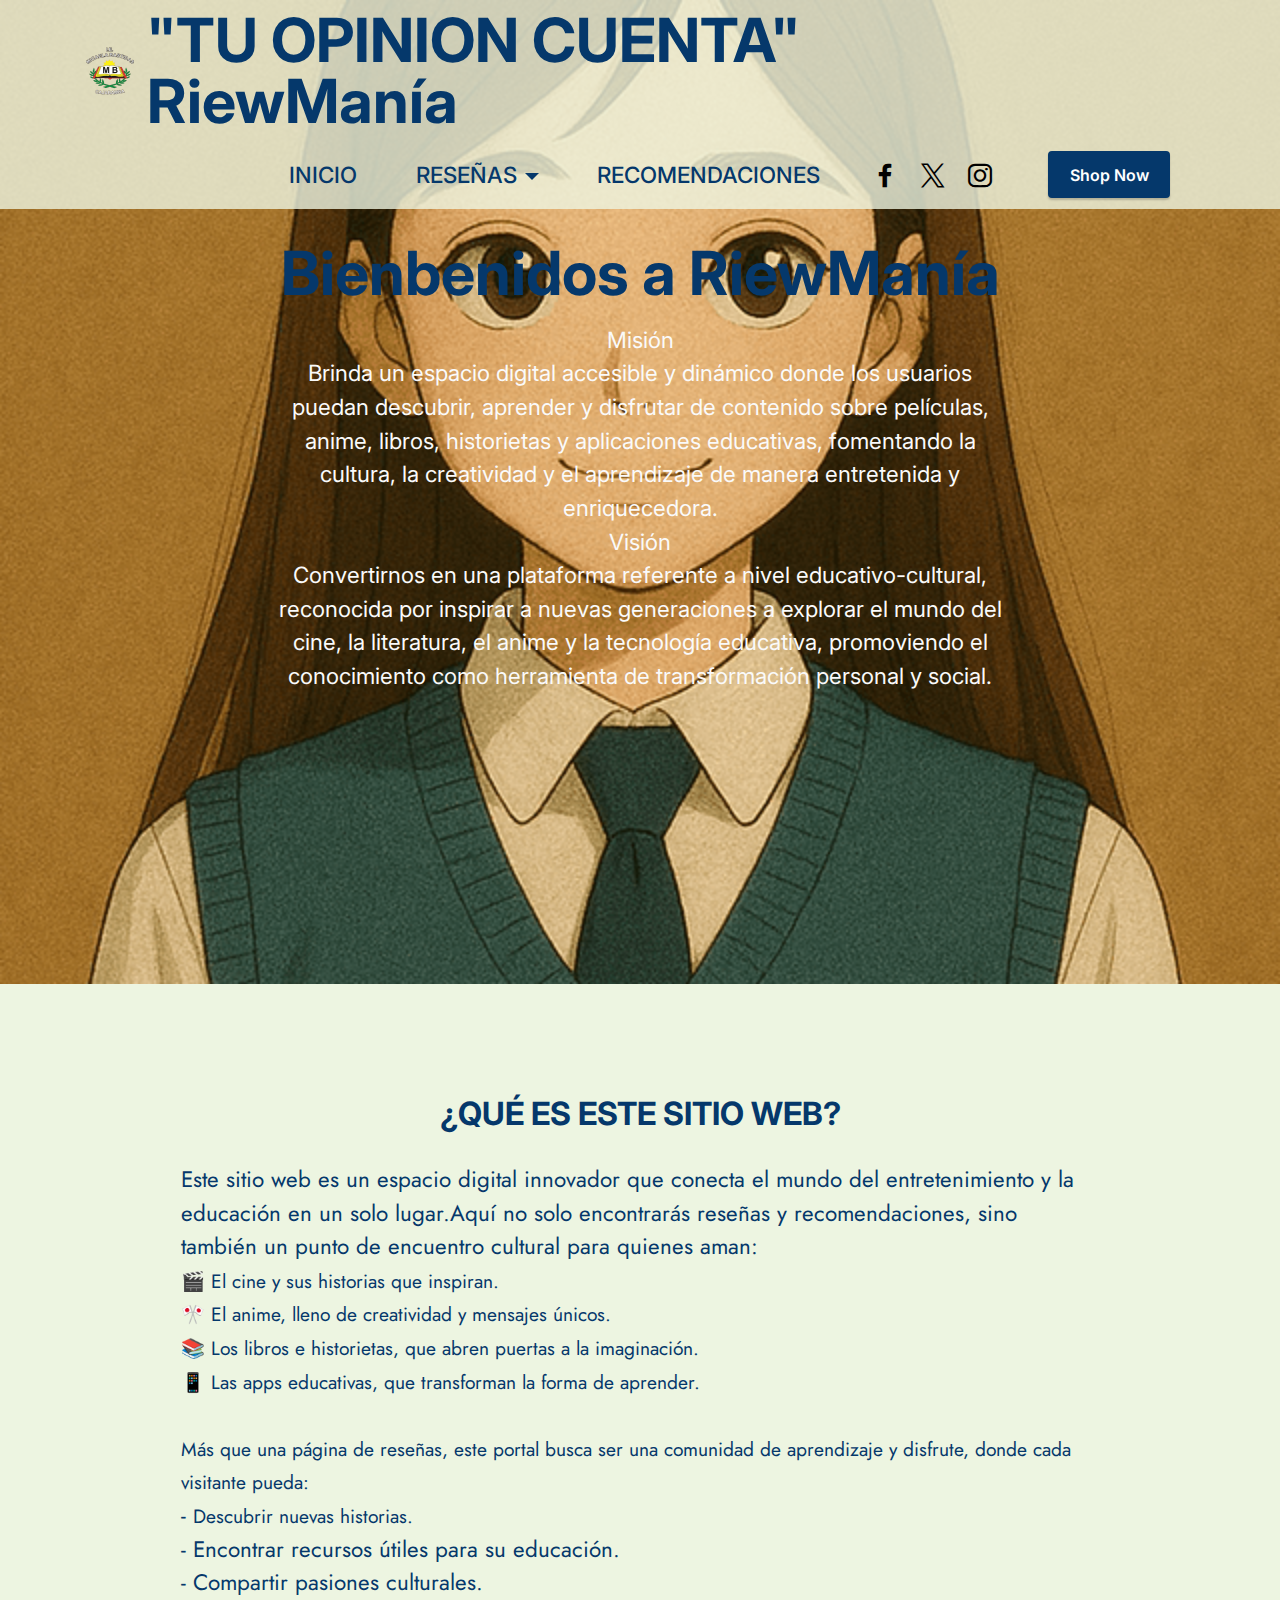
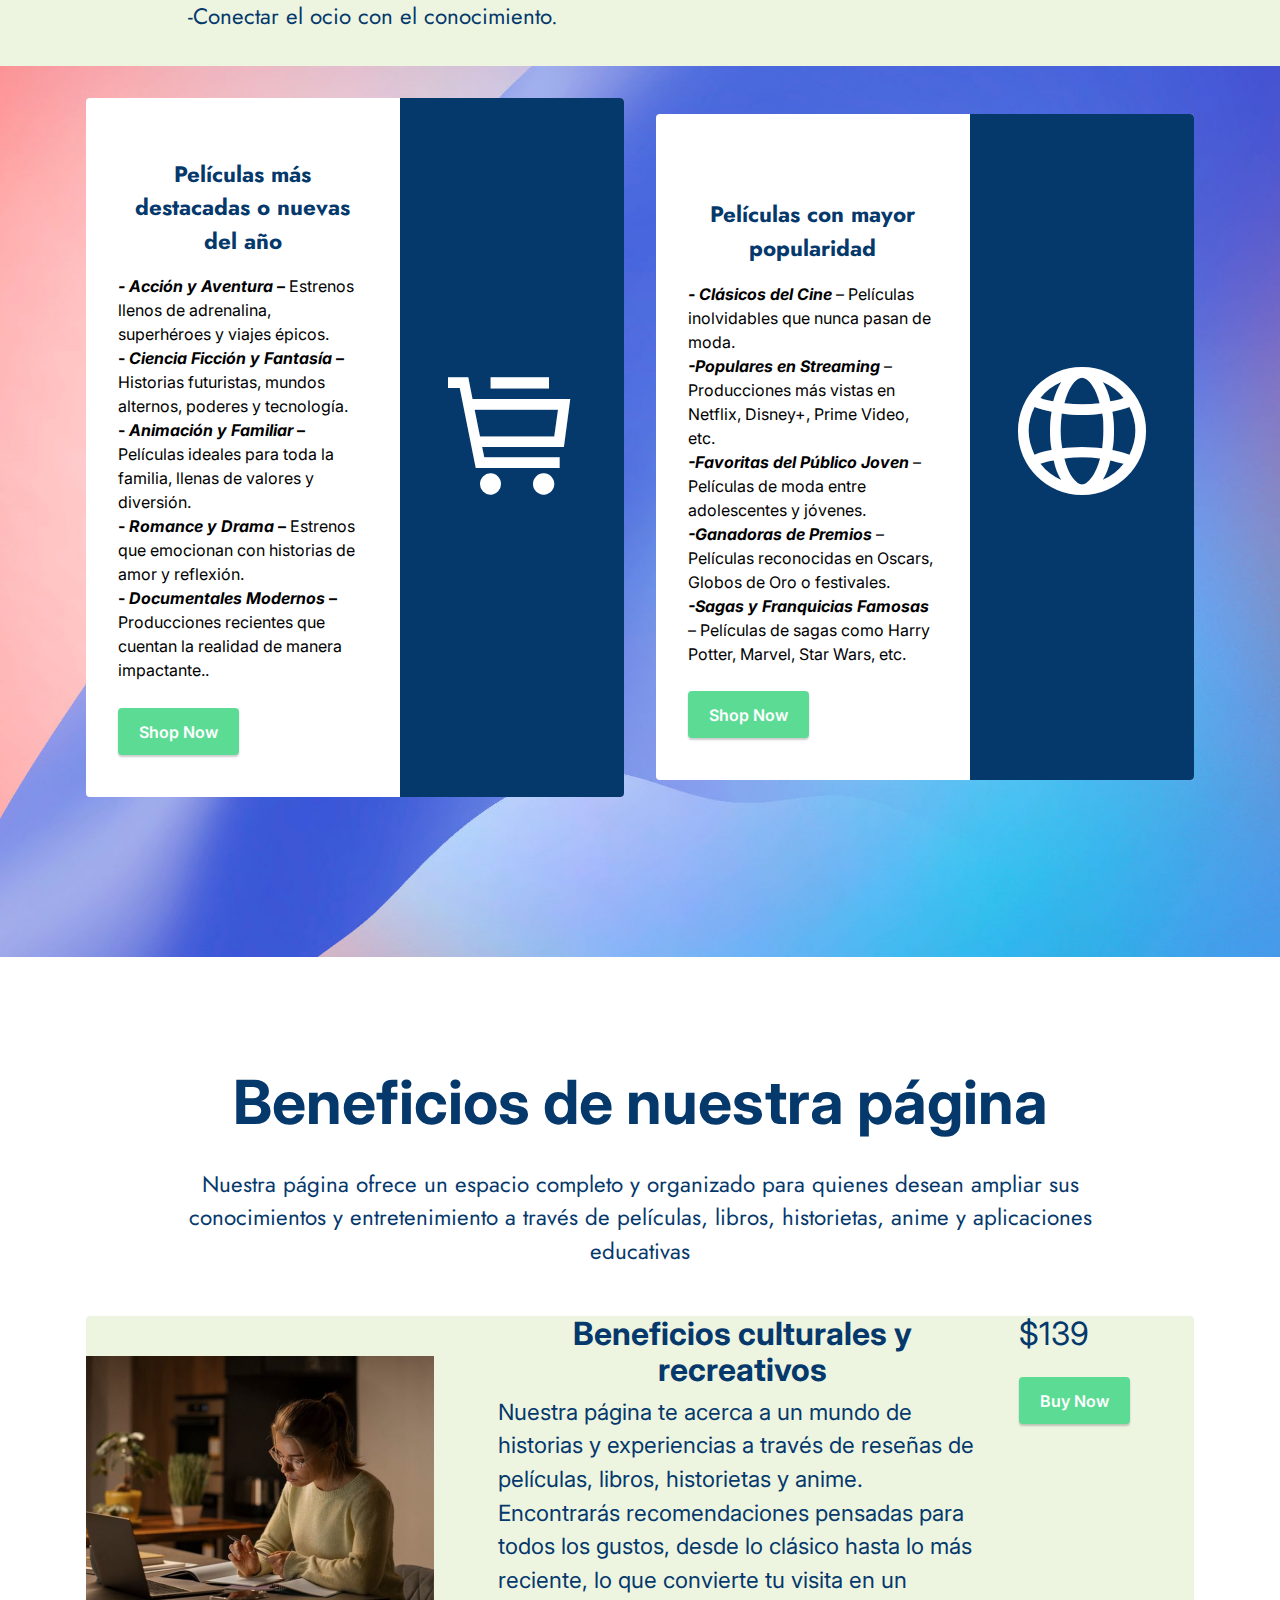
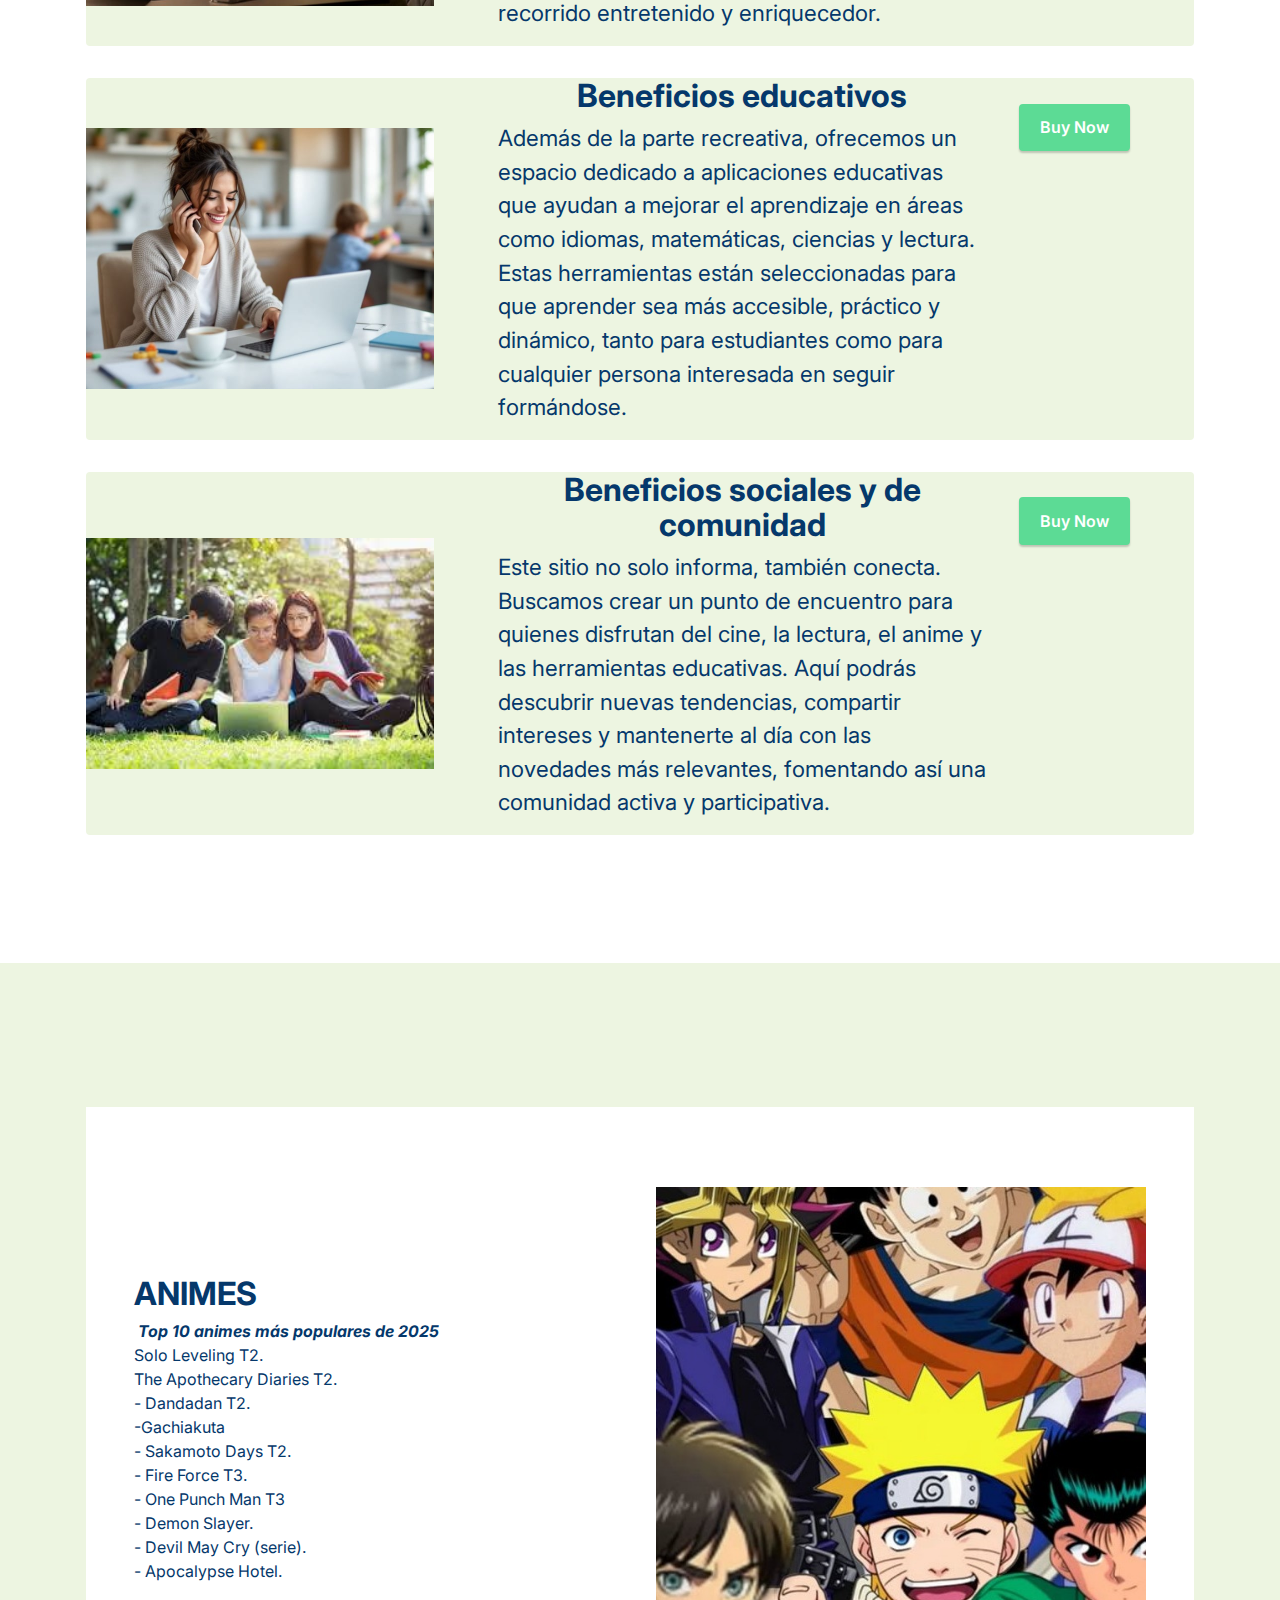
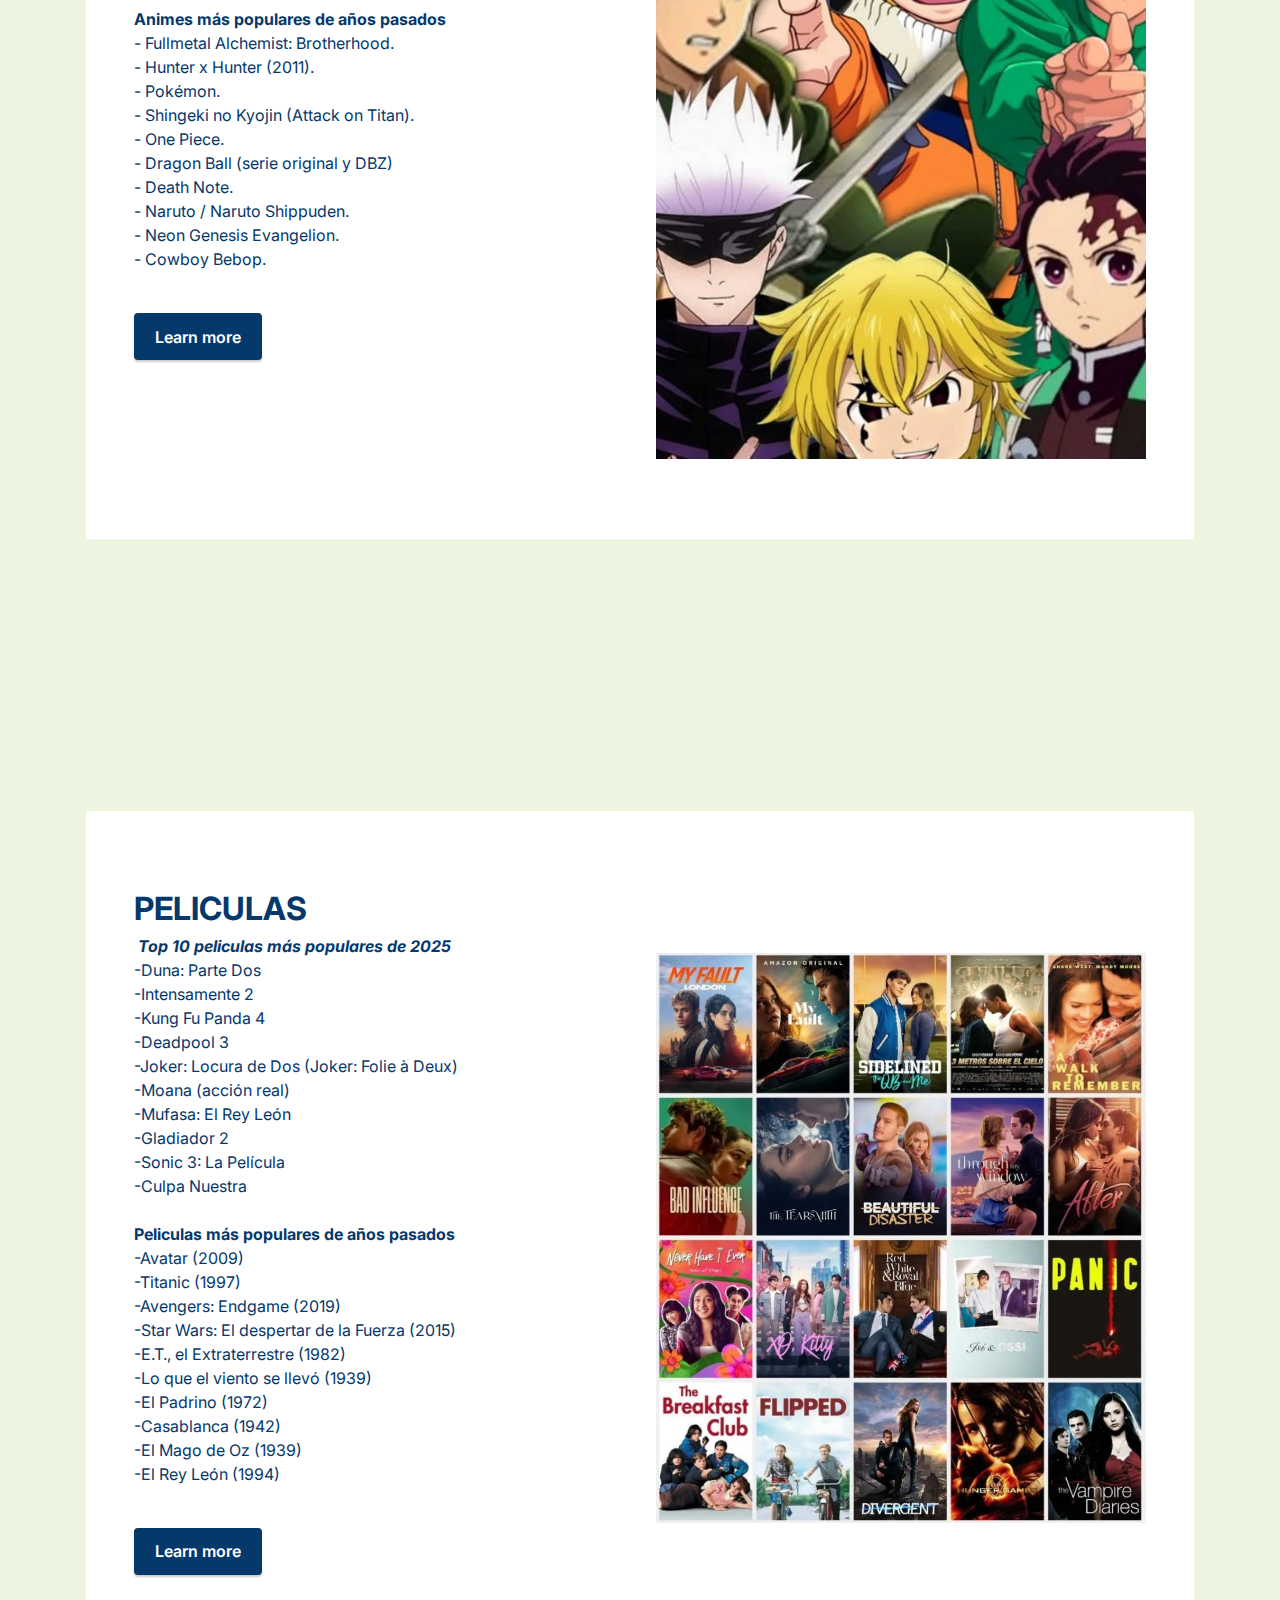
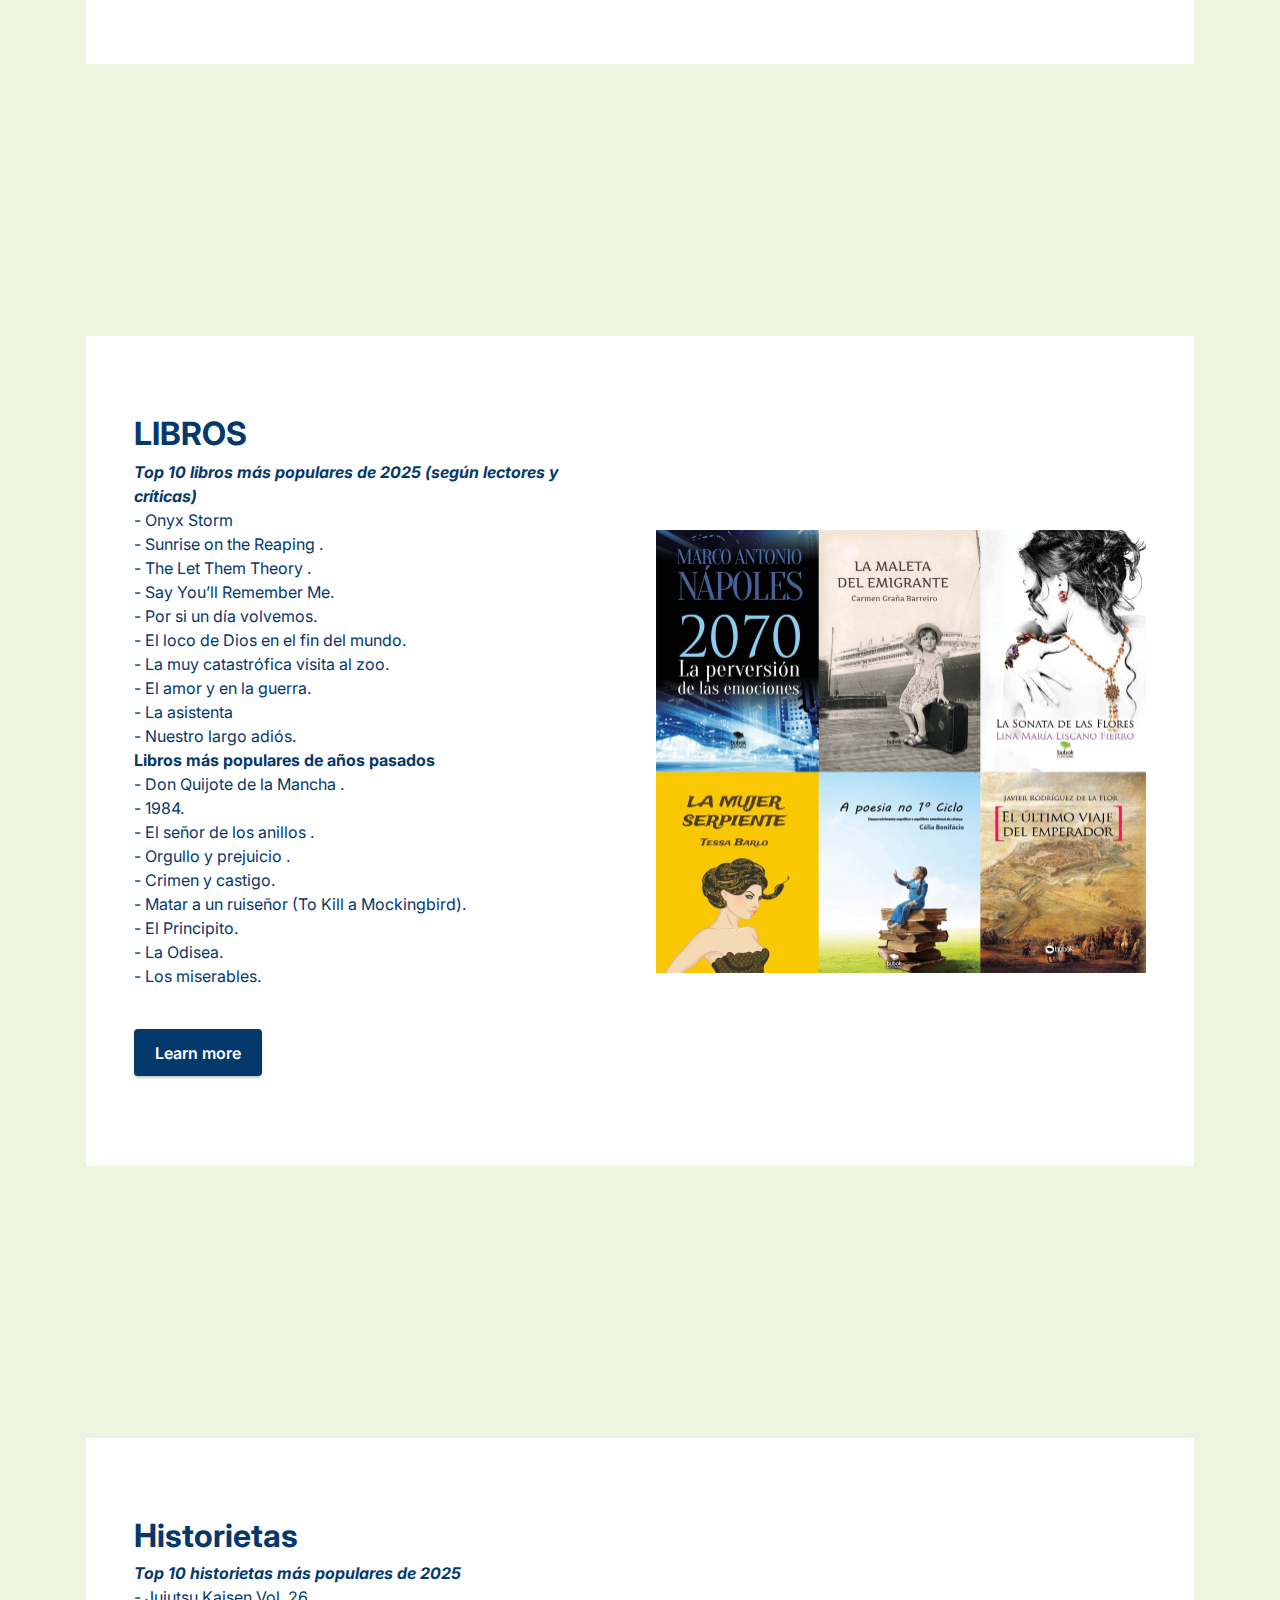
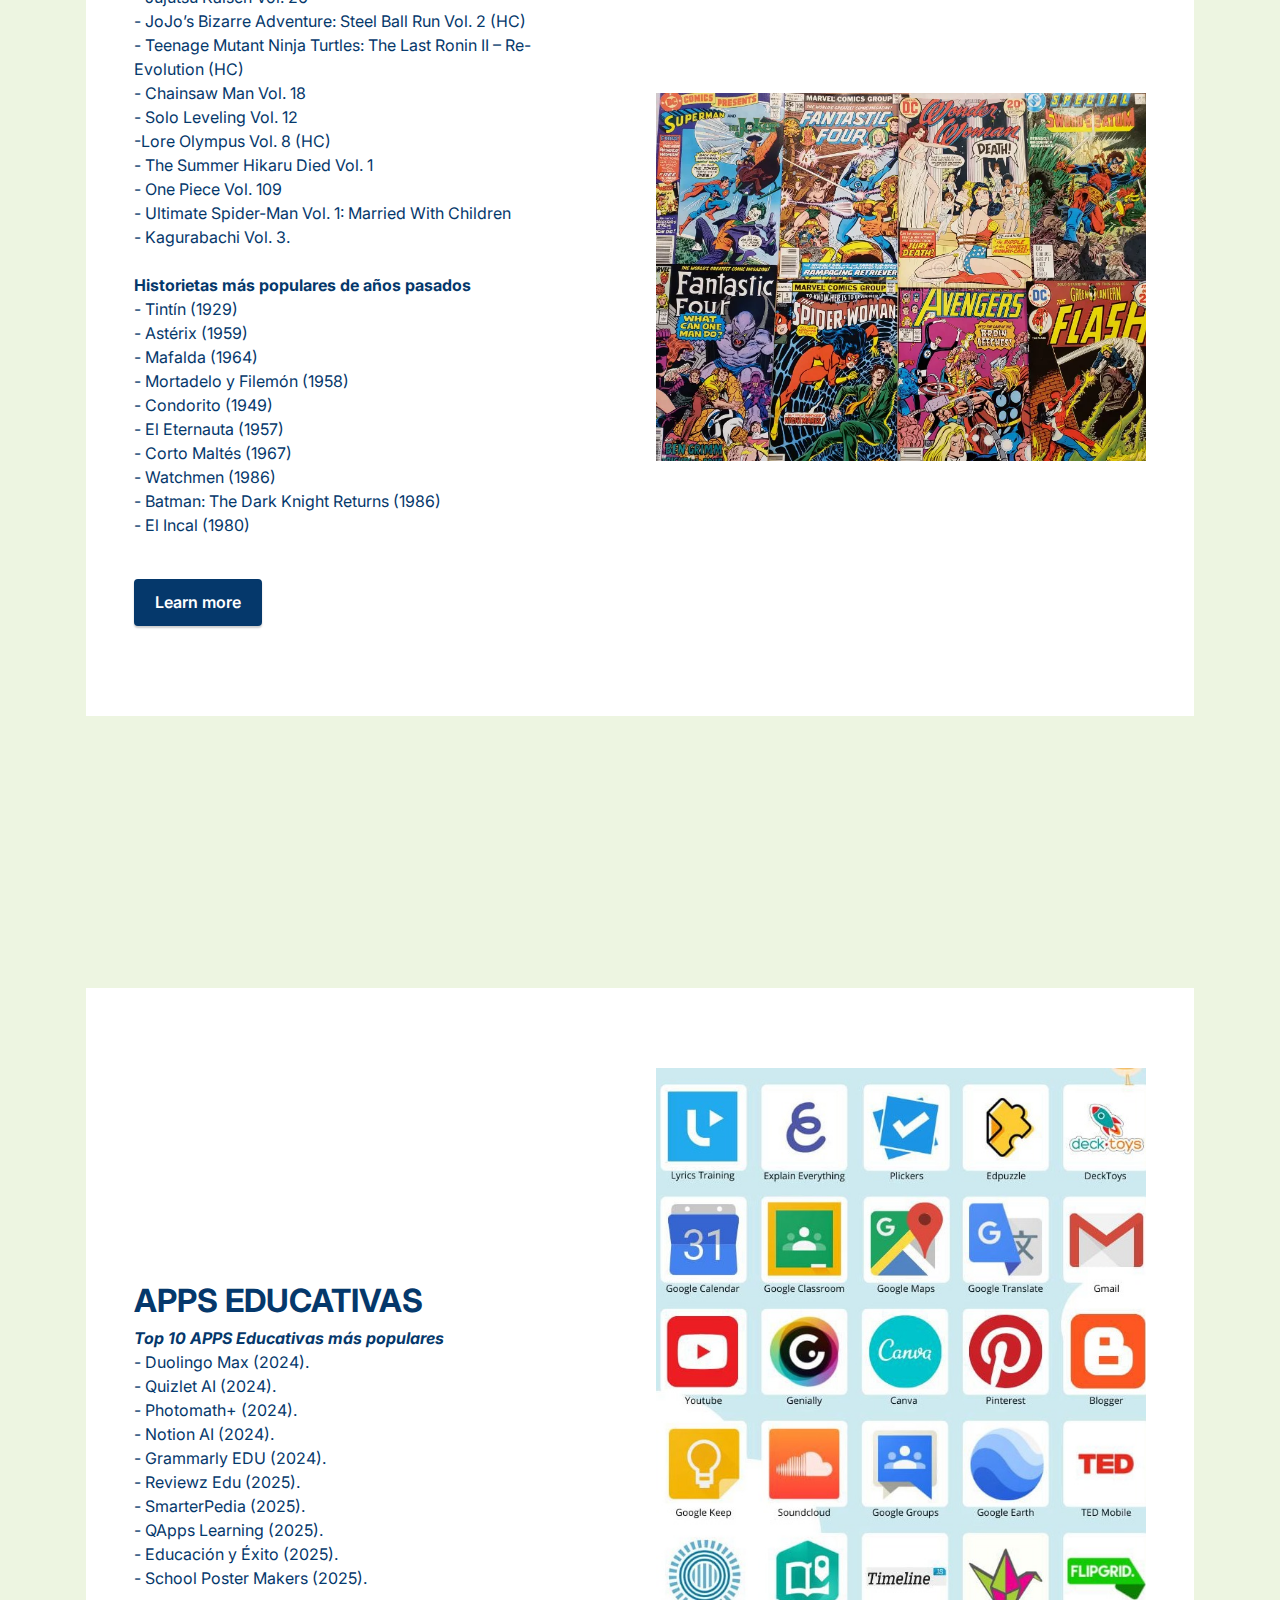
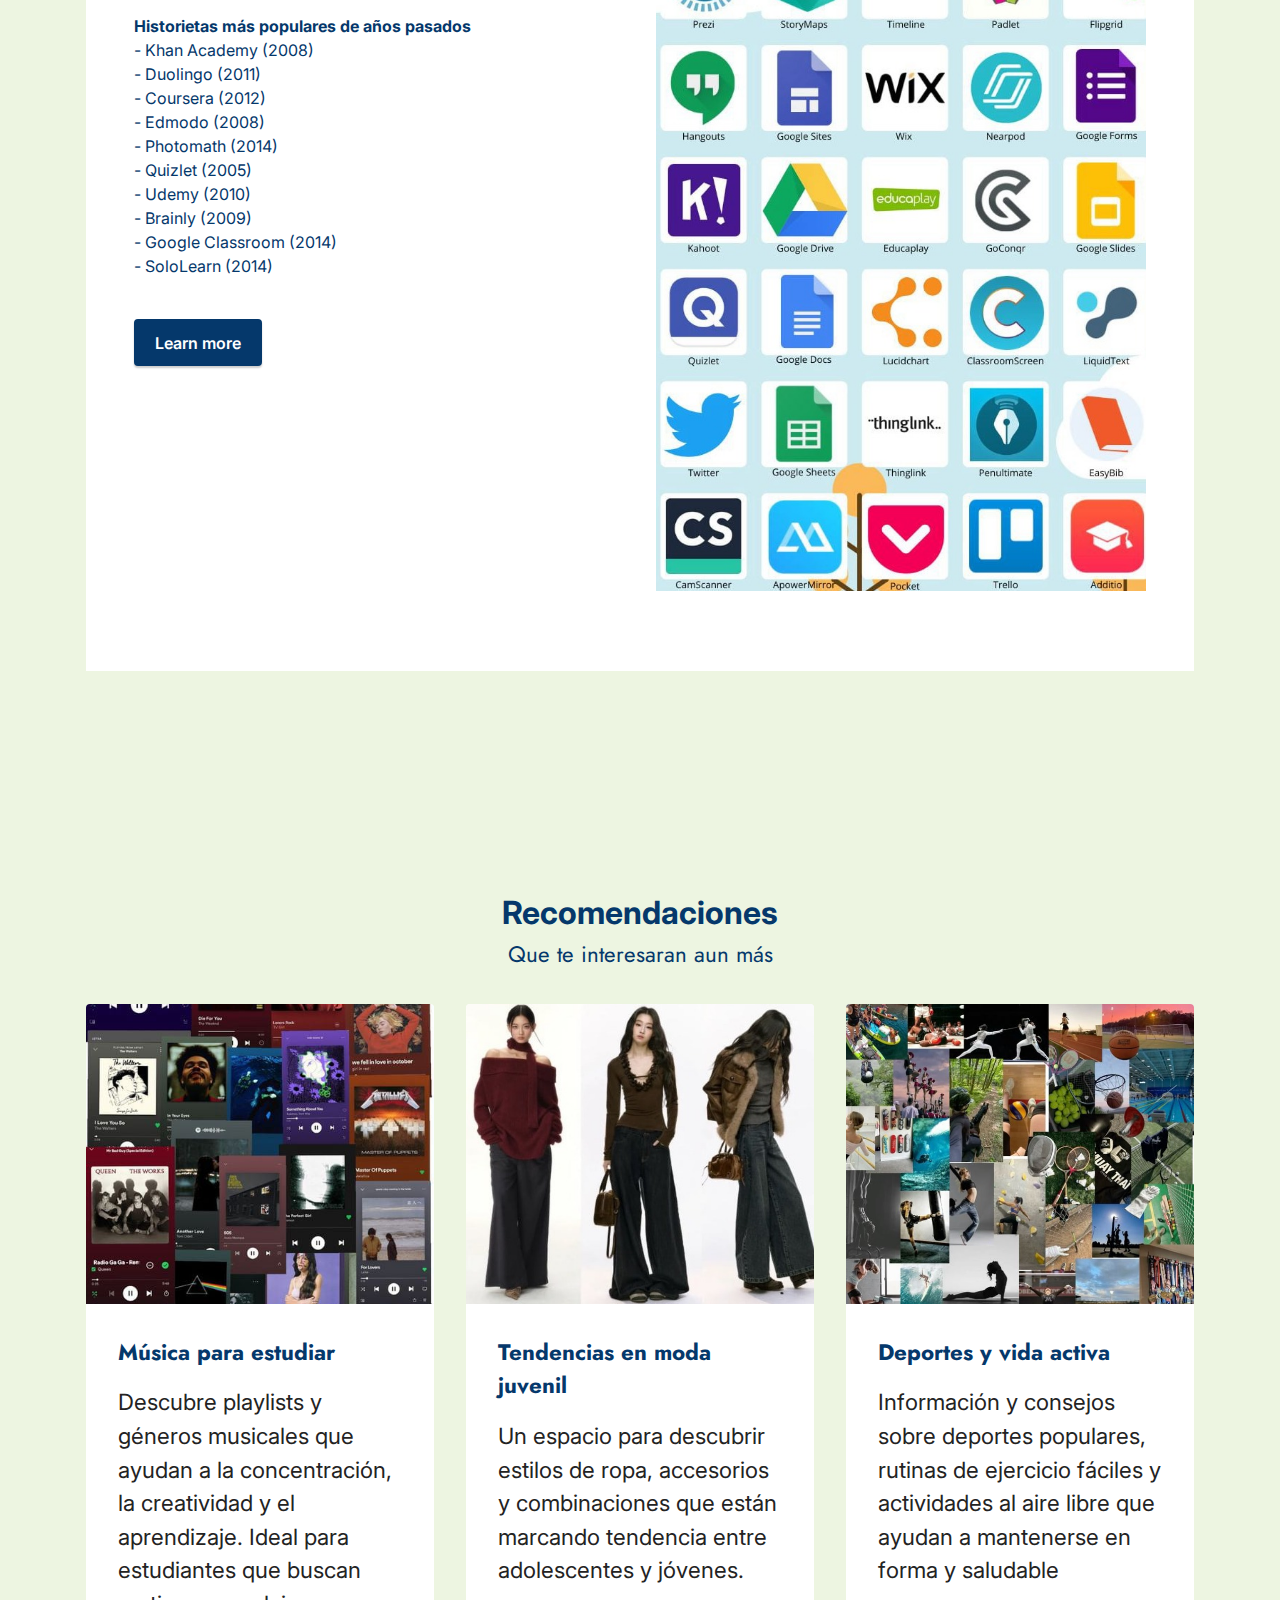
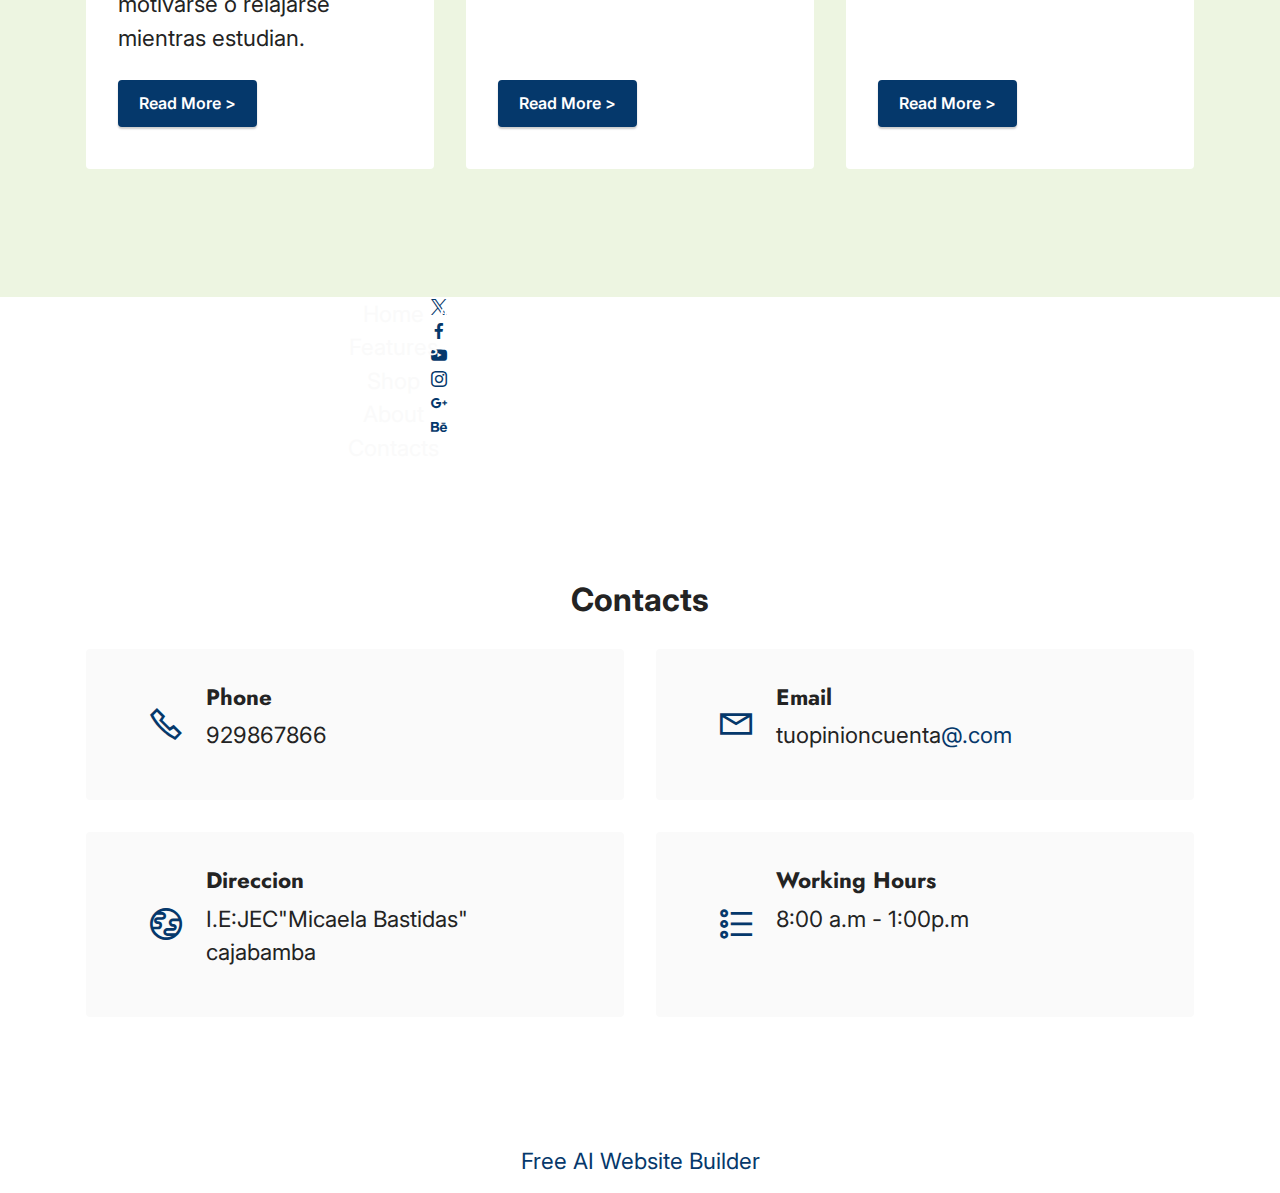
<file: index.html>
<!DOCTYPE html>
<html  >
<head>
  <!-- Site made with Mobirise Website Builder v6.1.4, https://mobirise.com -->
  <meta charset="UTF-8">
  <meta http-equiv="X-UA-Compatible" content="IE=edge">
  <meta name="generator" content="Mobirise v6.1.4, mobirise.com">
  <meta name="viewport" content="width=device-width, initial-scale=1, minimum-scale=1">
  <link rel="shortcut icon" href="assets/images/logo-mb-removebg-preview-96x96.png" type="image/x-icon">
  <meta name="description" content="">
  
  
  <title>Home</title>
  <link rel="stylesheet" href="assets/web/assets/mobirise-icons2/mobirise2.css">
  <link rel="stylesheet" href="assets/bootstrap/css/bootstrap.min.css">
  <link rel="stylesheet" href="assets/dropdown/css/style.css">
  <link rel="stylesheet" href="assets/socicon/css/styles.css">
  <link rel="stylesheet" href="assets/theme/css/style.css">
  <link rel="preload" href="https://fonts.googleapis.com/css?family=Inter:100,200,300,400,500,600,700,800,900,100i,200i,300i,400i,500i,600i,700i,800i,900i&display=swap" as="style" onload="this.onload=null;this.rel='stylesheet'">
  <noscript><link rel="stylesheet" href="https://fonts.googleapis.com/css?family=Inter:100,200,300,400,500,600,700,800,900,100i,200i,300i,400i,500i,600i,700i,800i,900i&display=swap"></noscript>
  <link rel="preload" href="https://fonts.googleapis.com/css?family=Jost:100,200,300,400,500,600,700,800,900,100i,200i,300i,400i,500i,600i,700i,800i,900i&display=swap" as="style" onload="this.onload=null;this.rel='stylesheet'">
  <noscript><link rel="stylesheet" href="https://fonts.googleapis.com/css?family=Jost:100,200,300,400,500,600,700,800,900,100i,200i,300i,400i,500i,600i,700i,800i,900i&display=swap"></noscript>
  <link rel="preload" as="style" href="assets/mobirise/css/mbr-additional.css?v=5B63LW"><link rel="stylesheet" href="assets/mobirise/css/mbr-additional.css?v=5B63LW" type="text/css">

  
  
  
</head>
<body>
  
  <section data-bs-version="5.1" class="menu menu3 cid-sFAA5oUu2Y" once="menu" id="menu3-1">
    
    <nav class="navbar navbar-dropdown navbar-expand-lg">
        <div class="container">
            <div class="navbar-brand">
                <span class="navbar-logo">
                    <a href="https://mobiri.se">
                        <img src="assets/images/logo-mb-removebg-preview-96x96.png" alt="Mobirise Website Builder" style="height: 3rem;">
                    </a>
                </span>
                <span class="navbar-caption-wrap"><a class="navbar-caption text-primary display-1" href="https://mobiri.se">"TU OPINION CUENTA"<br>RiewManía<br></a></span>
            </div>
            <button class="navbar-toggler" type="button" data-toggle="collapse" data-bs-toggle="collapse" data-target="#navbarSupportedContent" data-bs-target="#navbarSupportedContent" aria-controls="navbarNavAltMarkup" aria-expanded="false" aria-label="Toggle navigation">
                <div class="hamburger">
                    <span></span>
                    <span></span>
                    <span></span>
                    <span></span>
                </div>
            </button>
            <div class="collapse navbar-collapse" id="navbarSupportedContent">
                <ul class="navbar-nav nav-dropdown" data-app-modern-menu="true"><li class="nav-item"><a class="nav-link link text-primary display-7" href="index.html#header1-i">INICIO</a></li><li class="nav-item dropdown"><a class="nav-link link text-primary dropdown-toggle display-7" href="page1.html" data-toggle="dropdown-submenu" data-bs-toggle="dropdown" data-bs-auto-close="outside" aria-expanded="false">RESEÑAS</a><div class="dropdown-menu" aria-labelledby="dropdown-456"><a class="text-primary dropdown-item display-7" href="page1.html">PELICULAS<br></a><a class="text-primary show dropdown-item display-7" href="page3.html">ANIME</a><a class="text-primary show dropdown-item display-7" href="page4.html">APPS EDUCATIVAS</a><a class="text-primary show dropdown-item display-7" href="page2.html">LIBROS E HISTORIETAS</a></div></li>
                    <li class="nav-item"><a class="nav-link link text-primary display-7" href="index.html#content4-5">RECOMENDACIONES</a></li></ul>
                <div class="icons-menu">
                    <a class="iconfont-wrapper" href="https://mobiri.se" target="_blank">
                        <span class="p-2 mbr-iconfont socicon-facebook socicon" style="color: rgb(0, 0, 0); fill: rgb(0, 0, 0);"></span>
                    </a>
                    <a class="iconfont-wrapper" href="https://mobiri.se" target="_blank">
                        <span class="p-2 mbr-iconfont socicon-twitter socicon" style="color: rgb(0, 0, 0); fill: rgb(0, 0, 0);"></span>
                    </a>
                    <a class="iconfont-wrapper" href="https://mobiri.se" target="_blank">
                        <span class="p-2 mbr-iconfont socicon-instagram socicon" style="color: rgb(0, 0, 0); fill: rgb(0, 0, 0);"></span>
                    </a>
                    
                </div>
                <div class="navbar-buttons mbr-section-btn"><a class="btn btn-primary display-4" href="https://mobiri.se">
                        Shop Now</a></div>
            </div>
        </div>
    </nav>
</section>

<section data-bs-version="5.1" class="header1 cid-sFCAOqBTxa" id="header1-i">

    

    

    <div class="container">
        <div class="row justify-content-center">
            <div class="col-12 col-lg-8">
                <h1 class="mbr-section-title mbr-fonts-style mb-3 display-1"><strong>Bienbenidos a RiewManía</strong></h1>
                <h2 class="mbr-section-subtitle mbr-fonts-style mb-3 display-7">Misión
<div>Brinda un espacio digital accesible y dinámico donde los usuarios puedan descubrir, aprender y disfrutar de contenido sobre películas, anime, libros, historietas y aplicaciones educativas, fomentando la cultura, la creatividad y el aprendizaje de manera entretenida y enriquecedora.
</div><div>Visión
</div><div>Convertirnos en una plataforma referente a nivel educativo-cultural, reconocida por inspirar a nuevas generaciones a explorar el mundo del cine, la literatura, el anime y la tecnología educativa, promoviendo el conocimiento como herramienta de transformación personal y social.</div></h2>
                <p class="mbr-text mbr-fonts-style display-7"><br><br></p>
                
            </div>
        </div>
    </div>
</section>

<section data-bs-version="5.1" class="content4 cid-sFADQxFnEn" id="content4-5">
    
    
    <div class="container">
        <div class="row justify-content-center">
            <div class="title col-md-12 col-lg-10">
                <h3 class="mbr-section-title mbr-fonts-style align-center mb-4 display-2"><strong>¿QUÉ ES ESTE SITIO WEB?</strong></h3>
                <h4 class="mbr-section-subtitle align-center mbr-fonts-style mb-4 display-5">Este sitio web es un espacio digital innovador que conecta el mundo del entretenimiento y la educación en un solo lugar.Aquí no solo encontrarás reseñas y recomendaciones, sino también un punto de encuentro cultural para quienes aman:<div><span style="font-size: 1.2rem;">🎬 El cine y sus historias que inspiran.</span><br></div><div><span style="font-size: 1.2rem;">🎌 El anime, lleno de creatividad y mensajes únicos.</span><br></div><div><span style="font-size: 1.2rem;">📚 Los libros e historietas, que abren puertas a la imaginación.</span><br></div><div><span style="font-size: 1.2rem;">📱 Las apps educativas, que transforman la forma de aprender.</span><br></div><div><span style="font-size: 1.2rem;"><br></span></div><div><span style="font-size: 1.2rem;">Más que una página de reseñas, este portal busca ser una comunidad de aprendizaje y disfrute, donde cada visitante pueda:</span><br></div><div>-&nbsp;<span style="font-size: 1.2rem;">Descubrir nuevas historias.</span></div><div>- Encontrar recursos útiles para su educación.</div><div>- Compartir pasiones culturales.</div><div>&nbsp;-Conectar el ocio con el conocimiento.</div></h4>
                
            </div>
        </div>
    </div>
</section>

<section data-bs-version="5.1" class="features5 cid-sFACYYm0AQ" id="features6-3">

    

    
    <div class="container">
        <div class="row justify-content-center">
            <div class="card col-12 col-lg-6">
                <div class="card-wrapper mbr-flex">
                    <div class="card-box align-left">
                        <h6 class="card-subtitle mbr-fonts-style align-left mb-2 display-4">&nbsp;</h6>
                        <h5 class="card-title mbr-fonts-style align-left mb-3 display-5"><strong>Películas más destacadas o nuevas del año</strong></h5>
                        <p class="mbr-text mbr-fonts-style mb-3 display-4"><strong><em>- Acción y Aventura</em> – </strong>Estrenos llenos de adrenalina, superhéroes y viajes épicos.<br><strong>- </strong><em style="font-weight: bold;">Ciencia Ficción y Fantasía</em><strong> – </strong>Historias futuristas, mundos alternos, poderes y tecnología.<br><strong>- <em>Animación y Familiar </em>– </strong>Películas ideales para toda la familia, llenas de valores y diversión.<br><strong>-&nbsp;<em>Romance y Drama </em>–</strong> Estrenos que emocionan con historias de amor y reflexión.<br><strong>-<em> Documentales Modernos</em> – </strong>Producciones recientes que cuentan la realidad de manera impactante..</p>
                        <div class="mbr-section-btn"><a href="https://mobiri.se" class="btn btn-secondary display-4">Shop Now</a></div>
                    </div>
                    <div class="img-wrapper img1 align-center">
                        <span class="mbr-iconfont mobi-mbri-cart-full mobi-mbri"></span>
                    </div>
                </div>
            </div>

            <div class="card col-12 col-lg-6">
                <div class="card-wrapper mbr-flex">
                    <div class="card-box align-left">
                        <h6 class="card-subtitle mbr-fonts-style align-left mb-2 display-4"><br><br></h6>
                        <h5 class="card-title mbr-fonts-style align-left mb-3 display-5"><strong>Películas con mayor popularidad</strong></h5>
                        <p class="mbr-text mbr-fonts-style mb-3 display-4"><strong><em>- Clásicos del Cine</em></strong> – Películas inolvidables que nunca pasan de moda.<br><strong><em>-Populares en Streaming</em></strong> – Producciones más vistas en Netflix, Disney+, Prime Video, etc.<br><strong><em>-Favoritas del Público Joven</em></strong> – Películas de moda entre adolescentes y jóvenes.<br><strong><em>-Ganadoras de Premios</em></strong> – Películas reconocidas en Oscars, Globos de Oro o festivales.<br><strong><em>-Sagas y Franquicias Famosas</em></strong> – Películas de sagas como Harry Potter, Marvel, Star Wars, etc.</p>
                        <div class="mbr-section-btn"><a href="https://mobiri.se" class="btn btn-secondary display-4">Shop Now</a></div>
                    </div>
                    <div class="img-wrapper img2 align-center">
                        <span class="mbr-iconfont mobi-mbri-globe-2 mobi-mbri"></span>
                    </div>
                </div>
            </div>
        </div>
    </div>
</section>

<section data-bs-version="5.1" class="content4 cid-sFADQQfNeA" id="content4-6">
    
    
    <div class="container">
        <div class="row justify-content-center">
            <div class="title col-md-12 col-lg-10">
                <h3 class="mbr-section-title mbr-fonts-style align-center mb-4 display-1"><strong>Beneficios de nuestra página</strong></h3>
                <h4 class="mbr-section-subtitle align-center mbr-fonts-style mb-4 display-5">Nuestra página ofrece un espacio completo y organizado para quienes desean ampliar sus conocimientos y entretenimiento a través de películas, libros, historietas, anime y aplicaciones educativas</h4>
                
            </div>
        </div>
    </div>
</section>

<section data-bs-version="5.1" class="features8 cid-sFADMOwrhN" xmlns="http://www.w3.org/1999/html" id="features9-4">
    
    

    

    <div class="container">
        <div class="card">
            <div class="card-wrapper">
                <div class="row align-items-center">
                    <div class="col-12 col-md-4">
                        <div class="image-wrapper">
                            <img src="assets/images/imag6-696x500.jpg" alt="Mobirise Website Builder">
                        </div>
                    </div>
                    <div class="col-12 col-md">
                        <div class="card-box">
                            <div class="row">
                                <div class="col-md">
                                    <h6 class="card-title mbr-fonts-style display-2"><strong>Beneficios culturales y recreativos</strong></h6>
                                    <p class="mbr-text mbr-fonts-style display-7">Nuestra página te acerca a un mundo de historias y experiencias a través de reseñas de películas, libros, historietas y anime. Encontrarás recomendaciones pensadas para todos los gustos, desde lo clásico hasta lo más reciente, lo que convierte tu visita en un recorrido entretenido y enriquecedor.<br></p>
                                </div>
                                <div class="col-md-auto">
                                    <p class="price mbr-fonts-style display-2">$139</p>
                                    <div class="mbr-section-btn"><a href="https://mobiri.se" class="btn btn-secondary display-4">
                                            Buy Now
                                        </a></div>
                                </div>
                                <div></div>
                            </div>
                        </div>
                    </div>
                </div>
            </div>
        </div>
        <div class="card">
            <div class="card-wrapper">
                <div class="row align-items-center">
                    <div class="col-12 col-md-4">
                        <div class="image-wrapper">
                            <img src="assets/images/imagen4-696x522.jpg" alt="Mobirise Website Builder">
                        </div>
                    </div>
                    <div class="col-12 col-md">
                        <div class="card-box">
                            <div class="row">
                                <div class="col-md">
                                    <h6 class="card-title mbr-fonts-style display-2"><strong>Beneficios educativos</strong></h6>
                                    <p class="mbr-text mbr-fonts-style display-7">Además de la parte recreativa, ofrecemos un espacio dedicado a aplicaciones educativas que ayudan a mejorar el aprendizaje en áreas como idiomas, matemáticas, ciencias y lectura. Estas herramientas están seleccionadas para que aprender sea más accesible, práctico y dinámico, tanto para estudiantes como para cualquier persona interesada en seguir formándose.</p>
                                </div>
                                <div class="col-md-auto">
                                    <p class="price mbr-fonts-style display-2"></p>
                                    <div class="mbr-section-btn"><a href="https://mobiri.se" class="btn btn-secondary display-4">
                                            Buy Now
                                        </a></div>
                                </div>
                                <div></div>
                            </div>
                        </div>
                    </div>
                </div>
            </div>
        </div>
        <div class="card">
            <div class="card-wrapper">
                <div class="row align-items-center">
                    <div class="col-12 col-md-4">
                        <div class="image-wrapper">
                            <img src="assets/images/image7-275x183.jpg" alt="Mobirise Website Builder">
                        </div>
                    </div>
                    <div class="col-12 col-md">
                        <div class="card-box">
                            <div class="row">
                                <div class="col-md">
                                    <h6 class="card-title mbr-fonts-style display-2"><strong>Beneficios sociales y de comunidad</strong></h6>
                                    <p class="mbr-text mbr-fonts-style display-7">Este sitio no solo informa, también conecta. Buscamos crear un punto de encuentro para quienes disfrutan del cine, la lectura, el anime y las herramientas educativas. Aquí podrás descubrir nuevas tendencias, compartir intereses y mantenerte al día con las novedades más relevantes, fomentando así una comunidad activa y participativa.<br></p>
                                </div>
                                <div class="col-md-auto">
                                    <p class="price mbr-fonts-style display-2"></p>
                                    <div class="mbr-section-btn"><a href="https://mobiri.se" class="btn btn-secondary display-4">
                                            Buy Now
                                        </a></div>
                                </div>
                                <div></div>
                            </div>
                        </div>
                    </div>
                </div>
            </div>
        </div>
    </div>
</section>

<section data-bs-version="5.1" class="features15 cid-uVhLwYfV4C" id="features16-3">

    

    
    <div class="container">
        <div class="content-wrapper">
            <div class="row align-items-center">
                <div class="col-12 col-lg">
                    <div class="text-wrapper">
                        <h6 class="card-title mbr-fonts-style display-2"><strong>ANIMES</strong></h6>
                        <p class="mbr-text mbr-fonts-style mb-4 display-4"><strong><em>&nbsp;Top 10 animes más populares de 2025</em></strong><br>Solo Leveling T2.<br>The Apothecary Diaries T2.<br>- Dandadan T2.<br>-Gachiakuta<br>- Sakamoto Days T2.<br>- Fire Force T3.<br>- One Punch Man T3<br>- Demon Slayer.<br>- Devil May Cry (serie).<br>- Apocalypse Hotel.&nbsp;<br><br><strong>Animes más populares de años pasados&nbsp;</strong><br>- Fullmetal Alchemist: Brotherhood.<br>- Hunter x Hunter (2011).<br>- Pokémon.<br>- Shingeki no Kyojin (Attack on Titan).<br>- One Piece.<br>- Dragon Ball (serie original y DBZ)<br>- Death Note.<br>- Naruto / Naruto Shippuden.<br>- Neon Genesis Evangelion.<br>- Cowboy Bebop.<br></p>
                        <div class="mbr-section-btn mt-3"><a class="btn btn-primary display-4" href="https://mobiri.se">Learn more</a></div>
                    </div>
                </div>
                <div class="col-12 col-lg-6">
                    <div class="image-wrapper">
                        <img src="assets/images/imag10-736x1308.jpeg" alt="Mobirise Website Builder">
                    </div>
                </div>
            </div>
        </div>
    </div>
</section>

<section data-bs-version="5.1" class="features15 cid-uVQ0eNZvl1" id="features16-b">

    

    
    <div class="container">
        <div class="content-wrapper">
            <div class="row align-items-center">
                <div class="col-12 col-lg">
                    <div class="text-wrapper">
                        <h6 class="card-title mbr-fonts-style display-2"><strong>PELICULAS</strong></h6>
                        <p class="mbr-text mbr-fonts-style mb-4 display-4"><strong><em>&nbsp;Top 10 peliculas más populares de 2025</em></strong><br>-Duna: Parte Dos<br>-Intensamente 2<br>-Kung Fu Panda 4<br>-Deadpool 3<br>-Joker: Locura de Dos (Joker: Folie à Deux)<br>-Moana (acción real)<br>-Mufasa: El Rey León<br>-Gladiador 2<br>-Sonic 3: La Película<br>-Culpa Nuestra<br><br><strong>Peliculas más populares de años pasados&nbsp;</strong><br>-Avatar (2009)<br>-Titanic (1997)<br>-Avengers: Endgame (2019)<br>-Star Wars: El despertar de la Fuerza (2015)<br>-E.T., el Extraterrestre (1982)<br>-Lo que el viento se llevó (1939)<br>-El Padrino (1972)<br>-Casablanca (1942)<br>-El Mago de Oz (1939)<br>-El Rey León (1994)<br></p>
                        <div class="mbr-section-btn mt-3"><a class="btn btn-primary display-4" href="https://mobiri.se">Learn more</a></div>
                    </div>
                </div>
                <div class="col-12 col-lg-6">
                    <div class="image-wrapper">
                        <img src="assets/images/984fab964136bac1d06c607e8fb4be00-980x1227.jpeg" alt="Mobirise Website Builder">
                    </div>
                </div>
            </div>
        </div>
    </div>
</section>

<section data-bs-version="5.1" class="features15 cid-uVhIDSddY2" id="features16-2">

    

    
    <div class="container">
        <div class="content-wrapper">
            <div class="row align-items-center">
                <div class="col-12 col-lg">
                    <div class="text-wrapper">
                        <h6 class="card-title mbr-fonts-style display-2"><strong>LIBROS</strong></h6>
                        <p class="mbr-text mbr-fonts-style mb-4 display-4"><strong><em>Top 10 libros más populares de 2025 (según lectores y críticas)</em></strong><br>- Onyx Storm&nbsp;<br>- Sunrise on the Reaping .<br>- The Let Them Theory .<br>- Say You’ll Remember Me.<br>- Por si un día volvemos.<br>- El loco de Dios en el fin del mundo.<br>- La muy catastrófica visita al zoo.<br>- El amor y en la guerra.<br>- La asistenta&nbsp;<br>- Nuestro largo adiós.<br><strong>Libros más populares de años pasados&nbsp;</strong><br>- Don Quijote de la Mancha&nbsp;.<br>- 1984.<br>- El señor de los anillos .<br>- Orgullo y prejuicio .<br>- Crimen y castigo.<br>- Matar a un ruiseñor (To Kill a Mockingbird).<br>- El Principito.<br>- La Odisea.<br>- Los miserables.<br></p>
                        <div class="mbr-section-btn mt-3"><a class="btn btn-primary display-4" href="https://mobiri.se">Learn more</a></div>
                    </div>
                </div>
                <div class="col-12 col-lg-6">
                    <div class="image-wrapper">
                        <img src="assets/images/collage-980x887.jpg" alt="Mobirise Website Builder">
                    </div>
                </div>
            </div>
        </div>
    </div>
</section>

<section data-bs-version="5.1" class="features15 cid-uVhReu701V" id="features16-6">

    

    
    <div class="container">
        <div class="content-wrapper">
            <div class="row align-items-center">
                <div class="col-12 col-lg">
                    <div class="text-wrapper">
                        <h6 class="card-title mbr-fonts-style display-2"><strong>Historietas</strong></h6>
                        <p class="mbr-text mbr-fonts-style mb-4 display-4"><strong><em>Top 10 historietas más populares de 2025&nbsp;</em></strong><br>- Jujutsu Kaisen Vol. 26<br>- JoJo’s Bizarre Adventure: Steel Ball Run Vol. 2 (HC)<br>- Teenage Mutant Ninja Turtles: The Last Ronin II – Re-Evolution (HC)<br>- Chainsaw Man Vol. 18<br>- Solo Leveling Vol. 12<br>-Lore Olympus Vol. 8 (HC)<br>- The Summer Hikaru Died Vol. 1<br>- One Piece Vol. 109<br>- Ultimate Spider-Man Vol. 1: Married With Children<br>- Kagurabachi Vol. 3.<br><br><strong>Historietas más populares de años pasados&nbsp;</strong><br>- Tintín (1929)<br>- Astérix (1959)<br>- Mafalda (1964)<br>- Mortadelo y Filemón (1958)<br>- Condorito (1949)<br>- El Eternauta (1957)<br>- Corto Maltés (1967)<br>- Watchmen (1986)<br>- Batman: The Dark Knight Returns (1986)<br>- El Incal (1980)<br></p>
                        <div class="mbr-section-btn mt-3"><a class="btn btn-primary display-4" href="https://mobiri.se">Learn more</a></div>
                    </div>
                </div>
                <div class="col-12 col-lg-6">
                    <div class="image-wrapper">
                        <img src="assets/images/imagen12.webp" alt="Mobirise Website Builder">
                    </div>
                </div>
            </div>
        </div>
    </div>
</section>

<section data-bs-version="5.1" class="features15 cid-uVhTq3rvkP" id="features16-7">

    

    
    <div class="container">
        <div class="content-wrapper">
            <div class="row align-items-center">
                <div class="col-12 col-lg">
                    <div class="text-wrapper">
                        <h6 class="card-title mbr-fonts-style display-2"><strong>APPS EDUCATIVAS</strong></h6>
                        <p class="mbr-text mbr-fonts-style mb-4 display-4"><strong><em>Top 10 APPS Educativas más populares</em></strong><br>- Duolingo Max (2024).<br>- Quizlet AI (2024).<br>- Photomath+ (2024).<br>- Notion AI (2024).<br>- Grammarly EDU (2024).<br>- Reviewz Edu (2025).<br>- SmarterPedia (2025).<br>- QApps Learning (2025).<br>- Educación y Éxito (2025).<br>- School Poster Makers (2025).<br><br><strong>Historietas más populares de años pasados&nbsp;</strong><br>- Khan Academy (2008)
<br>- Duolingo (2011)
<br>- Coursera (2012)
<br>- Edmodo (2008)
<br>- Photomath (2014)
<br>- Quizlet (2005)
<br>- Udemy (2010)
<br>- Brainly (2009)
<br>- Google Classroom (2014)
<br>- SoloLearn (2014)&nbsp;<br></p>
                        <div class="mbr-section-btn mt-3"><a class="btn btn-primary display-4" href="https://mobiri.se">Learn more</a></div>
                    </div>
                </div>
                <div class="col-12 col-lg-6">
                    <div class="image-wrapper">
                        <img src="assets/images/54ab521ef67cda6be87cf021d1d325f0-800x2000.jpeg" alt="Mobirise Website Builder">
                    </div>
                </div>
            </div>
        </div>
    </div>
</section>

<section data-bs-version="5.1" class="content2 cid-sFAOw5Fdod" id="content2-e">
    
    
    <div class="container">
        <div class="mbr-section-head">
            <h4 class="mbr-section-title mbr-fonts-style align-center mb-0 display-2"><strong>Recomendaciones</strong></h4>
            <h5 class="mbr-section-subtitle mbr-fonts-style align-center mb-0 mt-2 display-5">Que te interesaran aun más</h5>
        </div>
        <div class="row mt-4">
            <div class="item features-image col-12 col-md-6 col-lg-4">
                <div class="item-wrapper">
                    <div class="item-img">
                        <img src="assets/images/44b898a2ffc57f32f78e63d844f1323e-474x842.jpg" alt="Mobirise Website Builder" title="">
                    </div>
                    <div class="item-content">
                        <h5 class="item-title mbr-fonts-style display-5"><strong>Música para estudiar</strong></h5>
                        
                        <p class="mbr-text mbr-fonts-style mt-3 display-7">Descubre playlists y géneros musicales que ayudan a la concentración, la creatividad y el aprendizaje. Ideal para estudiantes que buscan motivarse o relajarse mientras estudian.</p>
                    </div>
                    <div class="mbr-section-btn item-footer mt-2"><a href="" class="btn item-btn btn-primary display-4" target="_blank">Read More
                            &gt;</a></div>
                </div>
            </div>
            <div class="item features-image col-12 col-md-6 col-lg-4">
                <div class="item-wrapper">
                    <div class="item-img">
                        <img src="assets/images/777262eb2e210907cd72a14db54cc0ac-2-696x911.jpeg" alt="Mobirise Website Builder" title="">
                    </div>
                    <div class="item-content">
                        <h5 class="item-title mbr-fonts-style display-5"><strong>Tendencias en moda juvenil</strong></h5>
                        
                        <p class="mbr-text mbr-fonts-style mt-3 display-7">Un espacio para descubrir estilos de ropa, accesorios y combinaciones que están marcando tendencia entre adolescentes y jóvenes. <br>
                        </p>
                    </div>
                    <div class="mbr-section-btn item-footer mt-2"><a href="" class="btn item-btn btn-primary display-4" target="_blank">Read More
                            &gt;</a></div>
                </div>
            </div>
            <div class="item features-image col-12 col-md-6 col-lg-4">
                <div class="item-wrapper">
                    <div class="item-img">
                        <img src="assets/images/39092b1b2c2245089f2851e6c59d6146-696x696.jpeg" alt="Mobirise Website Builder" title="">
                    </div>
                    <div class="item-content">
                        <h5 class="item-title mbr-fonts-style display-5"><strong>Deportes y vida activa</strong></h5>
                        
                        <p class="mbr-text mbr-fonts-style mt-3 display-7">Información y consejos sobre deportes populares, rutinas de ejercicio fáciles y actividades al aire libre que ayudan a mantenerse en forma y saludable </p>
                    </div>
                    <div class="mbr-section-btn item-footer mt-2"><a href="" class="btn item-btn btn-primary display-4" target="_blank">Read More
                            &gt;</a></div>
                </div>
            </div>

        </div>
    </div>
</section>

<section data-bs-version="5.1" class="footer3 cid-sFAOjz8nX7" once="footers" id="footer3-d">

    

    

    <div class="container">
        <div class="media-container-row align-center mbr-white">
            <div class="row row-links">
                <ul class="foot-menu">
                    
                    
                    
                    
                    
                <li class="foot-menu-item mbr-fonts-style display-7"><a href="#top" class="text-white">Home</a></li><li class="foot-menu-item mbr-fonts-style display-7"><a href="index.html#content4-5" class="text-white">Features</a></li><li class="foot-menu-item mbr-fonts-style display-7"><a href="index.html#content4-6" class="text-white">Shop</a></li><li class="foot-menu-item mbr-fonts-style display-7"><a href="index.html#features16-9" class="text-white">About</a></li><li class="foot-menu-item mbr-fonts-style display-7"><a href="index.html#contacts3-c" class="text-white">Contacts</a></li></ul>
            </div>
            <div class="row social-row">
                <div class="social-list align-right pb-2">
                    
                    
                    
                    
                    
                    
                <div class="soc-item">
                        <a href="https://twitter.com/mobirise" target="_blank">
                            <span class="socicon-twitter socicon mbr-iconfont mbr-iconfont-social"></span>
                        </a>
                    </div><div class="soc-item">
                        <a href="https://www.facebook.com/pages/Mobirise/1616226671953247" target="_blank">
                            <span class="socicon-facebook socicon mbr-iconfont mbr-iconfont-social"></span>
                        </a>
                    </div><div class="soc-item">
                        <a href="https://www.youtube.com/c/mobirise" target="_blank">
                            <span class="socicon-youtube socicon mbr-iconfont mbr-iconfont-social"></span>
                        </a>
                    </div><div class="soc-item">
                        <a href="https://instagram.com/mobirise" target="_blank">
                            <span class="socicon-instagram socicon mbr-iconfont mbr-iconfont-social"></span>
                        </a>
                    </div><div class="soc-item">
                        <a href="https://plus.google.com/u/0/+Mobirise" target="_blank">
                            <span class="socicon-googleplus socicon mbr-iconfont mbr-iconfont-social"></span>
                        </a>
                    </div><div class="soc-item">
                        <a href="https://www.behance.net/Mobirise" target="_blank">
                            <span class="socicon-behance socicon mbr-iconfont mbr-iconfont-social"></span>
                        </a>
                    </div></div>
            </div>
            <div class="row row-copirayt">
                <p class="mbr-text mb-0 mbr-fonts-style mbr-white align-center display-7">
                    © Copyright 2025 Mobirise. All Rights Reserved.
                </p>
            </div>
        </div>
    </div>
</section>

<section data-bs-version="5.1" class="contacts2 cid-uVi0oxshll" id="contacts2-8">
    <!---->
    

    
    
    <div class="container">
        <div class="mbr-section-head">
            <h3 class="mbr-section-title mbr-fonts-style align-center mb-0 display-2">
                <strong>Contacts</strong>
            </h3>
            
        </div>
        <div class="row justify-content-center mt-4">
            <div class="card col-12 col-md-6">
                <div class="card-wrapper">
                    <div class="image-wrapper">
                        <span class="mbr-iconfont mobi-mbri-phone mobi-mbri"></span>
                    </div>
                    <div class="text-wrapper">
                        <h6 class="card-title mbr-fonts-style mb-1 display-5">
                            <strong>Phone</strong>
                        </h6>
                        <p class="mbr-text mbr-fonts-style display-7">929867866</p>
                    </div>
                </div>
            </div>
            <div class="card col-12 col-md-6">
                <div class="card-wrapper">
                    <div class="image-wrapper">
                        <span class="mbr-iconfont mobi-mbri-letter mobi-mbri"></span>
                    </div>
                    <div class="text-wrapper">
                        <h6 class="card-title mbr-fonts-style mb-1 display-5">
                            <strong>Email</strong>
                        </h6>
                        <p class="mbr-text mbr-fonts-style display-7">tuopinioncuenta<a href="mailto:info@site.com" class="text-primary">@.com</a>
                        </p>
                    </div>
                </div>
            </div>
            <div class="card col-12 col-md-6">
                <div class="card-wrapper">
                    <div class="image-wrapper">
                        <span class="mbr-iconfont mobi-mbri-globe mobi-mbri"></span>
                    </div>
                    <div class="text-wrapper">
                        <h6 class="card-title mbr-fonts-style mb-1 display-5">
                            <strong>Direccion</strong></h6>
                        <p class="mbr-text mbr-fonts-style display-7">I.E:JEC"Micaela Bastidas" cajabamba</p>
                    </div>
                </div>
            </div>
            <div class="card col-12 col-md-6">
                <div class="card-wrapper">
                    <div class="image-wrapper">
                        <span class="mbr-iconfont mobi-mbri-bulleted-list mobi-mbri"></span>
                    </div>
                    <div class="text-wrapper">
                        <h6 class="card-title mbr-fonts-style mb-1 display-5">
                            <strong>Working Hours</strong>
                        </h6>
                        <p class="mbr-text mbr-fonts-style display-7">8:00 a.m - 1:00p.m</p>
                    </div>
                </div>
            </div>
        </div>
    </div>
</section><section class="display-7" style="padding: 0;align-items: center;justify-content: center;flex-wrap: wrap;    align-content: center;display: flex;position: relative;height: 4rem;"><a href="https://mobiri.se/4164927" style="flex: 1 1;height: 4rem;position: absolute;width: 100%;z-index: 1;"><img alt="" style="height: 4rem;" src="[data-uri]"></a><p style="margin: 0;text-align: center;" class="display-7">&#8204;</p><a style="z-index:1" href="https://mobirise.com/builder/ai-website-builder.html">Free AI Website Builder</a></section><script src="assets/bootstrap/js/bootstrap.bundle.min.js"></script>  <script src="assets/smoothscroll/smooth-scroll.js"></script>  <script src="assets/ytplayer/index.js"></script>  <script src="assets/dropdown/js/navbar-dropdown.js"></script>  <script src="assets/theme/js/script.js"></script>  
  
  
</body>
</html>
</file>
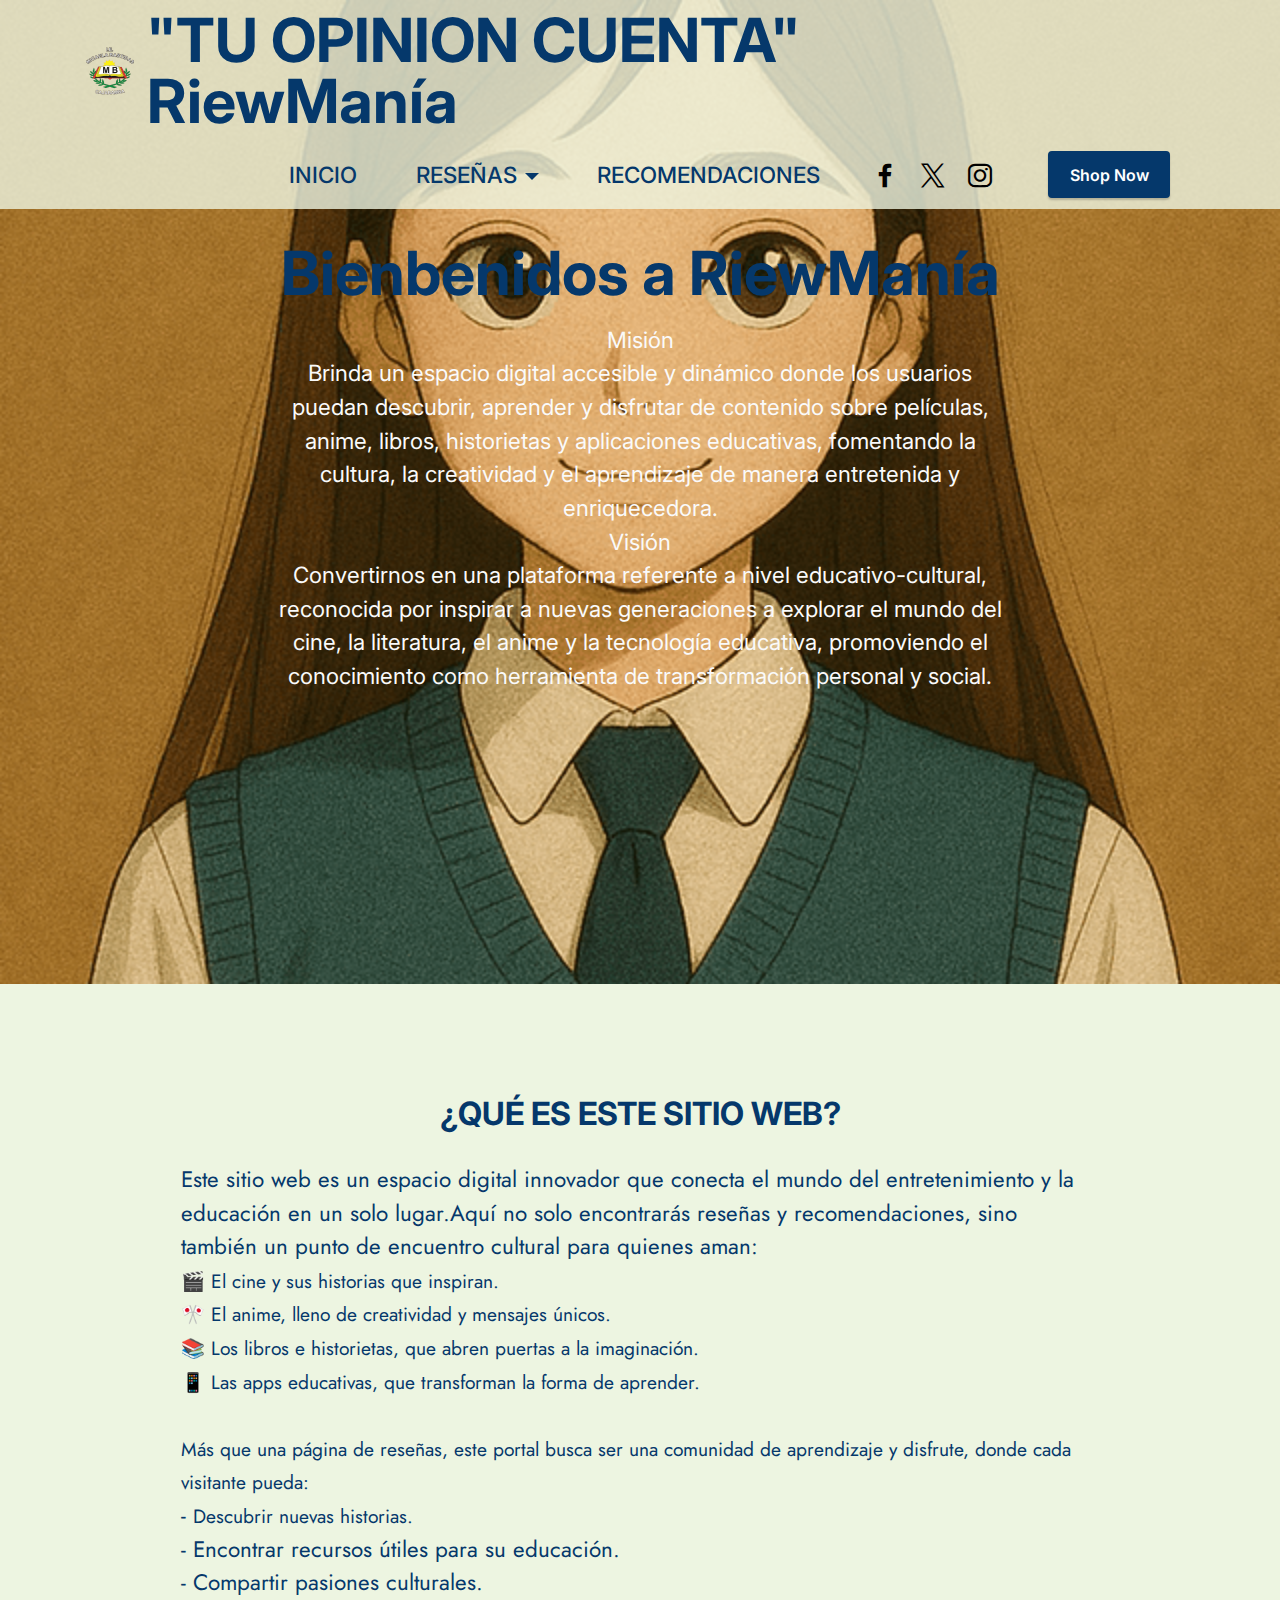
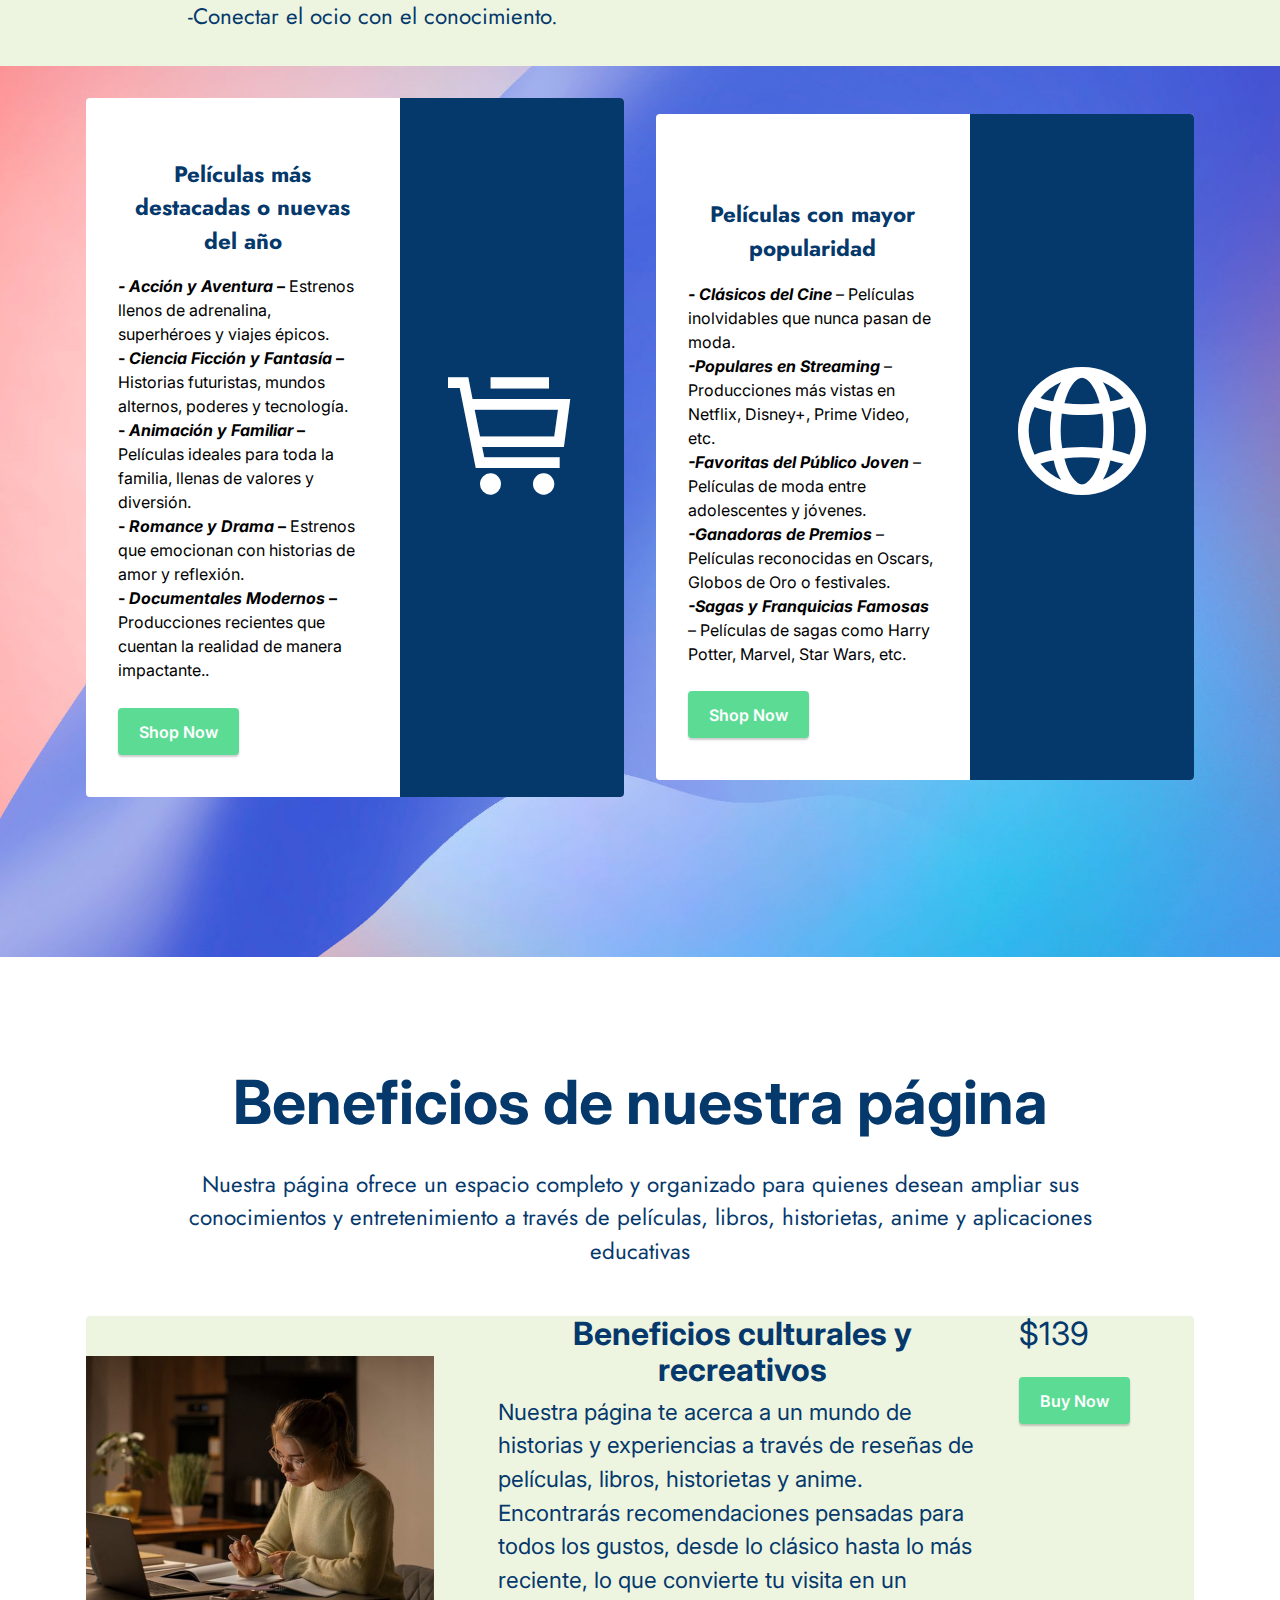
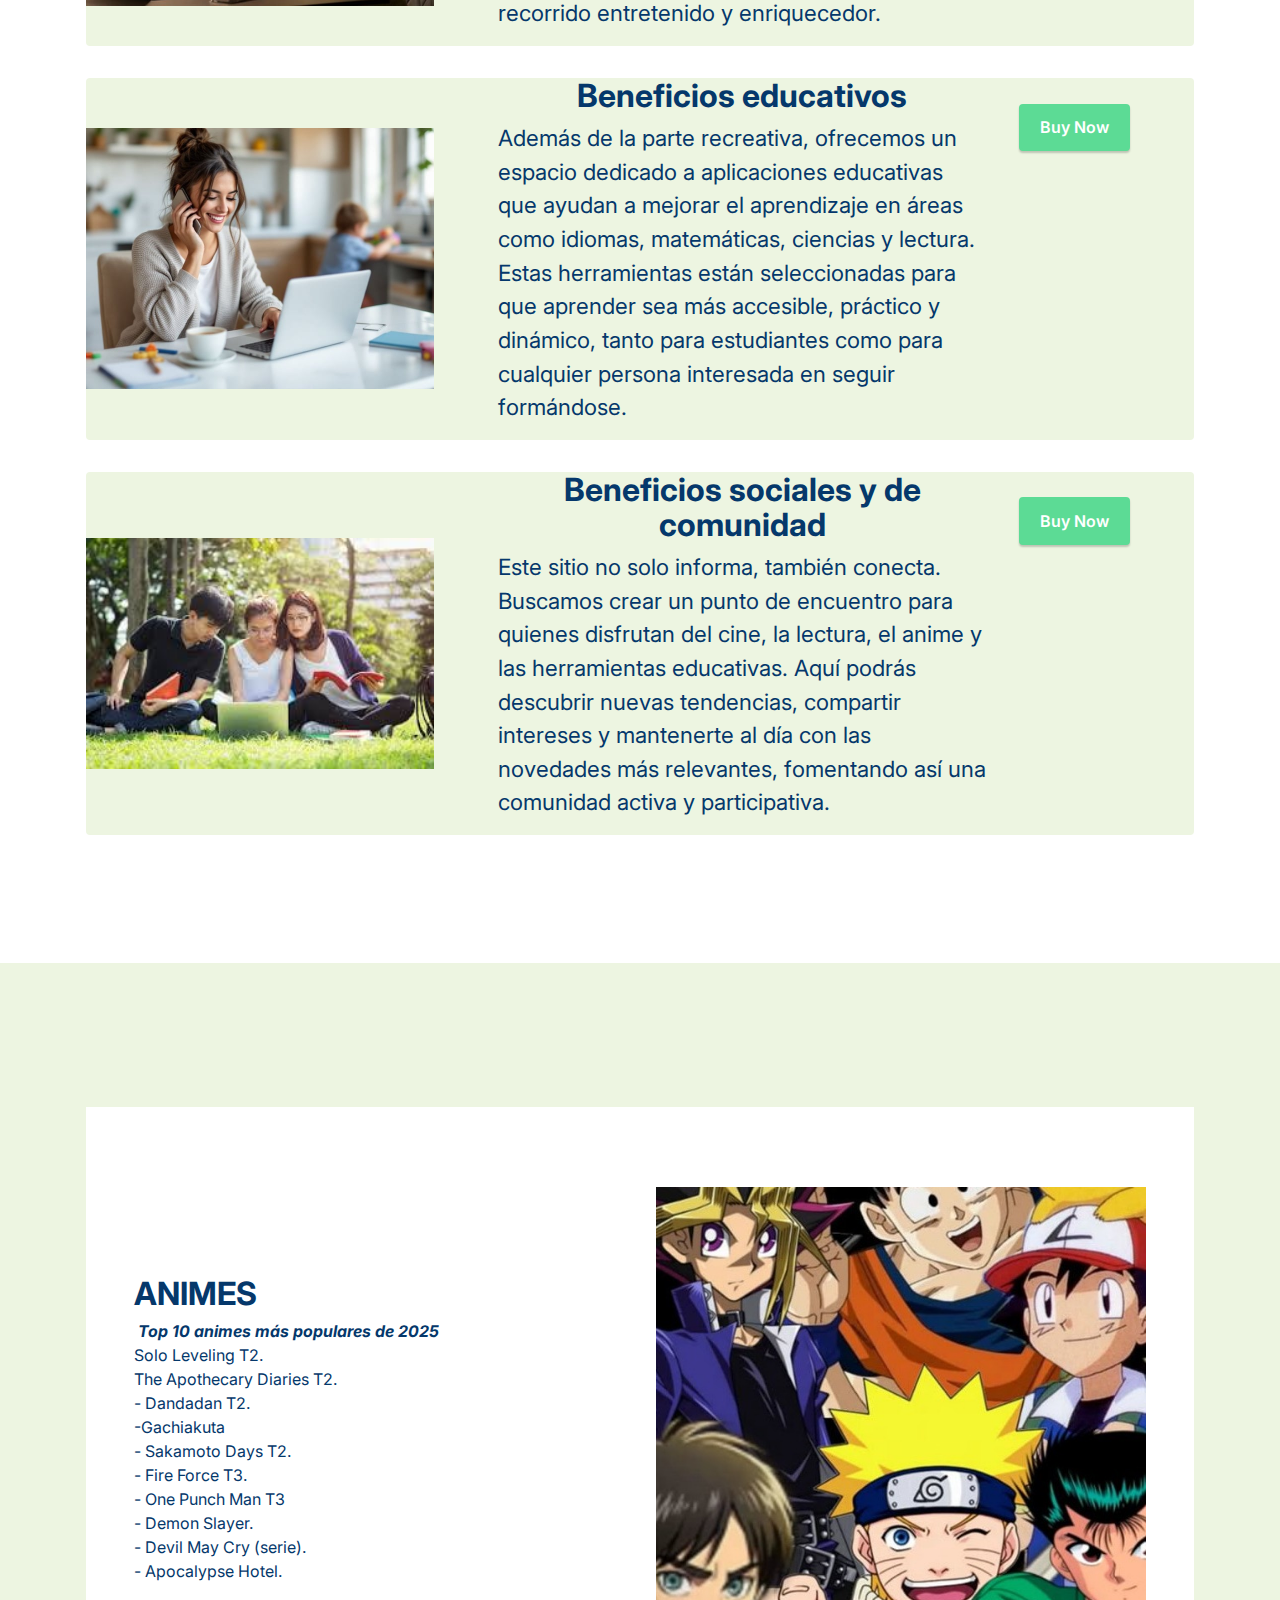
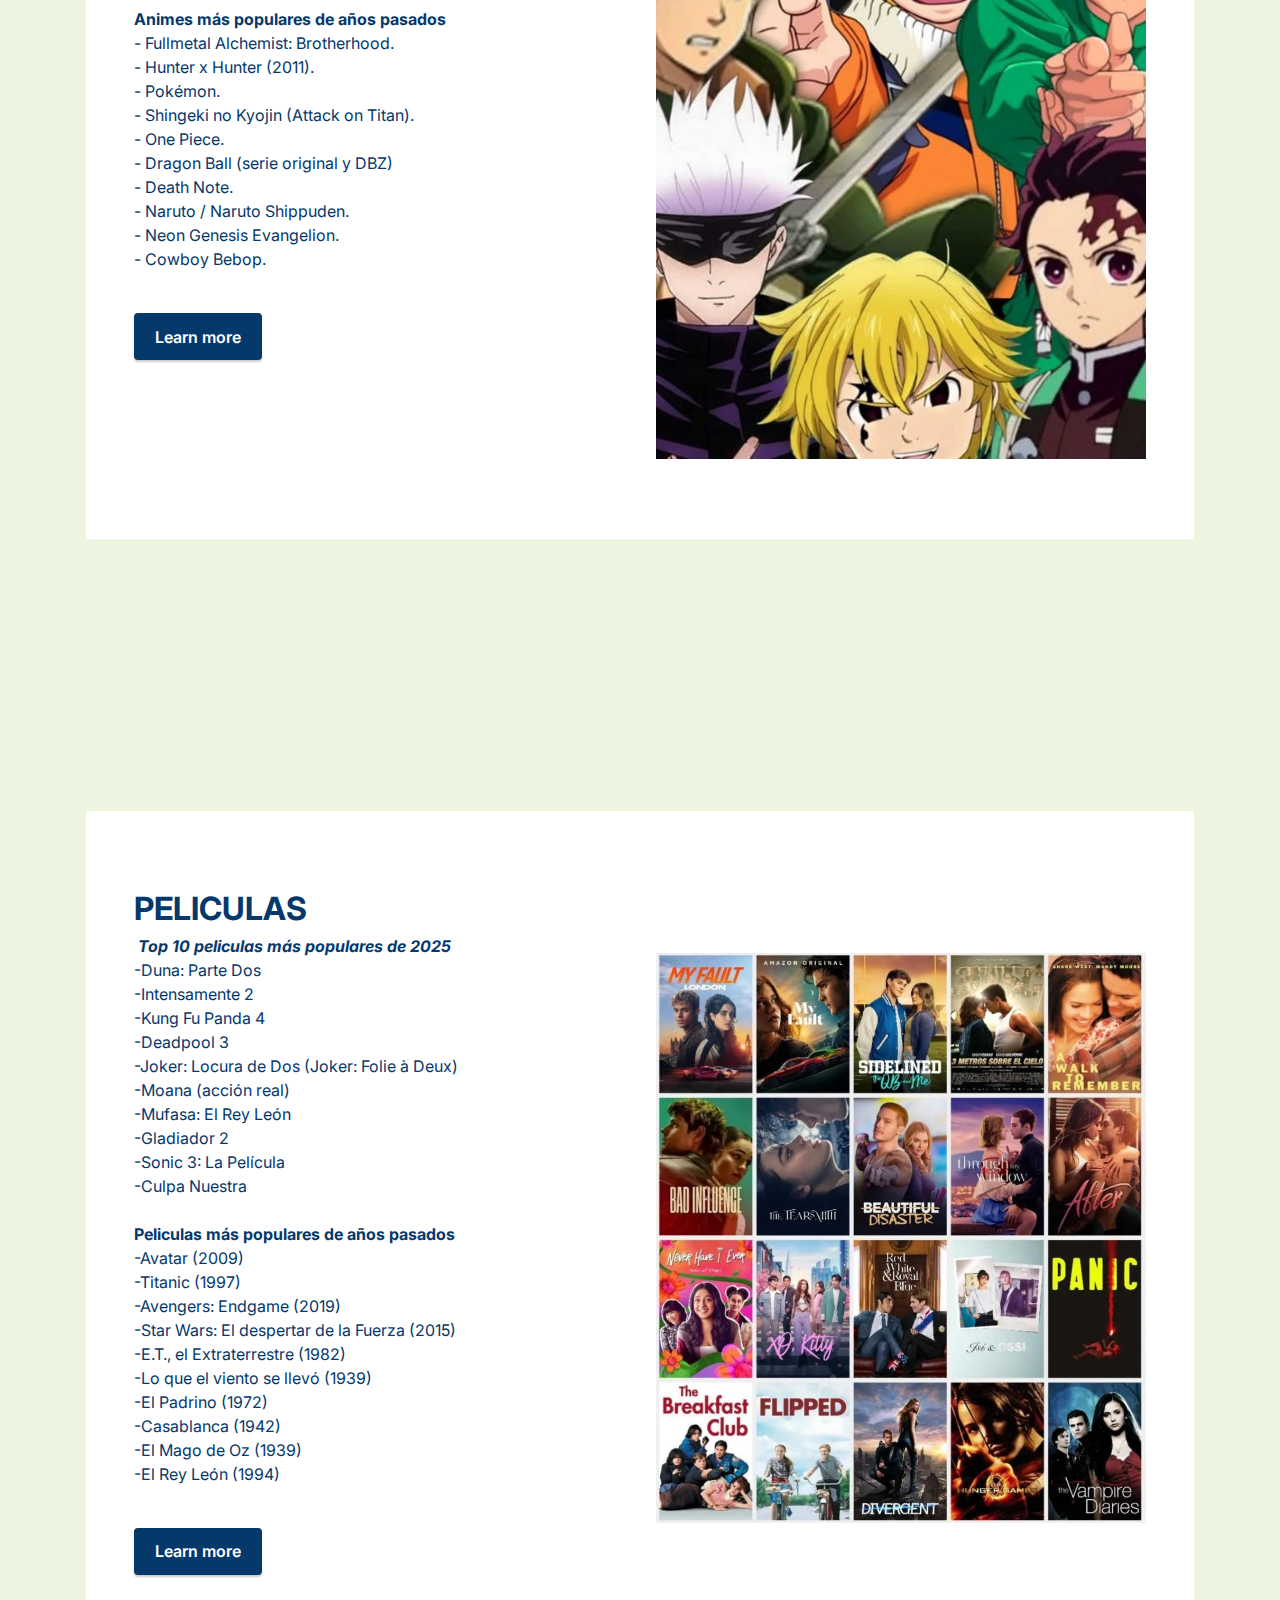
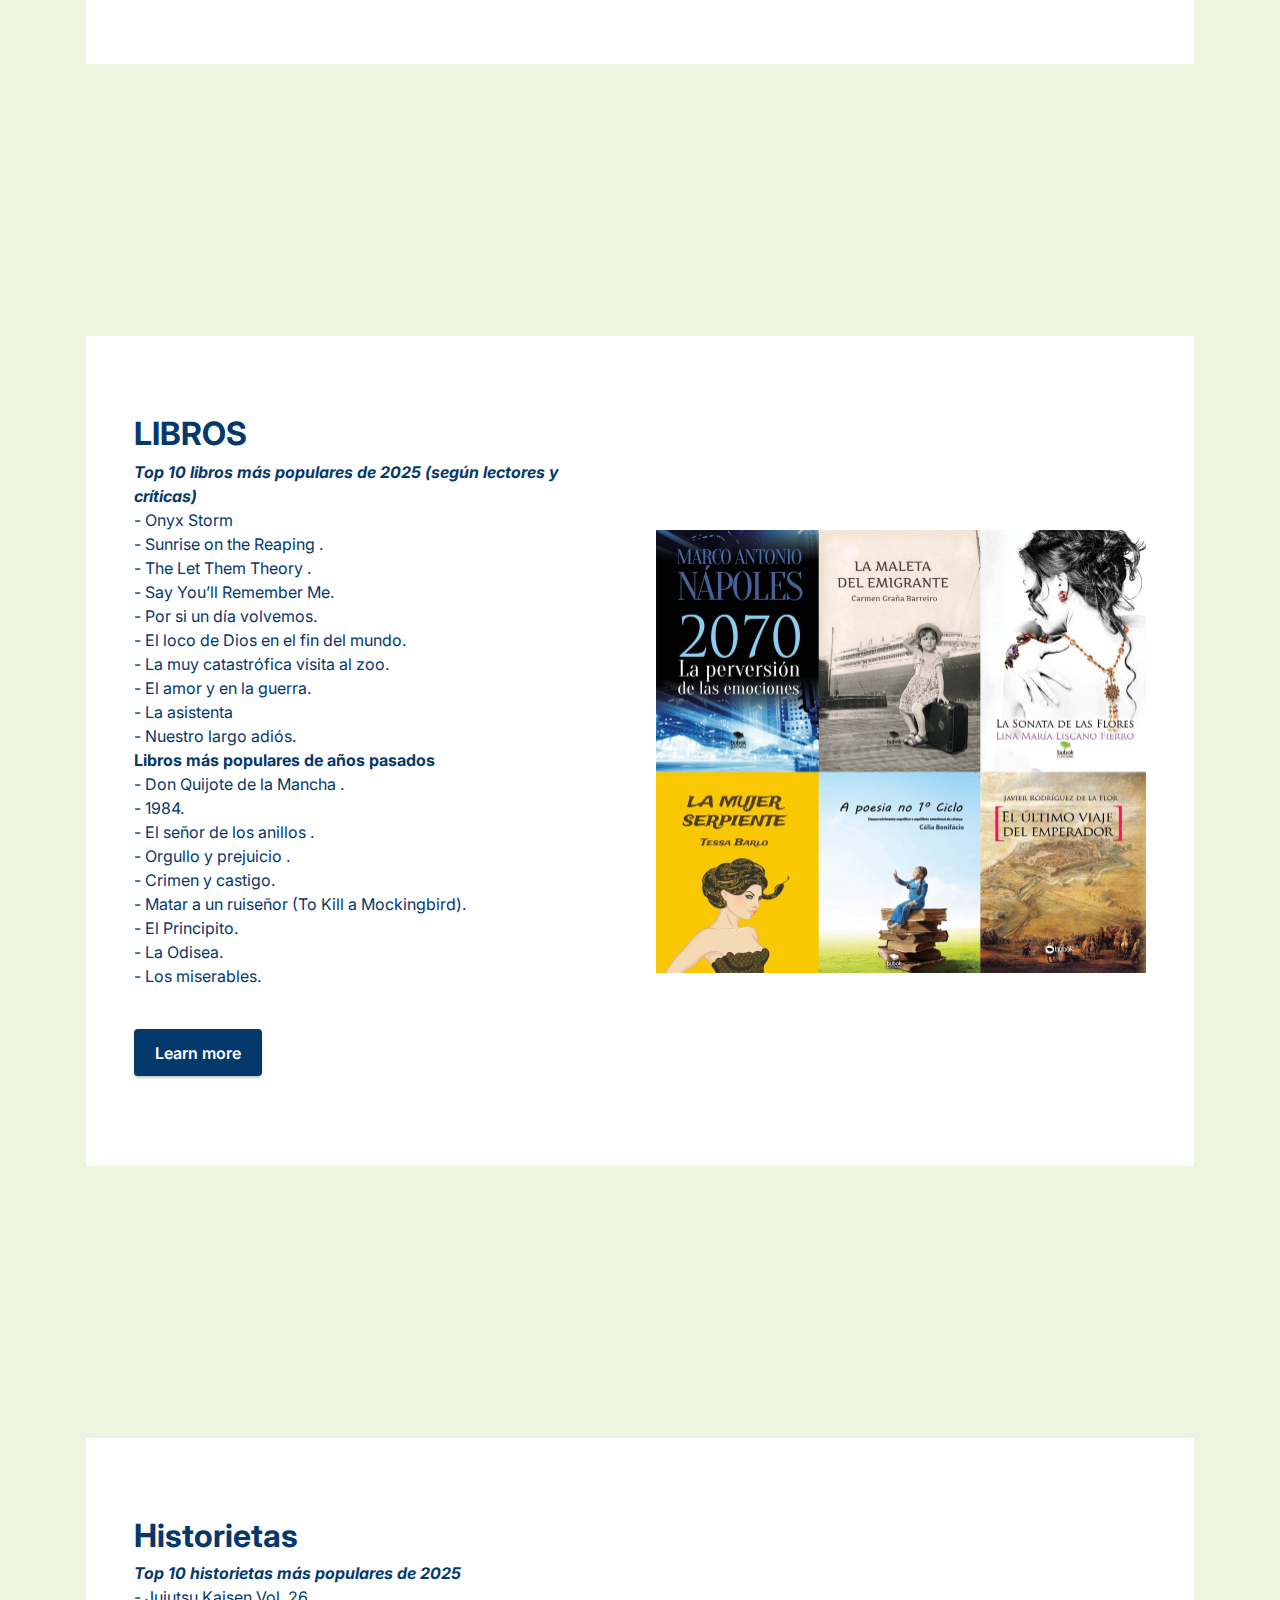
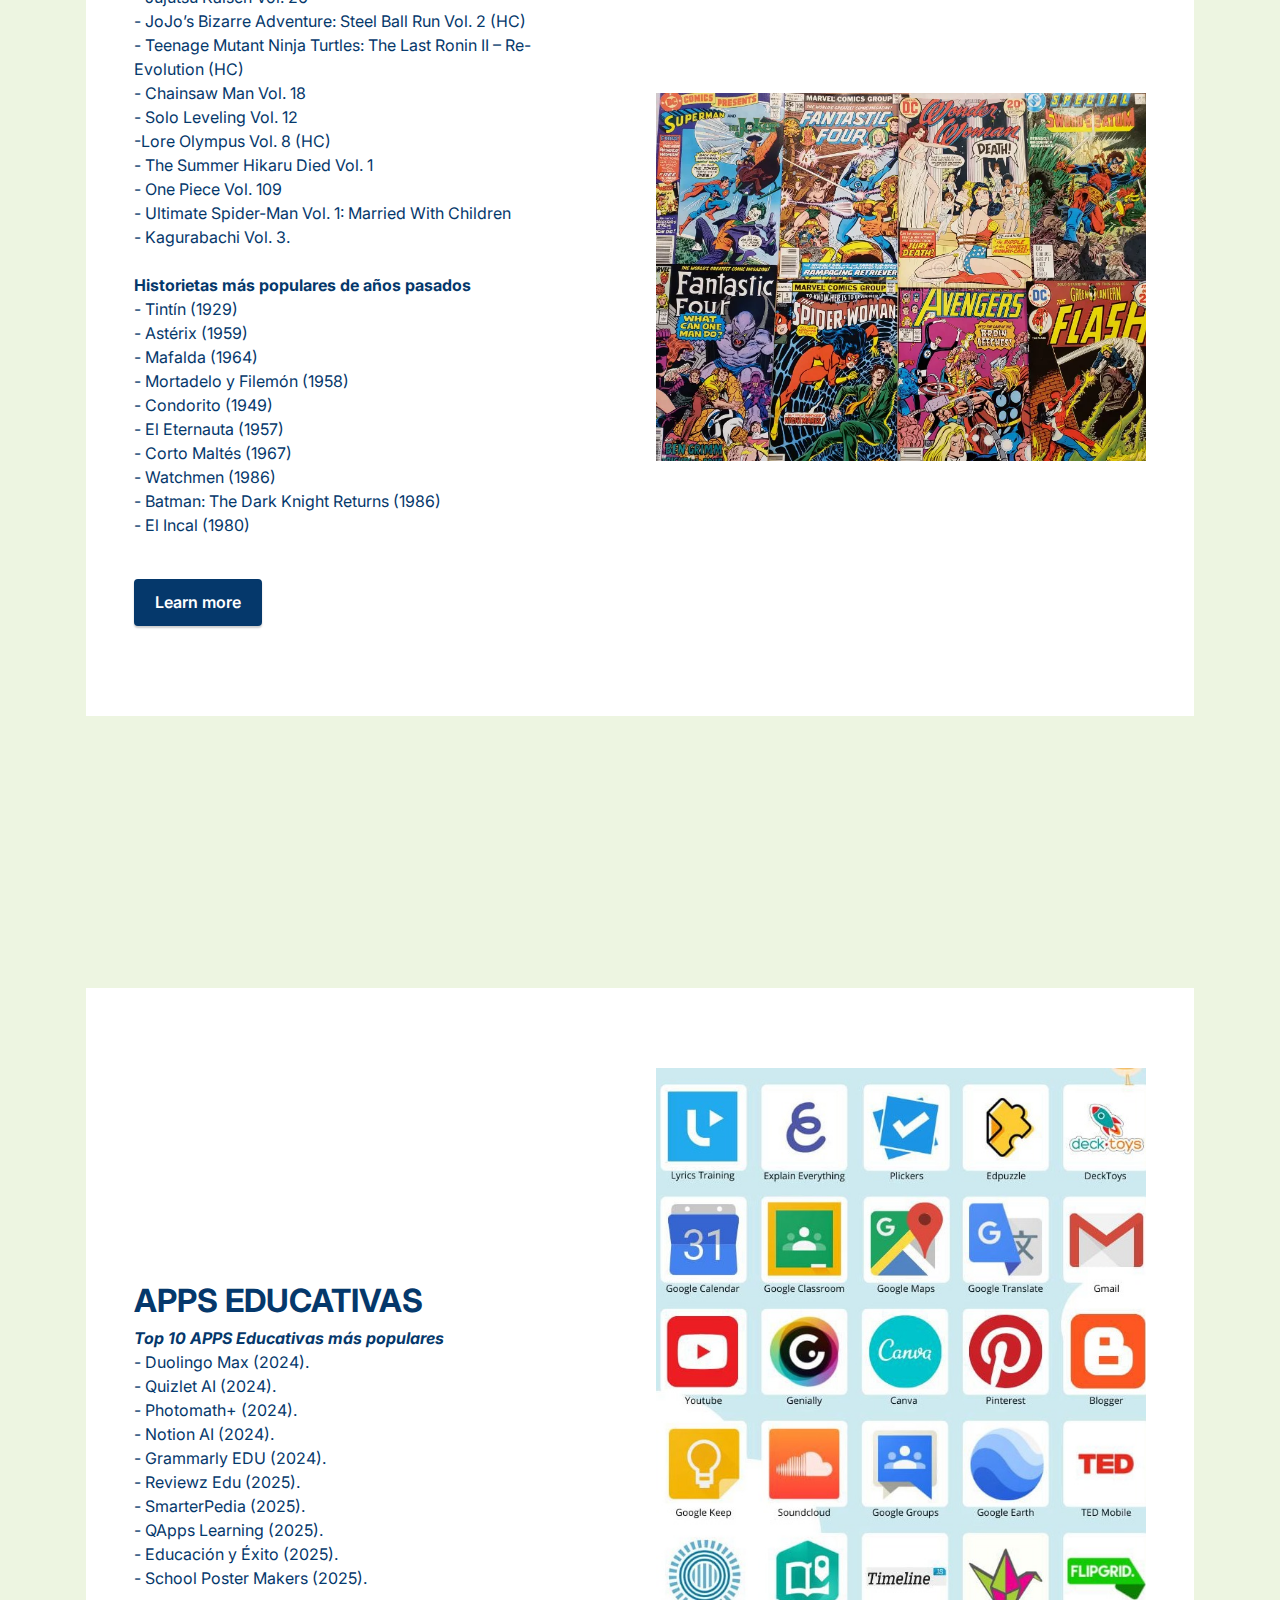
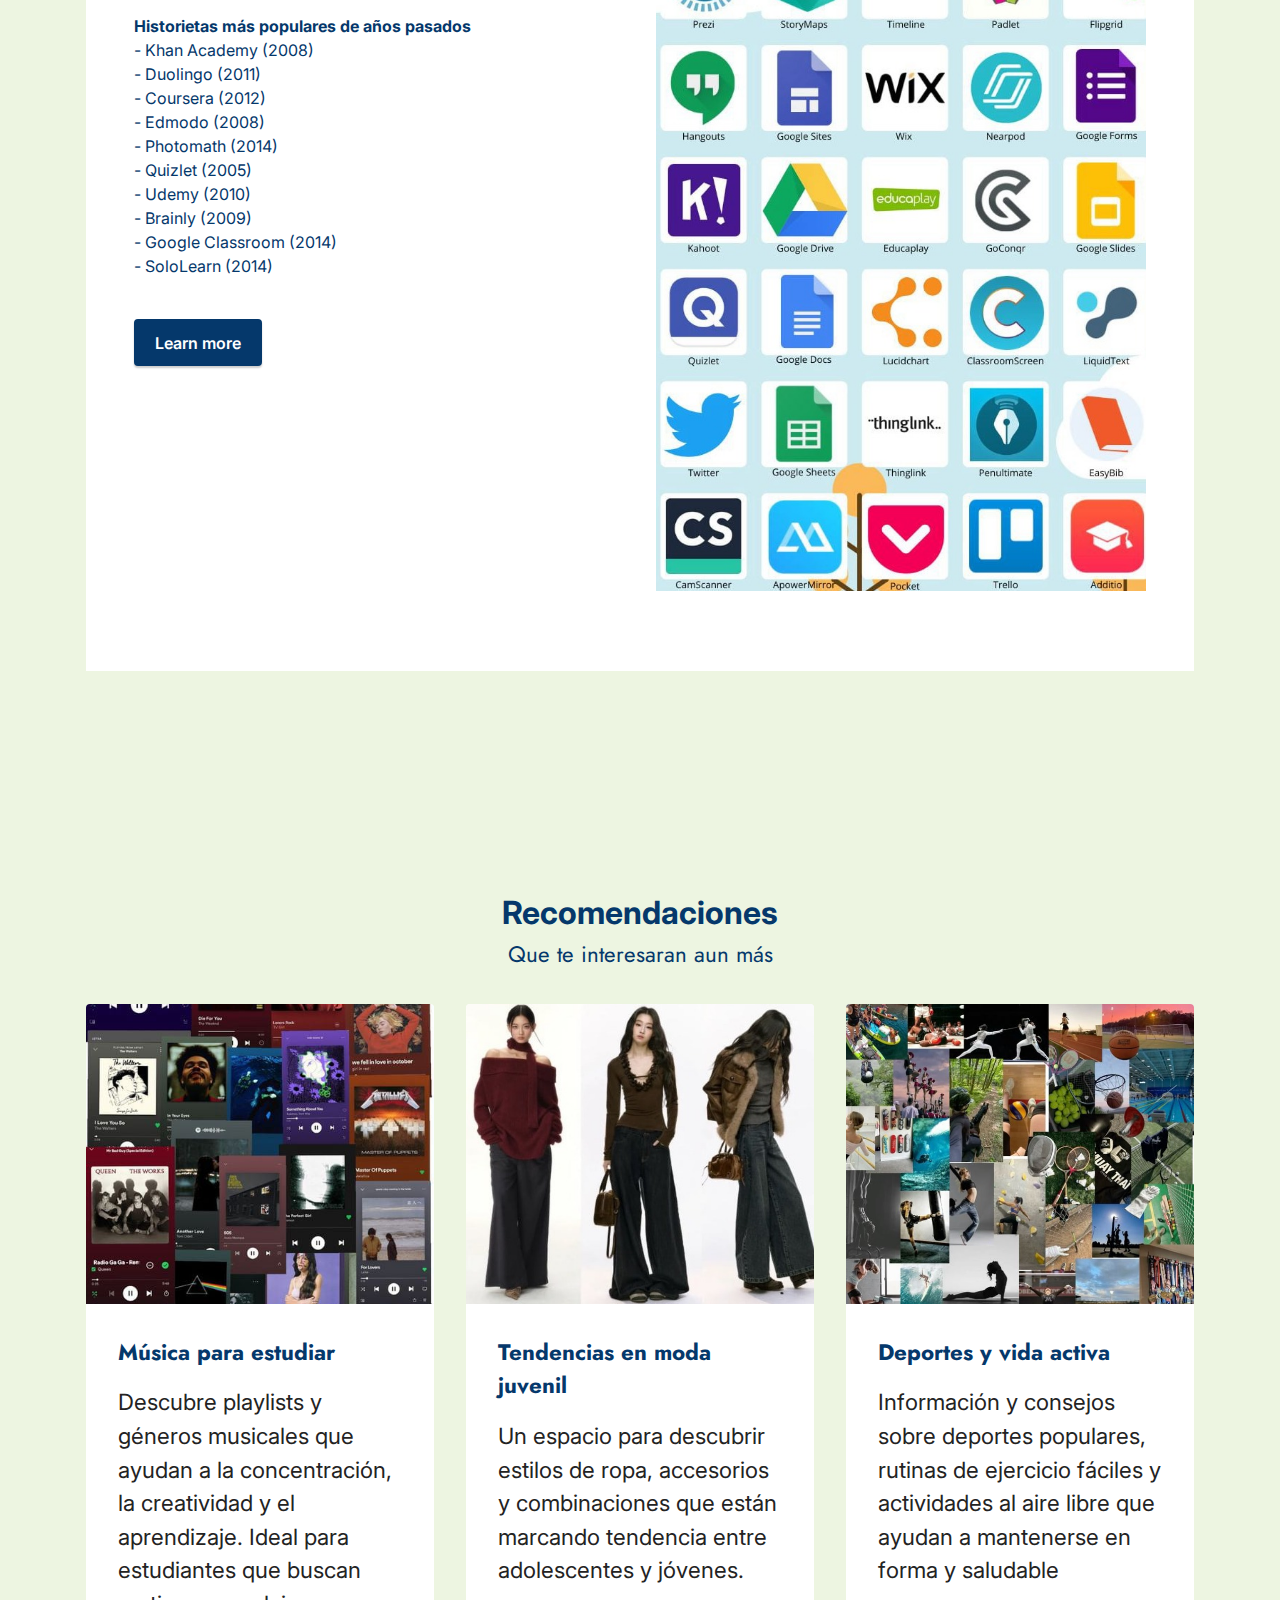
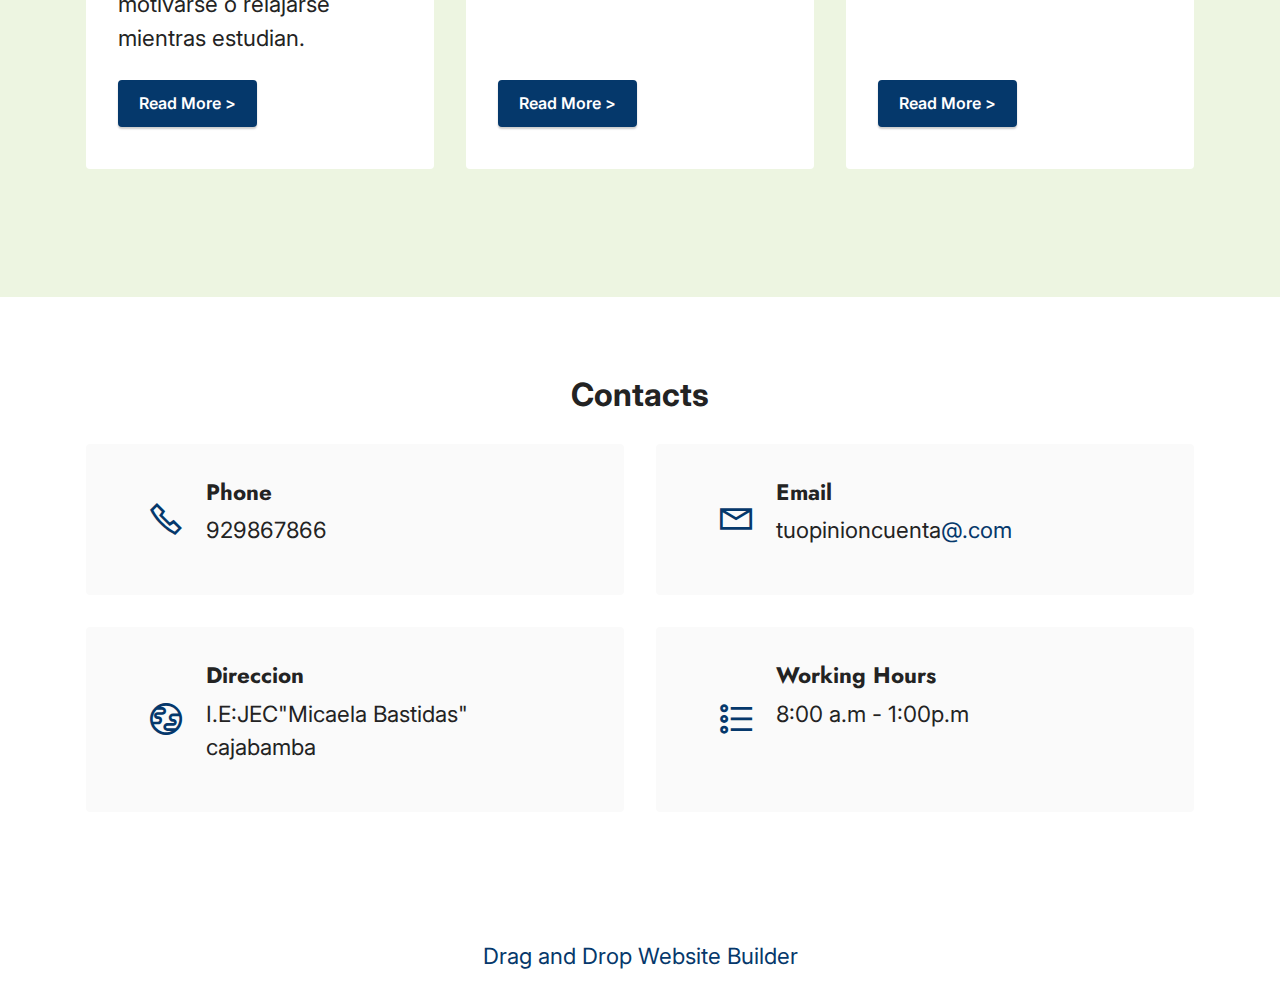
<file: httpsriewmania.mobirisesite.com.html>
<!DOCTYPE html>
<html  >
<head>
  <!-- Site made with Mobirise Website Builder v6.1.4, https://mobirise.com -->
  <meta charset="UTF-8">
  <meta http-equiv="X-UA-Compatible" content="IE=edge">
  <meta name="generator" content="Mobirise v6.1.4, mobirise.com">
  <meta name="twitter:card" content="summary_large_image"/>
  <meta name="twitter:image:src" content="assets/images/httpsriewmania.mobirisesite.com-meta.png">
  <meta property="og:image" content="assets/images/httpsriewmania.mobirisesite.com-meta.png">
  <meta name="twitter:title" content="RiewMania | Las mejores películas del 2025 y clásicos del cine">
  <meta name="viewport" content="width=device-width, initial-scale=1, minimum-scale=1">
  <link rel="shortcut icon" href="assets/images/logo-mb-removebg-preview-96x96.png" type="image/x-icon">
  <meta name="description" content="Descubre RiewMania: tu portal educativo y cultural con reseñas de películas, libros, animes, historietas y apps educativas. Aprende, explora y comparte conocimiento con diversión.">
  
  
  <title>RiewMania | Las mejores películas del 2025 y clásicos del cine</title>
  <link rel="stylesheet" href="assets/web/assets/mobirise-icons2/mobirise2.css">
  <link rel="stylesheet" href="assets/bootstrap/css/bootstrap.min.css">
  <link rel="stylesheet" href="assets/dropdown/css/style.css">
  <link rel="stylesheet" href="assets/socicon/css/styles.css">
  <link rel="stylesheet" href="assets/theme/css/style.css">
  <link rel="preload" href="https://fonts.googleapis.com/css?family=Inter:100,200,300,400,500,600,700,800,900,100i,200i,300i,400i,500i,600i,700i,800i,900i&display=swap" as="style" onload="this.onload=null;this.rel='stylesheet'">
  <noscript><link rel="stylesheet" href="https://fonts.googleapis.com/css?family=Inter:100,200,300,400,500,600,700,800,900,100i,200i,300i,400i,500i,600i,700i,800i,900i&display=swap"></noscript>
  <link rel="preload" href="https://fonts.googleapis.com/css?family=Jost:100,200,300,400,500,600,700,800,900,100i,200i,300i,400i,500i,600i,700i,800i,900i&display=swap" as="style" onload="this.onload=null;this.rel='stylesheet'">
  <noscript><link rel="stylesheet" href="https://fonts.googleapis.com/css?family=Jost:100,200,300,400,500,600,700,800,900,100i,200i,300i,400i,500i,600i,700i,800i,900i&display=swap"></noscript>
  <link rel="preload" as="style" href="assets/mobirise/css/mbr-additional.css?v=8wfzkg"><link rel="stylesheet" href="assets/mobirise/css/mbr-additional.css?v=8wfzkg" type="text/css">

  
  
  
</head>
<body>
  
  <section data-bs-version="5.1" class="menu menu3 cid-sFAA5oUu2Y" once="menu" id="menu3-1">
    
    <nav class="navbar navbar-dropdown navbar-expand-lg">
        <div class="container">
            <div class="navbar-brand">
                <span class="navbar-logo">
                    <a href="https://mobiri.se">
                        <img src="assets/images/logo-mb-removebg-preview-96x96.png" alt="Mobirise Website Builder" style="height: 3rem;">
                    </a>
                </span>
                <span class="navbar-caption-wrap"><a class="navbar-caption text-primary display-1" href="https://mobiri.se">"TU OPINION CUENTA"<br>RiewManía<br></a></span>
            </div>
            <button class="navbar-toggler" type="button" data-toggle="collapse" data-bs-toggle="collapse" data-target="#navbarSupportedContent" data-bs-target="#navbarSupportedContent" aria-controls="navbarNavAltMarkup" aria-expanded="false" aria-label="Toggle navigation">
                <div class="hamburger">
                    <span></span>
                    <span></span>
                    <span></span>
                    <span></span>
                </div>
            </button>
            <div class="collapse navbar-collapse" id="navbarSupportedContent">
                <ul class="navbar-nav nav-dropdown" data-app-modern-menu="true"><li class="nav-item"><a class="nav-link link text-primary show display-7" href="index.html#header1-i" aria-expanded="true">INICIO</a></li><li class="nav-item dropdown"><a class="nav-link link text-primary dropdown-toggle display-7" href="page1.html" data-toggle="dropdown-submenu" data-bs-toggle="dropdown" data-bs-auto-close="outside" aria-expanded="false">RESEÑAS</a><div class="dropdown-menu" aria-labelledby="dropdown-456"><a class="text-primary dropdown-item display-7" href="page1.html">PELICULAS<br></a><a class="text-primary show dropdown-item display-7" href="page3.html">ANIME</a><a class="text-primary show dropdown-item display-7" href="page4.html">APPS EDUCATIVAS</a><a class="text-primary show dropdown-item display-7" href="page2.html">LIBROS E HISTORIETAS</a></div></li>
                    <li class="nav-item"><a class="nav-link link text-primary display-7" href="index.html#content2-e">RECOMENDACIONES</a></li></ul>
                <div class="icons-menu">
                    <a class="iconfont-wrapper" href="https://mobiri.se" target="_blank">
                        <span class="p-2 mbr-iconfont socicon-facebook socicon" style="color: rgb(0, 0, 0); fill: rgb(0, 0, 0);"></span>
                    </a>
                    <a class="iconfont-wrapper" href="https://mobiri.se" target="_blank">
                        <span class="p-2 mbr-iconfont socicon-twitter socicon" style="color: rgb(0, 0, 0); fill: rgb(0, 0, 0);"></span>
                    </a>
                    <a class="iconfont-wrapper" href="https://mobiri.se" target="_blank">
                        <span class="p-2 mbr-iconfont socicon-instagram socicon" style="color: rgb(0, 0, 0); fill: rgb(0, 0, 0);"></span>
                    </a>
                    
                </div>
                <div class="navbar-buttons mbr-section-btn"><a class="btn btn-primary display-4" href="https://mobiri.se">
                        Shop Now</a></div>
            </div>
        </div>
    </nav>
</section>

<section data-bs-version="5.1" class="header1 cid-sFCAOqBTxa" id="header1-i">

    

    

    <div class="container">
        <div class="row justify-content-center">
            <div class="col-12 col-lg-8">
                <h1 class="mbr-section-title mbr-fonts-style mb-3 display-1"><strong>Bienbenidos a RiewManía</strong></h1>
                <h2 class="mbr-section-subtitle mbr-fonts-style mb-3 display-7">Misión
<div>Brinda un espacio digital accesible y dinámico donde los usuarios puedan descubrir, aprender y disfrutar de contenido sobre películas, anime, libros, historietas y aplicaciones educativas, fomentando la cultura, la creatividad y el aprendizaje de manera entretenida y enriquecedora.
</div><div>Visión
</div><div>Convertirnos en una plataforma referente a nivel educativo-cultural, reconocida por inspirar a nuevas generaciones a explorar el mundo del cine, la literatura, el anime y la tecnología educativa, promoviendo el conocimiento como herramienta de transformación personal y social.</div></h2>
                <p class="mbr-text mbr-fonts-style display-7"><br><br></p>
                
            </div>
        </div>
    </div>
</section>

<section data-bs-version="5.1" class="content4 cid-sFADQxFnEn" id="content4-5">
    
    
    <div class="container">
        <div class="row justify-content-center">
            <div class="title col-md-12 col-lg-10">
                <h3 class="mbr-section-title mbr-fonts-style align-center mb-4 display-2"><strong>¿QUÉ ES ESTE SITIO WEB?</strong></h3>
                <h4 class="mbr-section-subtitle align-center mbr-fonts-style mb-4 display-5">Este sitio web es un espacio digital innovador que conecta el mundo del entretenimiento y la educación en un solo lugar.Aquí no solo encontrarás reseñas y recomendaciones, sino también un punto de encuentro cultural para quienes aman:<div><span style="font-size: 1.2rem;">🎬 El cine y sus historias que inspiran.</span><br></div><div><span style="font-size: 1.2rem;">🎌 El anime, lleno de creatividad y mensajes únicos.</span><br></div><div><span style="font-size: 1.2rem;">📚 Los libros e historietas, que abren puertas a la imaginación.</span><br></div><div><span style="font-size: 1.2rem;">📱 Las apps educativas, que transforman la forma de aprender.</span><br></div><div><span style="font-size: 1.2rem;"><br></span></div><div><span style="font-size: 1.2rem;">Más que una página de reseñas, este portal busca ser una comunidad de aprendizaje y disfrute, donde cada visitante pueda:</span><br></div><div>-&nbsp;<span style="font-size: 1.2rem;">Descubrir nuevas historias.</span></div><div>- Encontrar recursos útiles para su educación.</div><div>- Compartir pasiones culturales.</div><div>&nbsp;-Conectar el ocio con el conocimiento.</div></h4>
                
            </div>
        </div>
    </div>
</section>

<section data-bs-version="5.1" class="features5 cid-sFACYYm0AQ" id="features6-3">

    

    
    <div class="container">
        <div class="row justify-content-center">
            <div class="card col-12 col-lg-6">
                <div class="card-wrapper mbr-flex">
                    <div class="card-box align-left">
                        <h6 class="card-subtitle mbr-fonts-style align-left mb-2 display-4">&nbsp;</h6>
                        <h5 class="card-title mbr-fonts-style align-left mb-3 display-5"><strong>Películas más destacadas o nuevas del año</strong></h5>
                        <p class="mbr-text mbr-fonts-style mb-3 display-4"><strong><em>- Acción y Aventura</em> – </strong>Estrenos llenos de adrenalina, superhéroes y viajes épicos.<br><strong>- </strong><em style="font-weight: bold;">Ciencia Ficción y Fantasía</em><strong> – </strong>Historias futuristas, mundos alternos, poderes y tecnología.<br><strong>- <em>Animación y Familiar </em>– </strong>Películas ideales para toda la familia, llenas de valores y diversión.<br><strong>-&nbsp;<em>Romance y Drama </em>–</strong> Estrenos que emocionan con historias de amor y reflexión.<br><strong>-<em> Documentales Modernos</em> – </strong>Producciones recientes que cuentan la realidad de manera impactante..</p>
                        <div class="mbr-section-btn"><a href="https://mobiri.se" class="btn btn-secondary display-4">Shop Now</a></div>
                    </div>
                    <div class="img-wrapper img1 align-center">
                        <span class="mbr-iconfont mobi-mbri-cart-full mobi-mbri"></span>
                    </div>
                </div>
            </div>

            <div class="card col-12 col-lg-6">
                <div class="card-wrapper mbr-flex">
                    <div class="card-box align-left">
                        <h6 class="card-subtitle mbr-fonts-style align-left mb-2 display-4"><br><br></h6>
                        <h5 class="card-title mbr-fonts-style align-left mb-3 display-5"><strong>Películas con mayor popularidad</strong></h5>
                        <p class="mbr-text mbr-fonts-style mb-3 display-4"><strong><em>- Clásicos del Cine</em></strong> – Películas inolvidables que nunca pasan de moda.<br><strong><em>-Populares en Streaming</em></strong> – Producciones más vistas en Netflix, Disney+, Prime Video, etc.<br><strong><em>-Favoritas del Público Joven</em></strong> – Películas de moda entre adolescentes y jóvenes.<br><strong><em>-Ganadoras de Premios</em></strong> – Películas reconocidas en Oscars, Globos de Oro o festivales.<br><strong><em>-Sagas y Franquicias Famosas</em></strong> – Películas de sagas como Harry Potter, Marvel, Star Wars, etc.</p>
                        <div class="mbr-section-btn"><a href="https://mobiri.se" class="btn btn-secondary display-4">Shop Now</a></div>
                    </div>
                    <div class="img-wrapper img2 align-center">
                        <span class="mbr-iconfont mobi-mbri-globe-2 mobi-mbri"></span>
                    </div>
                </div>
            </div>
        </div>
    </div>
</section>

<section data-bs-version="5.1" class="content4 cid-sFADQQfNeA" id="content4-6">
    
    
    <div class="container">
        <div class="row justify-content-center">
            <div class="title col-md-12 col-lg-10">
                <h3 class="mbr-section-title mbr-fonts-style align-center mb-4 display-1"><strong>Beneficios de nuestra página</strong></h3>
                <h4 class="mbr-section-subtitle align-center mbr-fonts-style mb-4 display-5">Nuestra página ofrece un espacio completo y organizado para quienes desean ampliar sus conocimientos y entretenimiento a través de películas, libros, historietas, anime y aplicaciones educativas</h4>
                
            </div>
        </div>
    </div>
</section>

<section data-bs-version="5.1" class="features8 cid-sFADMOwrhN" xmlns="http://www.w3.org/1999/html" id="features9-4">
    
    

    

    <div class="container">
        <div class="card">
            <div class="card-wrapper">
                <div class="row align-items-center">
                    <div class="col-12 col-md-4">
                        <div class="image-wrapper">
                            <img src="assets/images/imag6-696x500.jpg" alt="Mobirise Website Builder">
                        </div>
                    </div>
                    <div class="col-12 col-md">
                        <div class="card-box">
                            <div class="row">
                                <div class="col-md">
                                    <h6 class="card-title mbr-fonts-style display-2"><strong>Beneficios culturales y recreativos</strong></h6>
                                    <p class="mbr-text mbr-fonts-style display-7">Nuestra página te acerca a un mundo de historias y experiencias a través de reseñas de películas, libros, historietas y anime. Encontrarás recomendaciones pensadas para todos los gustos, desde lo clásico hasta lo más reciente, lo que convierte tu visita en un recorrido entretenido y enriquecedor.<br></p>
                                </div>
                                <div class="col-md-auto">
                                    <p class="price mbr-fonts-style display-2">$139</p>
                                    <div class="mbr-section-btn"><a href="https://mobiri.se" class="btn btn-secondary display-4">
                                            Buy Now
                                        </a></div>
                                </div>
                                <div></div>
                            </div>
                        </div>
                    </div>
                </div>
            </div>
        </div>
        <div class="card">
            <div class="card-wrapper">
                <div class="row align-items-center">
                    <div class="col-12 col-md-4">
                        <div class="image-wrapper">
                            <img src="assets/images/imagen4-696x522.jpg" alt="Mobirise Website Builder">
                        </div>
                    </div>
                    <div class="col-12 col-md">
                        <div class="card-box">
                            <div class="row">
                                <div class="col-md">
                                    <h6 class="card-title mbr-fonts-style display-2"><strong>Beneficios educativos</strong></h6>
                                    <p class="mbr-text mbr-fonts-style display-7">Además de la parte recreativa, ofrecemos un espacio dedicado a aplicaciones educativas que ayudan a mejorar el aprendizaje en áreas como idiomas, matemáticas, ciencias y lectura. Estas herramientas están seleccionadas para que aprender sea más accesible, práctico y dinámico, tanto para estudiantes como para cualquier persona interesada en seguir formándose.</p>
                                </div>
                                <div class="col-md-auto">
                                    <p class="price mbr-fonts-style display-2"></p>
                                    <div class="mbr-section-btn"><a href="https://mobiri.se" class="btn btn-secondary display-4">
                                            Buy Now
                                        </a></div>
                                </div>
                                <div></div>
                            </div>
                        </div>
                    </div>
                </div>
            </div>
        </div>
        <div class="card">
            <div class="card-wrapper">
                <div class="row align-items-center">
                    <div class="col-12 col-md-4">
                        <div class="image-wrapper">
                            <img src="assets/images/image7-275x183.jpg" alt="Mobirise Website Builder">
                        </div>
                    </div>
                    <div class="col-12 col-md">
                        <div class="card-box">
                            <div class="row">
                                <div class="col-md">
                                    <h6 class="card-title mbr-fonts-style display-2"><strong>Beneficios sociales y de comunidad</strong></h6>
                                    <p class="mbr-text mbr-fonts-style display-7">Este sitio no solo informa, también conecta. Buscamos crear un punto de encuentro para quienes disfrutan del cine, la lectura, el anime y las herramientas educativas. Aquí podrás descubrir nuevas tendencias, compartir intereses y mantenerte al día con las novedades más relevantes, fomentando así una comunidad activa y participativa.<br></p>
                                </div>
                                <div class="col-md-auto">
                                    <p class="price mbr-fonts-style display-2"></p>
                                    <div class="mbr-section-btn"><a href="https://mobiri.se" class="btn btn-secondary display-4">
                                            Buy Now
                                        </a></div>
                                </div>
                                <div></div>
                            </div>
                        </div>
                    </div>
                </div>
            </div>
        </div>
    </div>
</section>

<section data-bs-version="5.1" class="features15 cid-uVhLwYfV4C" id="features16-3">

    

    
    <div class="container">
        <div class="content-wrapper">
            <div class="row align-items-center">
                <div class="col-12 col-lg">
                    <div class="text-wrapper">
                        <h6 class="card-title mbr-fonts-style display-2"><strong>ANIMES</strong></h6>
                        <p class="mbr-text mbr-fonts-style mb-4 display-4"><strong><em>&nbsp;Top 10 animes más populares de 2025</em></strong><br>Solo Leveling T2.<br>The Apothecary Diaries T2.<br>- Dandadan T2.<br>-Gachiakuta<br>- Sakamoto Days T2.<br>- Fire Force T3.<br>- One Punch Man T3<br>- Demon Slayer.<br>- Devil May Cry (serie).<br>- Apocalypse Hotel.&nbsp;<br><br><strong>Animes más populares de años pasados&nbsp;</strong><br>- Fullmetal Alchemist: Brotherhood.<br>- Hunter x Hunter (2011).<br>- Pokémon.<br>- Shingeki no Kyojin (Attack on Titan).<br>- One Piece.<br>- Dragon Ball (serie original y DBZ)<br>- Death Note.<br>- Naruto / Naruto Shippuden.<br>- Neon Genesis Evangelion.<br>- Cowboy Bebop.<br></p>
                        <div class="mbr-section-btn mt-3"><a class="btn btn-primary display-4" href="https://mobiri.se">Learn more</a></div>
                    </div>
                </div>
                <div class="col-12 col-lg-6">
                    <div class="image-wrapper">
                        <img src="assets/images/imag10-736x1308.jpeg" alt="Mobirise Website Builder">
                    </div>
                </div>
            </div>
        </div>
    </div>
</section>

<section data-bs-version="5.1" class="features15 cid-uVQ0eNZvl1" id="features16-b">

    

    
    <div class="container">
        <div class="content-wrapper">
            <div class="row align-items-center">
                <div class="col-12 col-lg">
                    <div class="text-wrapper">
                        <h6 class="card-title mbr-fonts-style display-2"><strong>PELICULAS</strong></h6>
                        <p class="mbr-text mbr-fonts-style mb-4 display-4"><strong><em>&nbsp;Top 10 peliculas más populares de 2025</em></strong><br>-Duna: Parte Dos<br>-Intensamente 2<br>-Kung Fu Panda 4<br>-Deadpool 3<br>-Joker: Locura de Dos (Joker: Folie à Deux)<br>-Moana (acción real)<br>-Mufasa: El Rey León<br>-Gladiador 2<br>-Sonic 3: La Película<br>-Culpa Nuestra<br><br><strong>Peliculas más populares de años pasados&nbsp;</strong><br>-Avatar (2009)<br>-Titanic (1997)<br>-Avengers: Endgame (2019)<br>-Star Wars: El despertar de la Fuerza (2015)<br>-E.T., el Extraterrestre (1982)<br>-Lo que el viento se llevó (1939)<br>-El Padrino (1972)<br>-Casablanca (1942)<br>-El Mago de Oz (1939)<br>-El Rey León (1994)<br></p>
                        <div class="mbr-section-btn mt-3"><a class="btn btn-primary display-4" href="https://mobiri.se">Learn more</a></div>
                    </div>
                </div>
                <div class="col-12 col-lg-6">
                    <div class="image-wrapper">
                        <img src="assets/images/984fab964136bac1d06c607e8fb4be00-980x1227.jpeg" alt="Mobirise Website Builder">
                    </div>
                </div>
            </div>
        </div>
    </div>
</section>

<section data-bs-version="5.1" class="features15 cid-uVhIDSddY2" id="features16-2">

    

    
    <div class="container">
        <div class="content-wrapper">
            <div class="row align-items-center">
                <div class="col-12 col-lg">
                    <div class="text-wrapper">
                        <h6 class="card-title mbr-fonts-style display-2"><strong>LIBROS</strong></h6>
                        <p class="mbr-text mbr-fonts-style mb-4 display-4"><strong><em>Top 10 libros más populares de 2025 (según lectores y críticas)</em></strong><br>- Onyx Storm&nbsp;<br>- Sunrise on the Reaping .<br>- The Let Them Theory .<br>- Say You’ll Remember Me.<br>- Por si un día volvemos.<br>- El loco de Dios en el fin del mundo.<br>- La muy catastrófica visita al zoo.<br>- El amor y en la guerra.<br>- La asistenta&nbsp;<br>- Nuestro largo adiós.<br><strong>Libros más populares de años pasados&nbsp;</strong><br>- Don Quijote de la Mancha&nbsp;.<br>- 1984.<br>- El señor de los anillos .<br>- Orgullo y prejuicio .<br>- Crimen y castigo.<br>- Matar a un ruiseñor (To Kill a Mockingbird).<br>- El Principito.<br>- La Odisea.<br>- Los miserables.<br></p>
                        <div class="mbr-section-btn mt-3"><a class="btn btn-primary display-4" href="https://mobiri.se">Learn more</a></div>
                    </div>
                </div>
                <div class="col-12 col-lg-6">
                    <div class="image-wrapper">
                        <img src="assets/images/collage-980x887.jpg" alt="Mobirise Website Builder">
                    </div>
                </div>
            </div>
        </div>
    </div>
</section>

<section data-bs-version="5.1" class="features15 cid-uVhReu701V" id="features16-6">

    

    
    <div class="container">
        <div class="content-wrapper">
            <div class="row align-items-center">
                <div class="col-12 col-lg">
                    <div class="text-wrapper">
                        <h6 class="card-title mbr-fonts-style display-2"><strong>Historietas</strong></h6>
                        <p class="mbr-text mbr-fonts-style mb-4 display-4"><strong><em>Top 10 historietas más populares de 2025&nbsp;</em></strong><br>- Jujutsu Kaisen Vol. 26<br>- JoJo’s Bizarre Adventure: Steel Ball Run Vol. 2 (HC)<br>- Teenage Mutant Ninja Turtles: The Last Ronin II – Re-Evolution (HC)<br>- Chainsaw Man Vol. 18<br>- Solo Leveling Vol. 12<br>-Lore Olympus Vol. 8 (HC)<br>- The Summer Hikaru Died Vol. 1<br>- One Piece Vol. 109<br>- Ultimate Spider-Man Vol. 1: Married With Children<br>- Kagurabachi Vol. 3.<br><br><strong>Historietas más populares de años pasados&nbsp;</strong><br>- Tintín (1929)<br>- Astérix (1959)<br>- Mafalda (1964)<br>- Mortadelo y Filemón (1958)<br>- Condorito (1949)<br>- El Eternauta (1957)<br>- Corto Maltés (1967)<br>- Watchmen (1986)<br>- Batman: The Dark Knight Returns (1986)<br>- El Incal (1980)<br></p>
                        <div class="mbr-section-btn mt-3"><a class="btn btn-primary display-4" href="https://mobiri.se">Learn more</a></div>
                    </div>
                </div>
                <div class="col-12 col-lg-6">
                    <div class="image-wrapper">
                        <img src="assets/images/imagen12.webp" alt="Mobirise Website Builder">
                    </div>
                </div>
            </div>
        </div>
    </div>
</section>

<section data-bs-version="5.1" class="features15 cid-uVhTq3rvkP" id="features16-7">

    

    
    <div class="container">
        <div class="content-wrapper">
            <div class="row align-items-center">
                <div class="col-12 col-lg">
                    <div class="text-wrapper">
                        <h6 class="card-title mbr-fonts-style display-2"><strong>APPS EDUCATIVAS</strong></h6>
                        <p class="mbr-text mbr-fonts-style mb-4 display-4"><strong><em>Top 10 APPS Educativas más populares</em></strong><br>- Duolingo Max (2024).<br>- Quizlet AI (2024).<br>- Photomath+ (2024).<br>- Notion AI (2024).<br>- Grammarly EDU (2024).<br>- Reviewz Edu (2025).<br>- SmarterPedia (2025).<br>- QApps Learning (2025).<br>- Educación y Éxito (2025).<br>- School Poster Makers (2025).<br><br><strong>Historietas más populares de años pasados&nbsp;</strong><br>- Khan Academy (2008)
<br>- Duolingo (2011)
<br>- Coursera (2012)
<br>- Edmodo (2008)
<br>- Photomath (2014)
<br>- Quizlet (2005)
<br>- Udemy (2010)
<br>- Brainly (2009)
<br>- Google Classroom (2014)
<br>- SoloLearn (2014)&nbsp;<br></p>
                        <div class="mbr-section-btn mt-3"><a class="btn btn-primary display-4" href="https://mobiri.se">Learn more</a></div>
                    </div>
                </div>
                <div class="col-12 col-lg-6">
                    <div class="image-wrapper">
                        <img src="assets/images/54ab521ef67cda6be87cf021d1d325f0-800x2000.jpeg" alt="Mobirise Website Builder">
                    </div>
                </div>
            </div>
        </div>
    </div>
</section>

<section data-bs-version="5.1" class="content2 cid-sFAOw5Fdod" id="content2-e">
    
    
    <div class="container">
        <div class="mbr-section-head">
            <h4 class="mbr-section-title mbr-fonts-style align-center mb-0 display-2"><strong>Recomendaciones</strong></h4>
            <h5 class="mbr-section-subtitle mbr-fonts-style align-center mb-0 mt-2 display-5">Que te interesaran aun más</h5>
        </div>
        <div class="row mt-4">
            <div class="item features-image col-12 col-md-6 col-lg-4">
                <div class="item-wrapper">
                    <div class="item-img">
                        <img src="assets/images/44b898a2ffc57f32f78e63d844f1323e-474x842.jpg" alt="Mobirise Website Builder" title="">
                    </div>
                    <div class="item-content">
                        <h5 class="item-title mbr-fonts-style display-5"><strong>Música para estudiar</strong></h5>
                        
                        <p class="mbr-text mbr-fonts-style mt-3 display-7">Descubre playlists y géneros musicales que ayudan a la concentración, la creatividad y el aprendizaje. Ideal para estudiantes que buscan motivarse o relajarse mientras estudian.</p>
                    </div>
                    <div class="mbr-section-btn item-footer mt-2"><a href="" class="btn item-btn btn-primary display-4" target="_blank">Read More
                            &gt;</a></div>
                </div>
            </div>
            <div class="item features-image col-12 col-md-6 col-lg-4">
                <div class="item-wrapper">
                    <div class="item-img">
                        <img src="assets/images/777262eb2e210907cd72a14db54cc0ac-2-696x911.jpeg" alt="Mobirise Website Builder" title="">
                    </div>
                    <div class="item-content">
                        <h5 class="item-title mbr-fonts-style display-5"><strong>Tendencias en moda juvenil</strong></h5>
                        
                        <p class="mbr-text mbr-fonts-style mt-3 display-7">Un espacio para descubrir estilos de ropa, accesorios y combinaciones que están marcando tendencia entre adolescentes y jóvenes. <br>
                        </p>
                    </div>
                    <div class="mbr-section-btn item-footer mt-2"><a href="" class="btn item-btn btn-primary display-4" target="_blank">Read More
                            &gt;</a></div>
                </div>
            </div>
            <div class="item features-image col-12 col-md-6 col-lg-4">
                <div class="item-wrapper">
                    <div class="item-img">
                        <img src="assets/images/39092b1b2c2245089f2851e6c59d6146-696x696.jpeg" alt="Mobirise Website Builder" title="">
                    </div>
                    <div class="item-content">
                        <h5 class="item-title mbr-fonts-style display-5"><strong>Deportes y vida activa</strong></h5>
                        
                        <p class="mbr-text mbr-fonts-style mt-3 display-7">Información y consejos sobre deportes populares, rutinas de ejercicio fáciles y actividades al aire libre que ayudan a mantenerse en forma y saludable </p>
                    </div>
                    <div class="mbr-section-btn item-footer mt-2"><a href="" class="btn item-btn btn-primary display-4" target="_blank">Read More
                            &gt;</a></div>
                </div>
            </div>

        </div>
    </div>
</section>

<section data-bs-version="5.1" class="contacts2 cid-uVi0oxshll" id="contacts2-8">
    <!---->
    

    
    
    <div class="container">
        <div class="mbr-section-head">
            <h3 class="mbr-section-title mbr-fonts-style align-center mb-0 display-2">
                <strong>Contacts</strong>
            </h3>
            
        </div>
        <div class="row justify-content-center mt-4">
            <div class="card col-12 col-md-6">
                <div class="card-wrapper">
                    <div class="image-wrapper">
                        <span class="mbr-iconfont mobi-mbri-phone mobi-mbri"></span>
                    </div>
                    <div class="text-wrapper">
                        <h6 class="card-title mbr-fonts-style mb-1 display-5">
                            <strong>Phone</strong>
                        </h6>
                        <p class="mbr-text mbr-fonts-style display-7">929867866</p>
                    </div>
                </div>
            </div>
            <div class="card col-12 col-md-6">
                <div class="card-wrapper">
                    <div class="image-wrapper">
                        <span class="mbr-iconfont mobi-mbri-letter mobi-mbri"></span>
                    </div>
                    <div class="text-wrapper">
                        <h6 class="card-title mbr-fonts-style mb-1 display-5">
                            <strong>Email</strong>
                        </h6>
                        <p class="mbr-text mbr-fonts-style display-7">tuopinioncuenta<a href="mailto:info@site.com" class="text-primary">@.com</a>
                        </p>
                    </div>
                </div>
            </div>
            <div class="card col-12 col-md-6">
                <div class="card-wrapper">
                    <div class="image-wrapper">
                        <span class="mbr-iconfont mobi-mbri-globe mobi-mbri"></span>
                    </div>
                    <div class="text-wrapper">
                        <h6 class="card-title mbr-fonts-style mb-1 display-5">
                            <strong>Direccion</strong></h6>
                        <p class="mbr-text mbr-fonts-style display-7">I.E:JEC"Micaela Bastidas" cajabamba</p>
                    </div>
                </div>
            </div>
            <div class="card col-12 col-md-6">
                <div class="card-wrapper">
                    <div class="image-wrapper">
                        <span class="mbr-iconfont mobi-mbri-bulleted-list mobi-mbri"></span>
                    </div>
                    <div class="text-wrapper">
                        <h6 class="card-title mbr-fonts-style mb-1 display-5">
                            <strong>Working Hours</strong>
                        </h6>
                        <p class="mbr-text mbr-fonts-style display-7">8:00 a.m - 1:00p.m</p>
                    </div>
                </div>
            </div>
        </div>
    </div>
</section><section class="display-7" style="padding: 0;align-items: center;justify-content: center;flex-wrap: wrap;    align-content: center;display: flex;position: relative;height: 4rem;"><a href="https://mobiri.se/4164927" style="flex: 1 1;height: 4rem;position: absolute;width: 100%;z-index: 1;"><img alt="" style="height: 4rem;" src="[data-uri]"></a><p style="margin: 0;text-align: center;" class="display-7">&#8204;</p><a style="z-index:1" href="https://mobirise.com/drag-drop-website-builder.html">Drag and Drop Website Builder</a></section><script src="assets/bootstrap/js/bootstrap.bundle.min.js"></script>  <script src="assets/smoothscroll/smooth-scroll.js"></script>  <script src="assets/ytplayer/index.js"></script>  <script src="assets/dropdown/js/navbar-dropdown.js"></script>  <script src="assets/theme/js/script.js"></script>  
  
  
</body>
</html>
</file>
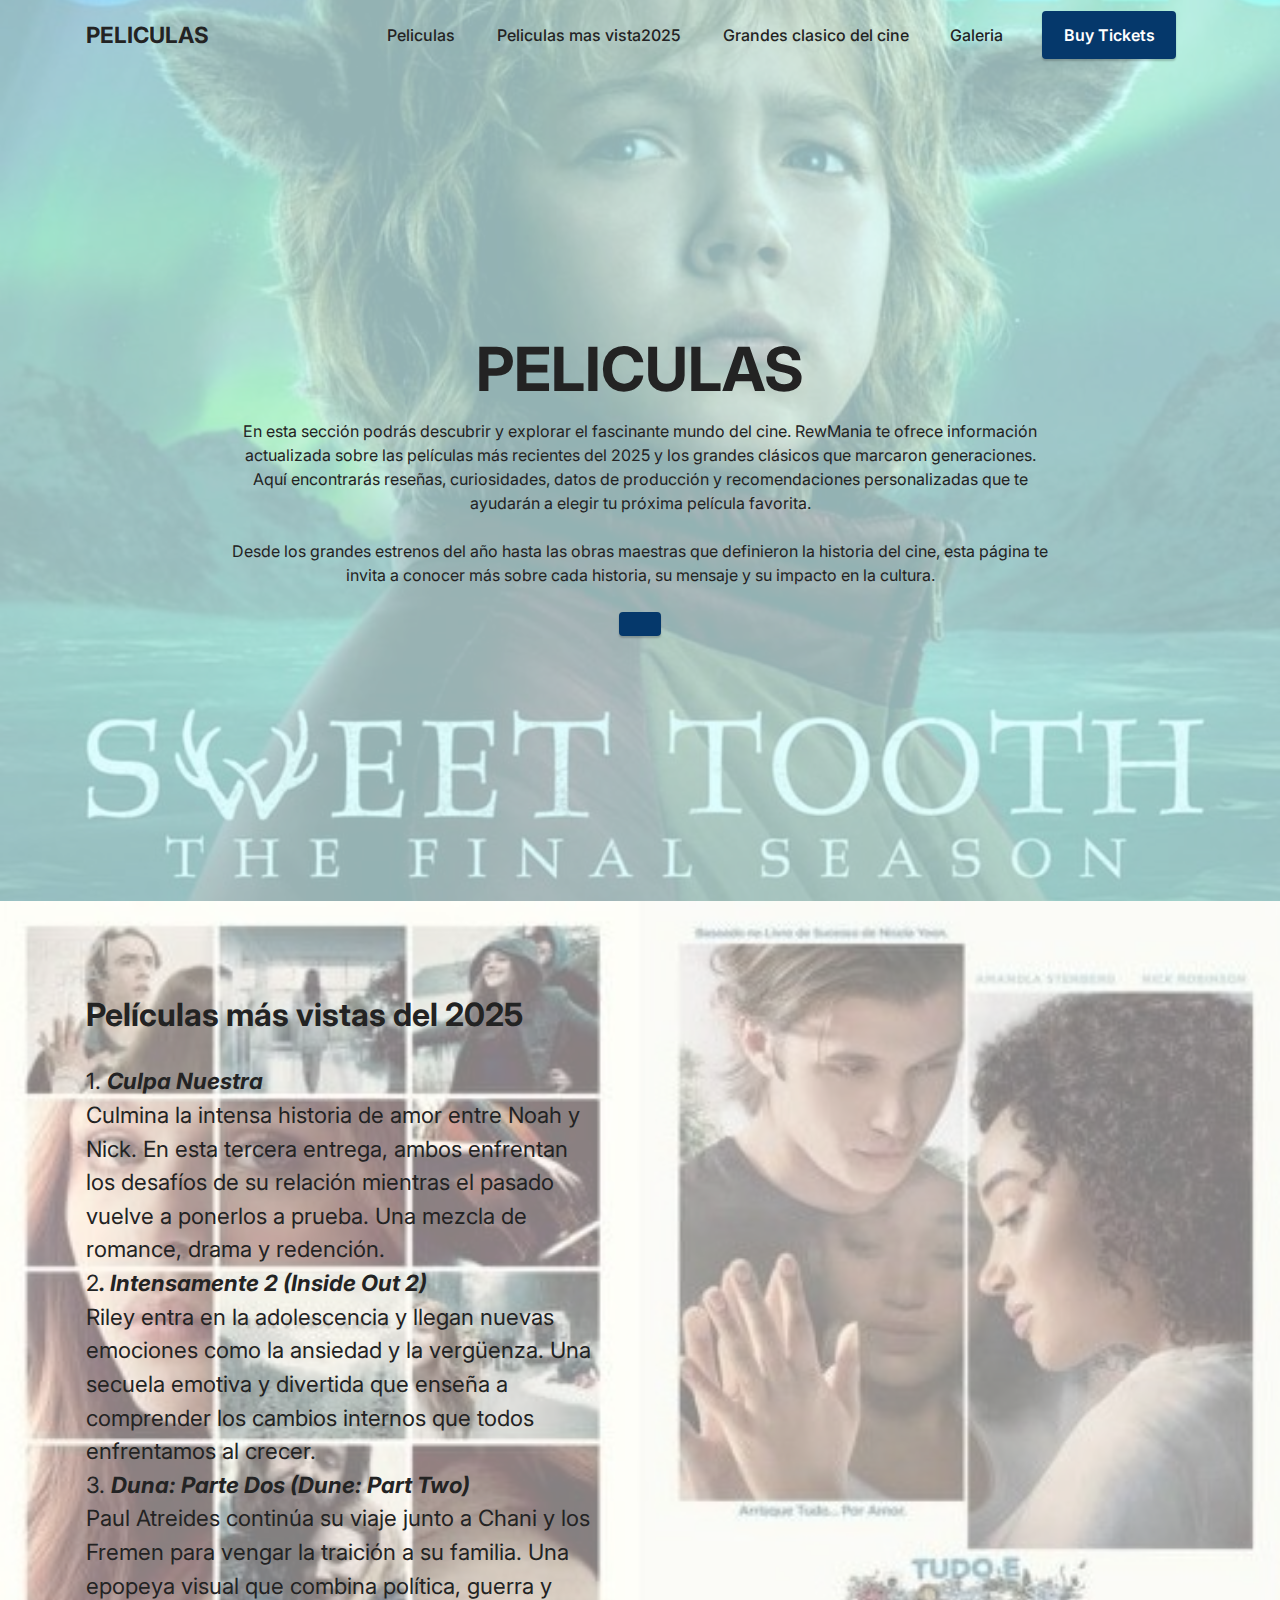
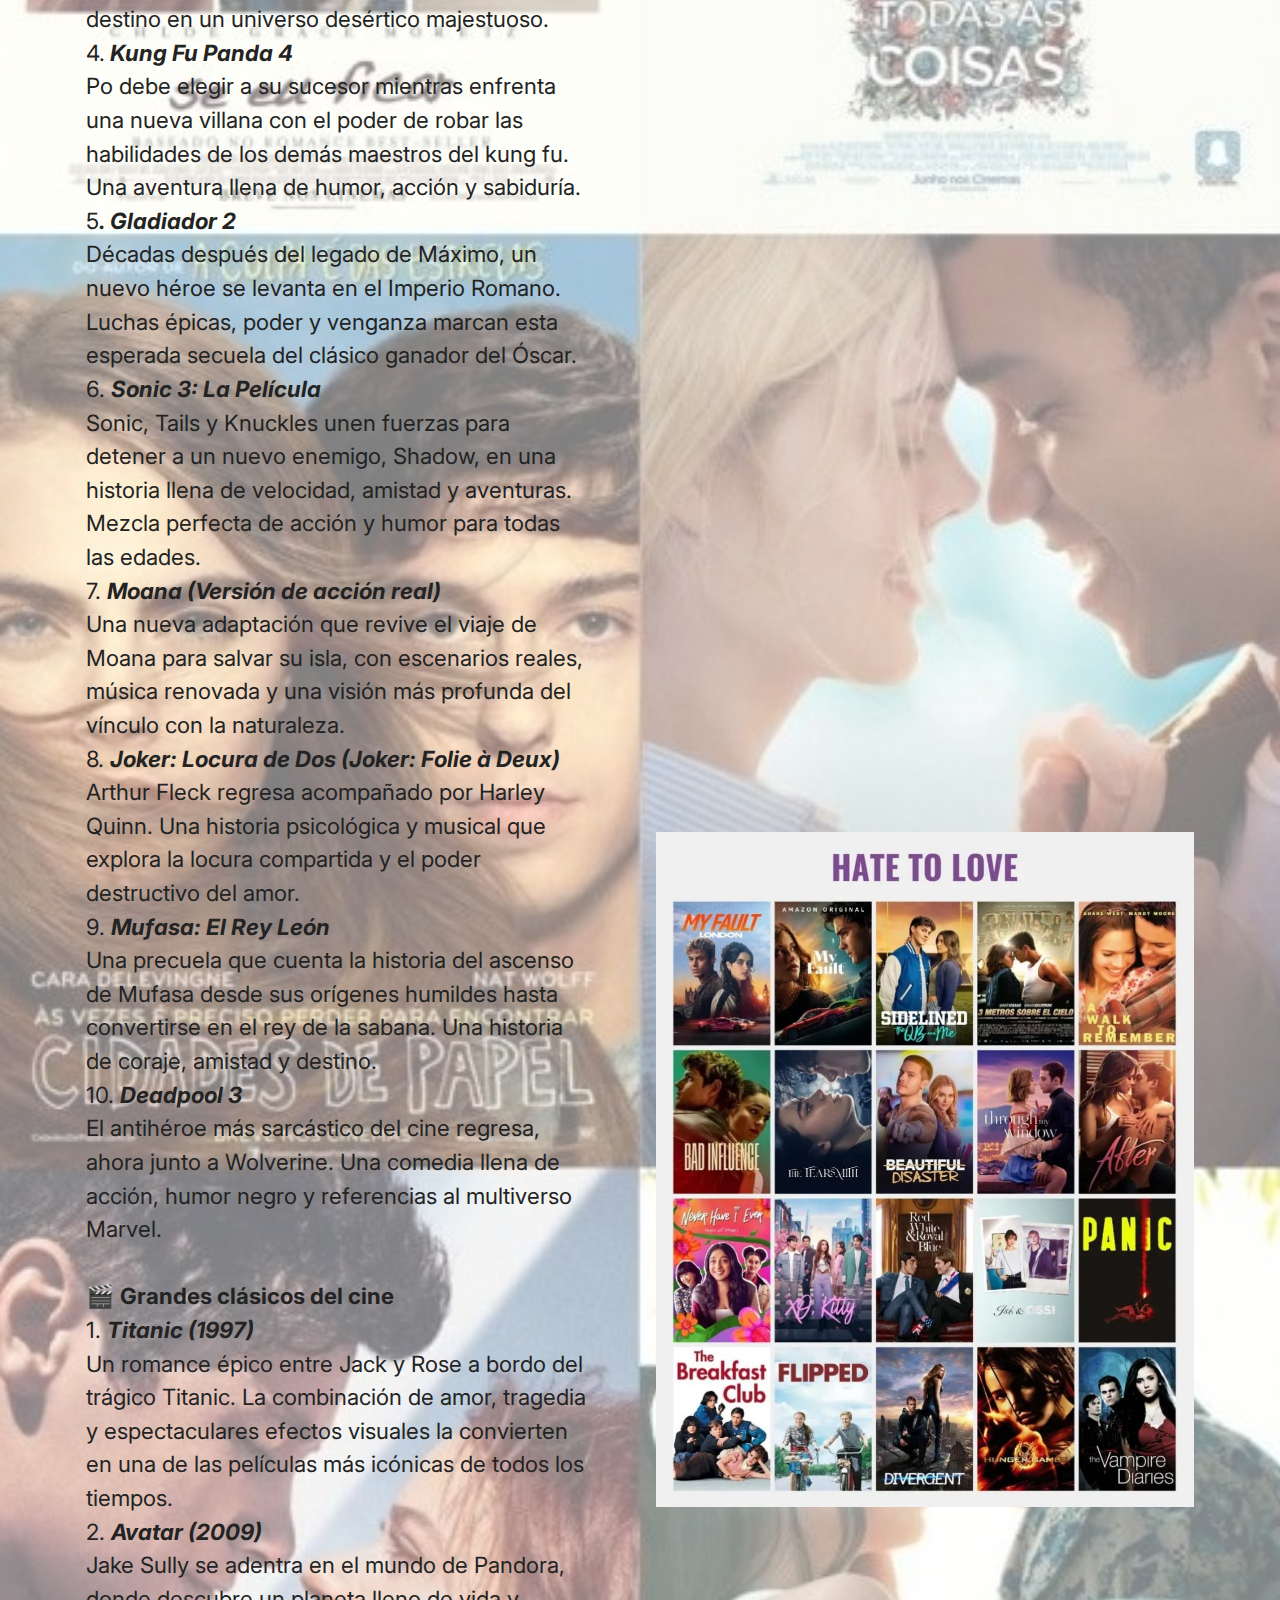
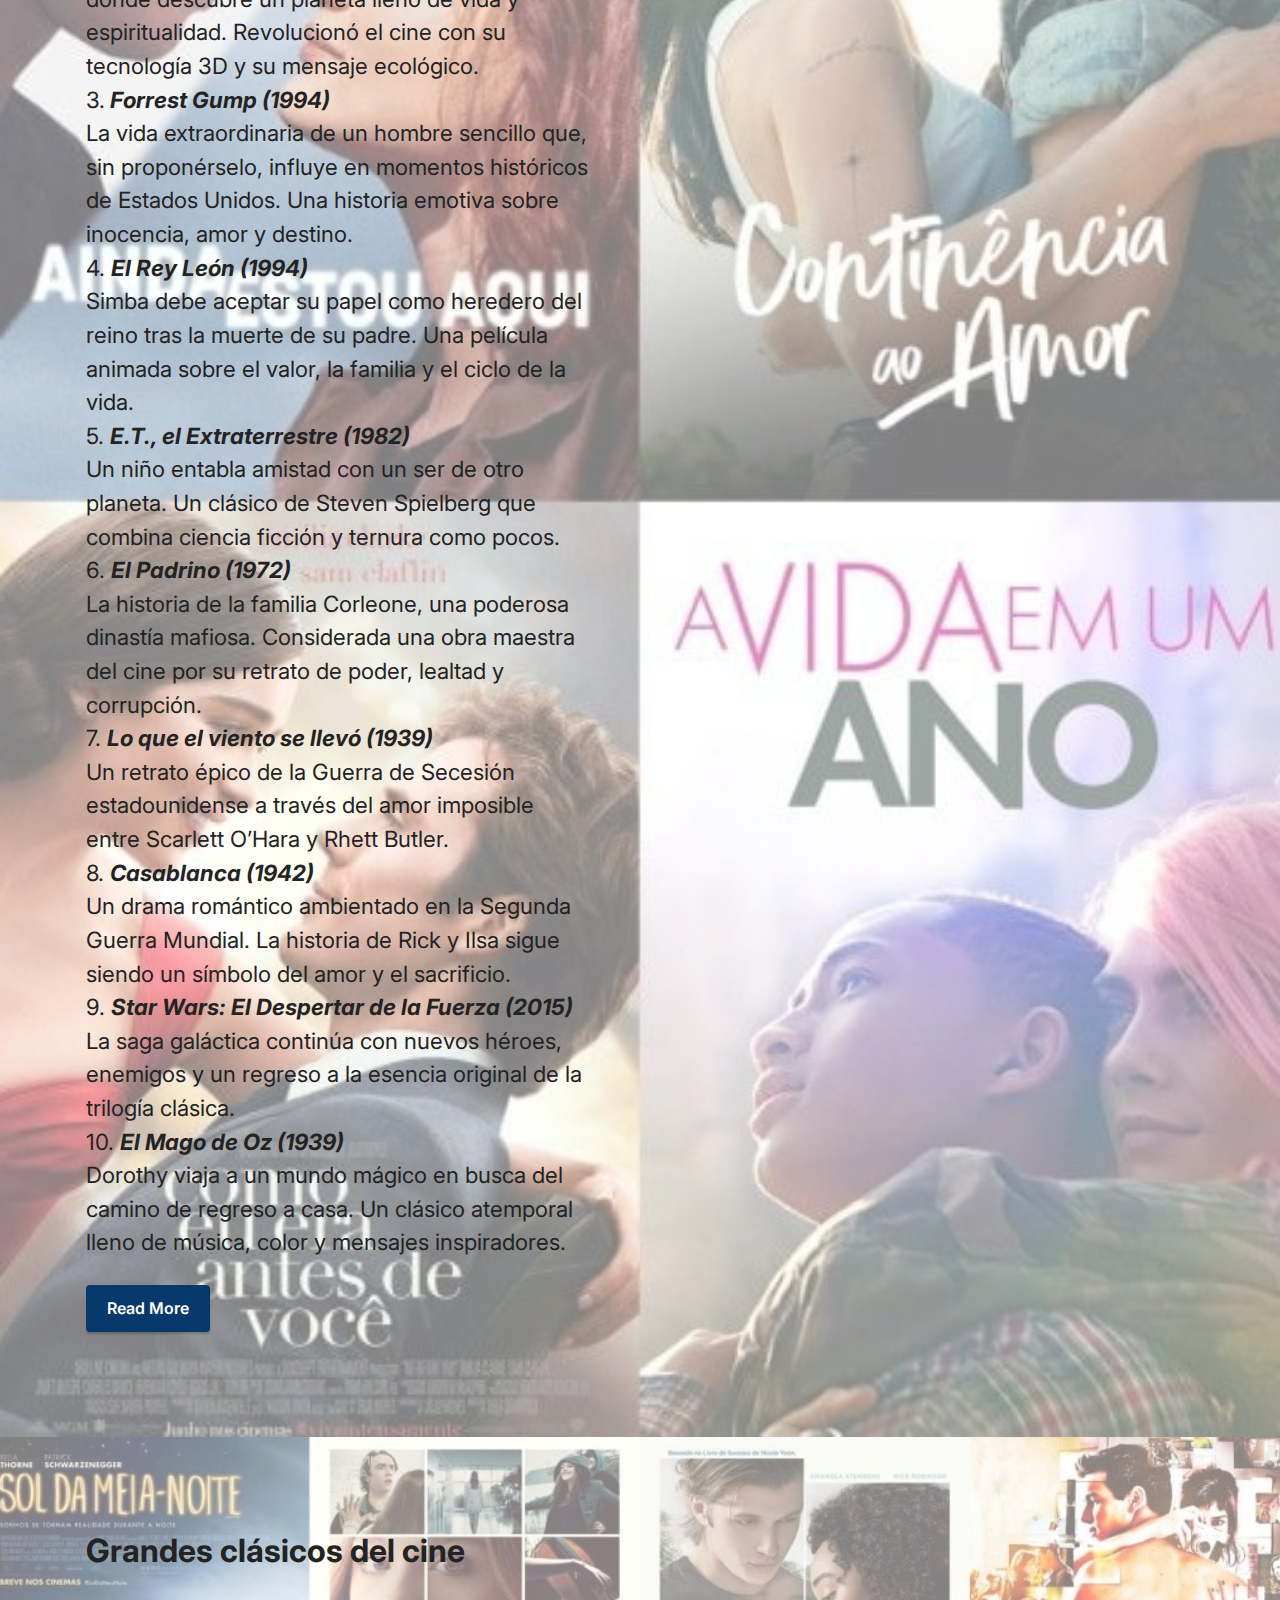
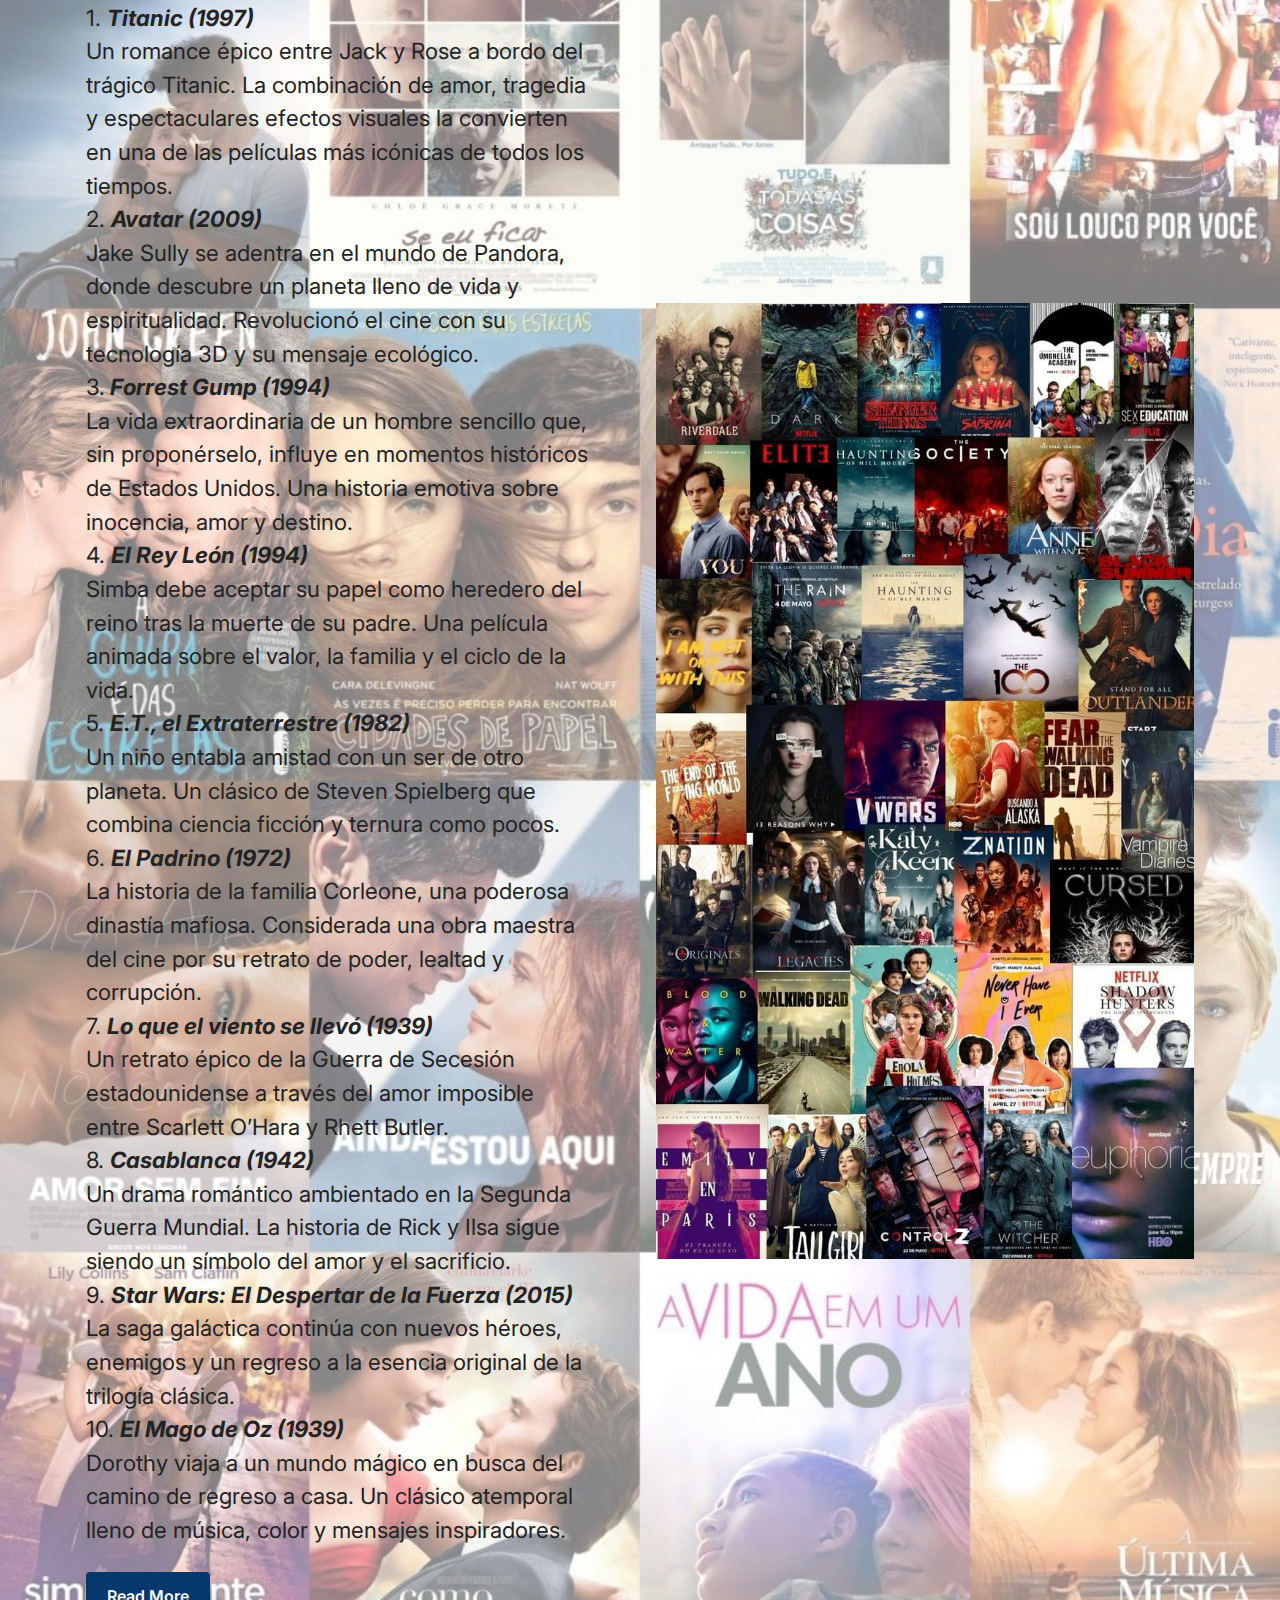
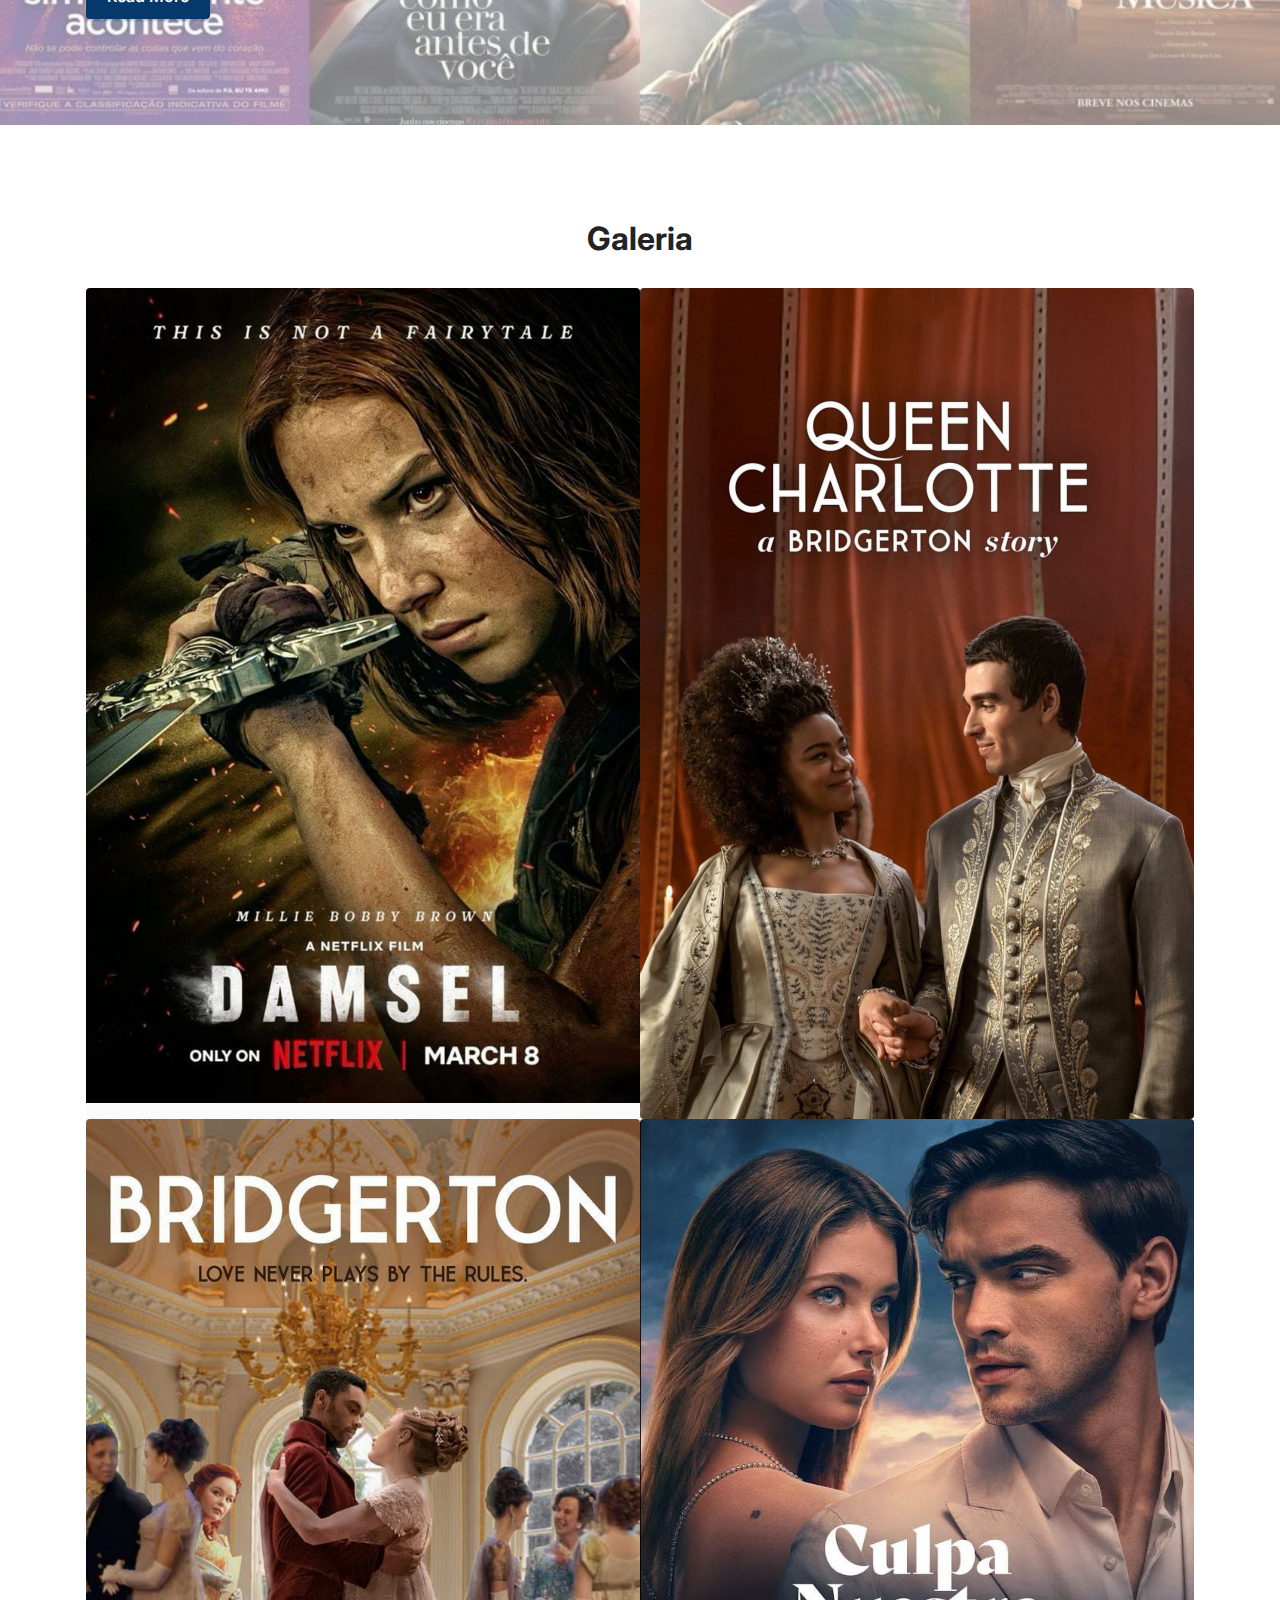
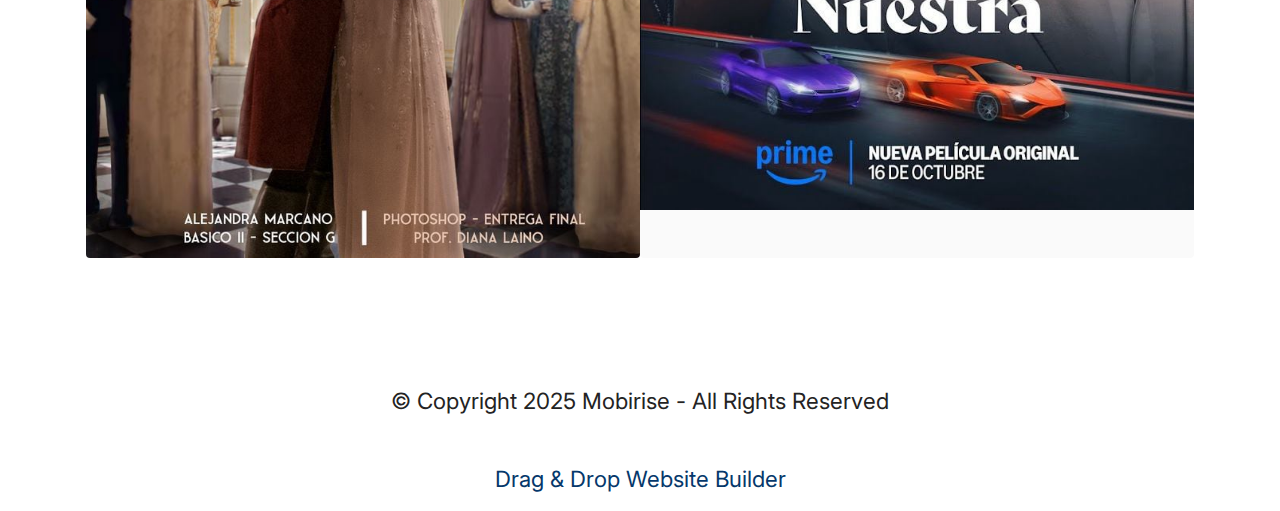
<file: page1.html>
<!DOCTYPE html>
<html  >
<head>
  <!-- Site made with Mobirise Website Builder v6.1.4, https://mobirise.com -->
  <meta charset="UTF-8">
  <meta http-equiv="X-UA-Compatible" content="IE=edge">
  <meta name="generator" content="Mobirise v6.1.4, mobirise.com">
  <meta name="viewport" content="width=device-width, initial-scale=1, minimum-scale=1">
  <link rel="shortcut icon" href="assets/images/logo-mb-removebg-preview-96x96.png" type="image/x-icon">
  <meta name="description" content="">
  
  
  <title>PELICULAS</title>
  <link rel="stylesheet" href="assets/web/assets/mobirise-icons2/mobirise2.css">
  <link rel="stylesheet" href="assets/bootstrap/css/bootstrap.min.css">
  <link rel="stylesheet" href="assets/dropdown/css/style.css">
  <link rel="stylesheet" href="assets/socicon/css/styles.css">
  <link rel="stylesheet" href="assets/theme/css/style.css">
  <link rel="preload" href="https://fonts.googleapis.com/css?family=Inter:100,200,300,400,500,600,700,800,900,100i,200i,300i,400i,500i,600i,700i,800i,900i&display=swap" as="style" onload="this.onload=null;this.rel='stylesheet'">
  <noscript><link rel="stylesheet" href="https://fonts.googleapis.com/css?family=Inter:100,200,300,400,500,600,700,800,900,100i,200i,300i,400i,500i,600i,700i,800i,900i&display=swap"></noscript>
  <link rel="preload" href="https://fonts.googleapis.com/css?family=Jost:100,200,300,400,500,600,700,800,900,100i,200i,300i,400i,500i,600i,700i,800i,900i&display=swap" as="style" onload="this.onload=null;this.rel='stylesheet'">
  <noscript><link rel="stylesheet" href="https://fonts.googleapis.com/css?family=Jost:100,200,300,400,500,600,700,800,900,100i,200i,300i,400i,500i,600i,700i,800i,900i&display=swap"></noscript>
  <link rel="preload" as="style" href="assets/mobirise/css/mbr-additional.css?v=H2X4wm"><link rel="stylesheet" href="assets/mobirise/css/mbr-additional.css?v=H2X4wm" type="text/css">

  
  
  
</head>
<body>
  
  <section data-bs-version="5.1" class="menu menu2 cid-sFHpMqcXGj" once="menu" id="menu2-2">
    
    <nav class="navbar navbar-dropdown navbar-expand-lg">
        <div class="container">
            <div class="navbar-brand">
                
                <span class="navbar-caption-wrap"><a class="navbar-caption text-black text-primary display-7" href="page1.html">PELICULAS</a></span>
            </div>
            <button class="navbar-toggler" type="button" data-toggle="collapse" data-bs-toggle="collapse" data-target="#navbarSupportedContent" data-bs-target="#navbarSupportedContent" aria-controls="navbarNavAltMarkup" aria-expanded="false" aria-label="Toggle navigation">
                <div class="hamburger">
                    <span></span>
                    <span></span>
                    <span></span>
                    <span></span>
                </div>
            </button>
            <div class="collapse navbar-collapse" id="navbarSupportedContent">
                <ul class="navbar-nav nav-dropdown" data-app-modern-menu="true"><li class="nav-item"><a class="nav-link link text-black text-primary display-4" href="page1.html#header9-1">Peliculas</a></li>
                    <li class="nav-item"><a class="nav-link link text-black text-primary display-4" href="page1.html#features19-e">Peliculas mas vista2025</a></li>
                    <li class="nav-item"><a class="nav-link link text-black text-primary display-4" href="page1.html#features19-n">Grandes clasico del cine</a>
                    </li><li class="nav-item"><a class="nav-link link text-black text-primary display-4" href="page1.html#gallery1-m">Galeria</a></li></ul>
                
                <div class="navbar-buttons mbr-section-btn"><a class="btn btn-primary display-4" href="https://mobiri.se">Buy Tickets</a></div>
            </div>
        </div>
    </nav>
</section>

<section data-bs-version="5.1" class="header9 cid-sFHoAfPmXB" id="header9-1">

    

    <div class="mbr-overlay" style="opacity: 0.7; background-color: rgb(210, 253, 255);"></div>

    <div class="text-center container">
        <div class="row justify-content-center">
            <div class="col-md-12 col-lg-9">
                <h1 class="mbr-section-title mbr-fonts-style mb-3 display-1"><strong>PELICULAS</strong></h1>
                <p class="mbr-text mbr-fonts-style display-4">En esta sección podrás descubrir y explorar el fascinante mundo del cine. RewMania te ofrece información actualizada sobre las películas más recientes del 2025 y los grandes clásicos que marcaron generaciones.<br>Aquí encontrarás reseñas, curiosidades, datos de producción y recomendaciones personalizadas que te ayudarán a elegir tu próxima película favorita.<br><br>Desde los grandes estrenos del año hasta las obras maestras que definieron la historia del cine, esta página te invita a conocer más sobre cada historia, su mensaje y su impacto en la cultura.</p>
                <div class="mbr-section-btn mt-3"><a class="btn btn-primary display-4" href="https://mobiri.se"></a></div>
            </div>
        </div>
    </div>
</section>

<section data-bs-version="5.1" class="features18 cid-sFHvmoQ5Jg" id="features19-e">

    

    <div class="mbr-overlay" style="opacity: 0.5; background-color: rgb(255, 255, 255);">
    </div>
    <div class="container">
        <div class="row justify-content-center">
            <div class="card col-12 col-lg">
                <div class="card-wrapper">
                    <h6 class="card-title mbr-fonts-style mb-4 display-2"><strong>Películas más vistas del 2025</strong></h6>
                    <p class="mbr-text mbr-fonts-style display-7">1. <strong><em>Culpa Nuestra</em></strong><br>Culmina la intensa historia de amor entre Noah y Nick. En esta tercera entrega, ambos enfrentan los desafíos de su relación mientras el pasado vuelve a ponerlos a prueba. Una mezcla de romance, drama y redención.<br>2<strong><em>. Intensamente 2 (Inside Out 2)</em></strong><br>Riley entra en la adolescencia y llegan nuevas emociones como la ansiedad y la vergüenza. Una secuela emotiva y divertida que enseña a comprender los cambios internos que todos enfrentamos al crecer.<br>3. <strong><em>Duna: Parte Dos (Dune: Part Two)</em></strong><br>Paul Atreides continúa su viaje junto a Chani y los Fremen para vengar la traición a su familia. Una epopeya visual que combina política, guerra y destino en un universo desértico majestuoso.<br>4.<strong><em> Kung Fu Panda 4</em></strong><br>Po debe elegir a su sucesor mientras enfrenta una nueva villana con el poder de robar las habilidades de los demás maestros del kung fu. Una aventura llena de humor, acción y sabiduría.<br>5<strong><em>. Gladiador 2</em></strong><br>Décadas después del legado de Máximo, un nuevo héroe se levanta en el Imperio Romano. Luchas épicas, poder y venganza marcan esta esperada secuela del clásico ganador del Óscar.<br>6. <strong><em>Sonic 3: La Película</em></strong><br>Sonic, Tails y Knuckles unen fuerzas para detener a un nuevo enemigo, Shadow, en una historia llena de velocidad, amistad y aventuras. Mezcla perfecta de acción y humor para todas las edades.<br>7. <strong><em>Moana (Versión de acción real)</em></strong><br>Una nueva adaptación que revive el viaje de Moana para salvar su isla, con escenarios reales, música renovada y una visión más profunda del vínculo con la naturaleza.<br>8. <strong><em>Joker: Locura de Dos (Joker: Folie à Deux)</em></strong><br>Arthur Fleck regresa acompañado por Harley Quinn. Una historia psicológica y musical que explora la locura compartida y el poder destructivo del amor.<br>9. <strong><em>Mufasa: El Rey León</em></strong><br>Una precuela que cuenta la historia del ascenso de Mufasa desde sus orígenes humildes hasta convertirse en el rey de la sabana. Una historia de coraje, amistad y destino.<br>10. <strong><em>Deadpool 3</em></strong><br>El antihéroe más sarcástico del cine regresa, ahora junto a Wolverine. Una comedia llena de acción, humor negro y referencias al multiverso Marvel.<br><br>🎬 <strong>Grandes clásicos del cine</strong><br>1. <strong><em>Titanic (1997)</em></strong><br>Un romance épico entre Jack y Rose a bordo del trágico Titanic. La combinación de amor, tragedia y espectaculares efectos visuales la convierten en una de las películas más icónicas de todos los tiempos.<br>2. <strong><em>Avatar (2009)</em></strong><br>Jake Sully se adentra en el mundo de Pandora, donde descubre un planeta lleno de vida y espiritualidad. Revolucionó el cine con su tecnología 3D y su mensaje ecológico.<br>3.<strong><em> Forrest Gump (1994)</em></strong><br>La vida extraordinaria de un hombre sencillo que, sin proponérselo, influye en momentos históricos de Estados Unidos. Una historia emotiva sobre inocencia, amor y destino.<br>4. <strong><em>El Rey León (1994)</em></strong><br>Simba debe aceptar su papel como heredero del reino tras la muerte de su padre. Una película animada sobre el valor, la familia y el ciclo de la vida.<br>5. <strong><em>E.T., el Extraterrestre (1982)</em></strong><br>Un niño entabla amistad con un ser de otro planeta. Un clásico de Steven Spielberg que combina ciencia ficción y ternura como pocos.<br>6. <strong><em>El Padrino (1972)</em></strong><br>La historia de la familia Corleone, una poderosa dinastía mafiosa. Considerada una obra maestra del cine por su retrato de poder, lealtad y corrupción.<br>7. <strong><em>Lo que el viento se llevó (1939)</em></strong><br>Un retrato épico de la Guerra de Secesión estadounidense a través del amor imposible entre Scarlett O’Hara y Rhett Butler.<br>8. <strong><em>Casablanca (1942)</em></strong><br>Un drama romántico ambientado en la Segunda Guerra Mundial. La historia de Rick y Ilsa sigue siendo un símbolo del amor y el sacrificio.<br>9. <strong><em>Star Wars: El Despertar de la Fuerza (2015)</em></strong><br>La saga galáctica continúa con nuevos héroes, enemigos y un regreso a la esencia original de la trilogía clásica.<br>10. <strong><em>El Mago de Oz (1939)</em></strong><br>Dorothy viaja a un mundo mágico en busca del camino de regreso a casa. Un clásico atemporal lleno de música, color y mensajes inspiradores.</p>
                    <div class="mbr-section-btn"><a class="btn btn-primary display-4" href="https://mobiri.se">Read More</a></div>
                </div>
            </div>
            <div class="col-12 col-lg-6">
                <div class="image-wrapper">
                    <img src="assets/images/984fab964136bac1d06c607e8fb4be00-1076x1347.jpeg" alt="Mobirise Website Builder">
                </div>
            </div>
        </div>
    </div>
</section>

<section data-bs-version="5.1" class="features18 cid-uZNCeHqZUz" id="features19-n">

    

    <div class="mbr-overlay" style="opacity: 0.5; background-color: rgb(255, 255, 255);">
    </div>
    <div class="container">
        <div class="row justify-content-center">
            <div class="card col-12 col-lg">
                <div class="card-wrapper">
                    <h6 class="card-title mbr-fonts-style mb-4 display-2"><strong>Grandes clásicos del cine</strong></h6>
                    <p class="mbr-text mbr-fonts-style display-7">1. <strong><em>Titanic (1997)</em></strong><br>Un romance épico entre Jack y Rose a bordo del trágico Titanic. La combinación de amor, tragedia y espectaculares efectos visuales la convierten en una de las películas más icónicas de todos los tiempos.<br>2. <strong><em>Avatar (2009)</em></strong><br>Jake Sully se adentra en el mundo de Pandora, donde descubre un planeta lleno de vida y espiritualidad. Revolucionó el cine con su tecnología 3D y su mensaje ecológico.<br>3.<strong><em> Forrest Gump (1994)</em></strong><br>La vida extraordinaria de un hombre sencillo que, sin proponérselo, influye en momentos históricos de Estados Unidos. Una historia emotiva sobre inocencia, amor y destino.<br>4. <strong><em>El Rey León (1994)</em></strong><br>Simba debe aceptar su papel como heredero del reino tras la muerte de su padre. Una película animada sobre el valor, la familia y el ciclo de la vida.<br>5. <strong><em>E.T., el Extraterrestre (1982)</em></strong><br>Un niño entabla amistad con un ser de otro planeta. Un clásico de Steven Spielberg que combina ciencia ficción y ternura como pocos.<br>6. <strong><em>El Padrino (1972)</em></strong><br>La historia de la familia Corleone, una poderosa dinastía mafiosa. Considerada una obra maestra del cine por su retrato de poder, lealtad y corrupción.<br>7. <strong><em>Lo que el viento se llevó (1939)</em></strong><br>Un retrato épico de la Guerra de Secesión estadounidense a través del amor imposible entre Scarlett O’Hara y Rhett Butler.<br>8. <strong><em>Casablanca (1942)</em></strong><br>Un drama romántico ambientado en la Segunda Guerra Mundial. La historia de Rick y Ilsa sigue siendo un símbolo del amor y el sacrificio.<br>9. <strong><em>Star Wars: El Despertar de la Fuerza (2015)</em></strong><br>La saga galáctica continúa con nuevos héroes, enemigos y un regreso a la esencia original de la trilogía clásica.<br>10. <strong><em>El Mago de Oz (1939)</em></strong><br>Dorothy viaja a un mundo mágico en busca del camino de regreso a casa. Un clásico atemporal lleno de música, color y mensajes inspiradores.</p>
                    <div class="mbr-section-btn"><a class="btn btn-primary display-4" href="https://mobiri.se">Read More</a></div>
                </div>
            </div>
            <div class="col-12 col-lg-6">
                <div class="image-wrapper">
                    <img src="assets/images/peliculasss-736x1308.jpg" alt="Mobirise Website Builder">
                </div>
            </div>
        </div>
    </div>
</section>

<section data-bs-version="5.1" class="gallery1 cid-uZNx5tw7g4" id="gallery1-m">
    
    
    <div class="container">
        <div class="mbr-section-head">
            <h4 class="mbr-section-title mbr-fonts-style align-center mb-0 display-2">
                <strong>Galeria</strong></h4>
            
        </div>
        <div class="row mt-4">
            <div class="item features-image col-12 col-md-6 col-lg-6">
                <div class="item-wrapper">
                    <div class="item-img">
                        <img src="assets/images/damsel-736x1083.jpg" alt="Mobirise Website Builder">
                    </div>
                    
                    
                </div>
            </div>
            <div class="item features-image col-12 col-md-6 col-lg-6">
                <div class="item-wrapper">
                    <div class="item-img">
                        <img src="assets/images/charlotte-1108x1662.jpg" alt="Mobirise Website Builder">
                    </div>
                    
                    
                </div>
            </div>
            <div class="item features-image col-12 col-md-6 col-lg-6">
                <div class="item-wrapper">
                    <div class="item-img">
                        <img src="assets/images/bridgerton-736x981.jpg" alt="Mobirise Website Builder">
                    </div>
                    
                    
                </div>
            </div>
            <div class="item features-image col-12 col-md-6 col-lg-6">
                <div class="item-wrapper">
                    <div class="item-img">
                        <img src="assets/images/culpa20nuestra-695x867.jpg" alt="Mobirise Website Builder" title="">
                    </div>
                    
                    
                </div>
            </div>
        </div>
    </div>
</section>

<section data-bs-version="5.1" class="footer7 cid-sFHu2wLoQp" once="footers" id="footer7-9">

    

    

    <div class="container">
        <div class="row align-center mbr-white">
            <div class="col-12">
                <p class="mbr-text mb-0 mbr-fonts-style display-7">
                    © Copyright 2025 Mobirise - All Rights Reserved
                </p>
            </div>
        </div>
    </div>
</section><section class="display-7" style="padding: 0;align-items: center;justify-content: center;flex-wrap: wrap;    align-content: center;display: flex;position: relative;height: 4rem;"><a href="https://mobiri.se/4164927" style="flex: 1 1;height: 4rem;position: absolute;width: 100%;z-index: 1;"><img alt="" style="height: 4rem;" src="[data-uri]"></a><p style="margin: 0;text-align: center;" class="display-7">&#8204;</p><a style="z-index:1" href="https://mobirise.com/drag-drop-website-builder.html">Drag & Drop Website Builder</a></section><script src="assets/bootstrap/js/bootstrap.bundle.min.js"></script>  <script src="assets/smoothscroll/smooth-scroll.js"></script>  <script src="assets/ytplayer/index.js"></script>  <script src="assets/dropdown/js/navbar-dropdown.js"></script>  <script src="assets/theme/js/script.js"></script>  
  
  
</body>
</html>
</file>
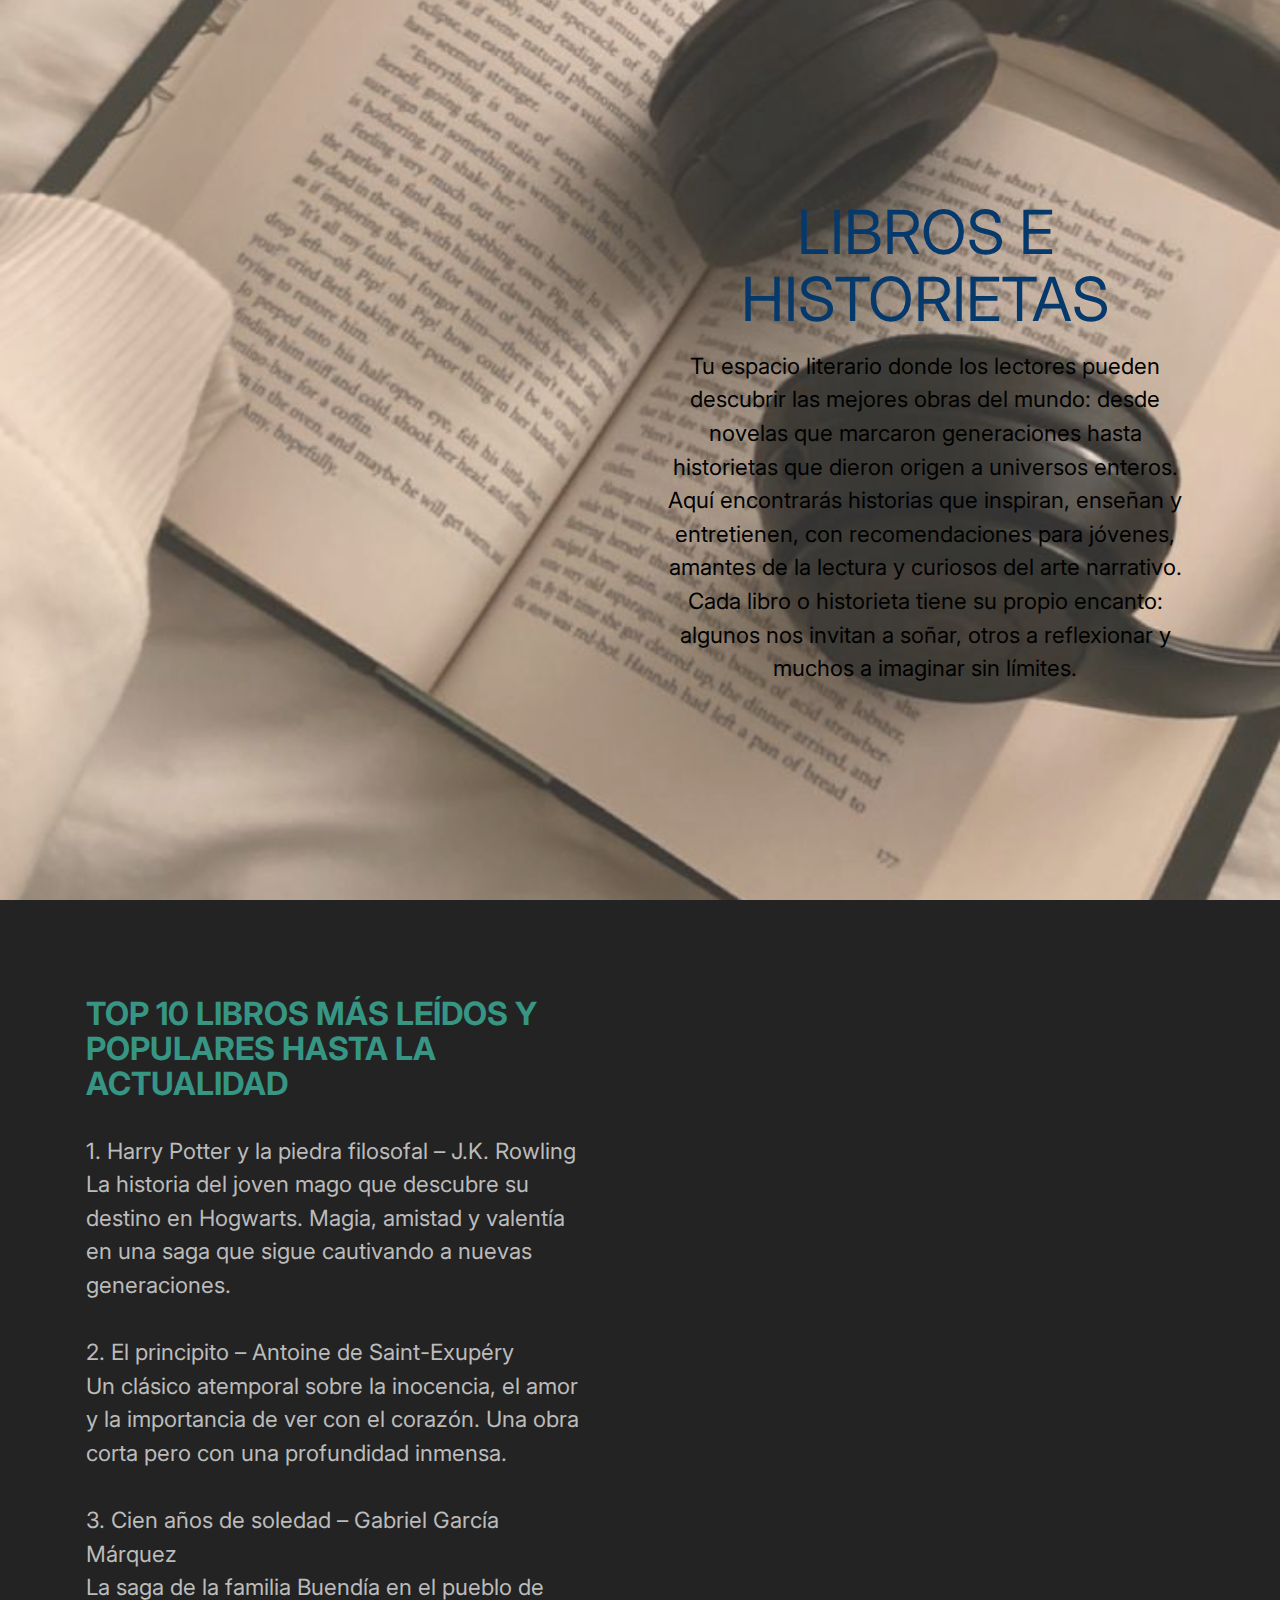
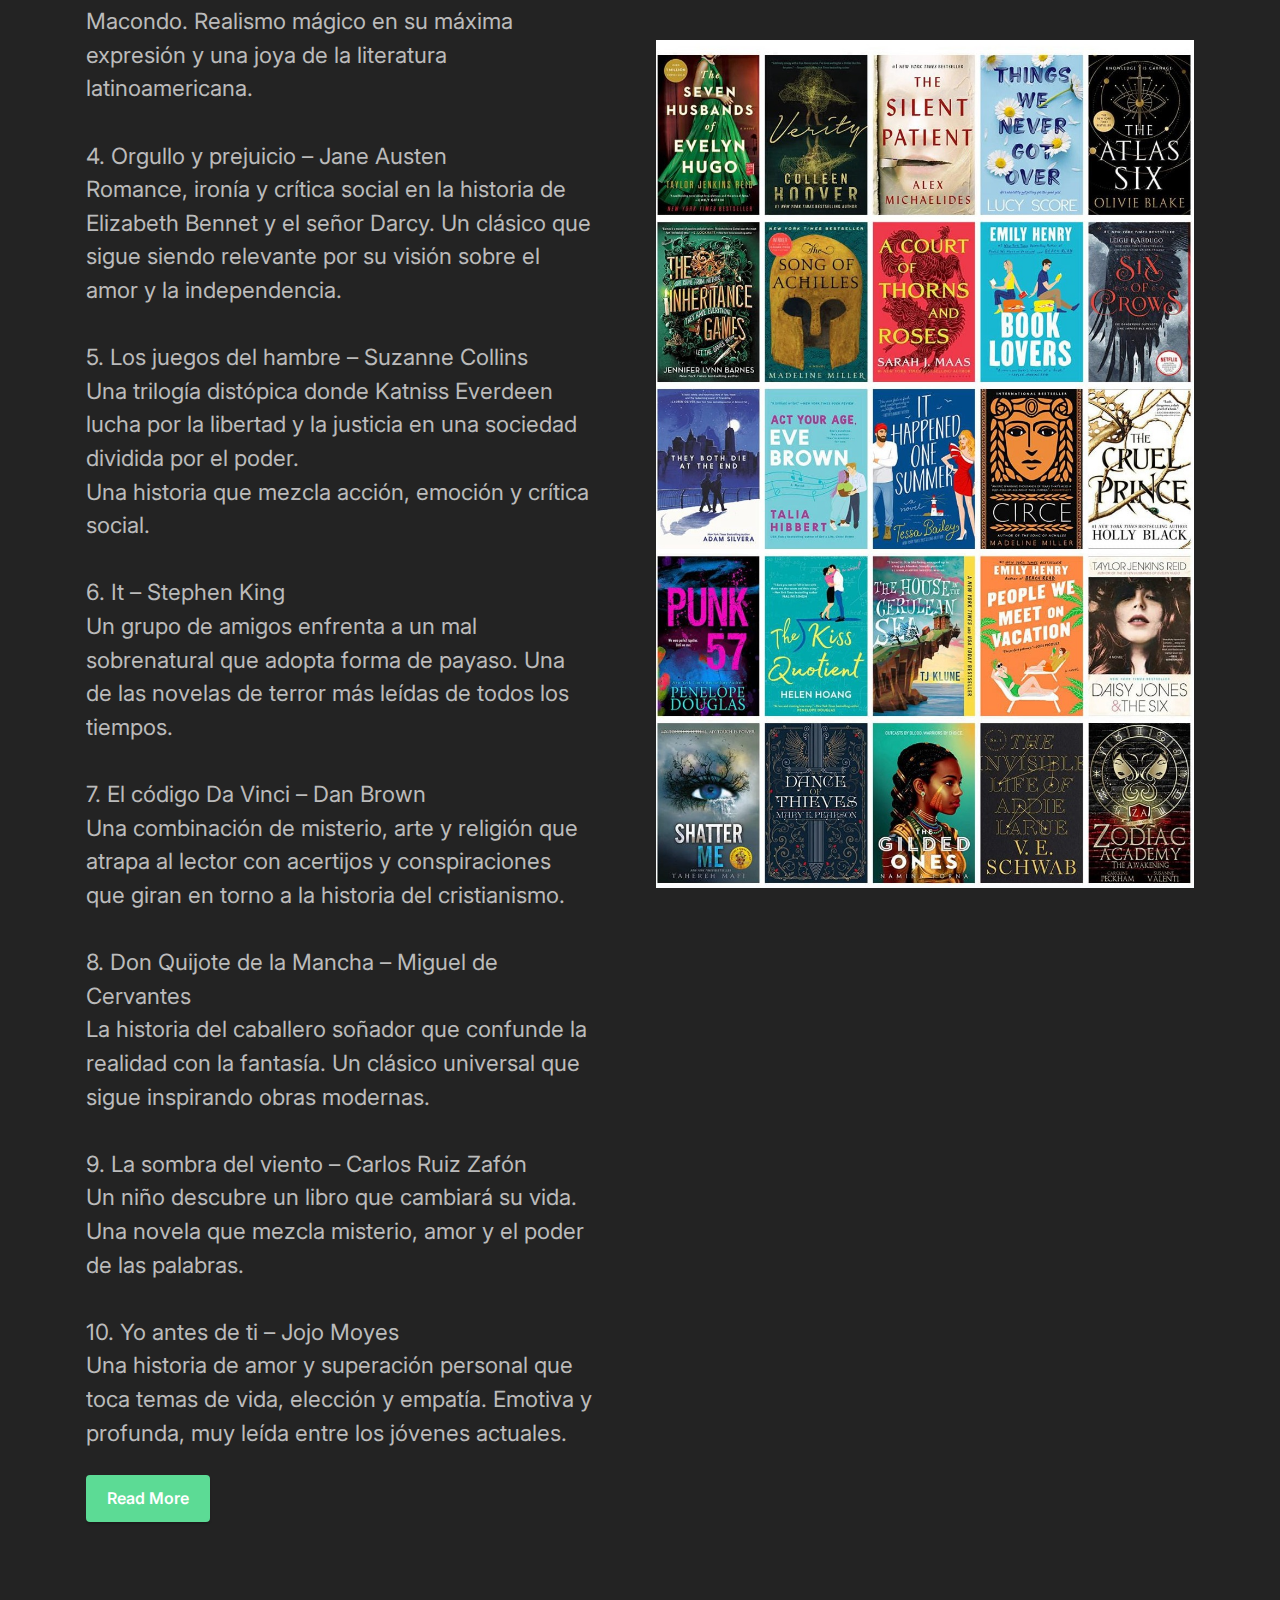
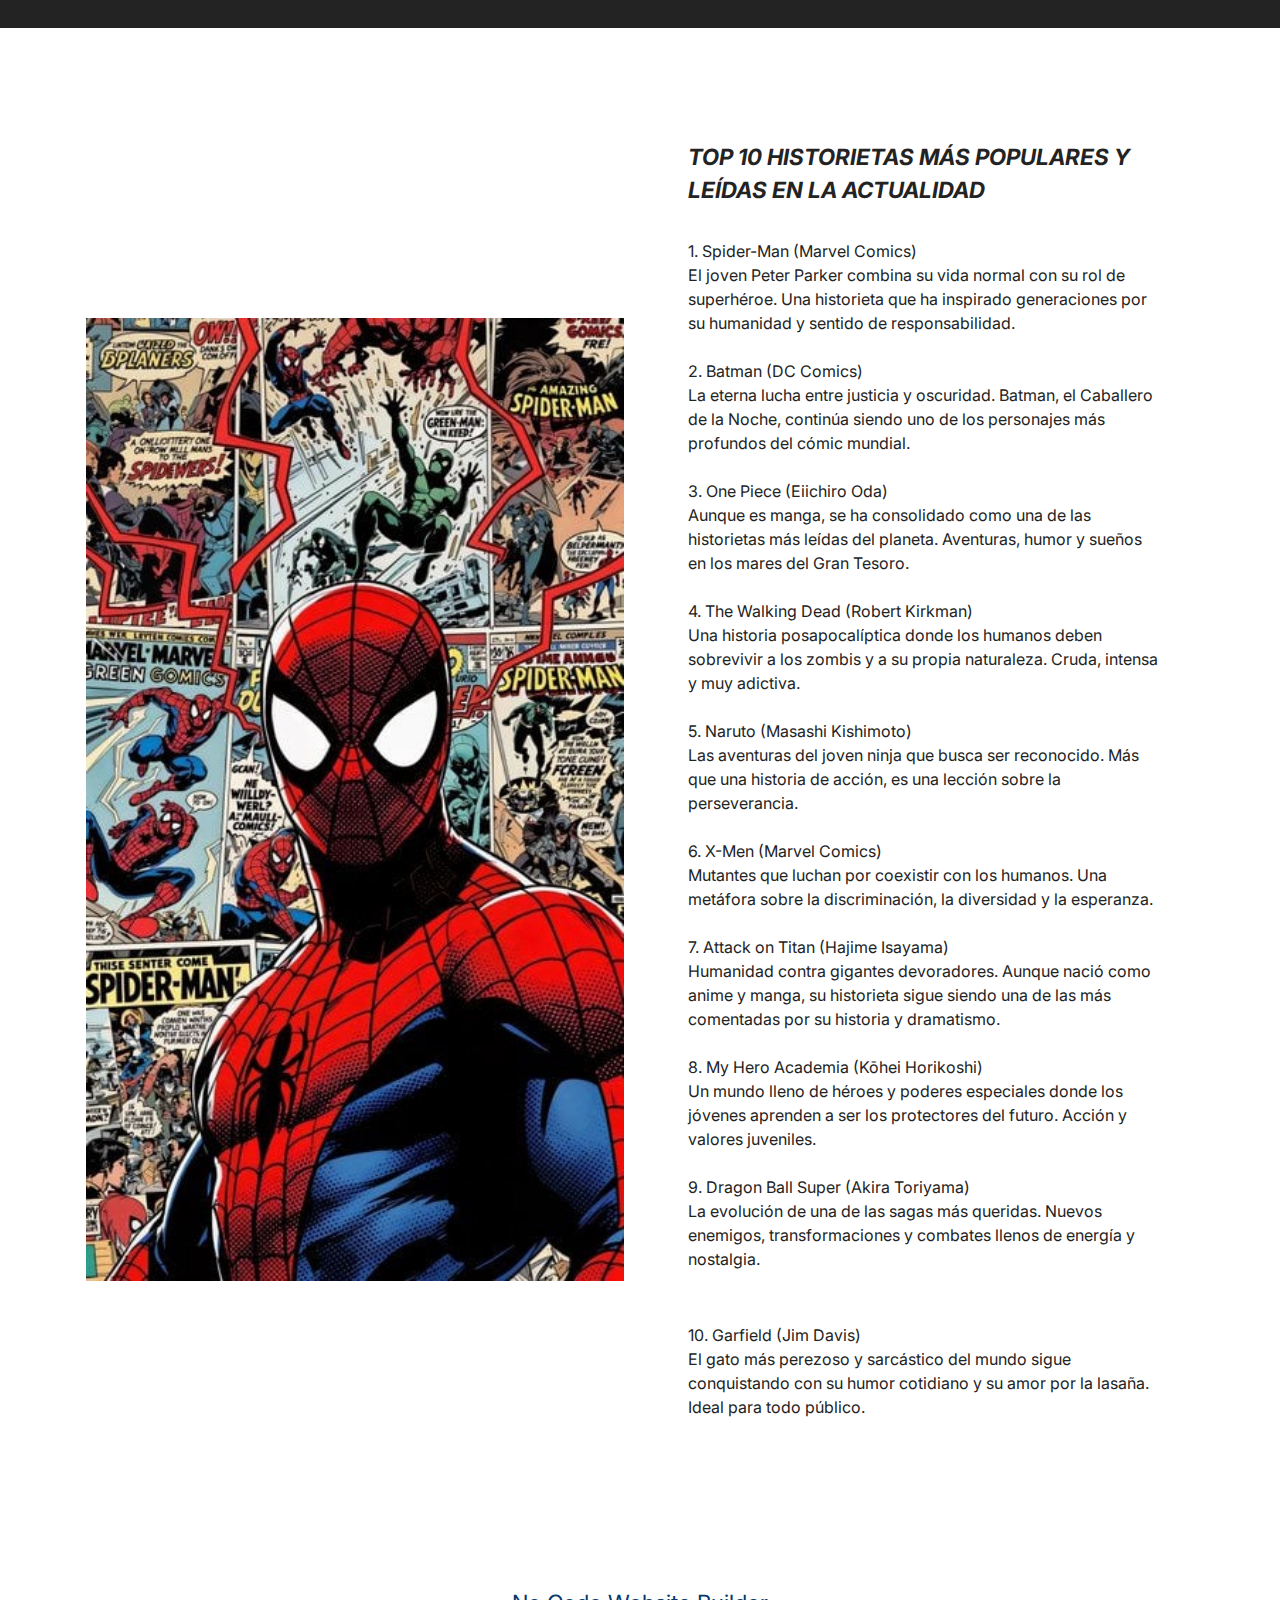
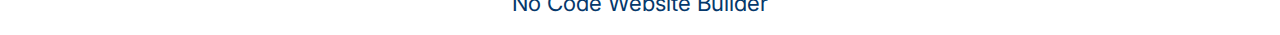
<file: page2.html>
<!DOCTYPE html>
<html  >
<head>
  <!-- Site made with Mobirise Website Builder v6.1.4, https://mobirise.com -->
  <meta charset="UTF-8">
  <meta http-equiv="X-UA-Compatible" content="IE=edge">
  <meta name="generator" content="Mobirise v6.1.4, mobirise.com">
  <meta name="viewport" content="width=device-width, initial-scale=1, minimum-scale=1">
  <link rel="shortcut icon" href="assets/images/logo-mb-removebg-preview-96x96.png" type="image/x-icon">
  <meta name="description" content="">
  
  
  <title>LIBROS E HISTORIETA</title>
  <link rel="stylesheet" href="assets/web/assets/mobirise-icons2/mobirise2.css">
  <link rel="stylesheet" href="assets/bootstrap/css/bootstrap.min.css">
  <link rel="stylesheet" href="assets/theme/css/style.css">
  <link rel="preload" href="https://fonts.googleapis.com/css?family=Inter:100,200,300,400,500,600,700,800,900,100i,200i,300i,400i,500i,600i,700i,800i,900i&display=swap" as="style" onload="this.onload=null;this.rel='stylesheet'">
  <noscript><link rel="stylesheet" href="https://fonts.googleapis.com/css?family=Inter:100,200,300,400,500,600,700,800,900,100i,200i,300i,400i,500i,600i,700i,800i,900i&display=swap"></noscript>
  <link rel="preload" href="https://fonts.googleapis.com/css?family=Jost:100,200,300,400,500,600,700,800,900,100i,200i,300i,400i,500i,600i,700i,800i,900i&display=swap" as="style" onload="this.onload=null;this.rel='stylesheet'">
  <noscript><link rel="stylesheet" href="https://fonts.googleapis.com/css?family=Jost:100,200,300,400,500,600,700,800,900,100i,200i,300i,400i,500i,600i,700i,800i,900i&display=swap"></noscript>
  <link rel="preload" as="style" href="assets/mobirise/css/mbr-additional.css?v=XSFxV1"><link rel="stylesheet" href="assets/mobirise/css/mbr-additional.css?v=XSFxV1" type="text/css">

  
  
  
</head>
<body>
  
  <section data-bs-version="5.1" class="header3 cid-uZNNLoNEKH mbr-fullscreen" id="header3-u">

    

    
    <div class="mbr-overlay" style="opacity: 0.2; background-color: rgb(255, 255, 255);"></div>

    <div class="align-center container">
        <div class="row justify-content-end">
            <div class="col-12 col-lg-6">
                <h1 class="mbr-section-title mbr-fonts-style mb-3 display-1"><strong><a href="index.html" class="text-primary">LIBROS E HISTORIETAS</a></strong></h1>
                
                <p class="mbr-text mbr-fonts-style display-7">Tu espacio literario donde los lectores pueden descubrir las mejores obras del mundo: desde novelas que marcaron generaciones hasta historietas que dieron origen a universos enteros.<br>Aquí encontrarás historias que inspiran, enseñan y entretienen, con recomendaciones para jóvenes, amantes de la lectura y curiosos del arte narrativo.<br>Cada libro o historieta tiene su propio encanto: algunos nos invitan a soñar, otros a reflexionar y muchos a imaginar sin límites.</p>
                
            </div>
        </div>
    </div>
</section>

<section data-bs-version="5.1" class="features18 cid-sFGGxz3b6J" id="features19-a">

    

    
    <div class="container">
        <div class="row justify-content-center">
            <div class="card col-12 col-lg">
                <div class="card-wrapper">
                    <h6 class="card-title mbr-fonts-style mb-4 display-2"><strong>TOP 10 LIBROS MÁS LEÍDOS Y POPULARES HASTA LA ACTUALIDAD</strong></h6>
                    <p class="mbr-text mbr-fonts-style display-7">1. Harry Potter y la piedra filosofal – J.K. Rowling<br>La historia del joven mago que descubre su destino en Hogwarts. Magia, amistad y valentía en una saga que sigue cautivando a nuevas generaciones.<br><br>2. El principito – Antoine de Saint-Exupéry<br>Un clásico atemporal sobre la inocencia, el amor y la importancia de ver con el corazón. Una obra corta pero con una profundidad inmensa.<br><br>3. Cien años de soledad – Gabriel García Márquez<br>La saga de la familia Buendía en el pueblo de Macondo. Realismo mágico en su máxima expresión y una joya de la literatura latinoamericana.<br><br>4. Orgullo y prejuicio – Jane Austen<br>Romance, ironía y crítica social en la historia de Elizabeth Bennet y el señor Darcy. Un clásico que sigue siendo relevante por su visión sobre el amor y la independencia.<br><br>5. Los juegos del hambre – Suzanne Collins<br>Una trilogía distópica donde Katniss Everdeen lucha por la libertad y la justicia en una sociedad dividida por el poder.<br>Una historia que mezcla acción, emoción y crítica social.<br><br>6. It – Stephen King<br>Un grupo de amigos enfrenta a un mal sobrenatural que adopta forma de payaso. Una de las novelas de terror más leídas de todos los tiempos.<br><br>7. El código Da Vinci – Dan Brown<br>Una combinación de misterio, arte y religión que atrapa al lector con acertijos y conspiraciones que giran en torno a la historia del cristianismo.<br><br>8. Don Quijote de la Mancha – Miguel de Cervantes<br>La historia del caballero soñador que confunde la realidad con la fantasía. Un clásico universal que sigue inspirando obras modernas.<br><br>9. La sombra del viento – Carlos Ruiz Zafón<br>Un niño descubre un libro que cambiará su vida. Una novela que mezcla misterio, amor y el poder de las palabras.<br><br>10. Yo antes de ti – Jojo Moyes<br>Una historia de amor y superación personal que toca temas de vida, elección y empatía. Emotiva y profunda, muy leída entre los jóvenes actuales.</p>
                    <div class="mbr-section-btn"><a class="btn btn-secondary display-4" href="https://mobiri.se">Read More</a></div>
                </div>
            </div>
            <div class="col-12 col-lg-6">
                <div class="image-wrapper">
                    <img src="assets/images/vvv-1000x1900.jpeg" alt="Mobirise Website Builder">
                </div>
            </div>
        </div>
    </div>
</section>

<section data-bs-version="5.1" class="testimonials1 cid-uZNODTHW4U" id="testimonials1-v">
    

    
    
    <div class="container">
        
        <div class="row align-items-center">
            <div class="col-12 col-md-6">
                <div class="image-wrapper">
                    <img src="assets/images/cc-380x680.jpg" alt="Mobirise Website Builder">
                </div>
            </div>
            <div class="col-12 col-md">
                <div class="text-wrapper">
                    <p class="mbr-text mbr-fonts-style mb-4 display-7"><strong><em>TOP 10 HISTORIETAS MÁS POPULARES Y LEÍDAS EN LA ACTUALIDAD</em></strong></p>
                    <p class="name mbr-fonts-style mb-1 display-4">1. Spider-Man (Marvel Comics)<br>El joven Peter Parker combina su vida normal con su rol de superhéroe. Una historieta que ha inspirado generaciones por su humanidad y sentido de responsabilidad.<br><br>2. Batman (DC Comics)<br>La eterna lucha entre justicia y oscuridad. Batman, el Caballero de la Noche, continúa siendo uno de los personajes más profundos del cómic mundial.<br><br>3. One Piece (Eiichiro Oda)<br>Aunque es manga, se ha consolidado como una de las historietas más leídas del planeta. Aventuras, humor y sueños en los mares del Gran Tesoro.<br><br>4. The Walking Dead (Robert Kirkman)<br>Una historia posapocalíptica donde los humanos deben sobrevivir a los zombis y a su propia naturaleza. Cruda, intensa y muy adictiva.<br><br>5. Naruto (Masashi Kishimoto)<br>Las aventuras del joven ninja que busca ser reconocido. Más que una historia de acción, es una lección sobre la perseverancia.<br><br>6. X-Men (Marvel Comics)<br>Mutantes que luchan por coexistir con los humanos. Una metáfora sobre la discriminación, la diversidad y la esperanza.<br><br>7. Attack on Titan (Hajime Isayama)<br>Humanidad contra gigantes devoradores. Aunque nació como anime y manga, su historieta sigue siendo una de las más comentadas por su historia y dramatismo.<br><br>8. My Hero Academia (Kōhei Horikoshi)<br>Un mundo lleno de héroes y poderes especiales donde los jóvenes aprenden a ser los protectores del futuro. Acción y valores juveniles.<br><br>9. Dragon Ball Super (Akira Toriyama)<br>La evolución de una de las sagas más queridas. Nuevos enemigos, transformaciones y combates llenos de energía y nostalgia.<br><br><br></p>
                    <p class="position mbr-fonts-style display-4">10. Garfield (Jim Davis)
<br>El gato más perezoso y sarcástico del mundo sigue conquistando con su humor cotidiano y su amor por la lasaña.
<br>Ideal para todo público.
<br>
<br></p>
                </div>
            </div>
        </div>
    </div>
</section><section class="display-7" style="padding: 0;align-items: center;justify-content: center;flex-wrap: wrap;    align-content: center;display: flex;position: relative;height: 4rem;"><a href="https://mobiri.se/4164927" style="flex: 1 1;height: 4rem;position: absolute;width: 100%;z-index: 1;"><img alt="" style="height: 4rem;" src="[data-uri]"></a><p style="margin: 0;text-align: center;" class="display-7">&#8204;</p><a style="z-index:1" href="https://mobirise.com/builder/no-code-website-builder.html">No Code Website Builder</a></section><script src="assets/bootstrap/js/bootstrap.bundle.min.js"></script>  <script src="assets/smoothscroll/smooth-scroll.js"></script>  <script src="assets/ytplayer/index.js"></script>  <script src="assets/theme/js/script.js"></script>  
  
  
</body>
</html>
</file>
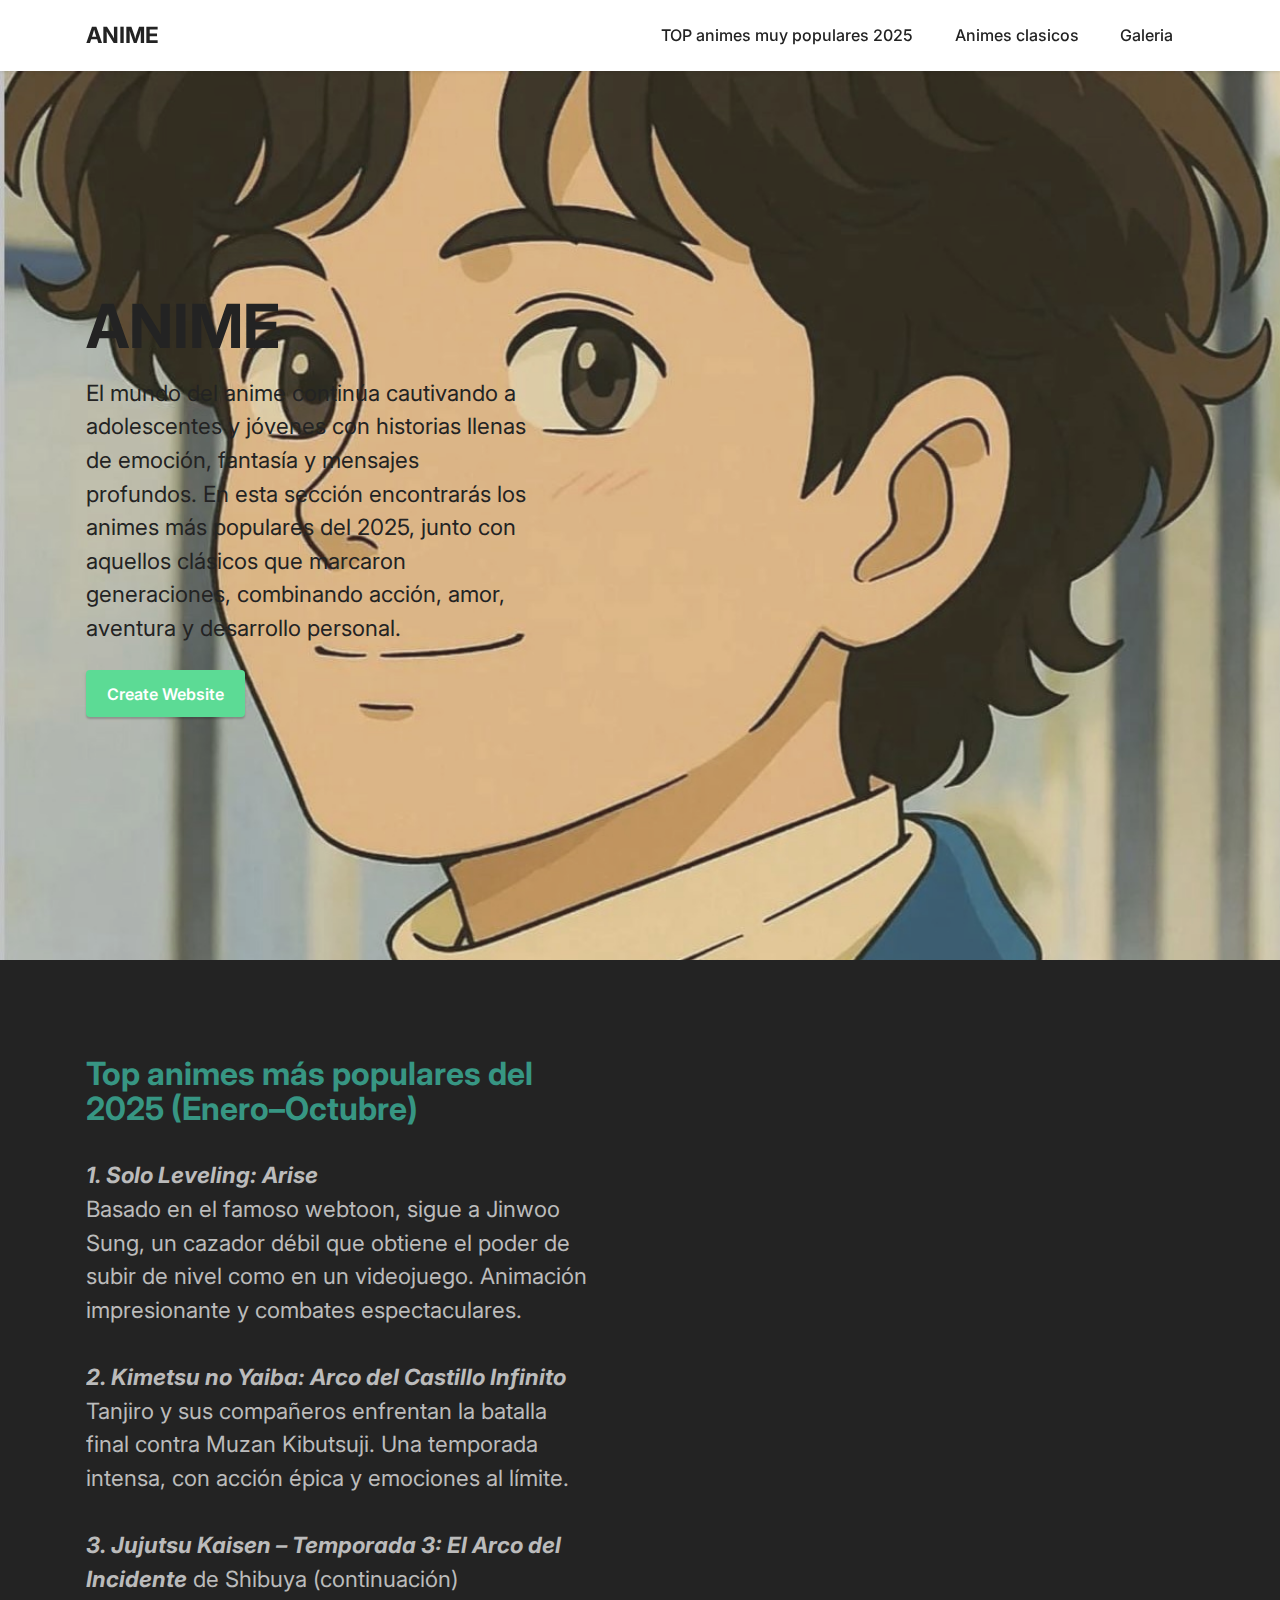
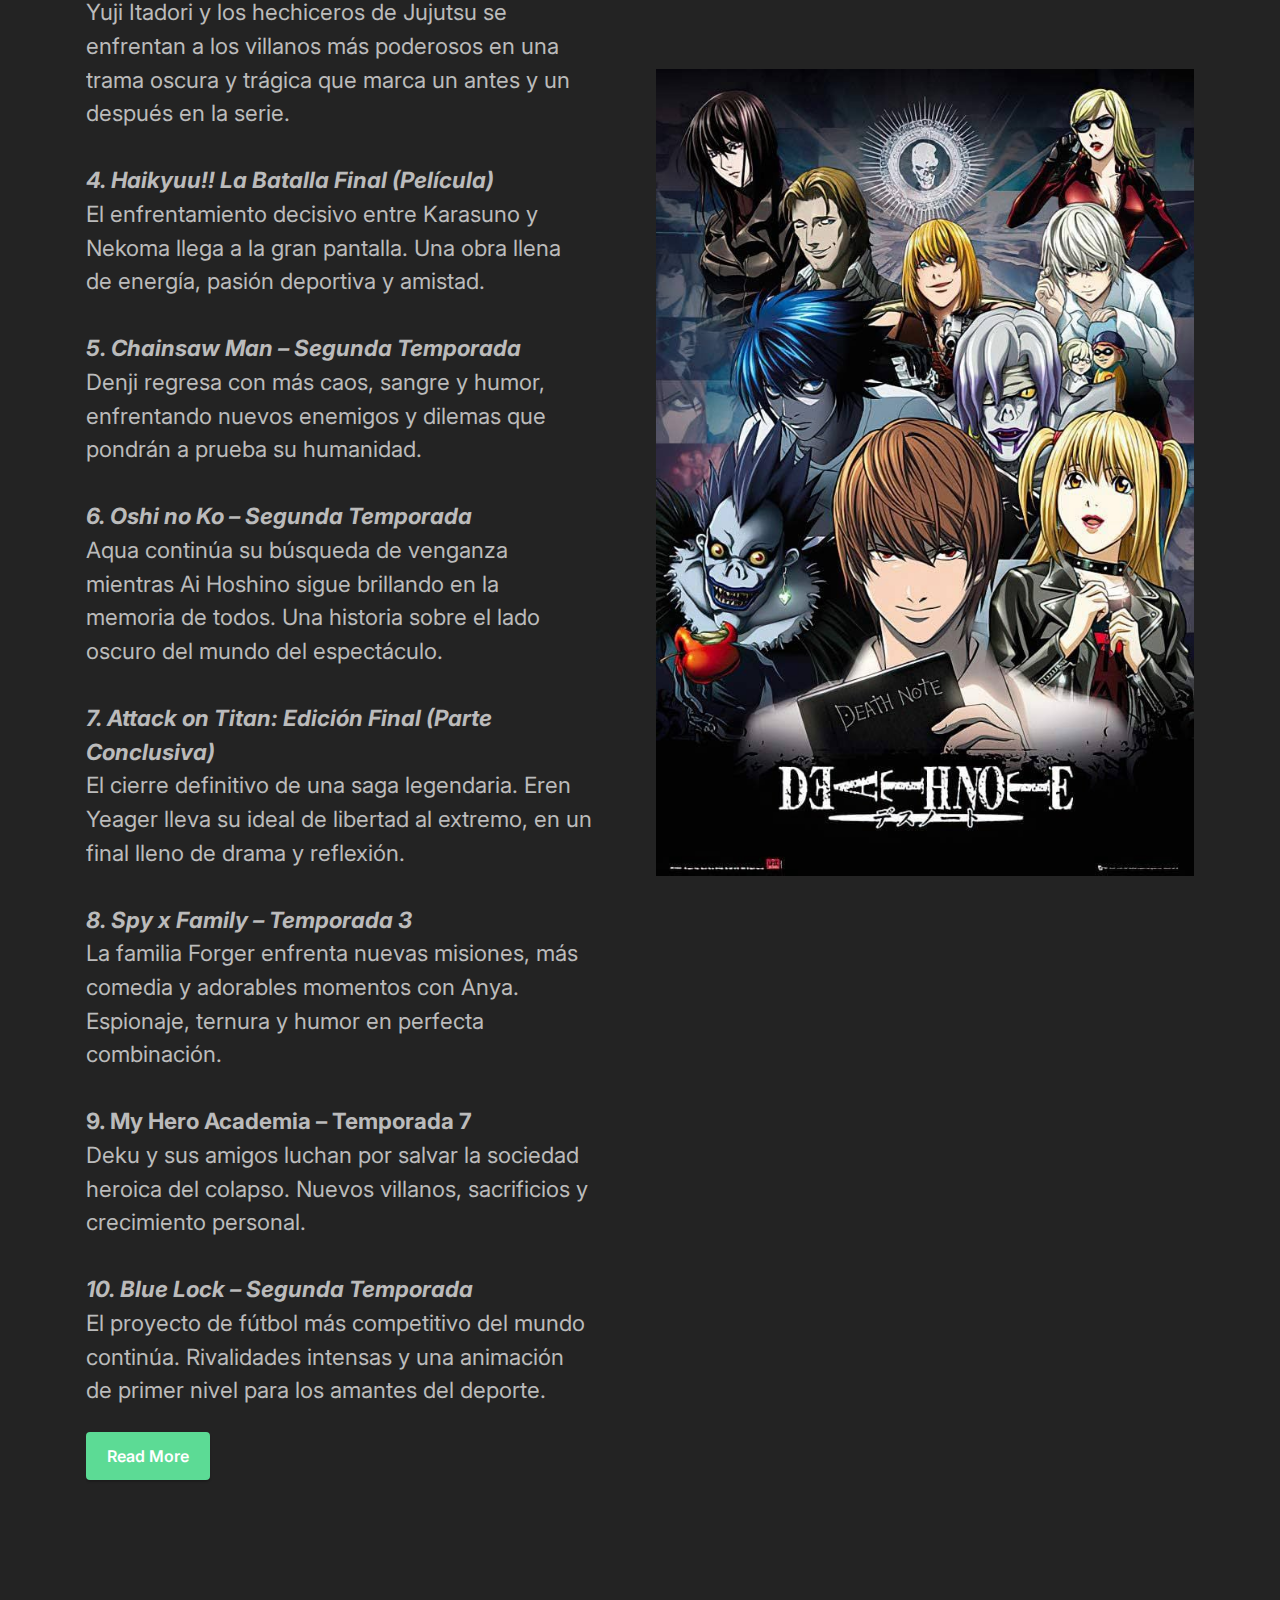
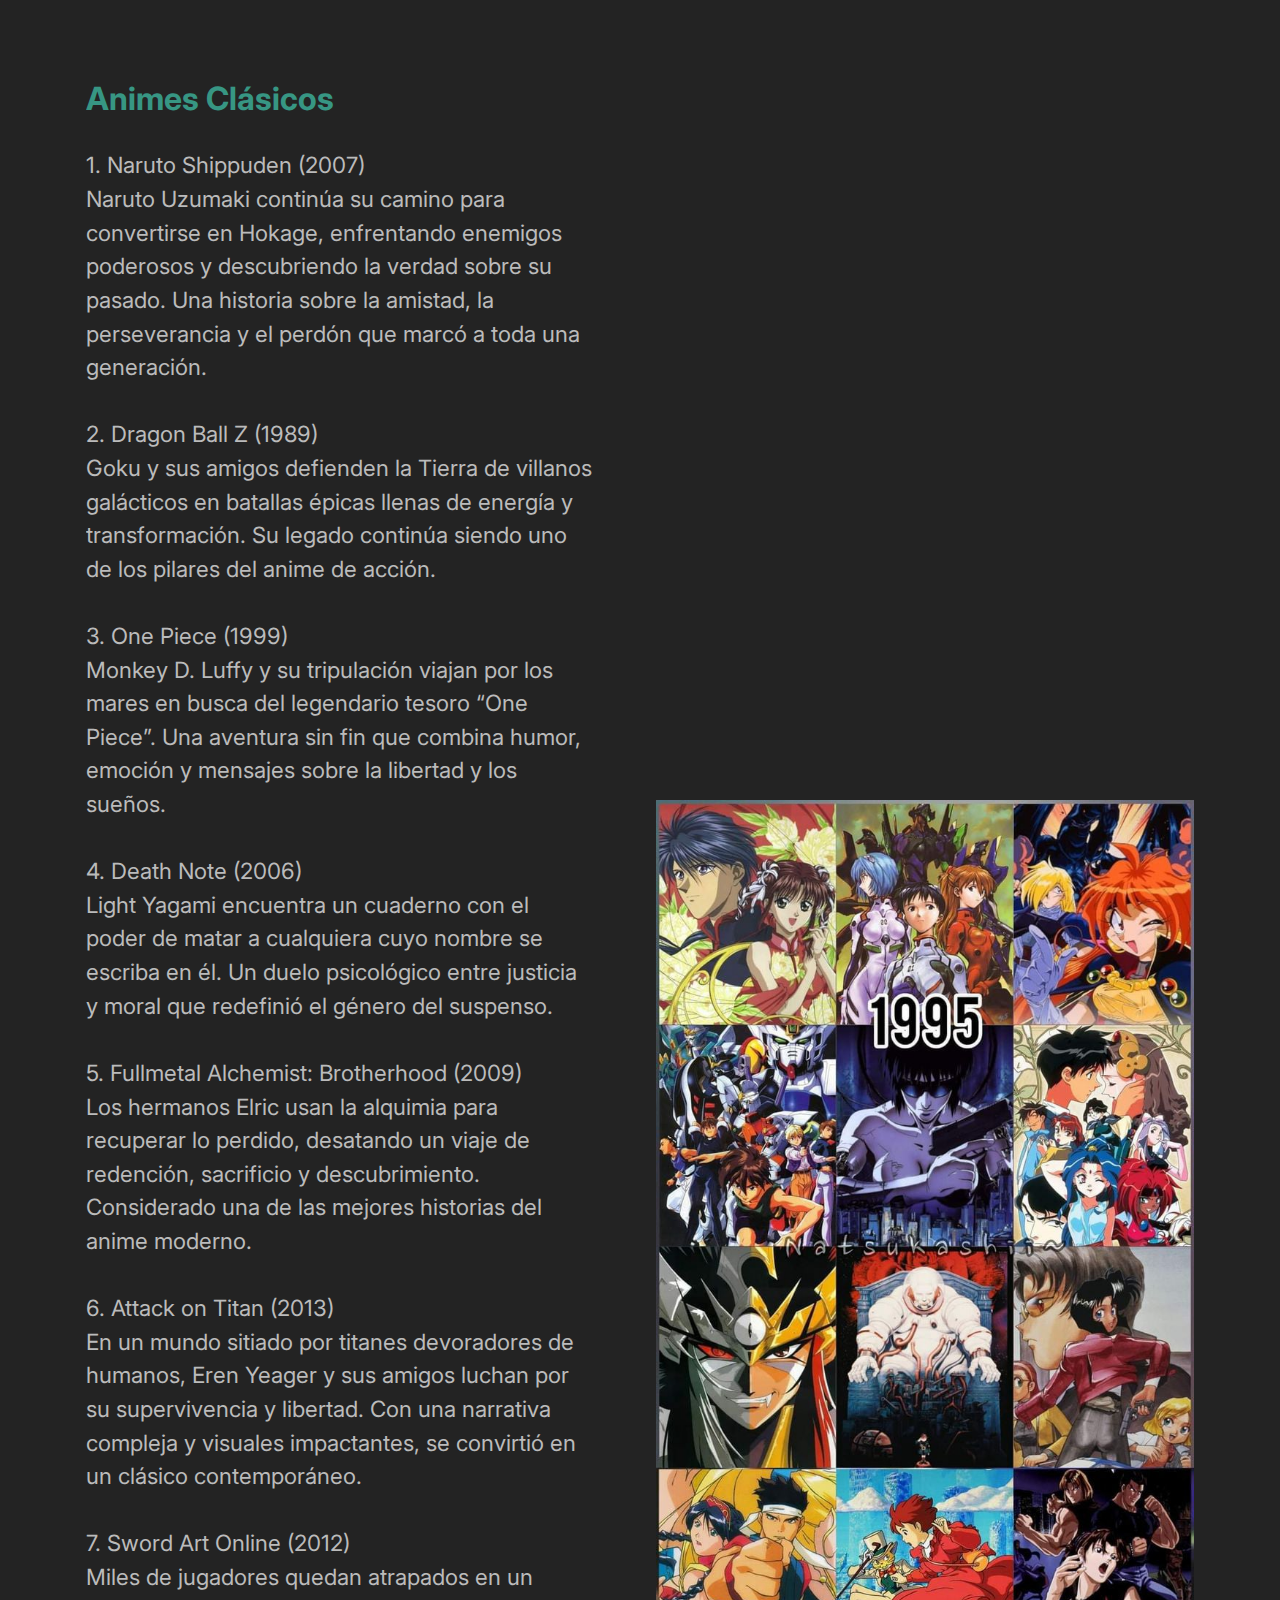
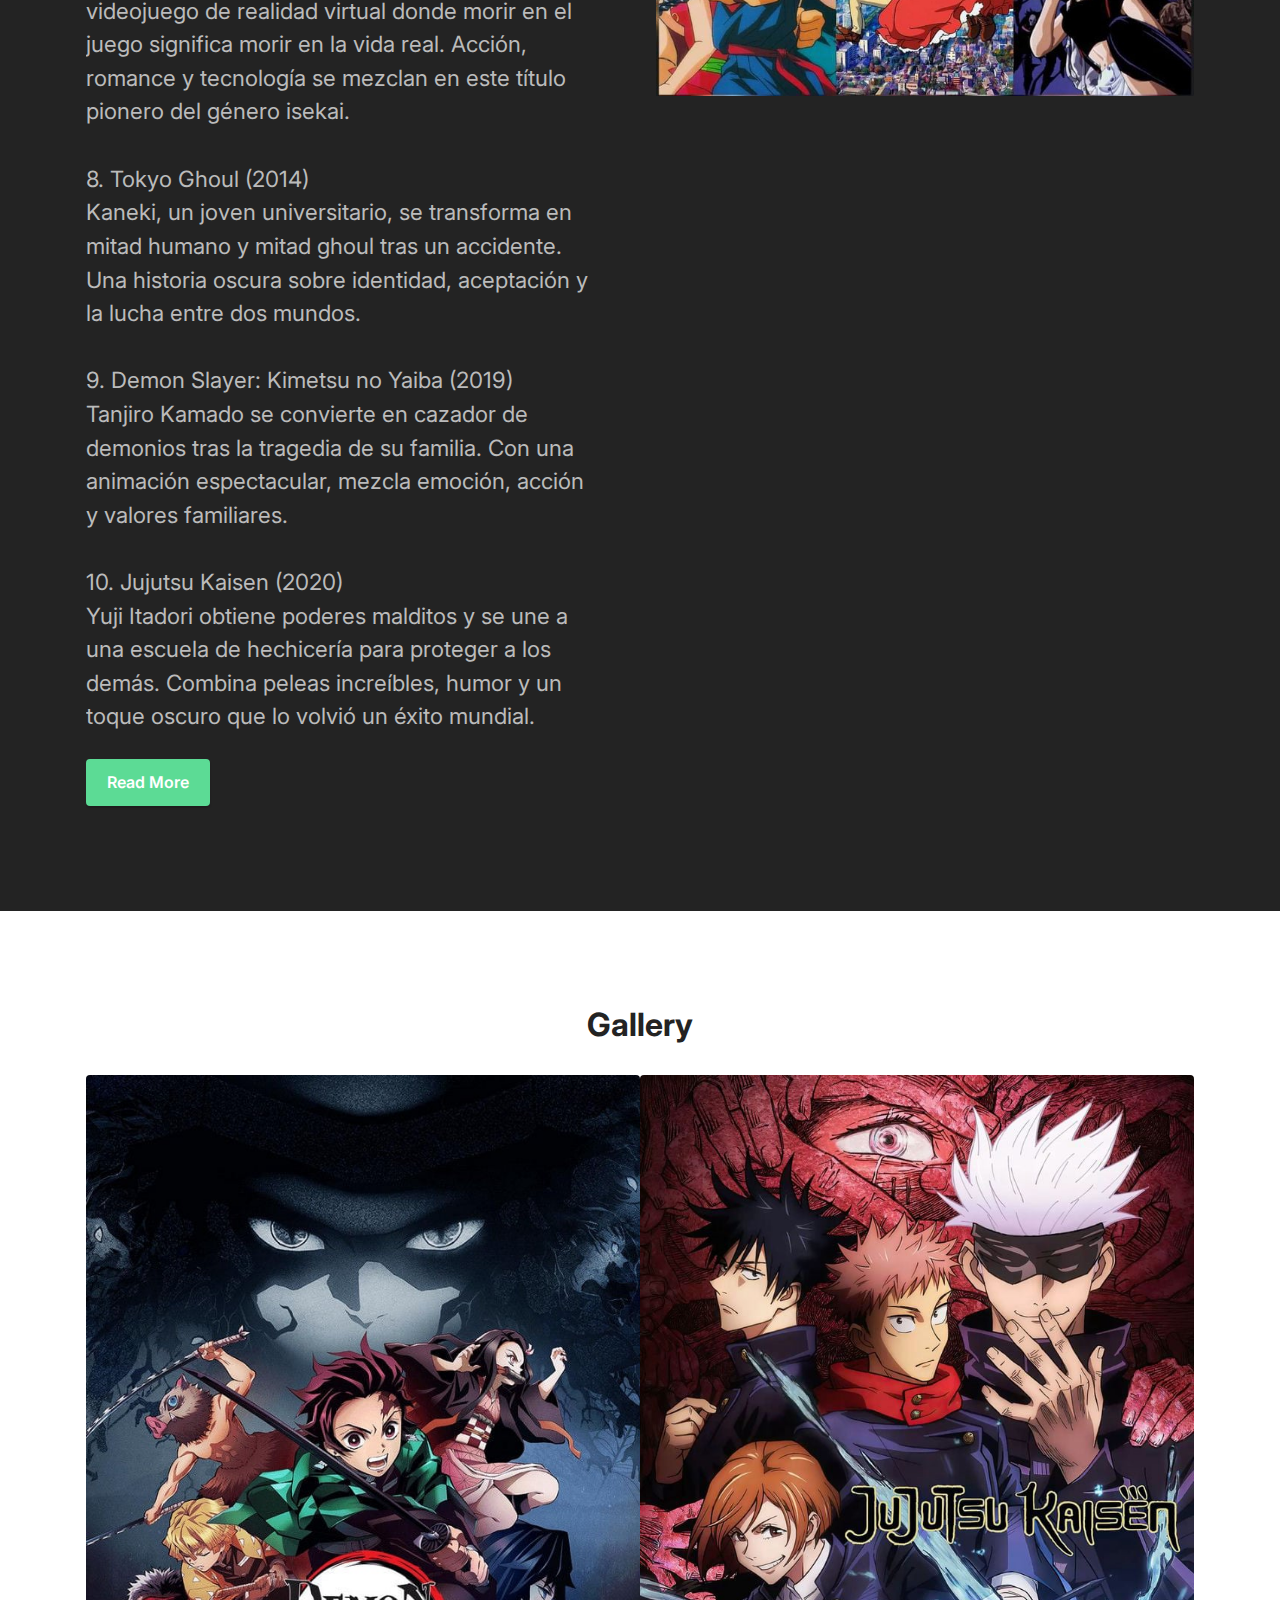
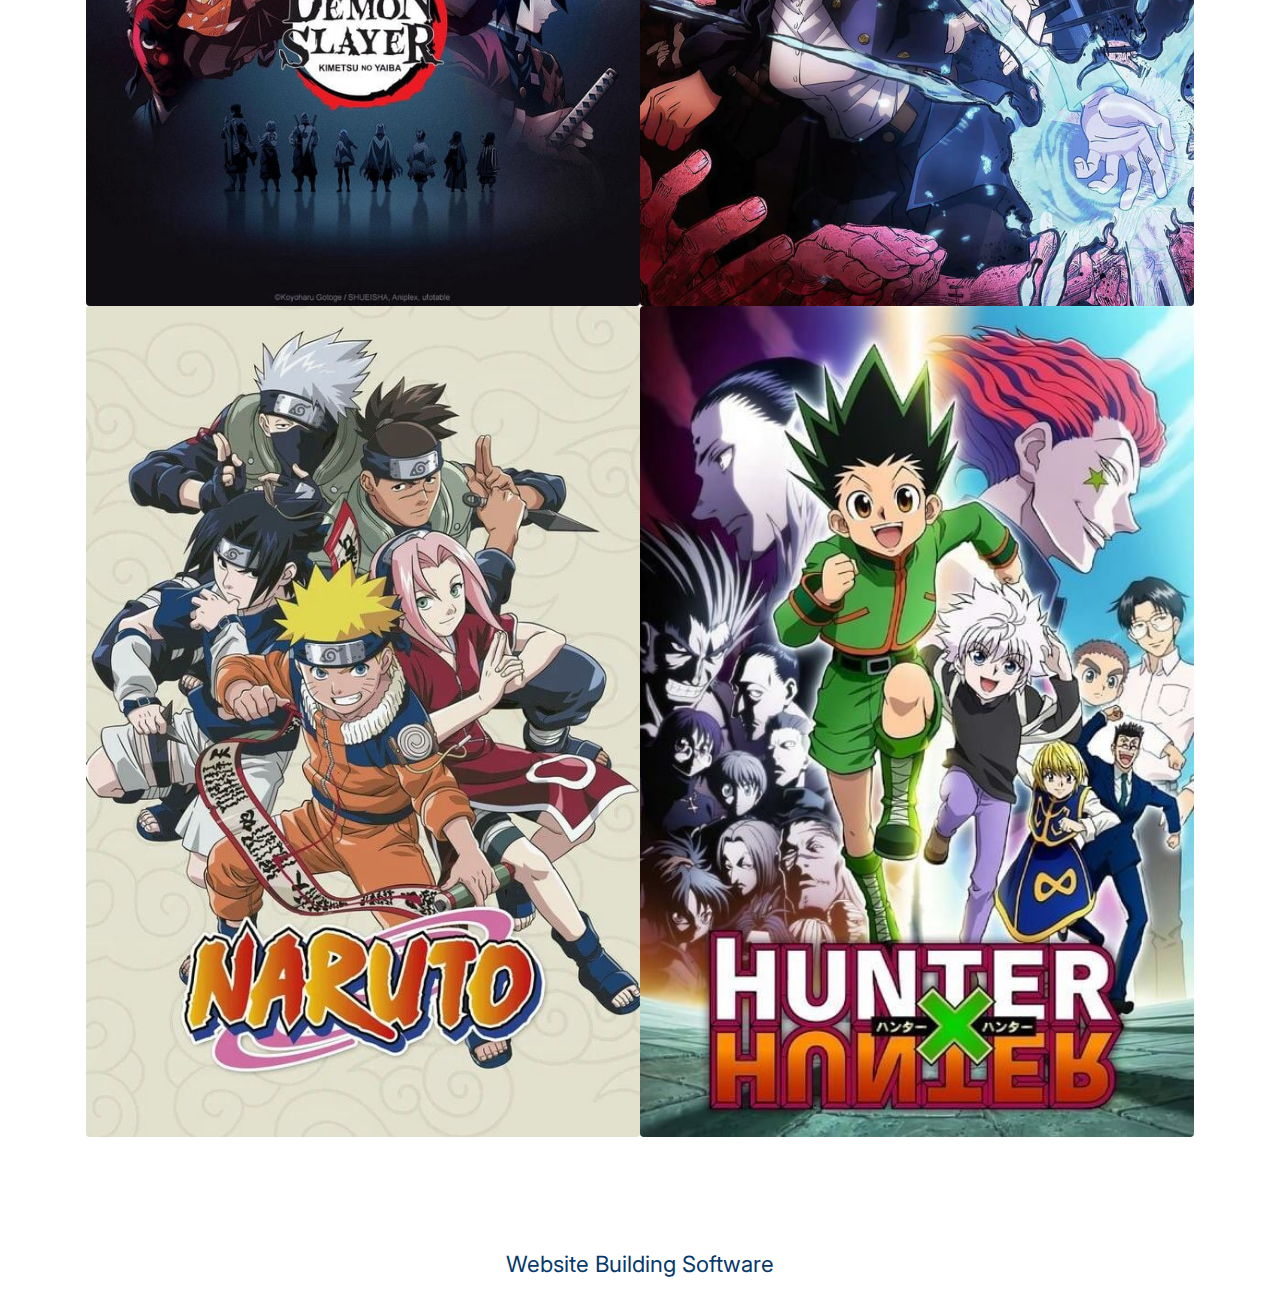
<file: page3.html>
<!DOCTYPE html>
<html  >
<head>
  <!-- Site made with Mobirise Website Builder v6.1.4, https://mobirise.com -->
  <meta charset="UTF-8">
  <meta http-equiv="X-UA-Compatible" content="IE=edge">
  <meta name="generator" content="Mobirise v6.1.4, mobirise.com">
  <meta name="viewport" content="width=device-width, initial-scale=1, minimum-scale=1">
  <link rel="shortcut icon" href="assets/images/logo-mb-removebg-preview-96x96.png" type="image/x-icon">
  <meta name="description" content="">
  
  
  <title>ANIME</title>
  <link rel="stylesheet" href="assets/web/assets/mobirise-icons2/mobirise2.css">
  <link rel="stylesheet" href="assets/bootstrap/css/bootstrap.min.css">
  <link rel="stylesheet" href="assets/dropdown/css/style.css">
  <link rel="stylesheet" href="assets/socicon/css/styles.css">
  <link rel="stylesheet" href="assets/theme/css/style.css">
  <link rel="preload" href="https://fonts.googleapis.com/css?family=Inter:100,200,300,400,500,600,700,800,900,100i,200i,300i,400i,500i,600i,700i,800i,900i&display=swap" as="style" onload="this.onload=null;this.rel='stylesheet'">
  <noscript><link rel="stylesheet" href="https://fonts.googleapis.com/css?family=Inter:100,200,300,400,500,600,700,800,900,100i,200i,300i,400i,500i,600i,700i,800i,900i&display=swap"></noscript>
  <link rel="preload" href="https://fonts.googleapis.com/css?family=Jost:100,200,300,400,500,600,700,800,900,100i,200i,300i,400i,500i,600i,700i,800i,900i&display=swap" as="style" onload="this.onload=null;this.rel='stylesheet'">
  <noscript><link rel="stylesheet" href="https://fonts.googleapis.com/css?family=Jost:100,200,300,400,500,600,700,800,900,100i,200i,300i,400i,500i,600i,700i,800i,900i&display=swap"></noscript>
  <link rel="preload" as="style" href="assets/mobirise/css/mbr-additional.css?v=TS5F2a"><link rel="stylesheet" href="assets/mobirise/css/mbr-additional.css?v=TS5F2a" type="text/css">

  
  
  
</head>
<body>
  
  <section data-bs-version="5.1" class="menu menu1 cid-uZNKA6Yo7v" once="menu" id="menu1-q">
    

    <nav class="navbar navbar-dropdown navbar-fixed-top navbar-expand-lg">
        <div class="container">
            <div class="navbar-brand">
                
                <span class="navbar-caption-wrap"><a class="navbar-caption text-black text-primary display-7" href="page3.html">ANIME</a></span>
            </div>
            <button class="navbar-toggler" type="button" data-toggle="collapse" data-bs-toggle="collapse" data-target="#navbarSupportedContent" data-bs-target="#navbarSupportedContent" aria-controls="navbarNavAltMarkup" aria-expanded="false" aria-label="Toggle navigation">
                <div class="hamburger">
                    <span></span>
                    <span></span>
                    <span></span>
                    <span></span>
                </div>
            </button>
            <div class="collapse navbar-collapse" id="navbarSupportedContent">
                <ul class="navbar-nav nav-dropdown nav-right" data-app-modern-menu="true"><li class="nav-item"><a class="nav-link link text-black text-primary display-4" href="page3.html#features19-a">TOP animes muy populares 2025</a></li>
                    <li class="nav-item"><a class="nav-link link text-black text-primary display-4" href="page3.html#features19-o">Animes clasicos</a></li>
                    <li class="nav-item"><a class="nav-link link text-black text-primary display-4" href="page3.html#gallery1-s">Galeria</a>
                    </li></ul>
                
                
            </div>
        </div>
    </nav>
</section>

<section data-bs-version="5.1" class="header1 cid-uZNHmFmPK7 mbr-fullscreen" id="header1-p">

    

    
    <div class="mbr-overlay" style="opacity: 0.1; background-color: rgb(250, 250, 250);"></div>

    <div class="container">
        <div class="row">
            <div class="col-12 col-lg-5">
                <h1 class="mbr-section-title mbr-fonts-style mb-3 display-1"><strong>ANIME</strong></h1>
                
                <p class="mbr-text mbr-fonts-style display-7">
                    El mundo del anime continúa cautivando a adolescentes y jóvenes con historias llenas de emoción, fantasía y mensajes profundos. En esta sección encontrarás los animes más populares del 2025, junto con aquellos clásicos que marcaron generaciones, combinando acción, amor, aventura y desarrollo personal.</p>
                <div class="mbr-section-btn mt-3"><a class="btn btn-secondary display-4" href="https://mobiri.se">Create Website</a></div>
            </div>
        </div>
    </div>
</section>

<section data-bs-version="5.1" class="features18 cid-sFGGxz3b6J" id="features19-a">

    

    
    <div class="container">
        <div class="row justify-content-center">
            <div class="card col-12 col-lg">
                <div class="card-wrapper">
                    <h6 class="card-title mbr-fonts-style mb-4 display-2"><strong>Top animes más populares del 2025 (Enero–Octubre)</strong></h6>
                    <p class="mbr-text mbr-fonts-style display-7"><strong><em>1. Solo Leveling: Arise</em></strong><br>Basado en el famoso webtoon, sigue a Jinwoo Sung, un cazador débil que obtiene el poder de subir de nivel como en un videojuego. Animación impresionante y combates espectaculares.<br><strong><em><br>2. Kimetsu no Yaiba: Arco del Castillo Infinito</em></strong><br>Tanjiro y sus compañeros enfrentan la batalla final contra Muzan Kibutsuji. Una temporada intensa, con acción épica y emociones al límite.<br><br><strong><em>3. Jujutsu Kaisen – Temporada 3: El Arco del Incidente</em></strong> de Shibuya (continuación)<br>Yuji Itadori y los hechiceros de Jujutsu se enfrentan a los villanos más poderosos en una trama oscura y trágica que marca un antes y un después en la serie.<br><strong><em><br>4. Haikyuu!! La Batalla Final (Película)</em></strong><br>El enfrentamiento decisivo entre Karasuno y Nekoma llega a la gran pantalla. Una obra llena de energía, pasión deportiva y amistad.<br><br><strong><em>5. Chainsaw Man – Segunda Temporada</em></strong><br>Denji regresa con más caos, sangre y humor, enfrentando nuevos enemigos y dilemas que pondrán a prueba su humanidad.<br><br><strong><em>6. Oshi no Ko – Segunda Temporada</em></strong><br>Aqua continúa su búsqueda de venganza mientras Ai Hoshino sigue brillando en la memoria de todos. Una historia sobre el lado oscuro del mundo del espectáculo.<br><br><strong><em>7. Attack on Titan: Edición Final (Parte Conclusiva)</em></strong><br>El cierre definitivo de una saga legendaria. Eren Yeager lleva su ideal de libertad al extremo, en un final lleno de drama y reflexión.<br><strong><em><br>8. Spy x Family – Temporada 3</em></strong><br>La familia Forger enfrenta nuevas misiones, más comedia y adorables momentos con Anya. Espionaje, ternura y humor en perfecta combinación.<br><br><strong>9. My Hero Academia – Temporada 7</strong><br>Deku y sus amigos luchan por salvar la sociedad heroica del colapso. Nuevos villanos, sacrificios y crecimiento personal.<br><strong><em><br>10. Blue Lock – Segunda Temporada</em></strong><br>El proyecto de fútbol más competitivo del mundo continúa. Rivalidades intensas y una animación de primer nivel para los amantes del deporte.</p>
                    <div class="mbr-section-btn"><a class="btn btn-secondary display-4" href="https://mobiri.se">Read More</a></div>
                </div>
            </div>
            <div class="col-12 col-lg-6">
                <div class="image-wrapper">
                    <img src="assets/images/animee-667x1000.jpg" alt="Mobirise Website Builder">
                </div>
            </div>
        </div>
    </div>
</section>

<section data-bs-version="5.1" class="features18 cid-uZNGDpfJcg" id="features19-o">

    

    
    <div class="container">
        <div class="row justify-content-center">
            <div class="card col-12 col-lg">
                <div class="card-wrapper">
                    <h6 class="card-title mbr-fonts-style mb-4 display-2"><strong>Animes Clásicos</strong></h6>
                    <p class="mbr-text mbr-fonts-style display-7">1. Naruto Shippuden (2007)<br>Naruto Uzumaki continúa su camino para convertirse en Hokage, enfrentando enemigos poderosos y descubriendo la verdad sobre su pasado. Una historia sobre la amistad, la perseverancia y el perdón que marcó a toda una generación.<br><br>2. Dragon Ball Z (1989)<br>Goku y sus amigos defienden la Tierra de villanos galácticos en batallas épicas llenas de energía y transformación. Su legado continúa siendo uno de los pilares del anime de acción.<br><br>3. One Piece (1999)<br>Monkey D. Luffy y su tripulación viajan por los mares en busca del legendario tesoro “One Piece”. Una aventura sin fin que combina humor, emoción y mensajes sobre la libertad y los sueños.<br><br>4. Death Note (2006)<br>Light Yagami encuentra un cuaderno con el poder de matar a cualquiera cuyo nombre se escriba en él. Un duelo psicológico entre justicia y moral que redefinió el género del suspenso.<br><br>5. Fullmetal Alchemist: Brotherhood (2009)<br>Los hermanos Elric usan la alquimia para recuperar lo perdido, desatando un viaje de redención, sacrificio y descubrimiento. Considerado una de las mejores historias del anime moderno.<br><br>6. Attack on Titan (2013)<br>En un mundo sitiado por titanes devoradores de humanos, Eren Yeager y sus amigos luchan por su supervivencia y libertad. Con una narrativa compleja y visuales impactantes, se convirtió en un clásico contemporáneo.<br><br>7. Sword Art Online (2012)<br>Miles de jugadores quedan atrapados en un videojuego de realidad virtual donde morir en el juego significa morir en la vida real. Acción, romance y tecnología se mezclan en este título pionero del género isekai.<br><br>8. Tokyo Ghoul (2014)<br>Kaneki, un joven universitario, se transforma en mitad humano y mitad ghoul tras un accidente. Una historia oscura sobre identidad, aceptación y la lucha entre dos mundos.<br><br>9. Demon Slayer: Kimetsu no Yaiba (2019)<br>Tanjiro Kamado se convierte en cazador de demonios tras la tragedia de su familia. Con una animación espectacular, mezcla emoción, acción y valores familiares.<br><br>10. Jujutsu Kaisen (2020)<br>Yuji Itadori obtiene poderes malditos y se une a una escuela de hechicería para proteger a los demás. Combina peleas increíbles, humor y un toque oscuro que lo volvió un éxito mundial.</p>
                    <div class="mbr-section-btn"><a class="btn btn-secondary display-4" href="https://mobiri.se">Read More</a></div>
                </div>
            </div>
            <div class="col-12 col-lg-6">
                <div class="image-wrapper">
                    <img src="assets/images/animeee-736x1226.jpg" alt="Mobirise Website Builder">
                </div>
            </div>
        </div>
    </div>
</section>

<section data-bs-version="5.1" class="gallery1 cid-uZNKVtvLgD" id="gallery1-s">
    
    
    <div class="container">
        <div class="mbr-section-head">
            <h4 class="mbr-section-title mbr-fonts-style align-center mb-0 display-2">
                <strong>Gallery</strong></h4>
            
        </div>
        <div class="row mt-4">
            <div class="item features-image col-12 col-md-6 col-lg-6">
                <div class="item-wrapper">
                    <div class="item-img">
                        <img src="assets/images/0.....-640x960.jpg" alt="Mobirise Website Builder">
                    </div>
                    
                    
                </div>
            </div>
            <div class="item features-image col-12 col-md-6 col-lg-6">
                <div class="item-wrapper">
                    <div class="item-img">
                        <img src="assets/images/mmm-736x1104.jpg" alt="Mobirise Website Builder">
                    </div>
                    
                    
                </div>
            </div>
            <div class="item features-image col-12 col-md-6 col-lg-6">
                <div class="item-wrapper">
                    <div class="item-img">
                        <img src="assets/images/nn-600x900.jpg" alt="Mobirise Website Builder">
                    </div>
                    
                    
                </div>
            </div>
            <div class="item features-image col-12 col-md-6 col-lg-6">
                <div class="item-wrapper">
                    <div class="item-img">
                        <img src="assets/images/bb-500x750.jpg" alt="Mobirise Website Builder" title="">
                    </div>
                    
                    
                </div>
            </div>
        </div>
    </div>
</section><section class="display-7" style="padding: 0;align-items: center;justify-content: center;flex-wrap: wrap;    align-content: center;display: flex;position: relative;height: 4rem;"><a href="https://mobiri.se/4164927" style="flex: 1 1;height: 4rem;position: absolute;width: 100%;z-index: 1;"><img alt="" style="height: 4rem;" src="[data-uri]"></a><p style="margin: 0;text-align: center;" class="display-7">&#8204;</p><a style="z-index:1" href="https://mobirise.com"> Website Building Software</a></section><script src="assets/bootstrap/js/bootstrap.bundle.min.js"></script>  <script src="assets/smoothscroll/smooth-scroll.js"></script>  <script src="assets/ytplayer/index.js"></script>  <script src="assets/dropdown/js/navbar-dropdown.js"></script>  <script src="assets/theme/js/script.js"></script>  
  
  
</body>
</html>
</file>
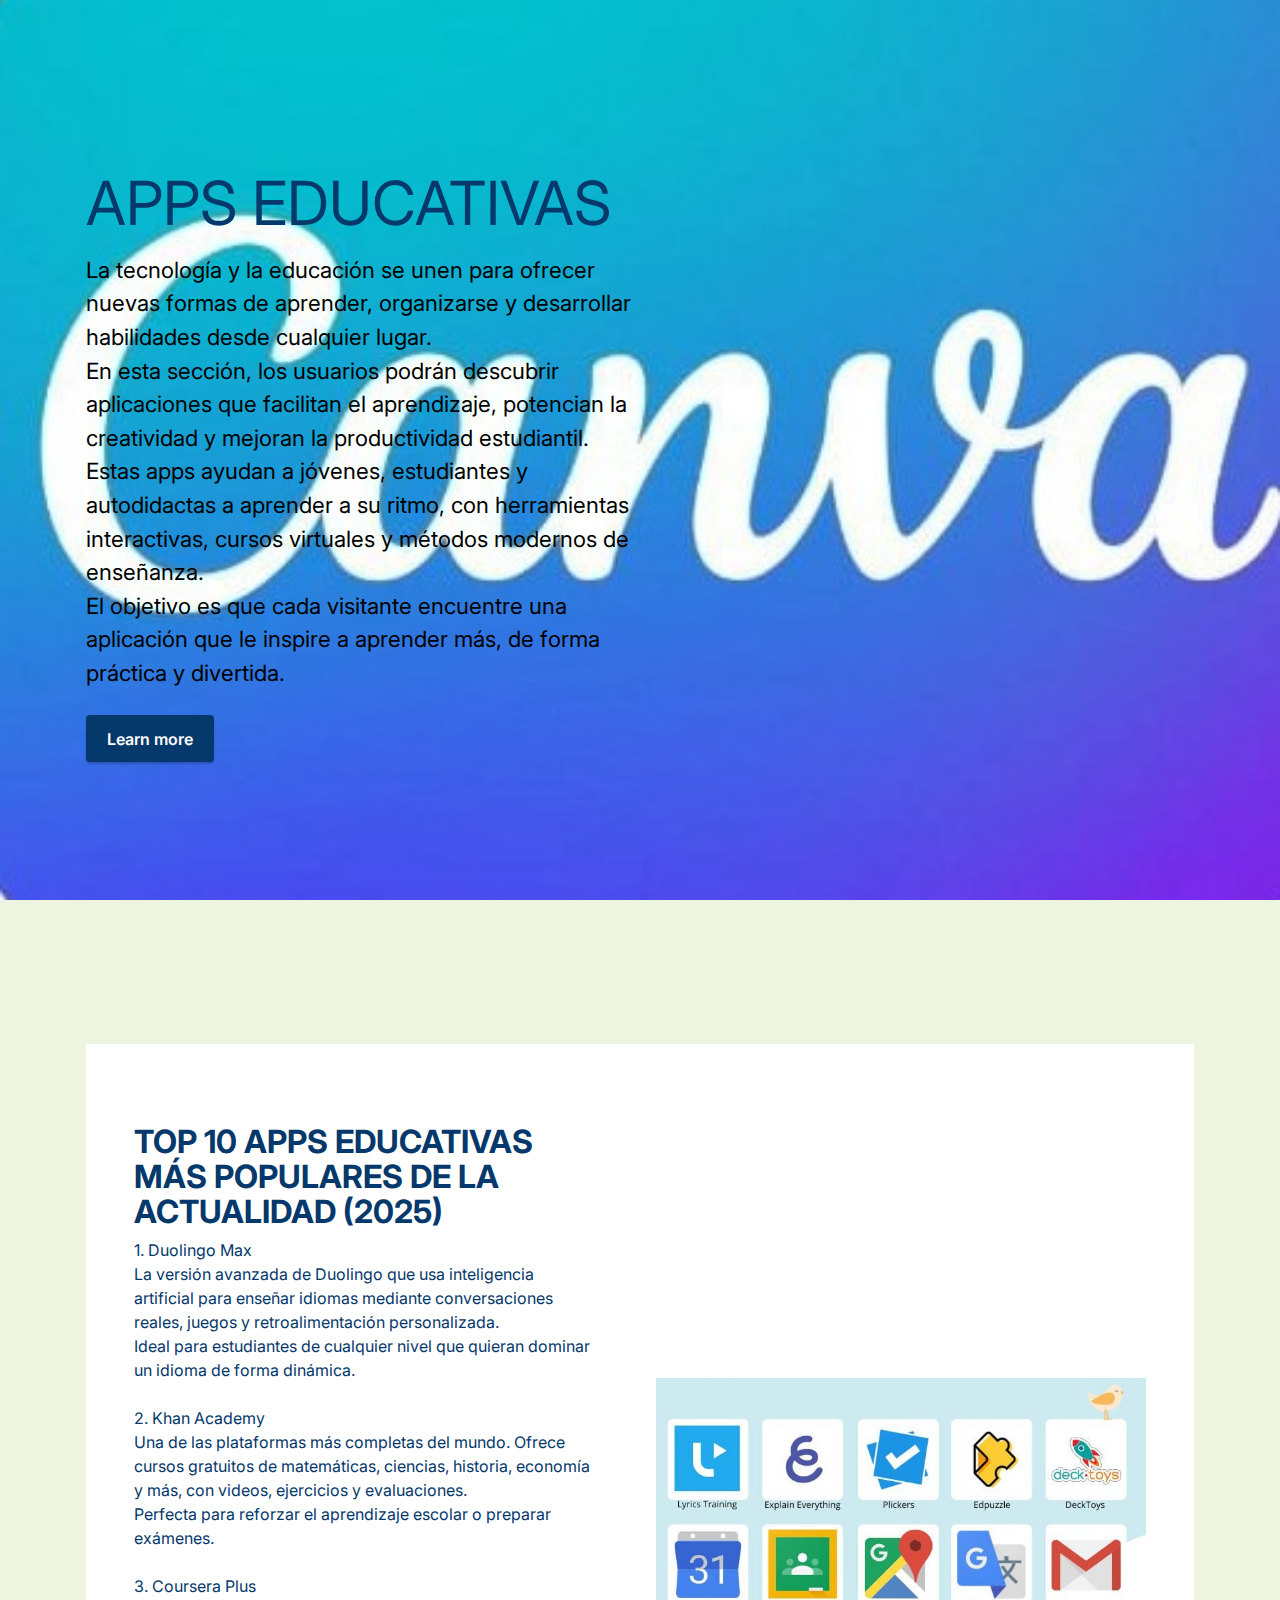
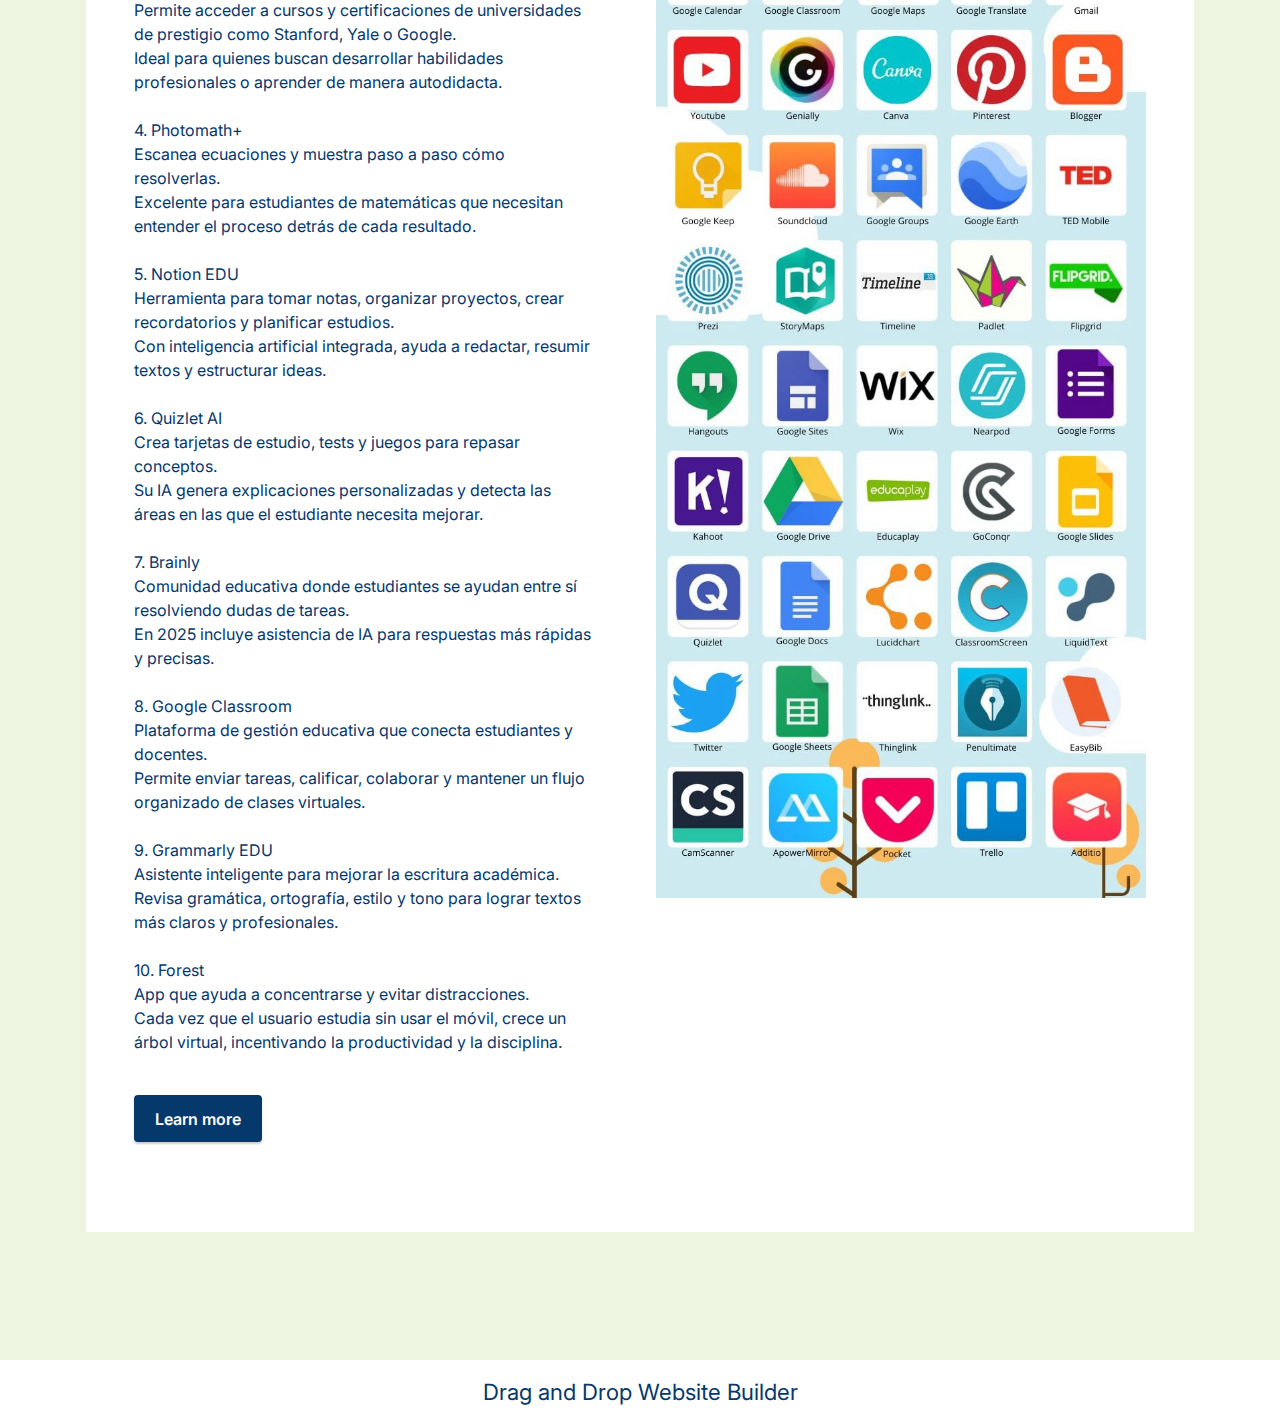
<file: page4.html>
<!DOCTYPE html>
<html  >
<head>
  <!-- Site made with Mobirise Website Builder v6.1.4, https://mobirise.com -->
  <meta charset="UTF-8">
  <meta http-equiv="X-UA-Compatible" content="IE=edge">
  <meta name="generator" content="Mobirise v6.1.4, mobirise.com">
  <meta name="viewport" content="width=device-width, initial-scale=1, minimum-scale=1">
  <link rel="shortcut icon" href="assets/images/logo-mb-removebg-preview-96x96.png" type="image/x-icon">
  <meta name="description" content="">
  
  
  <title>APPS EDUCATIVAS</title>
  <link rel="stylesheet" href="assets/bootstrap/css/bootstrap.min.css">
  <link rel="stylesheet" href="assets/theme/css/style.css">
  <link rel="preload" href="https://fonts.googleapis.com/css?family=Inter:100,200,300,400,500,600,700,800,900,100i,200i,300i,400i,500i,600i,700i,800i,900i&display=swap" as="style" onload="this.onload=null;this.rel='stylesheet'">
  <noscript><link rel="stylesheet" href="https://fonts.googleapis.com/css?family=Inter:100,200,300,400,500,600,700,800,900,100i,200i,300i,400i,500i,600i,700i,800i,900i&display=swap"></noscript>
  <link rel="preload" href="https://fonts.googleapis.com/css?family=Jost:100,200,300,400,500,600,700,800,900,100i,200i,300i,400i,500i,600i,700i,800i,900i&display=swap" as="style" onload="this.onload=null;this.rel='stylesheet'">
  <noscript><link rel="stylesheet" href="https://fonts.googleapis.com/css?family=Jost:100,200,300,400,500,600,700,800,900,100i,200i,300i,400i,500i,600i,700i,800i,900i&display=swap"></noscript>
  <link rel="preload" as="style" href="assets/mobirise/css/mbr-additional.css?v=8ZqGbH"><link rel="stylesheet" href="assets/mobirise/css/mbr-additional.css?v=8ZqGbH" type="text/css">

  
  
  
</head>
<body>
  
  <section data-bs-version="5.1" class="header4 cid-uZUp8LExzQ mbr-fullscreen" id="header4-17">

    
    
    <div class="container">
        <div class="row">
            <div class="content-wrap">
                <h1 class="mbr-section-title mbr-fonts-style mbr-white mb-3 display-1"><strong><a href="page4.html" class="text-primary">APPS EDUCATIVAS</a></strong></h1>
                
                <p class="mbr-fonts-style mbr-text mbr-white mb-3 display-7">La tecnología y la educación se unen para ofrecer nuevas formas de aprender, organizarse y desarrollar habilidades desde cualquier lugar.
<br>En esta sección, los usuarios podrán descubrir aplicaciones que facilitan el aprendizaje, potencian la creatividad y mejoran la productividad estudiantil.
<br>Estas apps ayudan a jóvenes, estudiantes y autodidactas a aprender a su ritmo, con herramientas interactivas, cursos virtuales y métodos modernos de enseñanza.
<br>El objetivo es que cada visitante encuentre una aplicación que le inspire a aprender más, de forma práctica y divertida.</p>

                <div class="mbr-section-btn">
                    <a class="btn btn-primary display-4" href="https://mobiri.se">Learn more</a>
                </div>
            </div>
        </div>
    </div>
</section>

<section data-bs-version="5.1" class="features15 cid-sFANq99njx" id="features16-9">

    

    
    <div class="container">
        <div class="content-wrapper">
            <div class="row align-items-center">
                <div class="col-12 col-lg">
                    <div class="text-wrapper">
                        <h6 class="card-title mbr-fonts-style display-2"><strong>TOP 10 APPS EDUCATIVAS MÁS POPULARES DE LA ACTUALIDAD (2025)</strong></h6>
                        <p class="mbr-text mbr-fonts-style mb-4 display-4">1. Duolingo Max<br>La versión avanzada de Duolingo que usa inteligencia artificial para enseñar idiomas mediante conversaciones reales, juegos y retroalimentación personalizada.<br>Ideal para estudiantes de cualquier nivel que quieran dominar un idioma de forma dinámica.<br><br>2. Khan Academy<br>Una de las plataformas más completas del mundo. Ofrece cursos gratuitos de matemáticas, ciencias, historia, economía y más, con videos, ejercicios y evaluaciones.<br>Perfecta para reforzar el aprendizaje escolar o preparar exámenes.<br><br>3. Coursera Plus<br>Permite acceder a cursos y certificaciones de universidades de prestigio como Stanford, Yale o Google.<br>Ideal para quienes buscan desarrollar habilidades profesionales o aprender de manera autodidacta.<br><br>4. Photomath+<br>Escanea ecuaciones y muestra paso a paso cómo resolverlas.<br>Excelente para estudiantes de matemáticas que necesitan entender el proceso detrás de cada resultado.<br><br>5. Notion EDU<br>Herramienta para tomar notas, organizar proyectos, crear recordatorios y planificar estudios.<br>Con inteligencia artificial integrada, ayuda a redactar, resumir textos y estructurar ideas.<br><br>6. Quizlet AI<br>Crea tarjetas de estudio, tests y juegos para repasar conceptos.<br>Su IA genera explicaciones personalizadas y detecta las áreas en las que el estudiante necesita mejorar.<br><br>7. Brainly<br>Comunidad educativa donde estudiantes se ayudan entre sí resolviendo dudas de tareas.<br>En 2025 incluye asistencia de IA para respuestas más rápidas y precisas.<br><br>8. Google Classroom<br>Plataforma de gestión educativa que conecta estudiantes y docentes.<br>Permite enviar tareas, calificar, colaborar y mantener un flujo organizado de clases virtuales.<br><br>9. Grammarly EDU<br>Asistente inteligente para mejorar la escritura académica.<br>Revisa gramática, ortografía, estilo y tono para lograr textos más claros y profesionales.<br><br>10. Forest<br>App que ayuda a concentrarse y evitar distracciones.<br>Cada vez que el usuario estudia sin usar el móvil, crece un árbol virtual, incentivando la productividad y la disciplina.</p>
                        <div class="mbr-section-btn mt-3"><a class="btn btn-primary display-4" href="https://mobiri.se">Learn more</a></div>
                    </div>
                </div>
                <div class="col-12 col-lg-6">
                    <div class="image-wrapper">
                        <img src="assets/images/x..-800x2000.jpeg" alt="Mobirise Website Builder">
                    </div>
                </div>
            </div>
        </div>
    </div>
</section><section class="display-7" style="padding: 0;align-items: center;justify-content: center;flex-wrap: wrap;    align-content: center;display: flex;position: relative;height: 4rem;"><a href="https://mobiri.se/4164927" style="flex: 1 1;height: 4rem;position: absolute;width: 100%;z-index: 1;"><img alt="" style="height: 4rem;" src="[data-uri]"></a><p style="margin: 0;text-align: center;" class="display-7">&#8204;</p><a style="z-index:1" href="https://mobirise.com/drag-drop-website-builder.html">Drag and Drop Website Builder</a></section><script src="assets/bootstrap/js/bootstrap.bundle.min.js"></script>  <script src="assets/smoothscroll/smooth-scroll.js"></script>  <script src="assets/ytplayer/index.js"></script>  <script src="assets/theme/js/script.js"></script>  
  
  
</body>
</html>
</file>
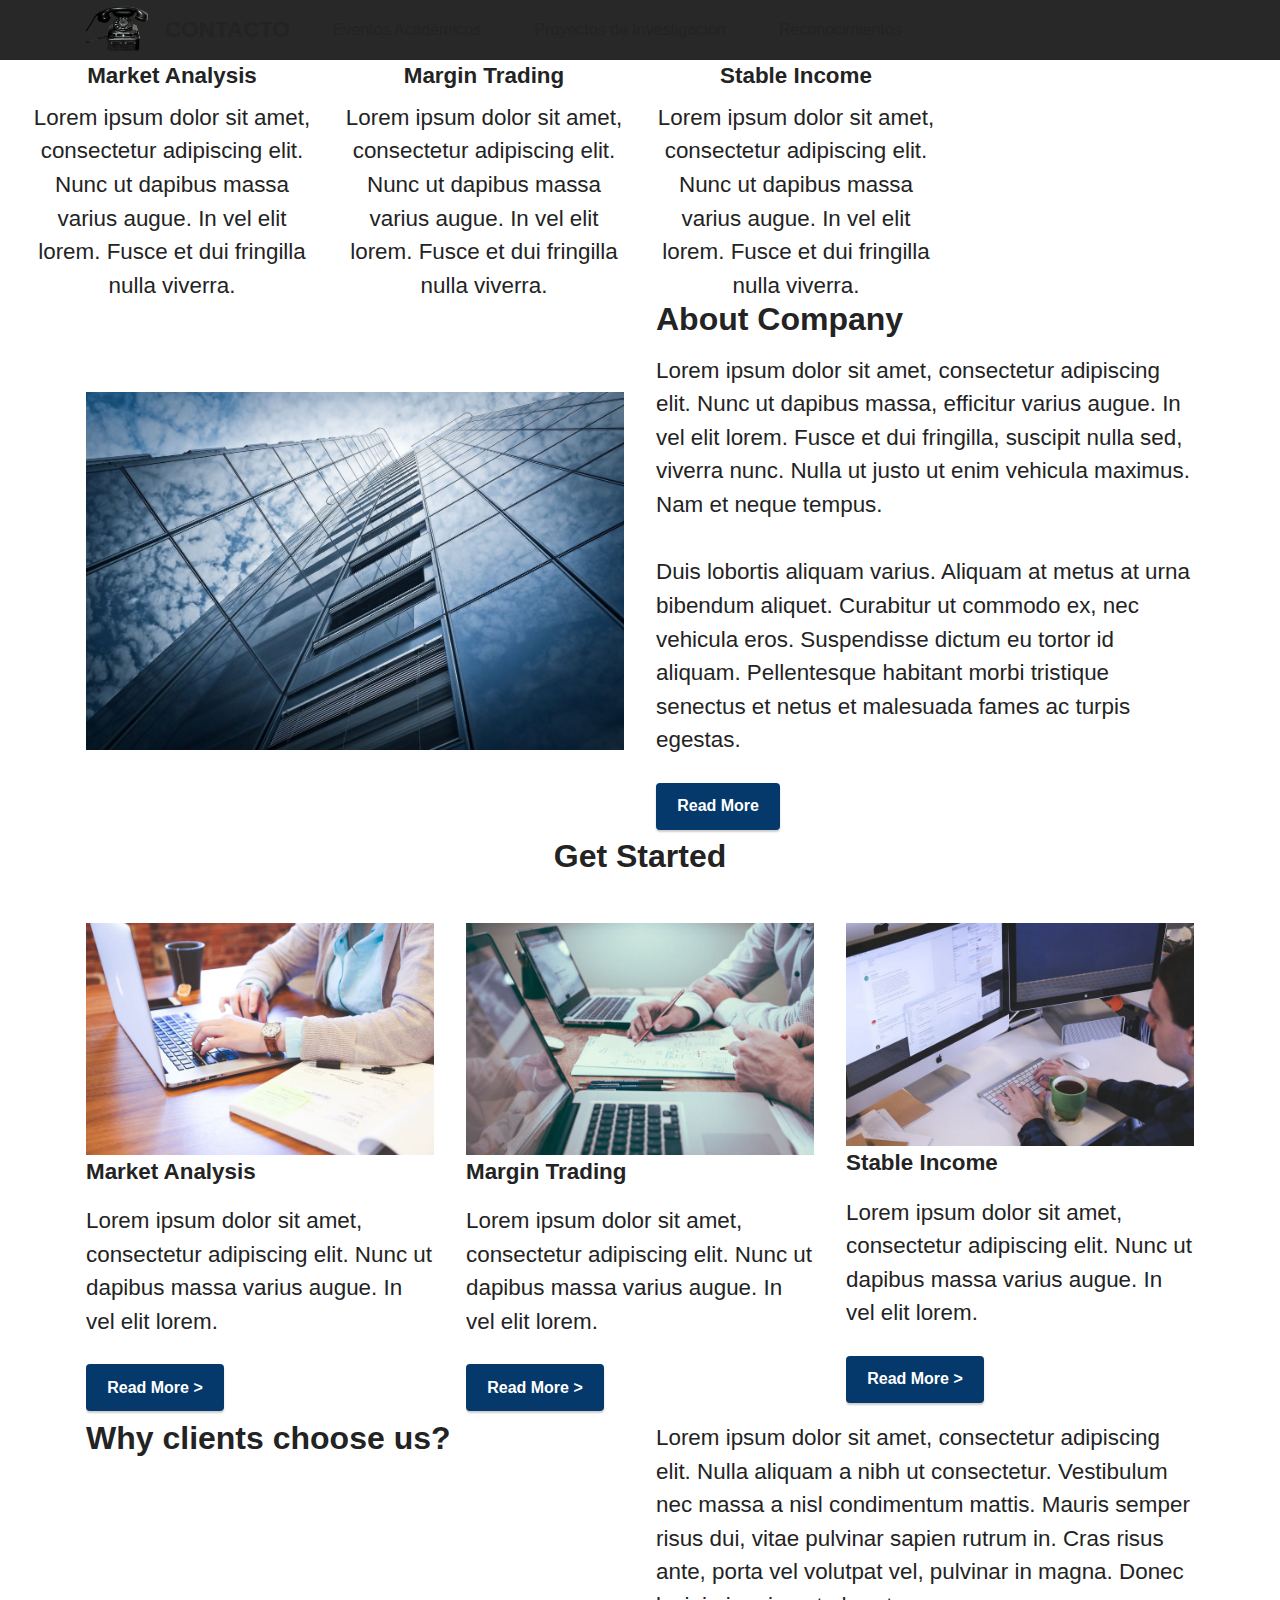
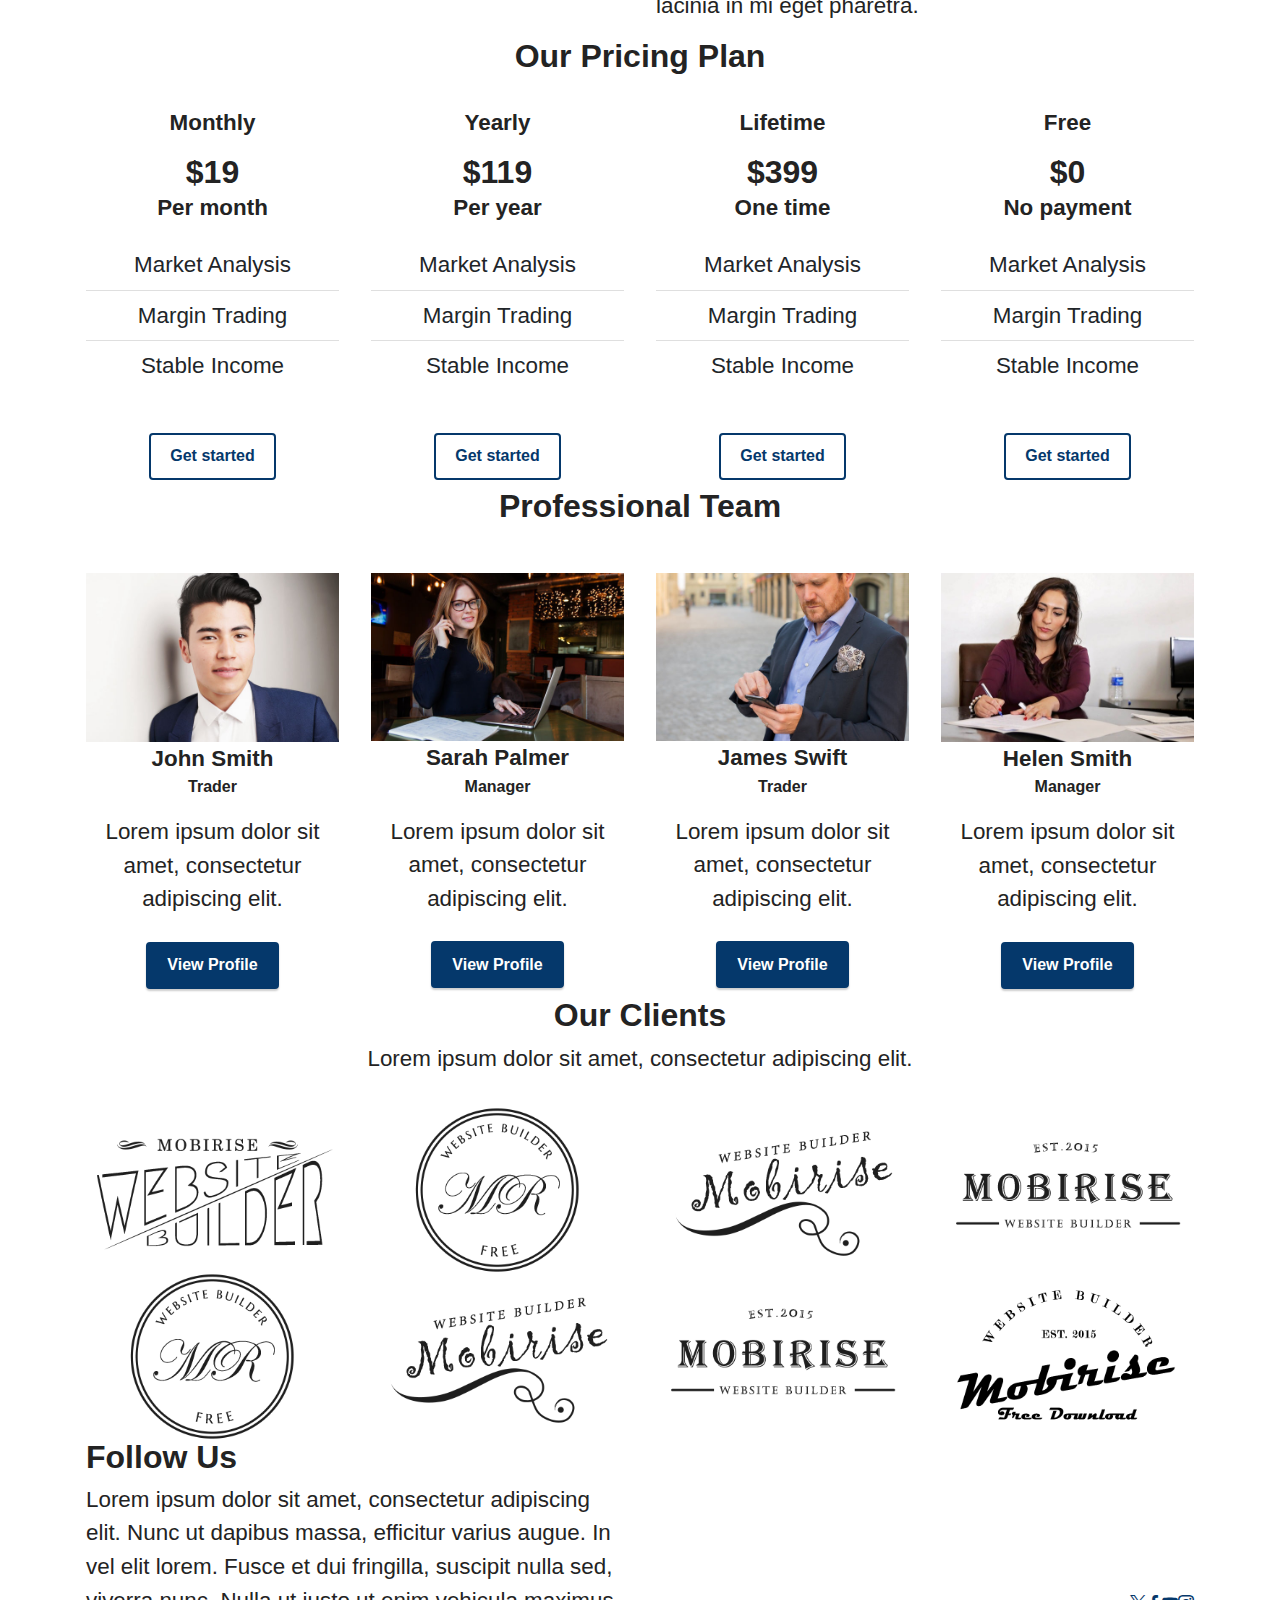
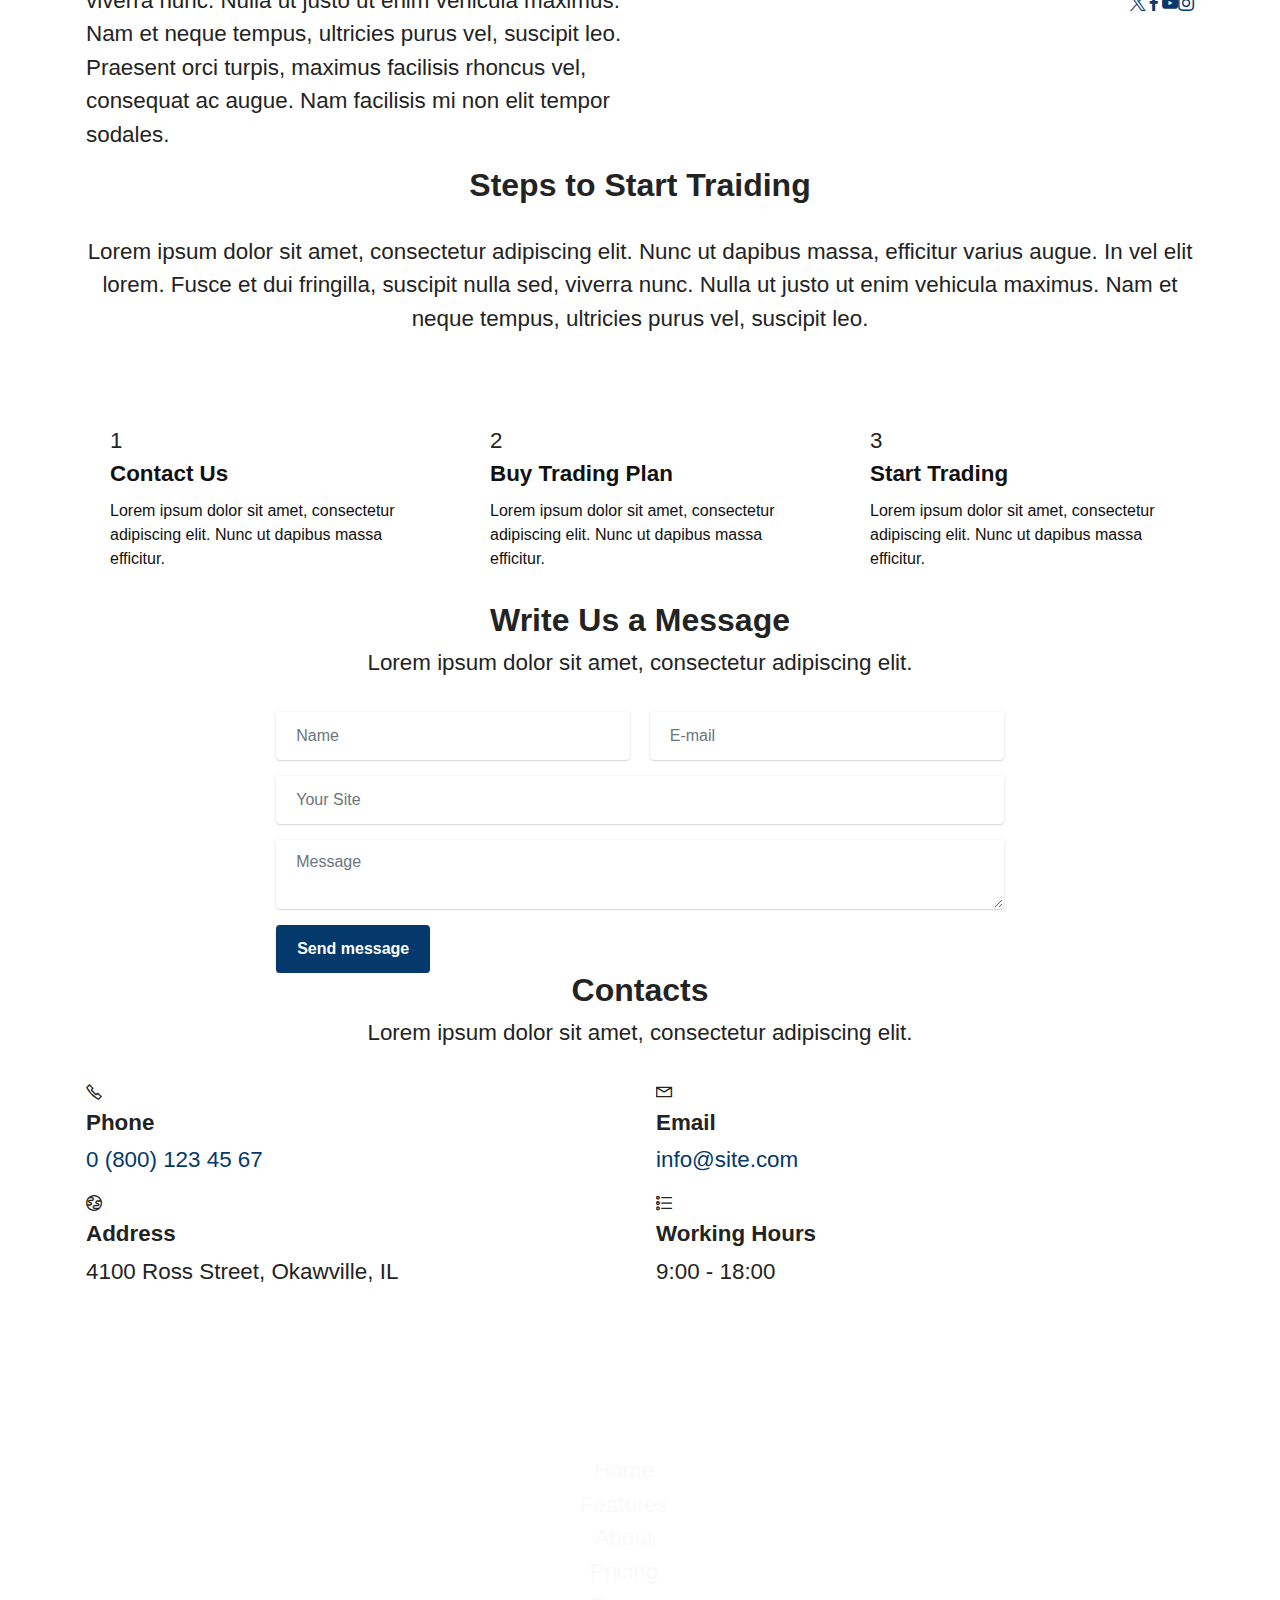
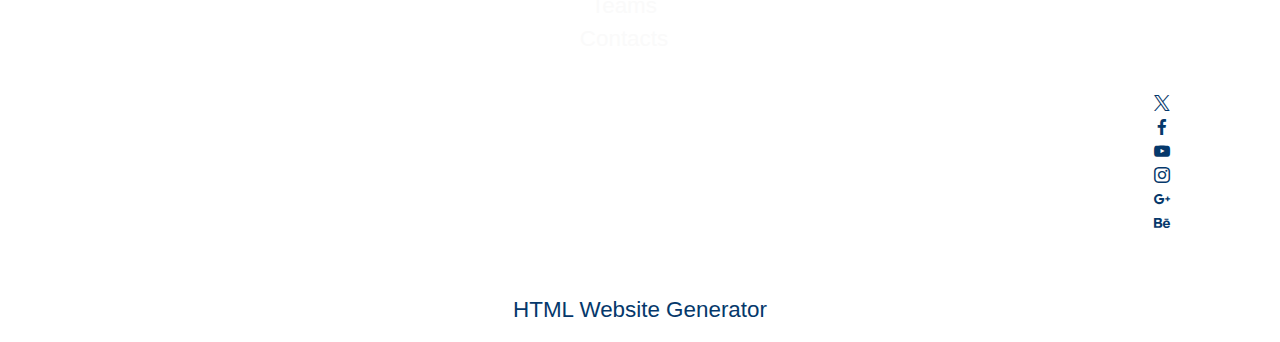
<file: page5.html>
<!DOCTYPE html>
<html  >
<head>
  <!-- Site made with Mobirise Website Builder v6.1.4, https://mobirise.com -->
  <meta charset="UTF-8">
  <meta http-equiv="X-UA-Compatible" content="IE=edge">
  <meta name="generator" content="Mobirise v6.1.4, mobirise.com">
  <meta name="viewport" content="width=device-width, initial-scale=1, minimum-scale=1">
  <link rel="shortcut icon" href="assets/images/mbr-3.png" type="image/x-icon">
  <meta name="description" content="">
  
  
  <title>Galeria</title>
  <link rel="stylesheet" href="assets/web/assets/mobirise-icons2/mobirise2.css">
  <link rel="stylesheet" href="assets/bootstrap/css/bootstrap.min.css">
  <link rel="stylesheet" href="assets/socicon/css/styles.css">
  <link rel="stylesheet" href="assets/dropdown/css/style.css">
  <link rel="stylesheet" href="assets/theme/css/style.css">
  <link rel="preload" as="style" href="assets/mobirise/css/mbr-additional.css?v=zi1qse"><link rel="stylesheet" href="assets/mobirise/css/mbr-additional.css?v=zi1qse" type="text/css">

  
  
  
</head>
<body>
  
  <section data-bs-version="5.1" class="menu menu1 cid-uXVPrAVMhq" once="menu" id="menu1-b">
    

    <nav class="navbar navbar-dropdown navbar-fixed-top navbar-expand-lg">
        <div class="container">
            <div class="navbar-brand">
                <span class="navbar-logo">
                    <a href="https://mobiri.se">
                        <img src="assets/images/mbr-3.png" alt="Mobirise Website Builder" style="height: 3rem;">
                    </a>
                </span>
                <span class="navbar-caption-wrap"><a class="navbar-caption text-black display-7" href="https://mobiri.se">CONTACTO</a></span>
            </div>
            <button class="navbar-toggler" type="button" data-toggle="collapse" data-bs-toggle="collapse" data-target="#navbarSupportedContent" data-bs-target="#navbarSupportedContent" aria-controls="navbarNavAltMarkup" aria-expanded="false" aria-label="Toggle navigation">
                <div class="hamburger">
                    <span></span>
                    <span></span>
                    <span></span>
                    <span></span>
                </div>
            </button>
            <div class="collapse navbar-collapse" id="navbarSupportedContent">
                <ul class="navbar-nav nav-dropdown nav-right" data-app-modern-menu="true"><li class="nav-item"><a class="nav-link link text-black display-4" href="https://mobiri.se">
                            Eventos Académicos</a></li>
                    <li class="nav-item"><a class="nav-link link text-black display-4" href="https://mobiri.se">
                            Proyectos de Investigación</a></li>
                    <li class="nav-item"><a class="nav-link link text-black display-4" href="https://mobiri.se">Reconocimientos</a>
                    </li></ul>
                
                
            </div>
        </div>
    </nav>
</section>

<section data-bs-version="5.1" class="features1 cid-sFzyUE9AaP" id="features1-1i">
    

    
    <div class="container-fluid">
        <div class="row">
            <div class="col-12 col-lg-9">
                <h3 class="mbr-section-title mbr-fonts-style align-center mb-0 display-2">
                    <strong>Our Features</strong>
                </h3>
                
            </div>
        </div>
        <div class="row">
            <div class="card col-12 col-md-6 col-lg-3">
                <div class="card-wrapper">
                    <div class="card-box align-center">
                        <div class="iconfont-wrapper">
                            <span class="mbr-iconfont mobi-mbri-contact-form mobi-mbri"></span>
                        </div>
                        <h5 class="card-title mbr-fonts-style display-5"><strong>Market Analysis</strong></h5>
                        <p class="card-text mbr-fonts-style display-7">Lorem ipsum dolor sit amet, consectetur adipiscing elit. Nunc ut dapibus massa varius augue. In vel elit lorem. Fusce et dui fringilla nulla viverra.</p>
                    </div>
                </div>
            </div>
            <div class="card col-12 col-md-6 col-lg-3">
                <div class="card-wrapper">
                    <div class="card-box align-center">
                        <div class="iconfont-wrapper">
                            <span class="mbr-iconfont mobi-mbri-growing-chart mobi-mbri"></span>
                        </div>
                        <h5 class="card-title mbr-fonts-style display-5"><strong>Margin Trading</strong></h5>
                        <p class="card-text mbr-fonts-style display-7">Lorem ipsum dolor sit amet, consectetur adipiscing elit. Nunc ut dapibus massa varius augue. In vel elit lorem. Fusce et dui fringilla nulla viverra.</p>
                    </div>
                </div>
            </div>
            <div class="card col-12 col-md-6 col-lg-3">
                <div class="card-wrapper">
                    <div class="card-box align-center">
                        <div class="iconfont-wrapper">
                            <span class="mbr-iconfont mobi-mbri-cash mobi-mbri"></span>
                        </div>
                        <h5 class="card-title mbr-fonts-style display-5"><strong>Stable Income</strong></h5>
                        <p class="card-text mbr-fonts-style display-7">Lorem ipsum dolor sit amet, consectetur adipiscing elit. Nunc ut dapibus massa varius augue. In vel elit lorem. Fusce et dui fringilla nulla viverra.</p>
                    </div>
                </div>
            </div>
            
        </div>
    </div>
</section>

<section data-bs-version="5.1" class="header14 cid-sFzz5E692j" id="header14-1j">

    

    

    <div class="container">
        <div class="row justify-content-center align-items-center">
            <div class="col-12 col-md-6 image-wrapper">
                <img src="assets/images/mbr-1256x837.jpg" alt="Mobirise Website Builder">
            </div>
            <div class="col-12 col-md">
                <div class="text-wrapper">
                    <h1 class="mbr-section-title mbr-fonts-style mb-3 display-2">
                        <strong>About Company</strong></h1>
                    <p class="mbr-text mbr-fonts-style display-7">
                        Lorem ipsum dolor sit amet, consectetur adipiscing elit. Nunc ut dapibus massa, efficitur varius augue. In vel elit lorem. Fusce et dui fringilla, suscipit nulla sed, viverra nunc. Nulla ut justo ut enim vehicula maximus. Nam et neque tempus.<br><br>Duis lobortis aliquam varius. Aliquam at metus at urna bibendum aliquet. Curabitur ut commodo ex, nec vehicula eros. Suspendisse dictum eu tortor id aliquam. Pellentesque habitant morbi tristique senectus et netus et malesuada fames ac turpis egestas.<br></p>
                    <div class="mbr-section-btn mt-3"><a class="btn btn-primary display-4" href="https://mobiri.se">Read More</a></div>
                </div>
            </div>
        </div>
    </div>
</section>

<section data-bs-version="5.1" class="features3 cid-sFzFvgBfc0" id="features3-1p">
    
    
    <div class="container">
        <div class="mbr-section-head">
            <h4 class="mbr-section-title mbr-fonts-style align-center mb-5 display-2">
                <strong>Get Started</strong></h4>
            
        </div>
        <div class="row mt-4">
            <div class="item features-image col-12 col-md-6 col-lg-4">
                <div class="item-wrapper">
                    <div class="item-img">
                        <img src="assets/images/mbr-816x544.jpg" alt="Mobirise Website Builder">
                    </div>
                    <div class="item-content">
                        <h5 class="item-title mbr-fonts-style display-5"><strong>Market Analysis</strong></h5>
                        
                        <p class="mbr-text mbr-fonts-style mt-3 display-7">Lorem ipsum dolor sit amet, consectetur adipiscing elit. Nunc ut dapibus massa varius augue. In vel elit lorem.</p>
                    </div>
                    <div class="mbr-section-btn item-footer mt-2"><a href="" class="btn item-btn btn-primary display-4" target="_blank">Read More
                            &gt;</a></div>
                </div>
            </div>
            <div class="item features-image col-12 col-md-6 col-lg-4">
                <div class="item-wrapper">
                    <div class="item-img">
                        <img src="assets/images/mbr-1-816x544.jpg" alt="Mobirise Website Builder">
                    </div>
                    <div class="item-content">
                        <h5 class="item-title mbr-fonts-style display-5"><strong>Margin Trading</strong></h5>
                        
                        <p class="mbr-text mbr-fonts-style mt-3 display-7">Lorem ipsum dolor sit amet, consectetur adipiscing elit. Nunc ut dapibus massa varius augue. In vel elit lorem.</p>
                    </div>
                    <div class="mbr-section-btn item-footer mt-2"><a href="" class="btn item-btn btn-primary display-4" target="_blank">Read More &gt;</a></div>
                </div>
            </div>
            <div class="item features-image col-12 col-md-6 col-lg-4">
                <div class="item-wrapper">
                    <div class="item-img">
                        <img src="assets/images/mbr-816x524.jpg" alt="Mobirise Website Builder">
                    </div>
                    <div class="item-content">
                        <h5 class="item-title mbr-fonts-style display-5"><strong>Stable Income</strong></h5>
                        
                        <p class="mbr-text mbr-fonts-style mt-3 display-7">Lorem ipsum dolor sit amet, consectetur adipiscing elit. Nunc ut dapibus massa varius augue. In vel elit lorem.<br></p>
                    </div>
                    <div class="mbr-section-btn item-footer mt-2"><a href="" class="btn item-btn btn-primary display-4" target="_blank">Read More &gt;</a></div>
                </div>
            </div>
        </div>
    </div>
</section>

<section data-bs-version="5.1" class="content10 cid-sFAZRnJnnI" id="content10-22">
    
    <div class="container">
        <div class="row justify-content-center">
            <div class="col-12 col-md">
                
                <h6 class="mbr-section-subtitle mbr-fonts-style mb-4 display-2"><strong>Why clients choose us?</strong></h6>
            </div>
            <div class="col-md-12 col-lg-6">
                <p class="mbr-text mbr-fonts-style display-7">Lorem ipsum dolor sit amet, consectetur adipiscing elit. Nulla aliquam a nibh ut consectetur. Vestibulum nec massa a nisl condimentum mattis. Mauris semper risus dui, vitae pulvinar sapien rutrum in. Cras risus ante, porta vel volutpat vel, pulvinar in magna. Donec lacinia in mi eget pharetra.</p>
            </div>
        </div>
    </div>
</section>

<section data-bs-version="5.1" class="content4 cid-sFzIdnt1ra" id="content4-1q">
    
    
    <div class="container">
        <div class="row justify-content-center">
            <div class="title col-md-12 col-lg-10">
                <h3 class="mbr-section-title mbr-fonts-style align-center mb-4 display-2"><strong>Our Pricing Plan</strong></h3>
                
                
            </div>
        </div>
    </div>
</section>

<section data-bs-version="5.1" class="pricing2 cid-sFzDdjoEIw" id="pricing2-1k">
    

    
    <div class="container">
        <div class="row justify-content-center">
            <div class="col-12 col-md-6 align-center col-lg-3">
                <div class="plan">
                    <div class="plan-header">
                        <h6 class="plan-title mbr-fonts-style mb-3 display-5">
                            <strong>Monthly</strong>
                        </h6>
                        <div class="plan-price">
                            <p class="price mbr-fonts-style m-0 display-2"><strong>$19</strong></p>
                            <p class="price-term mbr-fonts-style mb-3 display-7"><strong>Per month</strong>
                            </p>
                        </div>
                    </div>
                    <div class="plan-body">
                        <div class="plan-list mb-4">
                            <ul class="list-group mbr-fonts-style list-group-flush display-7">
                                <li class="list-group-item">Market Analysis</li><li class="list-group-item">Margin Trading</li><li class="list-group-item">Stable Income</li>
                            </ul>
                        </div>
                        <div class="mbr-section-btn text-center"><a href="https://mobiri.se" class="btn btn-primary-outline display-4">Get started</a></div>
                    </div>
                </div>
            </div>
            <div class="col-12 col-md-6 align-center col-lg-3">
                <div class="plan">
                    <div class="plan-header">
                        <h6 class="plan-title mbr-fonts-style mb-3 display-5">
                            <strong>Yearly</strong>
                        </h6>
                        <div class="plan-price">
                            <p class="price mbr-fonts-style m-0 display-2"><strong>$119</strong></p>
                            <p class="price-term mbr-fonts-style mb-3 display-7"><strong>Per year</strong>
                            </p>
                        </div>
                    </div>
                    <div class="plan-body">
                        <div class="plan-list mb-4">
                            <ul class="list-group mbr-fonts-style list-group-flush display-7">
                                <li class="list-group-item">Market Analysis
</li><li class="list-group-item">Margin Trading
</li><li class="list-group-item">Stable Income</li>
                            </ul>
                        </div>
                        <div class="mbr-section-btn text-center"><a href="https://mobiri.se" class="btn btn-primary-outline display-4">Get started</a></div>
                    </div>
                </div>
            </div>
            <div class="col-12 col-md-6 align-center col-lg-3">
                <div class="plan">
                    <div class="plan-header">
                        <h6 class="plan-title mbr-fonts-style mb-3 display-5">
                            <strong>Lifetime</strong>
                        </h6>
                        <div class="plan-price">
                            <p class="price mbr-fonts-style m-0 display-2"><strong>$399</strong></p>
                            <p class="price-term mbr-fonts-style mb-3 display-7"><strong>One time</strong>
                            </p>
                        </div>
                    </div>
                    <div class="plan-body">
                        <div class="plan-list mb-4">
                            <ul class="list-group mbr-fonts-style list-group-flush display-7">
                                <li class="list-group-item">Market Analysis
</li><li class="list-group-item">Margin Trading
</li><li class="list-group-item">Stable Income</li>
                            </ul>
                        </div>
                        <div class="mbr-section-btn text-center"><a href="https://mobiri.se" class="btn btn-primary-outline display-4">Get started</a></div>
                    </div>
                </div>
            </div>
            <div class="col-12 col-md-6 align-center col-lg-3">
                <div class="plan">
                    <div class="plan-header">
                        <h6 class="plan-title mbr-fonts-style mb-3 display-5">
                            <strong>Free</strong>
                        </h6>
                        <div class="plan-price">
                            <p class="price mbr-fonts-style m-0 display-2"><strong>$0</strong></p>
                            <p class="price-term mbr-fonts-style mb-3 display-7"><strong>No payment</strong>
                            </p>
                        </div>
                    </div>
                    <div class="plan-body">
                        <div class="plan-list mb-4">
                            <ul class="list-group mbr-fonts-style list-group-flush display-7">
                                <li class="list-group-item">Market Analysis
</li><li class="list-group-item">Margin Trading
</li><li class="list-group-item">Stable Income</li>
                            </ul>
                        </div>
                        <div class="mbr-section-btn text-center"><a href="https://mobiri.se" class="btn btn-primary-outline display-4">Get started</a></div>
                    </div>
                </div>
            </div>
        </div>
    </div>
</section>

<section data-bs-version="5.1" class="team1 cid-sFzErVWEaH" id="team1-1o">
    

    
    <div class="container">
        <div class="row justify-content-center">
            <div class="col-12">
                <h3 class="mbr-section-title1 mbr-fonts-style align-center mb-5 display-2">
                    <strong>Professional Team</strong>
                </h3>
                
            </div>
            <div class="col-sm-6 col-lg-3">
                <div class="card-wrap">
                    <div class="image-wrap">
                        <img src="assets/images/mbr-596x398.jpg" alt="Mobirise Website Builder">
                    </div>
                    <div class="content-wrap">
                        <h5 class="mbr-section-title card-title mbr-fonts-style align-center m-0 display-5">
                            <strong>John Smith</strong>
                        </h5>
                        <h6 class="mbr-role mbr-fonts-style align-center mb-3 display-4">
                            <strong>Trader</strong></h6>
                        <p class="card-text mbr-fonts-style align-center display-7">
                            Lorem ipsum dolor sit amet, consectetur adipiscing elit.</p>
                        
                        <div class="mbr-section-btn card-btn align-center"><a class="btn btn-primary display-4" href="https://mobiri.se">View
                                Profile</a></div>
                    </div>
                </div>
            </div>

            <div class="col-sm-6 col-lg-3">
                <div class="card-wrap">
                    <div class="image-wrap">
                        <img src="assets/images/mbr-3-596x397.jpg" alt="Mobirise Website Builder">
                    </div>
                    <div class="content-wrap">
                        <h5 class="mbr-section-title card-title mbr-fonts-style align-center m-0 display-5">
                            <strong>Sarah Palmer</strong>
                        </h5>
                        <h6 class="mbr-role mbr-fonts-style align-center mb-3 display-4">
                            <strong>Manager</strong>
                        </h6>
                        <p class="card-text mbr-fonts-style align-center display-7">
                            Lorem ipsum dolor sit amet, consectetur adipiscing elit.
                        </p>
                        
                        <div class="mbr-section-btn card-btn align-center"><a class="btn btn-primary display-4" href="https://mobiri.se">View
                                Profile</a></div>
                    </div>
                </div>
            </div>

            <div class="col-sm-6 col-lg-3">
                <div class="card-wrap">
                    <div class="image-wrap">
                        <img src="assets/images/mbr-2-596x397.jpg" alt="Mobirise Website Builder">
                    </div>
                    <div class="content-wrap">
                        <h5 class="mbr-section-title card-title mbr-fonts-style align-center m-0 display-5">
                            <strong>James Swift</strong>
                        </h5>
                        <h6 class="mbr-role mbr-fonts-style align-center mb-3 display-4">
                            <strong>Trader</strong>
                        </h6>
                        <p class="card-text mbr-fonts-style align-center display-7">
                            Lorem ipsum dolor sit amet, consectetur adipiscing elit.
                        </p>
                        
                        <div class="mbr-section-btn card-btn align-center"><a class="btn btn-primary display-4" href="https://mobiri.se">View
                                Profile</a></div>
                    </div>
                </div>
            </div>

            <div class="col-sm-6 col-lg-3">
                <div class="card-wrap">
                    <div class="image-wrap">
                        <img src="assets/images/mbr-596x401.jpeg" alt="Mobirise Website Builder">
                    </div>
                    <div class="content-wrap">
                        <h5 class="mbr-section-title card-title mbr-fonts-style align-center m-0 display-5">
                            <strong>Helen Smith</strong>
                        </h5>
                        <h6 class="mbr-role mbr-fonts-style align-center mb-3 display-4">
                            <strong>Manager</strong>
                        </h6>
                        <p class="card-text mbr-fonts-style align-center display-7">
                            Lorem ipsum dolor sit amet, consectetur adipiscing elit.
                        </p>
                        
                        <div class="mbr-section-btn card-btn align-center"><a class="btn btn-primary display-4" href="https://mobiri.se">View
                                Profile</a></div>
                    </div>
                </div>
            </div>
        </div>
    </div>
</section>

<section data-bs-version="5.1" class="clients1 cid-sFAw7z51L3" id="clients1-1u">
    
    <div class="images-container container">
        <div class="mbr-section-head">
            <h3 class="mbr-section-title mbr-fonts-style align-center mb-0 display-2">
                <strong>Our Clients</strong>
            </h3>
            <h4 class="mbr-section-subtitle mbr-fonts-style align-center mb-0 mt-2 display-7">Lorem ipsum dolor sit amet, consectetur adipiscing elit.</h4>
            
        </div>
        <div class="row justify-content-center mt-4">
            <div class="col-md-3 card">
                <img src="assets/images/1.png" alt="Mobirise Website Builder">
            </div>
            <div class="col-md-3 card">
                <img src="assets/images/2.png" alt="Mobirise Website Builder">
            </div>
            <div class="col-md-3 card">
                <img src="assets/images/3.png" alt="Mobirise Website Builder">
            </div>
            <div class="col-md-3 card">
                <img src="assets/images/4.png" alt="Mobirise Website Builder">
            </div>
            <div class="col-md-3 card">
                <img src="assets/images/2.png" alt="Mobirise Website Builder">
            </div>
            <div class="col-md-3 card">
                <img src="assets/images/3.png" alt="Mobirise Website Builder">
            </div>
            <div class="col-md-3 card">
                <img src="assets/images/4.png" alt="Mobirise Website Builder">
            </div>
            <div class="col-md-3 card">
                <img src="assets/images/5.png" alt="Mobirise Website Builder">
            </div>
        </div>
    </div>
</section>

<section data-bs-version="5.1" class="contacts4 cid-sFAyMcKwph" id="contacts4-21">

    

    

    <div class="container">
        <div class="row align-items-center justify-content-center">
            <div class="text-content col-12 col-md-6">
                <h2 class="mbr-section-title mbr-fonts-style display-2">
                    <strong>Follow Us</strong>
                </h2>
                <p class="mbr-text mbr-fonts-style display-7">Lorem ipsum dolor sit amet, consectetur adipiscing elit. Nunc ut dapibus massa, efficitur varius augue. In vel elit lorem. Fusce et dui fringilla, suscipit nulla sed, viverra nunc. Nulla ut justo ut enim vehicula maximus. Nam et neque tempus, ultricies purus vel, suscipit leo. Praesent orci turpis, maximus facilisis rhoncus vel, consequat ac augue. Nam facilisis mi non elit tempor sodales.<br></p>
            </div>
            <div class="icons d-flex align-items-center col-12 col-md-6 justify-content-end mt-md-0 mt-2 flex-wrap">
                <a href="https://twitter.com/mobirise" target="_blank">
                    <span class="socicon-twitter socicon mbr-iconfont mbr-iconfont-social"></span>
                </a>
                <a href="https://www.facebook.com/pages/Mobirise/1616226671953247" target="_blank">
                    <span class="socicon-facebook socicon mbr-iconfont mbr-iconfont-social"></span>
                </a>
                <a href="https://www.youtube.com/c/mobirise" target="_blank">
                    <span class="socicon-youtube socicon mbr-iconfont mbr-iconfont-social"></span>
                </a>
                <a href="https://instagram.com/mobirise" target="_blank">
                    <span class="socicon-instagram socicon mbr-iconfont mbr-iconfont-social"></span>
                </a>
                
                
                
                
                
                
            </div>
        </div>
    </div>
    
</section>

<section data-bs-version="5.1" class="features23 cid-sFAyHxWQ1N" id="features24-20">

    
    
    <div class="container">
        <div class="row justify-content-center">
            <div class="col-12">
                <div class="card-wrapper mb-4">
                    <div class="card-box align-center">
                        <h4 class="card-title mbr-fonts-style mb-4 display-2">
                            <strong>Steps to Start Traiding</strong></h4>
                        <p class="mbr-text mbr-fonts-style mb-4 display-7">Lorem ipsum dolor sit amet, consectetur adipiscing elit. Nunc ut dapibus massa, efficitur varius augue. In vel elit lorem. Fusce et dui fringilla, suscipit nulla sed, viverra nunc. Nulla ut justo ut enim vehicula maximus. Nam et neque tempus, ultricies purus vel, suscipit leo.</p>
                        
                    </div>
                </div>
            </div>
            <div class="col-12 col-md-6 col-lg-4">
                <div class="item first mbr-flex p-4">
                    <div class="icon-wrap w-100">
                        <div class="icon-box">
                            <span class="step-number mbr-fonts-style display-5">1</span>
                        </div>
                    </div>

                    <div class="text-box">
                        <h4 class="icon-title card-title mbr-black mbr-fonts-style display-7"><strong>Contact Us</strong></h4>
                        <h5 class="mbr-text mbr-black mbr-fonts-style display-4">Lorem ipsum dolor sit amet, consectetur adipiscing elit. Nunc ut dapibus massa efficitur.</h5>
                    </div>
                </div>
                <!-- <span mbr-icon class="mbr-iconfont mobi-mbri-devices mobi-mbri"></span> -->
            </div>
            <div class="col-12 col-md-6 col-lg-4">
                <div class="item mbr-flex p-4">
                    <div class="icon-wrap w-100">
                        <div class="icon-box">
                            <span class="step-number mbr-fonts-style display-5">2</span>
                        </div>
                    </div>
                    <div class="text-box">
                        <h4 class="icon-title card-title mbr-black mbr-fonts-style display-7">
                            <strong>Buy Trading Plan</strong></h4>
                        <h5 class="mbr-text mbr-black mbr-fonts-style display-4">Lorem ipsum dolor sit amet, consectetur adipiscing elit. Nunc ut dapibus massa efficitur.</h5>
                    </div>
                </div>
            </div>
            <div class="col-12 col-md-6 col-lg-4">
                <div class="item mbr-flex p-4">
                    <div class="icon-wrap w-100">
                        <div class="icon-box">
                            <span class="step-number mbr-fonts-style display-5">3</span>
                        </div>
                    </div>
                    <div class="text-box">
                        <h4 class="icon-title card-title mbr-black mbr-fonts-style display-7"><strong>Start Trading</strong></h4>
                        <h5 class="mbr-text mbr-black mbr-fonts-style display-4">Lorem ipsum dolor sit amet, consectetur adipiscing elit. Nunc ut dapibus massa efficitur.</h5>
                    </div>
                </div>
            </div>
            
            
            
            
            
        </div>
    </div>
</section>

<section data-bs-version="5.1" class="form5 cid-sFzDs3t9EG" id="form5-1m">
    
    
    <div class="container">
        <div class="mbr-section-head">
            <h3 class="mbr-section-title mbr-fonts-style align-center mb-0 display-2"><strong>Write Us a Message</strong></h3>
            <h4 class="mbr-section-subtitle mbr-fonts-style align-center mb-0 mt-2 display-7">Lorem ipsum dolor sit amet, consectetur adipiscing elit.</h4>
        </div>
        <div class="row justify-content-center mt-4">
            <div class="col-lg-8 mx-auto mbr-form" data-form-type="formoid">
                <form action="https://mobirise.eu/" method="POST" class="mbr-form form-with-styler" data-form-title="Form Name"><input type="hidden" name="email" data-form-email="true" value="PNVRZxWsJeylx4POKB4iH8xNBpJiSRN+3FOMIs4S8k8kV8TQcYt2bvoS5qPSQohhQ0dDNd4ha/undwpnL9wdrpRyd3wpl5xg3yVSUNjL4HYY1vogJ3WSF6RVvdfx1vlN">
                    <div class="row">
                        <div hidden="hidden" data-form-alert="" class="alert alert-success col-12">Thanks for filling out
                            the form!</div>
                        <div hidden="hidden" data-form-alert-danger="" class="alert alert-danger col-12">Oops...! some
                            problem!</div>
                    </div>
                    <div class="dragArea row">
                        <div class="col-md col-sm-12 form-group mb-3" data-for="name">
                            <input type="text" name="name" placeholder="Name" data-form-field="name" class="form-control" value="" id="name-form5-1m">
                        </div>
                        <div class="col-md col-sm-12 form-group mb-3" data-for="email">
                            <input type="email" name="email" placeholder="E-mail" data-form-field="email" class="form-control" value="" id="email-form5-1m">
                        </div>
                        <div class="col-12 form-group mb-3" data-for="url">
                            <input type="url" name="url" placeholder="Your Site" data-form-field="url" class="form-control" value="" id="url-form5-1m">
                        </div>
                        <div class="col-12 form-group mb-3" data-for="textarea">
                            <textarea name="textarea" placeholder="Message" data-form-field="textarea" class="form-control" id="textarea-form5-1m"></textarea>
                        </div>
                        <div class="col-lg-12 col-md-12 col-sm-12 align-center mbr-section-btn"><button type="submit" class="btn btn-primary display-4">Send message</button></div>
                    </div>
                </form>
            </div>
        </div>
    </div>
</section>

<section data-bs-version="5.1" class="contacts2 cid-sFzIA7KGYz" id="contacts2-1r">
    <!---->
    
    
    <div class="container">
        <div class="mbr-section-head">
            <h3 class="mbr-section-title mbr-fonts-style align-center mb-0 display-2">
                <strong>Contacts</strong>
            </h3>
            <h4 class="mbr-section-subtitle mbr-fonts-style align-center mb-0 mt-2 display-7">Lorem ipsum dolor sit amet, consectetur adipiscing elit.</h4>
        </div>
        <div class="row justify-content-center mt-4">
            <div class="card col-12 col-md-6">
                <div class="card-wrapper">
                    <div class="image-wrapper">
                        <span class="mbr-iconfont mobi-mbri-phone mobi-mbri"></span>
                    </div>
                    <div class="text-wrapper">
                        <h6 class="card-title mbr-fonts-style mb-1 display-5">
                            <strong>Phone</strong>
                        </h6>
                        <p class="mbr-text mbr-fonts-style display-7">
                            <a href="tel:+12345678910" class="text-primary">0 (800) 123 45 67</a>
                        </p>
                    </div>
                </div>
            </div>
            <div class="card col-12 col-md-6">
                <div class="card-wrapper">
                    <div class="image-wrapper">
                        <span class="mbr-iconfont mobi-mbri-letter mobi-mbri"></span>
                    </div>
                    <div class="text-wrapper">
                        <h6 class="card-title mbr-fonts-style mb-1 display-5">
                            <strong>Email</strong>
                        </h6>
                        <p class="mbr-text mbr-fonts-style display-7">
                            <a href="mailto:info@site.com" class="text-primary">info@site.com</a>
                        </p>
                    </div>
                </div>
            </div>
            <div class="card col-12 col-md-6">
                <div class="card-wrapper">
                    <div class="image-wrapper">
                        <span class="mbr-iconfont mobi-mbri-globe mobi-mbri"></span>
                    </div>
                    <div class="text-wrapper">
                        <h6 class="card-title mbr-fonts-style mb-1 display-5">
                            <strong>Address</strong>
                        </h6>
                        <p class="mbr-text mbr-fonts-style display-7">
                            4100 Ross Street, Okawville, IL
                        </p>
                    </div>
                </div>
            </div>
            <div class="card col-12 col-md-6">
                <div class="card-wrapper">
                    <div class="image-wrapper">
                        <span class="mbr-iconfont mobi-mbri-bulleted-list mobi-mbri"></span>
                    </div>
                    <div class="text-wrapper">
                        <h6 class="card-title mbr-fonts-style mb-1 display-5">
                            <strong>Working Hours</strong>
                        </h6>
                        <p class="mbr-text mbr-fonts-style display-7">
                            9:00 - 18:00
                        </p>
                    </div>
                </div>
            </div>
        </div>
    </div>
</section>

<section data-bs-version="5.1" class="map2 cid-sFAxp7Y5iM" id="map2-1y">
    
    
    <div>
        
        <div class="google-map"><iframe frameborder="0" style="border:0" src="https://www.google.com/maps/embed?pb=!1m14!1m8!1m3!1d6045.3003145248895!2d-73.9884657!3d40.7477229!3m2!1i1024!2i768!4f13.1!3m3!1m2!1s0x89c259a9ac1f1b85%3A0x7e33d1c0e7af3be4!2zMzUwIDV0aCBBdmUsIE5ldyBZb3JrLCBOWSAxMDExOCwg0KHQqNCQ!5e0!3m2!1sru!2sru!4v1689597362021!5m2!1sen!2sen" allowfullscreen=""></iframe></div>
    </div>
</section>

<section data-bs-version="5.1" class="footer3 cid-sFCygHrmNf" once="footers" id="footer3-24">

    

    

    <div class="container">
        <div class="row align-center mbr-white">
            <div class="row row-links">
                <ul class="foot-menu">
                    
                    
                    
                    
                    
                <li class="foot-menu-item mbr-fonts-style display-7"><a href="#top" class="text-white">Home</a></li><li class="foot-menu-item mbr-fonts-style display-7"><a href="index.html#features1-1i" class="text-white">Features</a></li><li class="foot-menu-item mbr-fonts-style display-7"><a href="index.html#header14-1j" class="text-white">About</a></li><li class="foot-menu-item mbr-fonts-style display-7"><a href="index.html#content4-1q" class="text-white text-primary">Pricing</a></li><li class="foot-menu-item mbr-fonts-style display-7"><a href="index.html#team1-1o" class="text-white">Teams</a></li><li class="foot-menu-item mbr-fonts-style display-7"><a href="index.html#contacts4-21" class="text-white">Contacts</a></li></ul>
            </div>
            <div class="row social-row">
                <div class="social-list align-right pb-2">
                    
                    
                    
                    
                    
                    
                <div class="soc-item">
                        <a href="https://twitter.com/mobirise" target="_blank">
                            <span class="socicon-twitter socicon mbr-iconfont mbr-iconfont-social"></span>
                        </a>
                    </div><div class="soc-item">
                        <a href="https://www.facebook.com/pages/Mobirise/1616226671953247" target="_blank">
                            <span class="socicon-facebook socicon mbr-iconfont mbr-iconfont-social"></span>
                        </a>
                    </div><div class="soc-item">
                        <a href="https://www.youtube.com/c/mobirise" target="_blank">
                            <span class="socicon-youtube socicon mbr-iconfont mbr-iconfont-social"></span>
                        </a>
                    </div><div class="soc-item">
                        <a href="https://instagram.com/mobirise" target="_blank">
                            <span class="socicon-instagram socicon mbr-iconfont mbr-iconfont-social"></span>
                        </a>
                    </div><div class="soc-item">
                        <a href="https://plus.google.com/u/0/+Mobirise" target="_blank">
                            <span class="socicon-googleplus socicon mbr-iconfont mbr-iconfont-social"></span>
                        </a>
                    </div><div class="soc-item">
                        <a href="https://www.behance.net/Mobirise" target="_blank">
                            <span class="socicon-behance socicon mbr-iconfont mbr-iconfont-social"></span>
                        </a>
                    </div></div>
            </div>
            <div class="row row-copirayt">
                <p class="mbr-text mb-0 mbr-fonts-style mbr-white align-center display-7">
                    © Copyright 2025 Mobirise. All Rights Reserved.
                </p>
            </div>
        </div>
    </div>
</section><section class="display-7" style="padding: 0;align-items: center;justify-content: center;flex-wrap: wrap;    align-content: center;display: flex;position: relative;height: 4rem;"><a href="https://mobiri.se/4164927" style="flex: 1 1;height: 4rem;position: absolute;width: 100%;z-index: 1;"><img alt="" style="height: 4rem;" src="[data-uri]"></a><p style="margin: 0;text-align: center;" class="display-7">&#8204;</p><a style="z-index:1" href="https://mobirise.com/html-builder.html">HTML Website Generator</a></section><script src="assets/bootstrap/js/bootstrap.bundle.min.js"></script>  <script src="assets/smoothscroll/smooth-scroll.js"></script>  <script src="assets/ytplayer/index.js"></script>  <script src="assets/sociallikes/social-likes.js"></script>  <script src="assets/dropdown/js/navbar-dropdown.js"></script>  <script src="assets/theme/js/script.js"></script>  <script src="assets/formoid/formoid.min.js"></script>  
  
  
</body>
</html>
</file>
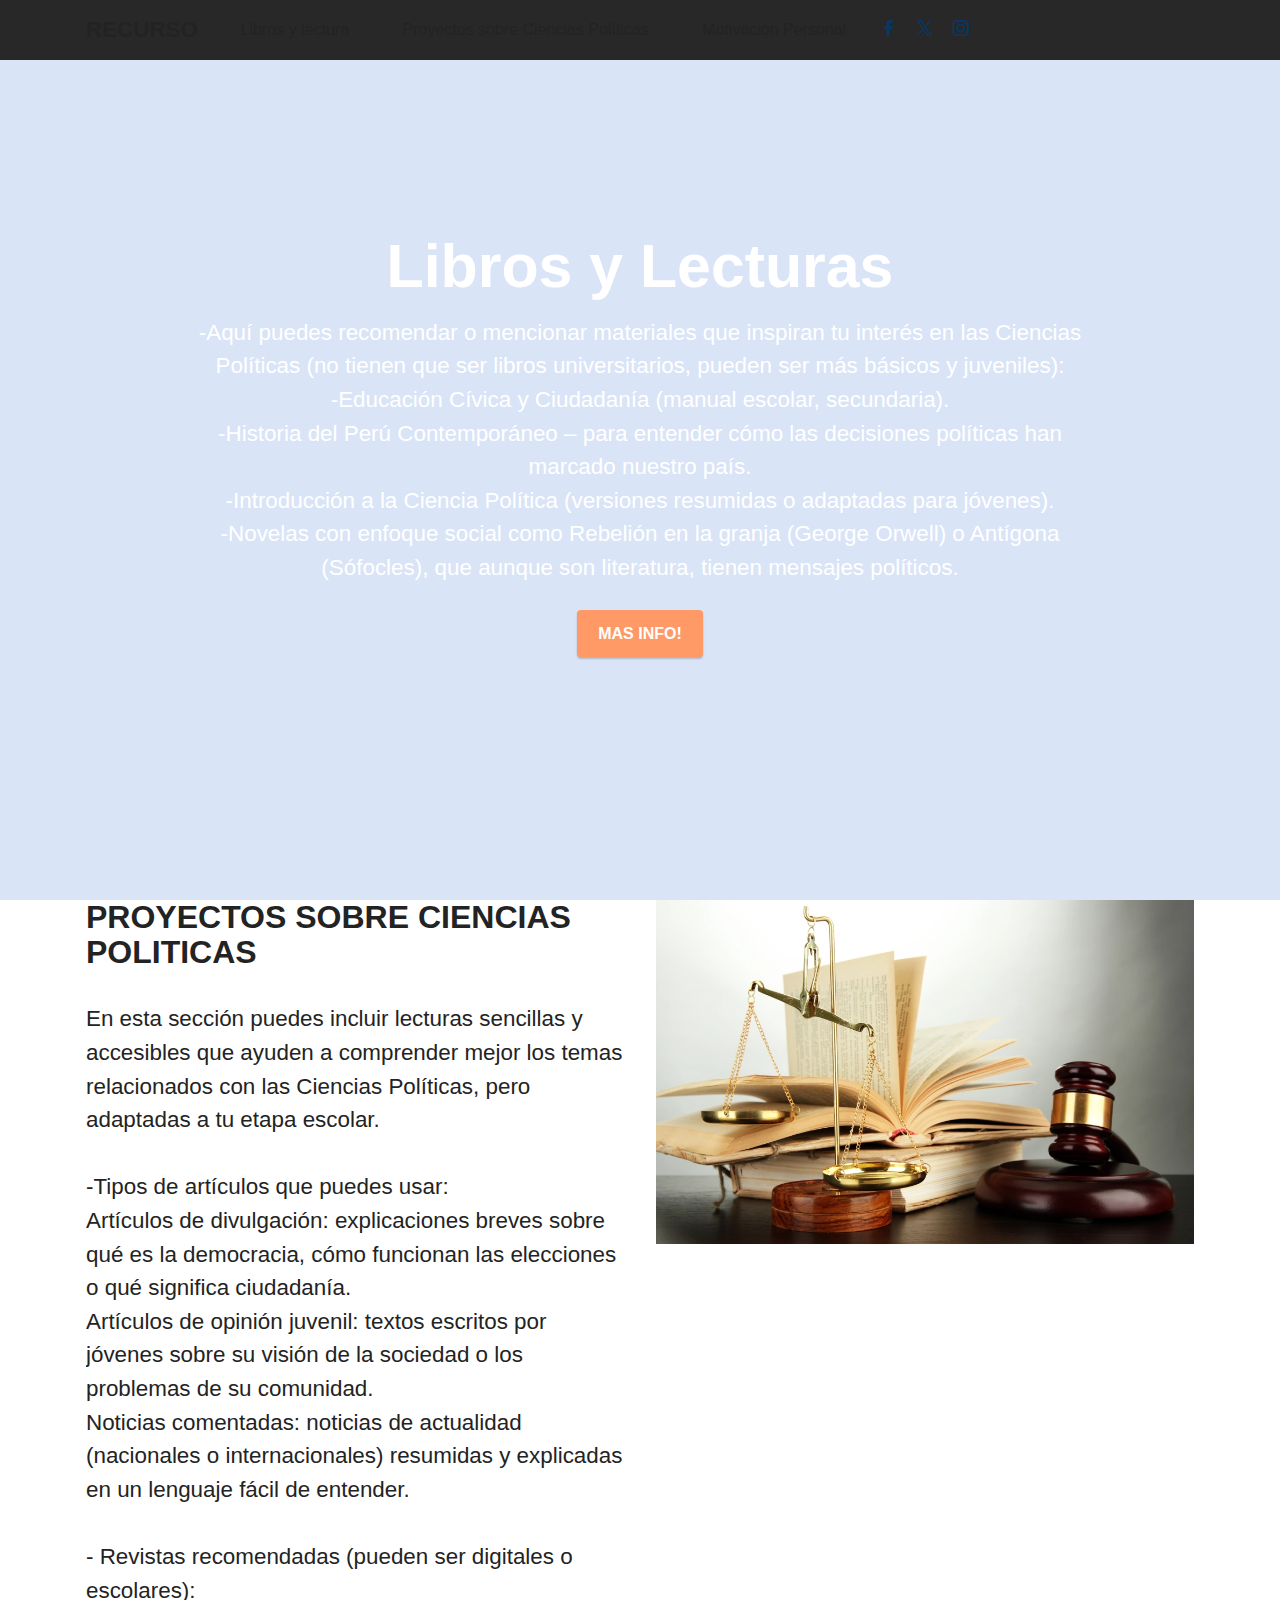
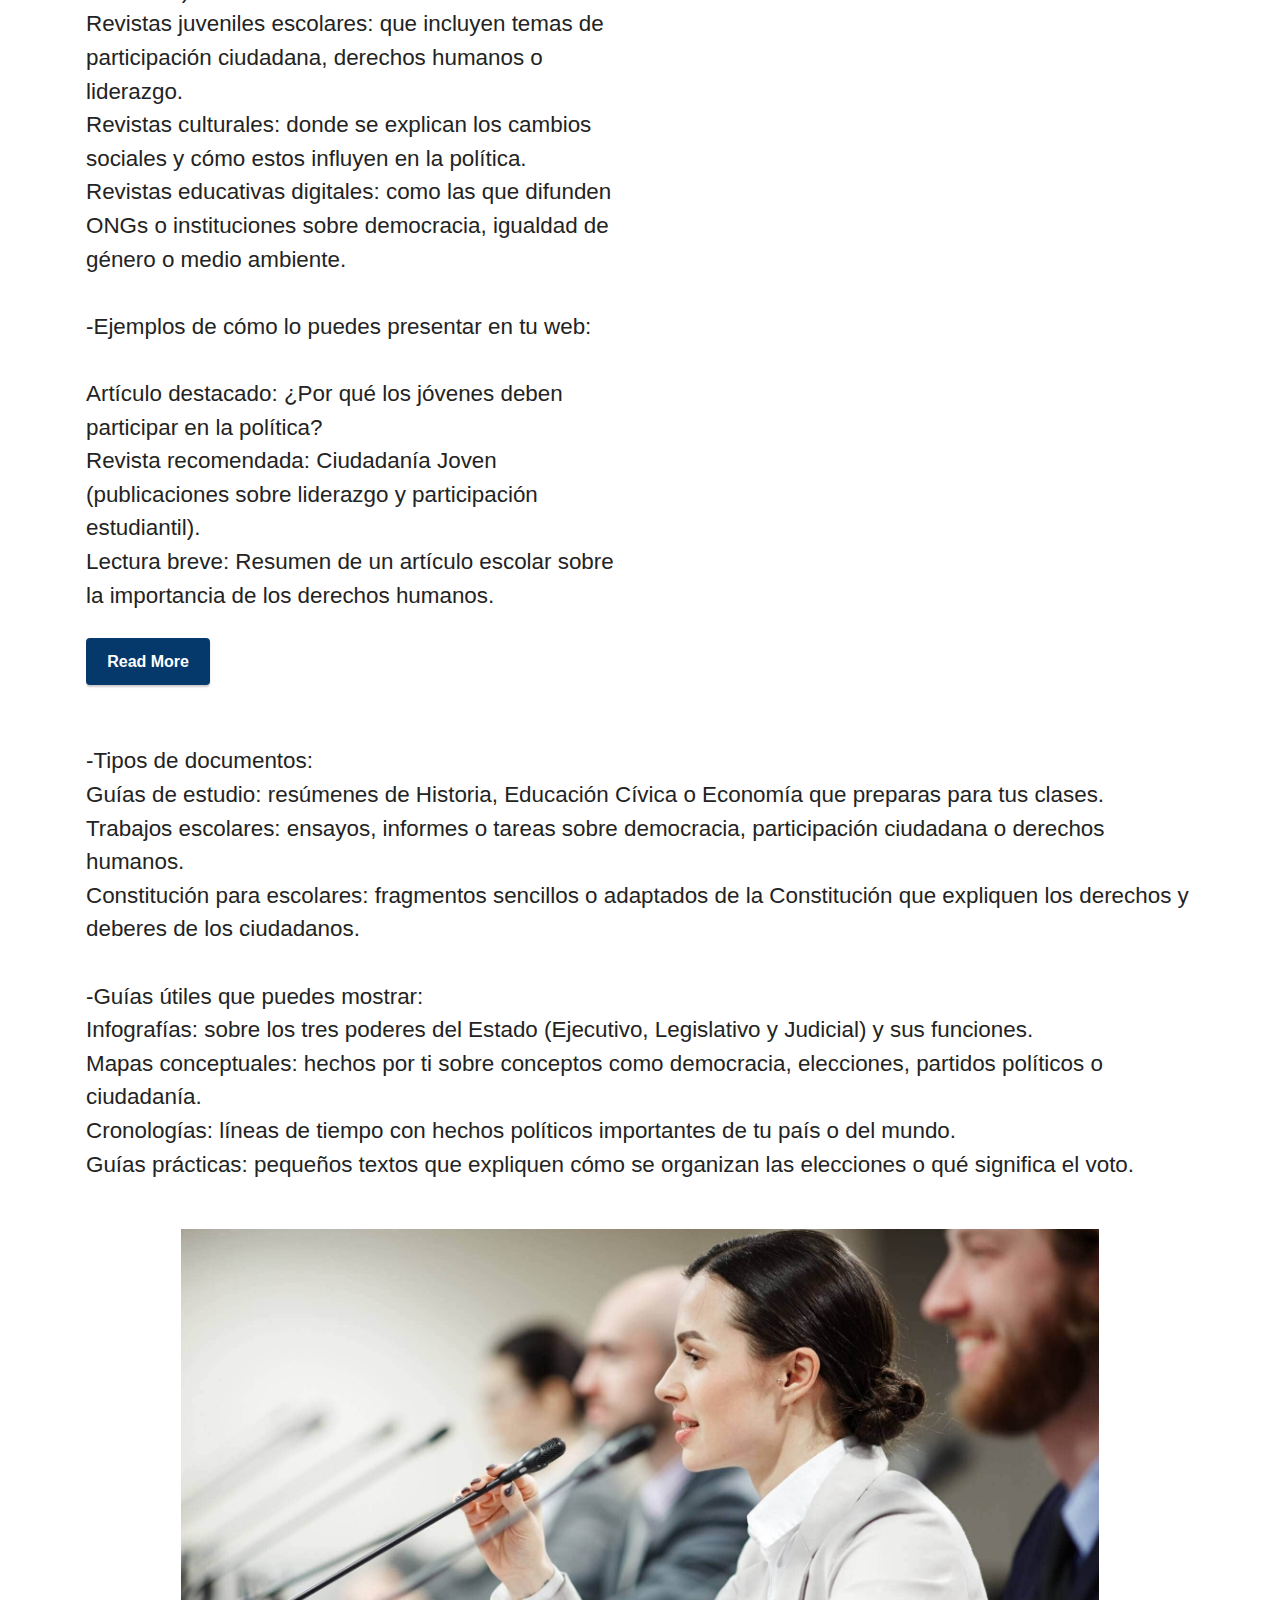
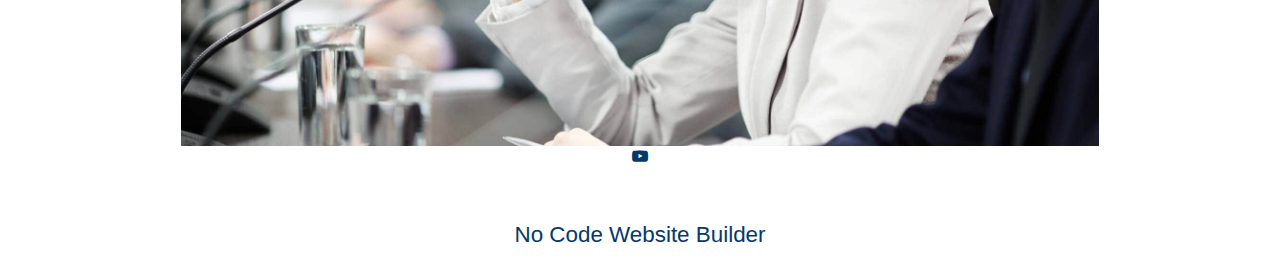
<file: page6.html>
<!DOCTYPE html>
<html  >
<head>
  <!-- Site made with Mobirise Website Builder v6.1.4, https://mobirise.com -->
  <meta charset="UTF-8">
  <meta http-equiv="X-UA-Compatible" content="IE=edge">
  <meta name="generator" content="Mobirise v6.1.4, mobirise.com">
  <meta name="viewport" content="width=device-width, initial-scale=1, minimum-scale=1">
  <link rel="shortcut icon" href="assets/images/shutterstock-122790595.webp" type="image/x-icon">
  <meta name="description" content="">
  
  
  <title>Recursos</title>
  <link rel="stylesheet" href="assets/web/assets/mobirise-icons2/mobirise2.css">
  <link rel="stylesheet" href="assets/bootstrap/css/bootstrap.min.css">
  <link rel="stylesheet" href="assets/dropdown/css/style.css">
  <link rel="stylesheet" href="assets/socicon/css/styles.css">
  <link rel="stylesheet" href="assets/theme/css/style.css">
  <link rel="preload" href="https://fonts.googleapis.com/css?family=Bellota+Text:300,300i,400,400i,700,700i&display=swap" as="style" onload="this.onload=null;this.rel='stylesheet'">
  <noscript><link rel="stylesheet" href="https://fonts.googleapis.com/css?family=Bellota+Text:300,300i,400,400i,700,700i&display=swap"></noscript>
  <link rel="preload" as="style" href="assets/mobirise/css/mbr-additional.css?v=PPYfzD"><link rel="stylesheet" href="assets/mobirise/css/mbr-additional.css?v=PPYfzD" type="text/css">

  
  
  
</head>
<body>
  
  <section data-bs-version="5.1" class="menu menu3 cid-uYtw0eRDD3" once="menu" id="menu3-1b">
    
    <nav class="navbar navbar-dropdown navbar-fixed-top navbar-expand-lg">
        <div class="container">
            <div class="navbar-brand">
                
                <span class="navbar-caption-wrap"><a class="navbar-caption text-black display-7" href="https://mobiri.se">RECURSO</a></span>
            </div>
            <button class="navbar-toggler" type="button" data-toggle="collapse" data-bs-toggle="collapse" data-target="#navbarSupportedContent" data-bs-target="#navbarSupportedContent" aria-controls="navbarNavAltMarkup" aria-expanded="false" aria-label="Toggle navigation">
                <div class="hamburger">
                    <span></span>
                    <span></span>
                    <span></span>
                    <span></span>
                </div>
            </button>
            <div class="collapse navbar-collapse" id="navbarSupportedContent">
                <ul class="navbar-nav nav-dropdown nav-right" data-app-modern-menu="true"><li class="nav-item"><a class="nav-link link text-black text-primary display-4" href="page6.html#header6-1a">Libros y lectura</a></li>
                    <li class="nav-item"><a class="nav-link link text-black text-primary display-4" href="page6.html#features19-i">
                            Proyectos sobre Ciencias Políticas</a></li>
                    <li class="nav-item"><a class="nav-link link text-black text-primary display-4" href="page6.html#content15-j">Motivación Personal</a>
                    </li></ul>
                <div class="icons-menu">
                    <a class="iconfont-wrapper" href="https://mobiri.se" target="_blank">
                        <span class="p-2 mbr-iconfont socicon-facebook socicon"></span>
                    </a>
                    <a class="iconfont-wrapper" href="https://mobiri.se" target="_blank">
                        <span class="p-2 mbr-iconfont socicon-twitter socicon"></span>
                    </a>
                    <a class="iconfont-wrapper" href="https://mobiri.se" target="_blank">
                        <span class="p-2 mbr-iconfont socicon-instagram socicon"></span>
                    </a>
                    
                </div>
                
            </div>
        </div>
    </nav>
</section>

<section data-bs-version="5.1" class="header6 cid-uYtvRjL9XZ mbr-fullscreen" id="header6-1a">

    

    
    <div class="mbr-overlay" style="opacity: 0.2; background-color: rgb(68, 121, 217);"></div>

    <div class="align-center container">
        <div class="row justify-content-center">
            <div class="col-12 col-lg-10">
                <h1 class="mbr-section-title mbr-fonts-style mbr-white mb-3 display-1"><strong>Libros y Lecturas</strong></h1>
                
                <p class="mbr-text mbr-white mbr-fonts-style display-7">-Aquí puedes recomendar o mencionar materiales que inspiran tu interés en las Ciencias Políticas (no tienen que ser libros universitarios, pueden ser más básicos y juveniles):<br>-Educación Cívica y Ciudadanía (manual escolar, secundaria).<br>-Historia del Perú Contemporáneo – para entender cómo las decisiones políticas han marcado nuestro país.<br>-Introducción a la Ciencia Política (versiones resumidas o adaptadas para jóvenes).<br>-Novelas con enfoque social como Rebelión en la granja (George Orwell) o Antígona (Sófocles), que aunque son literatura, tienen mensajes políticos.</p>
                <div class="mbr-section-btn mt-3"><a class="btn btn-danger display-4" href="https://mobiri.se">MAS INFO!</a></div>
            </div>
        </div>
    </div>
</section>

<section data-bs-version="5.1" class="features18 cid-uYtkcGBMRa" id="features19-i">

    

    
    <div class="container">
        <div class="row justify-content-center">
            <div class="card col-12 col-lg">
                <div class="card-wrapper">
                    <h6 class="card-title mbr-fonts-style mb-4 display-2"><strong>PROYECTOS SOBRE CIENCIAS POLITICAS</strong></h6>
                    <p class="mbr-text mbr-fonts-style display-7">En esta sección puedes incluir lecturas sencillas y accesibles que ayuden a comprender mejor los temas relacionados con las Ciencias Políticas, pero adaptadas a tu etapa escolar.<br><br>-Tipos de artículos que puedes usar:<br>Artículos de divulgación: explicaciones breves sobre qué es la democracia, cómo funcionan las elecciones o qué significa ciudadanía.<br>Artículos de opinión juvenil: textos escritos por jóvenes sobre su visión de la sociedad o los problemas de su comunidad.<br>Noticias comentadas: noticias de actualidad (nacionales o internacionales) resumidas y explicadas en un lenguaje fácil de entender.<br><br>- Revistas recomendadas (pueden ser digitales o escolares):<br>Revistas juveniles escolares: que incluyen temas de participación ciudadana, derechos humanos o liderazgo.<br>Revistas culturales: donde se explican los cambios sociales y cómo estos influyen en la política.<br>Revistas educativas digitales: como las que difunden ONGs o instituciones sobre democracia, igualdad de género o medio ambiente.<br><br>-Ejemplos de cómo lo puedes presentar en tu web:<br><br>Artículo destacado: ¿Por qué los jóvenes deben participar en la política?<br>Revista recomendada: Ciudadanía Joven (publicaciones sobre liderazgo y participación estudiantil).<br>Lectura breve: Resumen de un artículo escolar sobre la importancia de los derechos humanos.</p>
                    <div class="mbr-section-btn"><a class="btn btn-primary display-4" href="https://mobiri.se">Read More</a></div>
                </div>
            </div>
            <div class="col-12 col-lg-6">
                <div class="image-wrapper">
                    <img src="assets/images/shutterstock-122790595.webp" alt="Mobirise Website Builder">
                </div>
            </div>
        </div>
    </div>
</section>

<section data-bs-version="5.1" class="content15 cid-uYtkcHauQb" id="content15-j">

    

    
    <div class="container">
        <div class="row justify-content-center">
            <div class="card col-md-12 col-lg-12">
                <div class="card-wrapper">
                    <div class="card-box align-left">
                        <h4 class="card-title mbr-fonts-style mbr-white mb-3 display-5"><strong>MOTIVACION PERSONAL</strong></h4>
                        <p class="mbr-text mbr-fonts-style display-7">-Tipos de documentos:<br>Guías de estudio: resúmenes de Historia, Educación Cívica o Economía que preparas para tus clases.<br>Trabajos escolares: ensayos, informes o tareas sobre democracia, participación ciudadana o derechos humanos.<br>Constitución para escolares: fragmentos sencillos o adaptados de la Constitución que expliquen los derechos y deberes de los ciudadanos.<br><br>-Guías útiles que puedes mostrar:<br>Infografías: sobre los tres poderes del Estado (Ejecutivo, Legislativo y Judicial) y sus funciones.<br>Mapas conceptuales: hechos por ti sobre conceptos como democracia, elecciones, partidos políticos o ciudadanía.<br>Cronologías: líneas de tiempo con hechos políticos importantes de tu país o del mundo.<br>Guías prácticas: pequeños textos que expliquen cómo se organizan las elecciones o qué significa el voto.<br></p>
                        
                    </div>
                </div>
            </div>
        </div>
    </div>
</section>

<section data-bs-version="5.1" class="video1 cid-uYtkcHC4OM" id="video1-k">
    
    
    <div class="align-center container">
        <div class="mbr-section-head">
            <h4 class="mbr-section-title mbr-fonts-style mb-0 display-2"></h4>
            <h5 class="mbr-section-subtitle mbr-fonts-style mb-0 mt-2 display-7"></h5>
        </div>
        <div class="row justify-content-center mt-4">
            <div class="col-12 col-lg-10">
                <div class="box">
                    <div class="mbr-media show-modal align-center" data-modal=".modalWindow">
                        <img src="assets/images/carrera-ciencias-politicas-online-unir.jpg" alt="Mobirise Website Builder">
                        <div class="icon-wrap">
                            <a class="text-primary" href="#"><span class="mbr-iconfont socicon-youtube socicon"></span></a>
                        </div>
                    </div>
                </div>
            </div>
        </div>
    </div>
    <div>
        <div class="modalWindow" style="display: none;">
            <div class="modalWindow-container">
                <div class="modalWindow-video-container">
                    <div class="modalWindow-video">
                        <iframe width="100%" height="100%" frameborder="0" allowfullscreen="1" data-src="https://www.youtube.com/watch?v=VA8PzkQa8d8"></iframe>
                    </div>
                    <a class="close" role="button" data-dismiss="modal" data-bs-dismiss="modal">
                        <span aria-hidden="true" class="mbr-iconfont mobi-mbri-close mobi-mbri closeModal"></span>
                        <span class="sr-only visually-hidden">Close</span>
                    </a>
                </div>
            </div>
        </div>
    </div>
</section>

<section data-bs-version="5.1" class="footer7 cid-uYtkcJzOqD" once="footers" id="footer7-m">

    

    

    <div class="container">
        <div class="row align-center mbr-white">
            <div class="col-12">
                <p class="mbr-text mb-0 mbr-fonts-style display-7">
                    © Copyright 2025 Mobirise - All Rights Reserved
                </p>
            </div>
        </div>
    </div>
</section><section class="display-7" style="padding: 0;align-items: center;justify-content: center;flex-wrap: wrap;    align-content: center;display: flex;position: relative;height: 4rem;"><a href="https://mobiri.se/4164927" style="flex: 1 1;height: 4rem;position: absolute;width: 100%;z-index: 1;"><img alt="" style="height: 4rem;" src="[data-uri]"></a><p style="margin: 0;text-align: center;" class="display-7">&#8204;</p><a style="z-index:1" href="https://mobirise.com/builder/no-code-website-builder.html">No Code Website Builder</a></section><script src="assets/bootstrap/js/bootstrap.bundle.min.js"></script>  <script src="assets/smoothscroll/smooth-scroll.js"></script>  <script src="assets/ytplayer/index.js"></script>  <script src="assets/dropdown/js/navbar-dropdown.js"></script>  <script src="assets/playervimeo/vimeo_player.js"></script>  <script src="assets/theme/js/script.js"></script>  
  
  
</body>
</html>
</file>
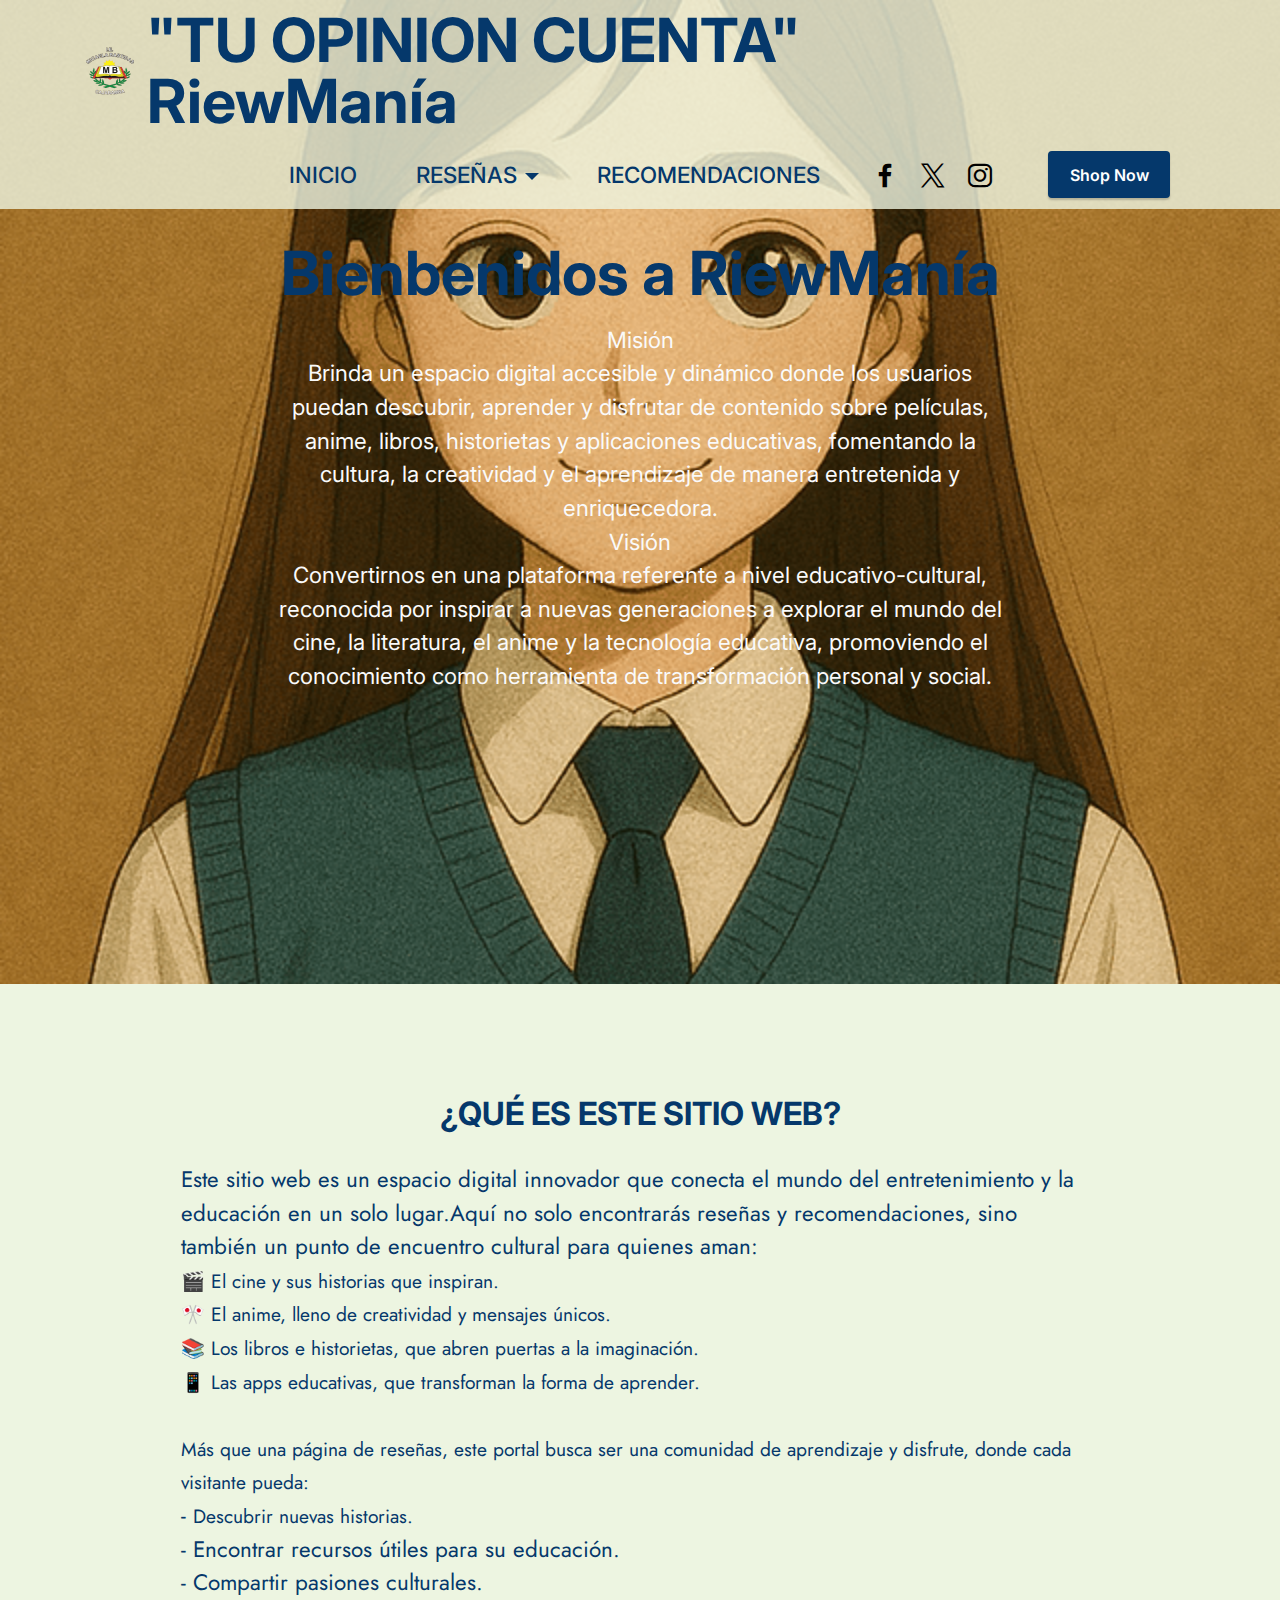
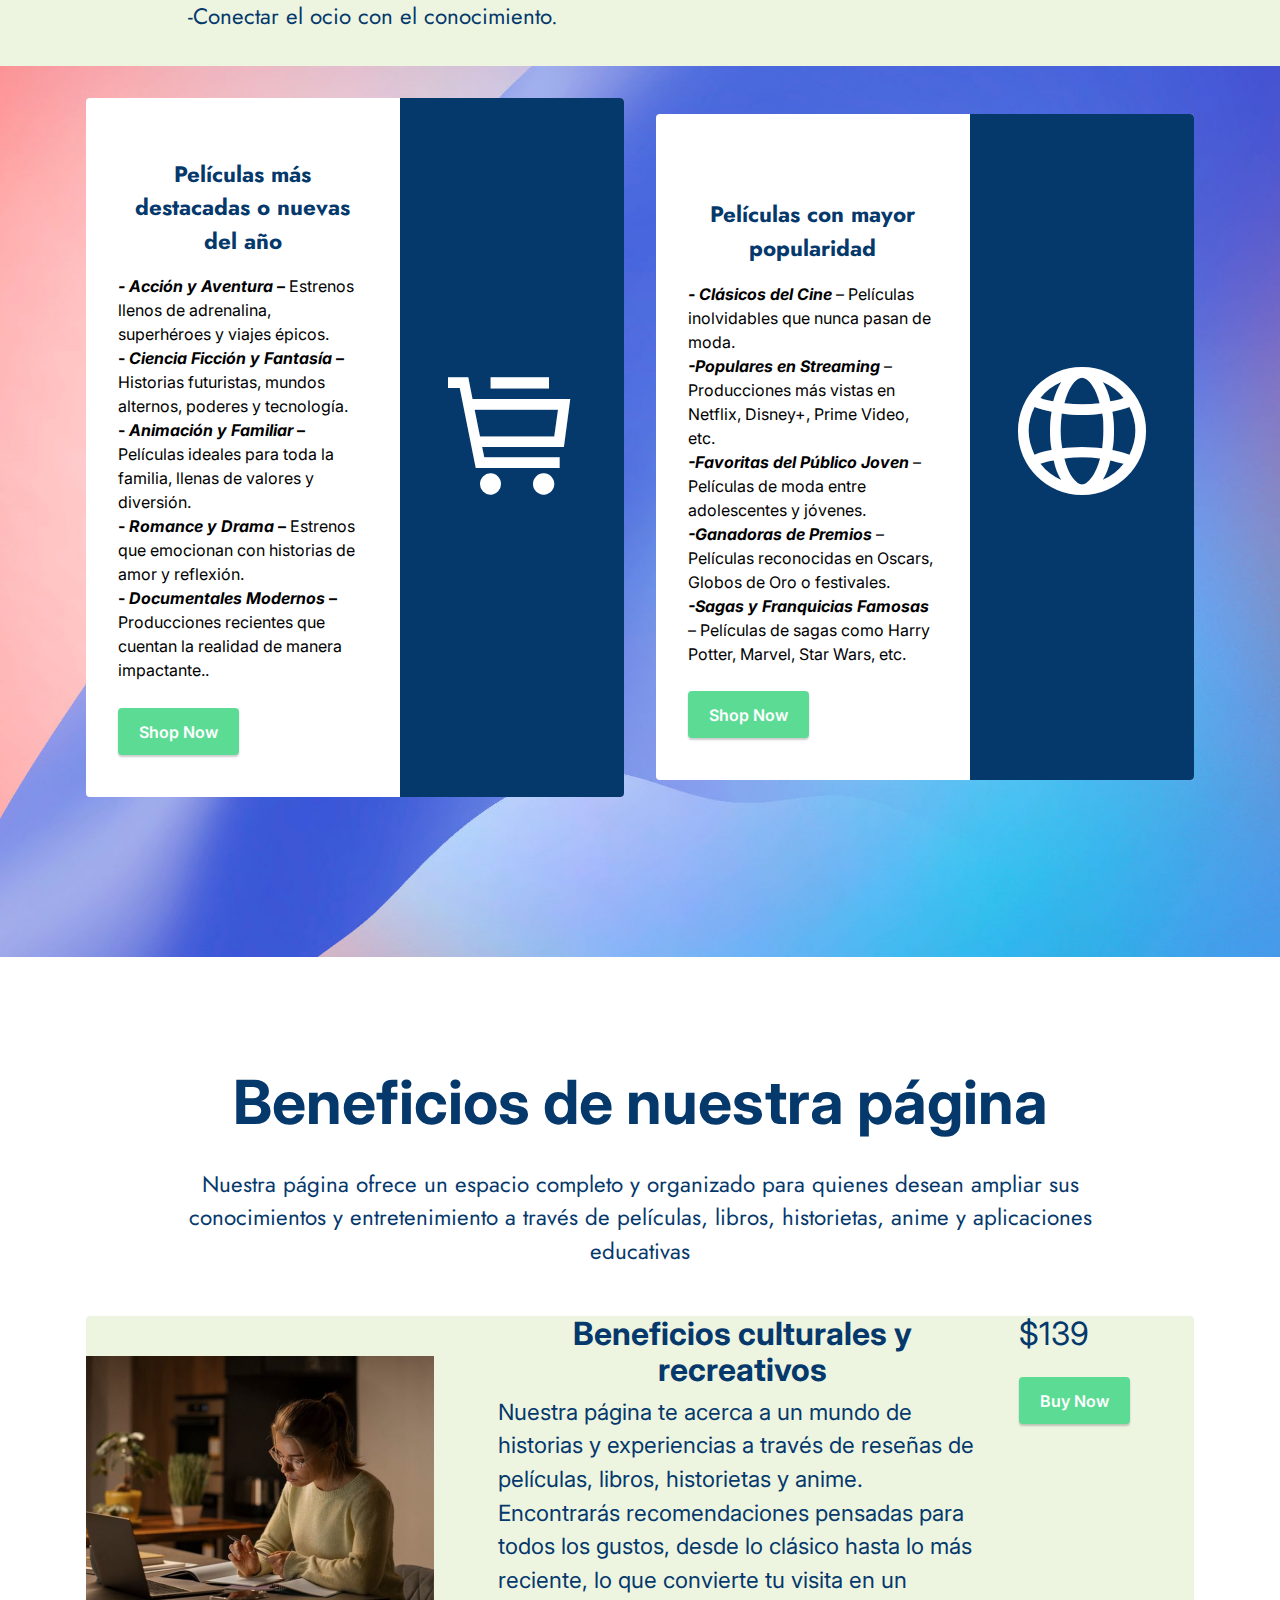
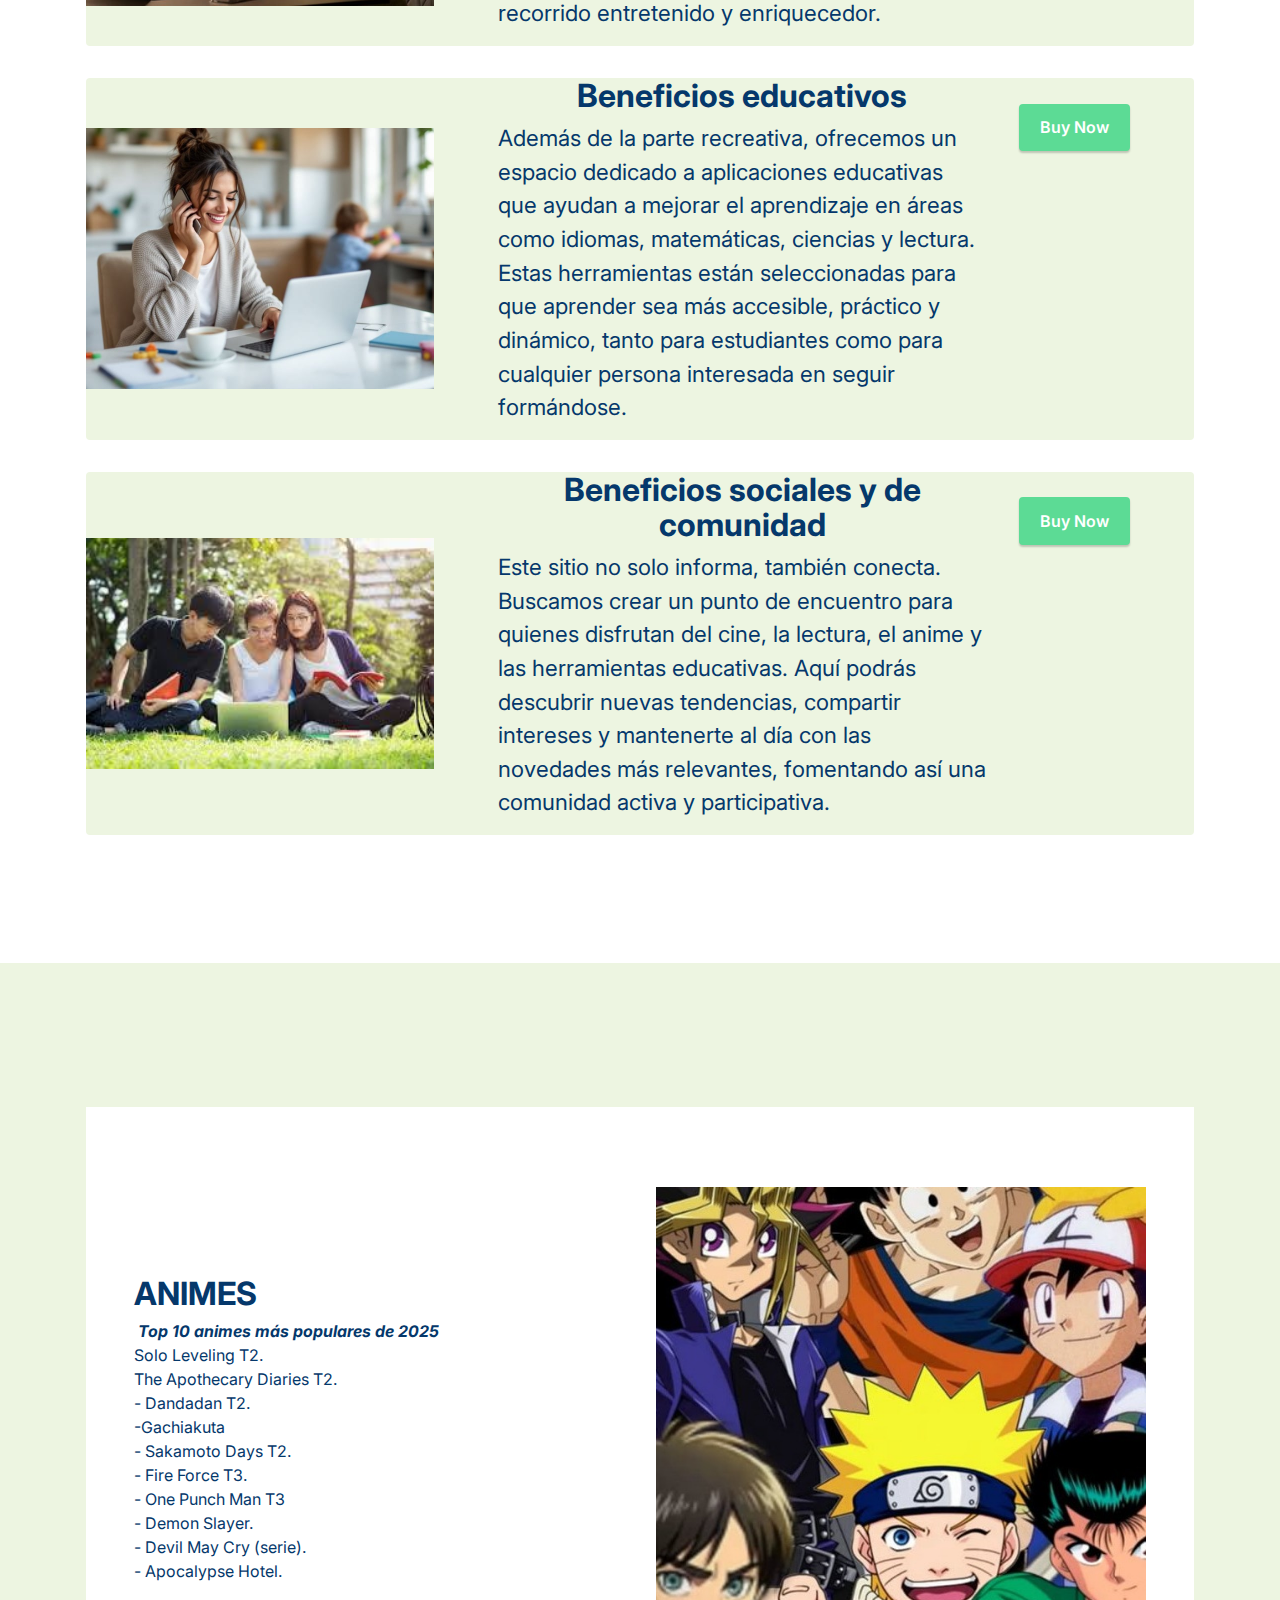
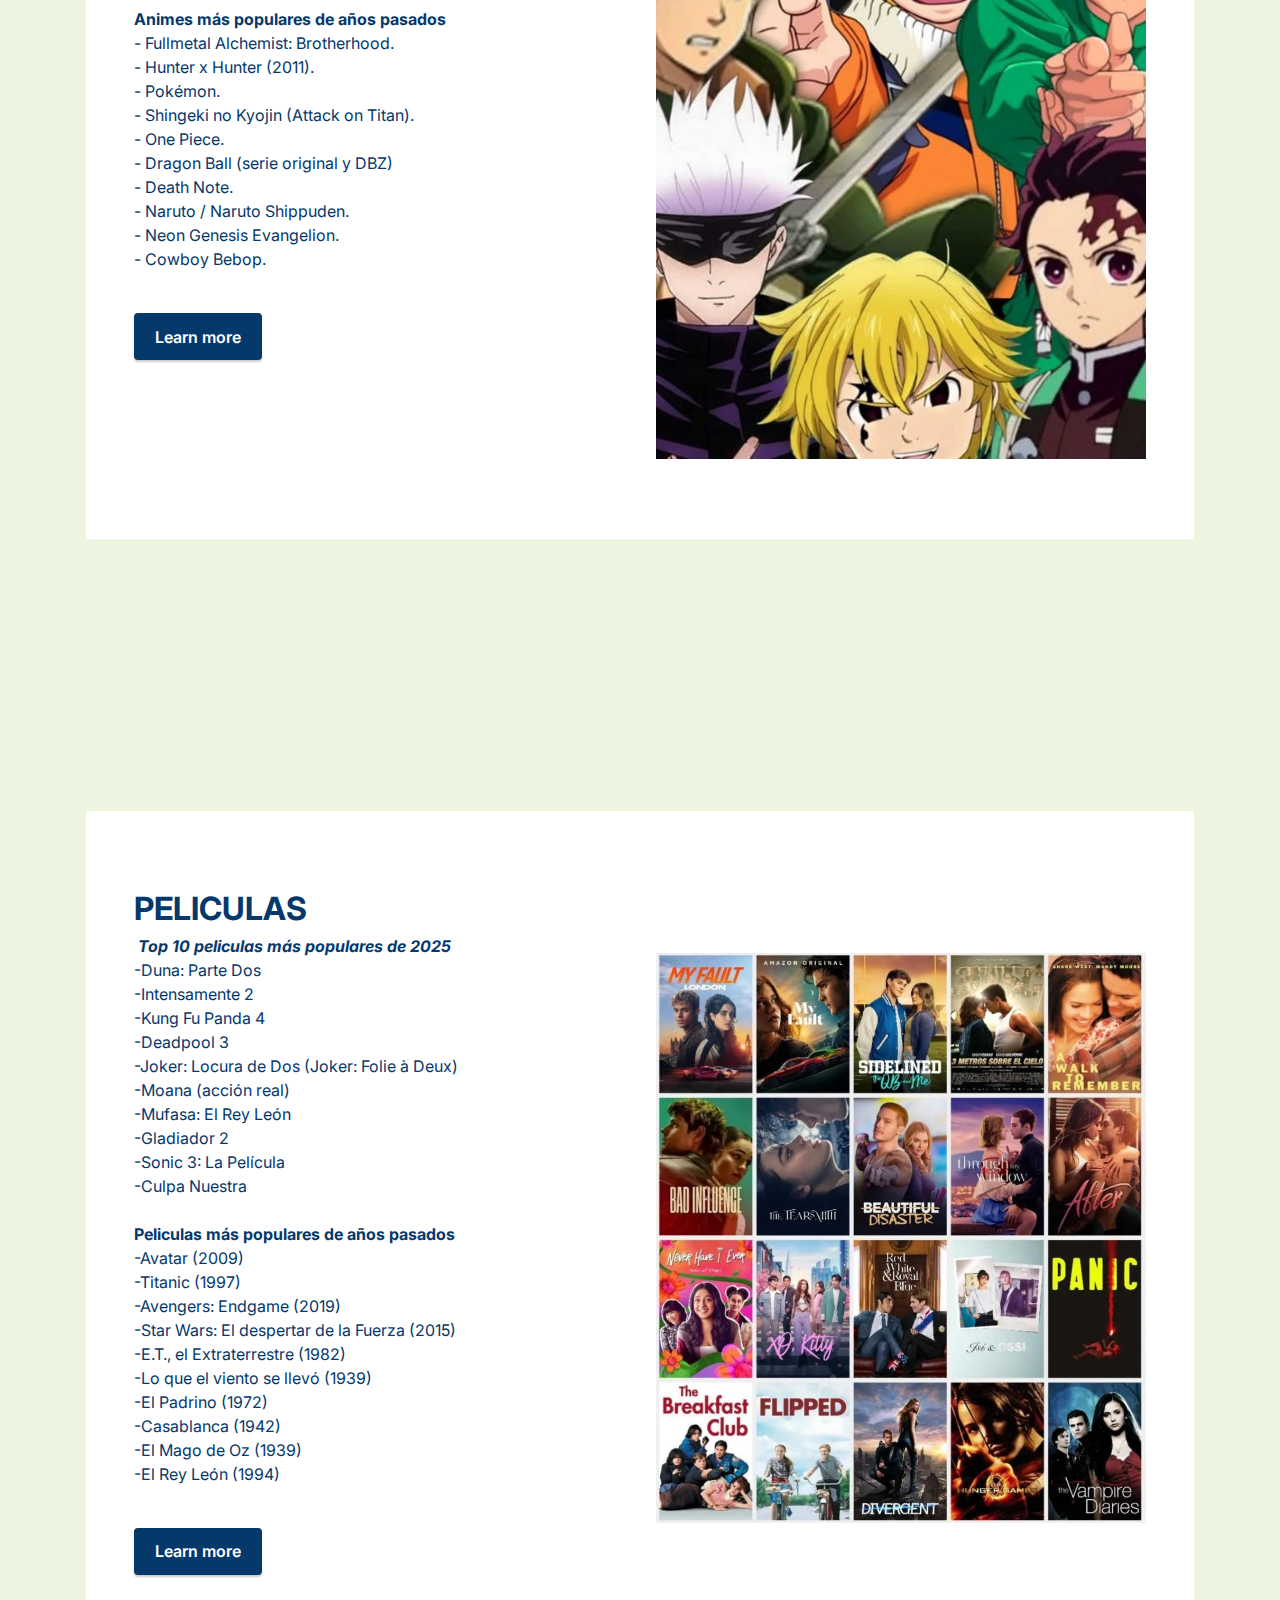
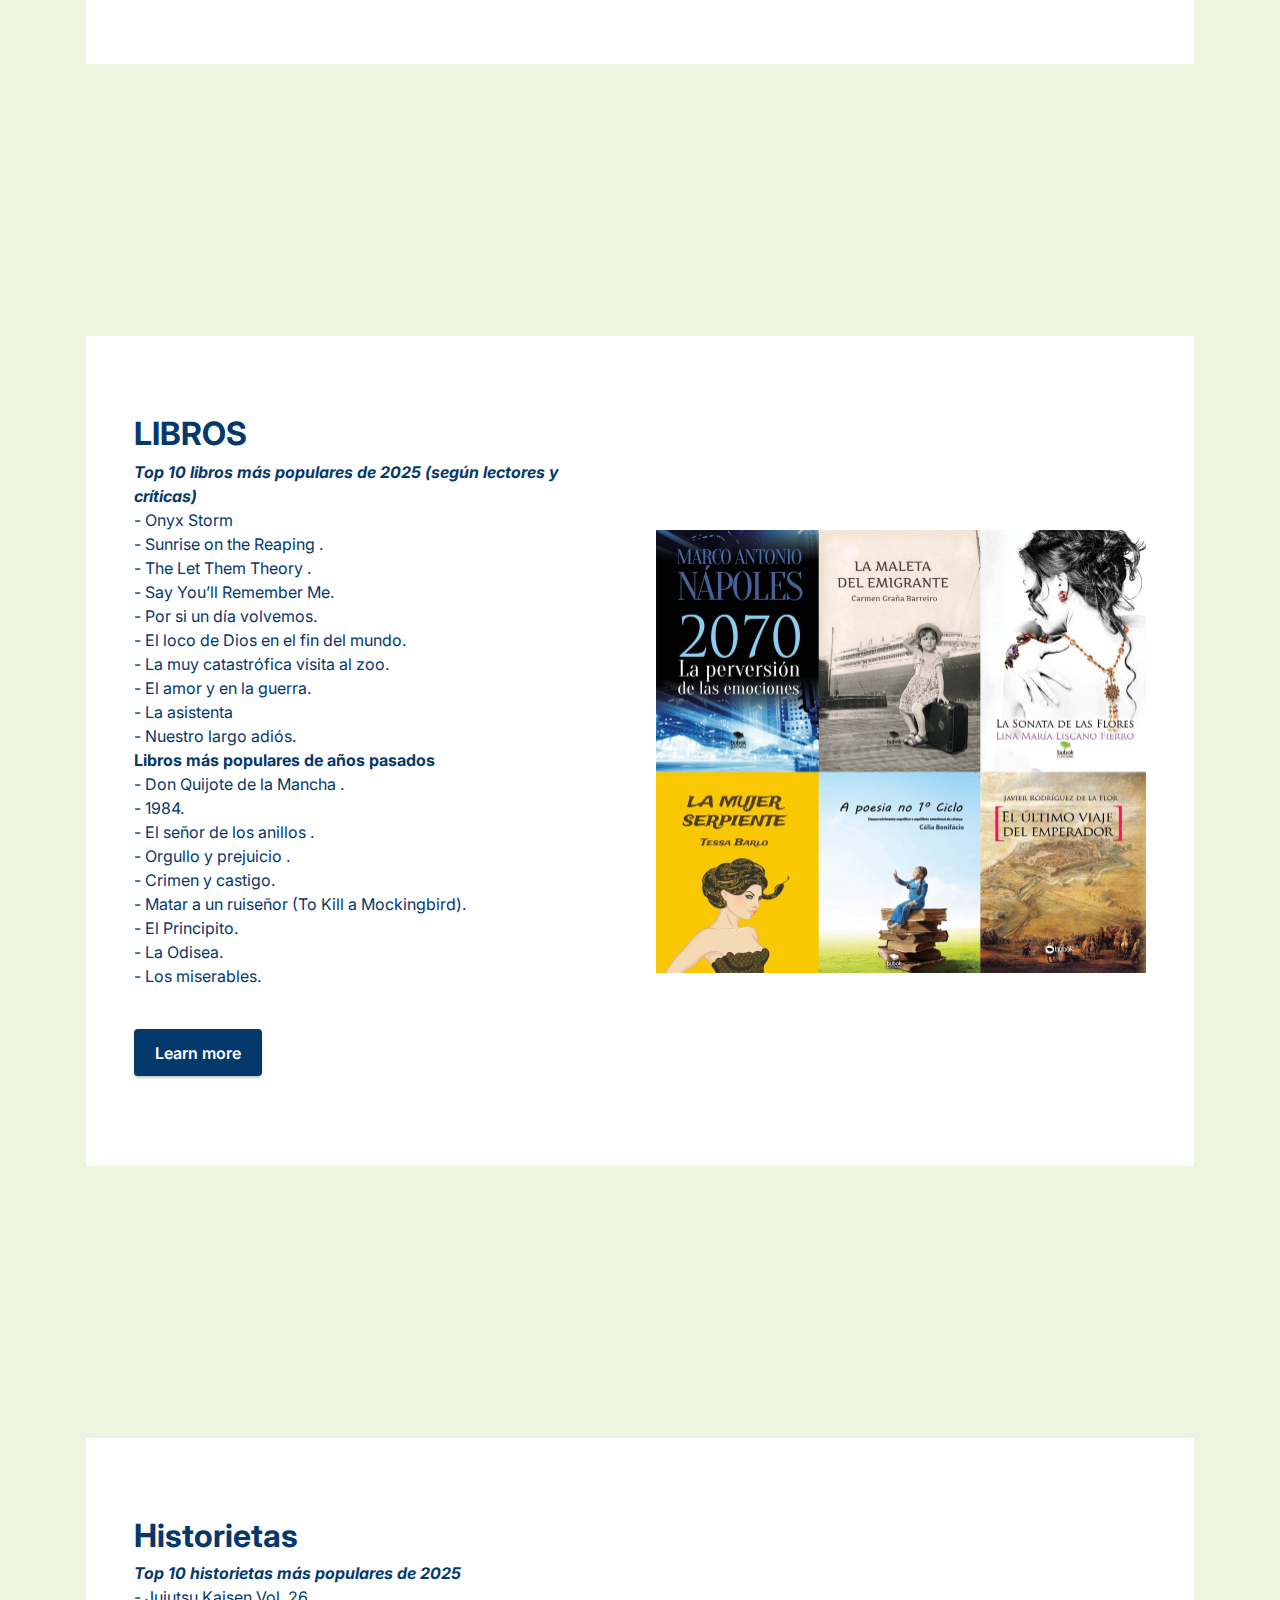
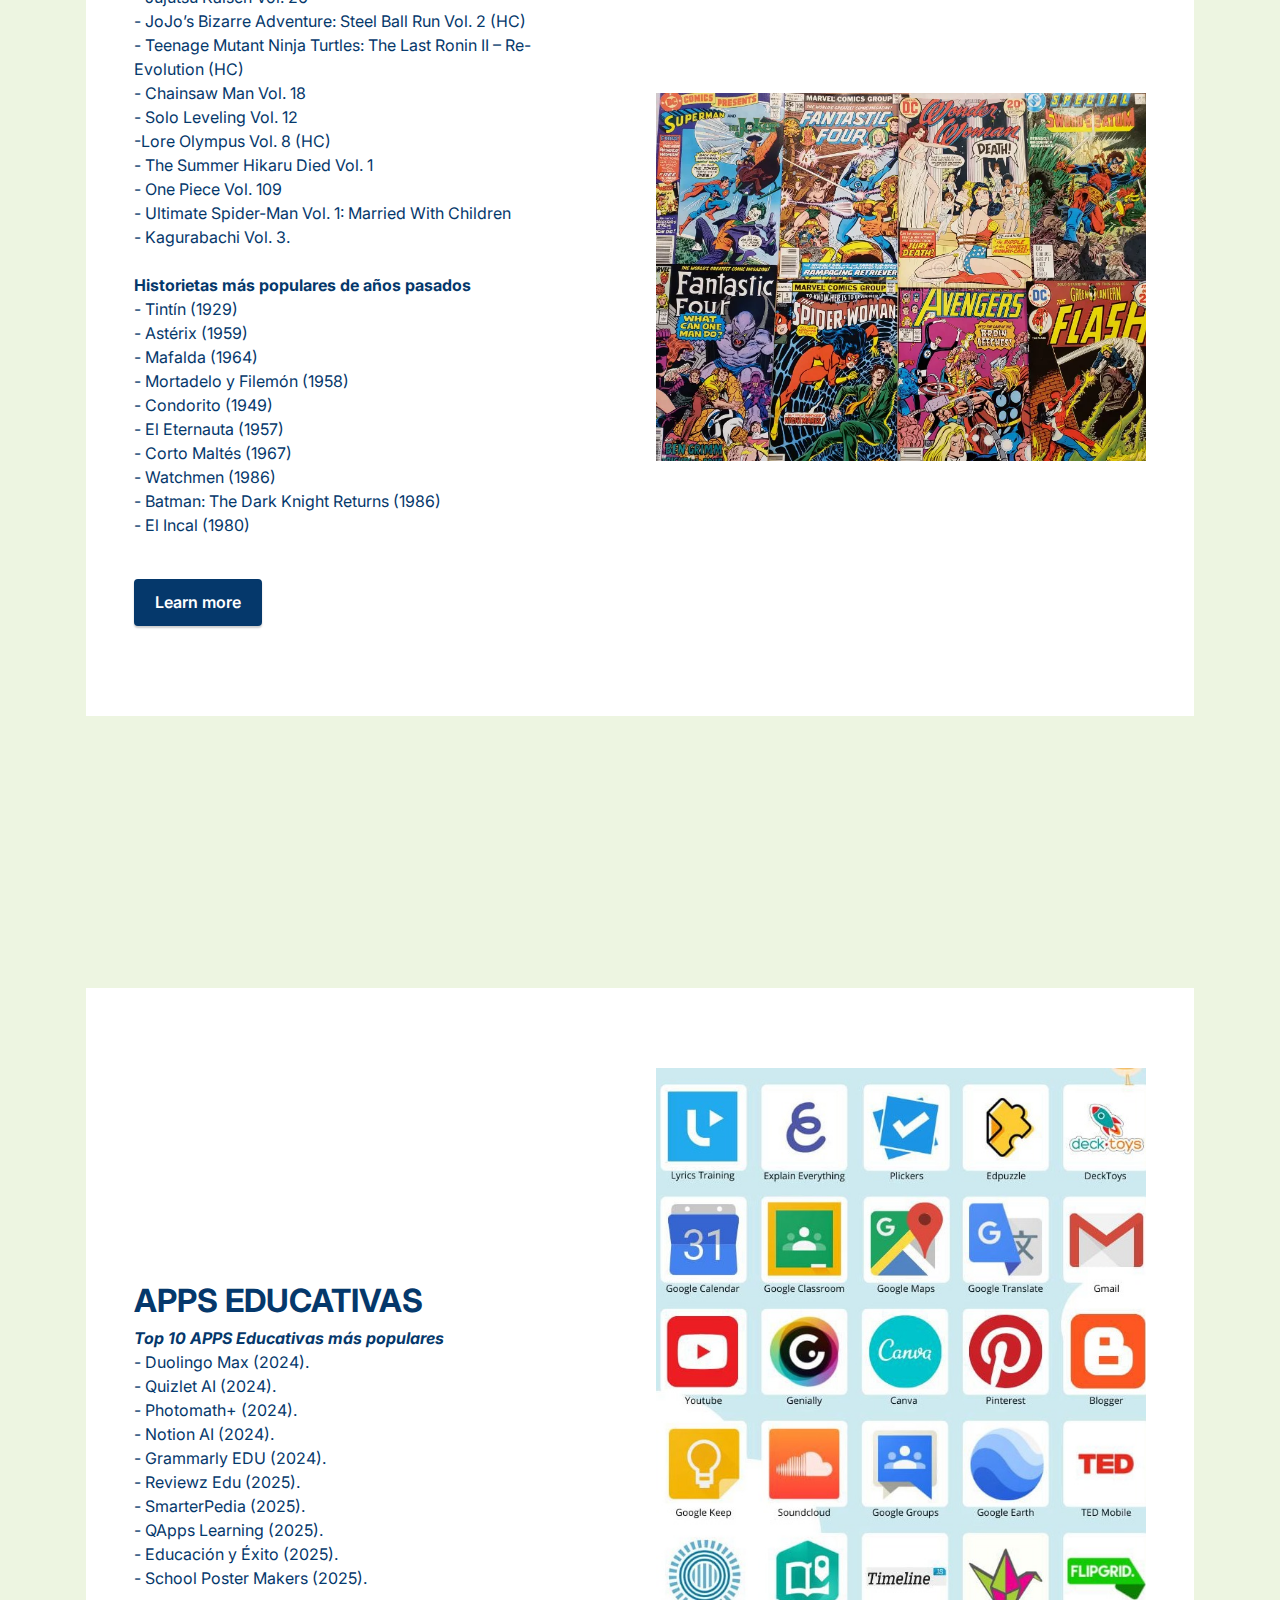
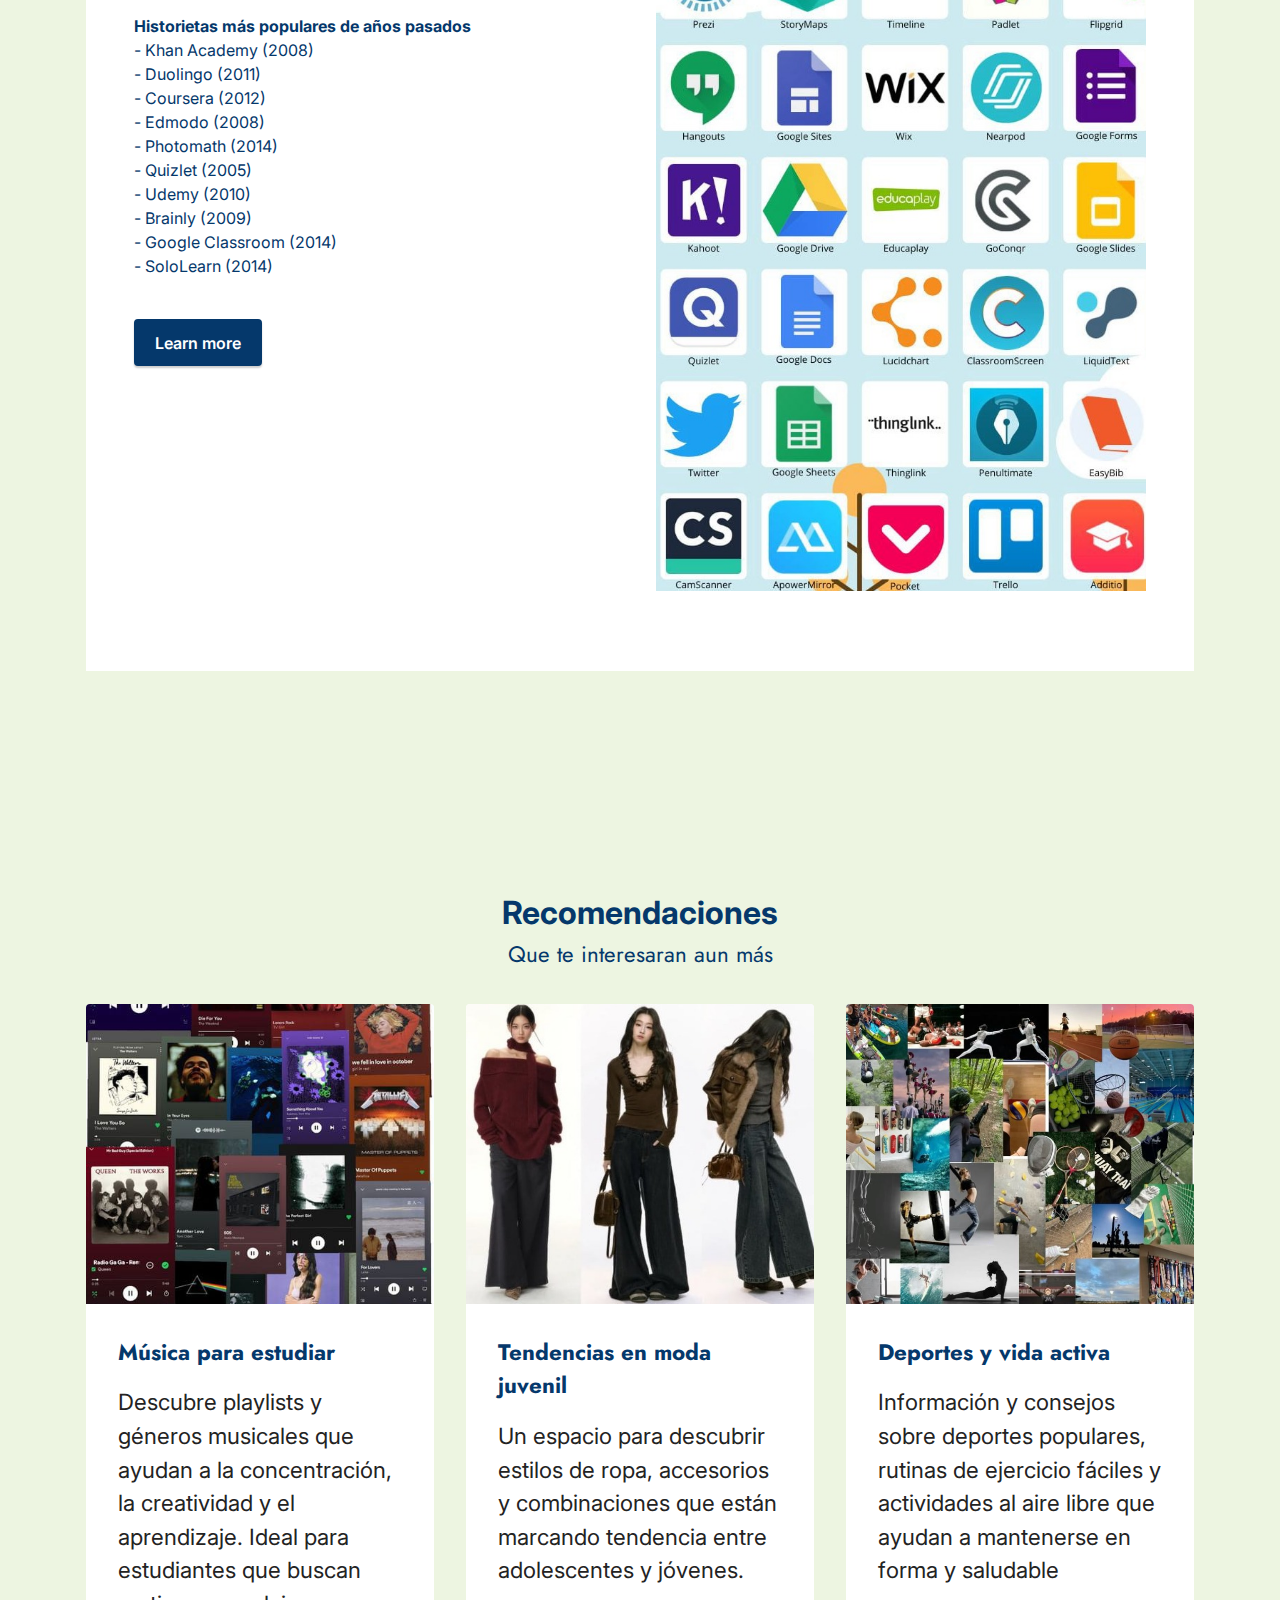
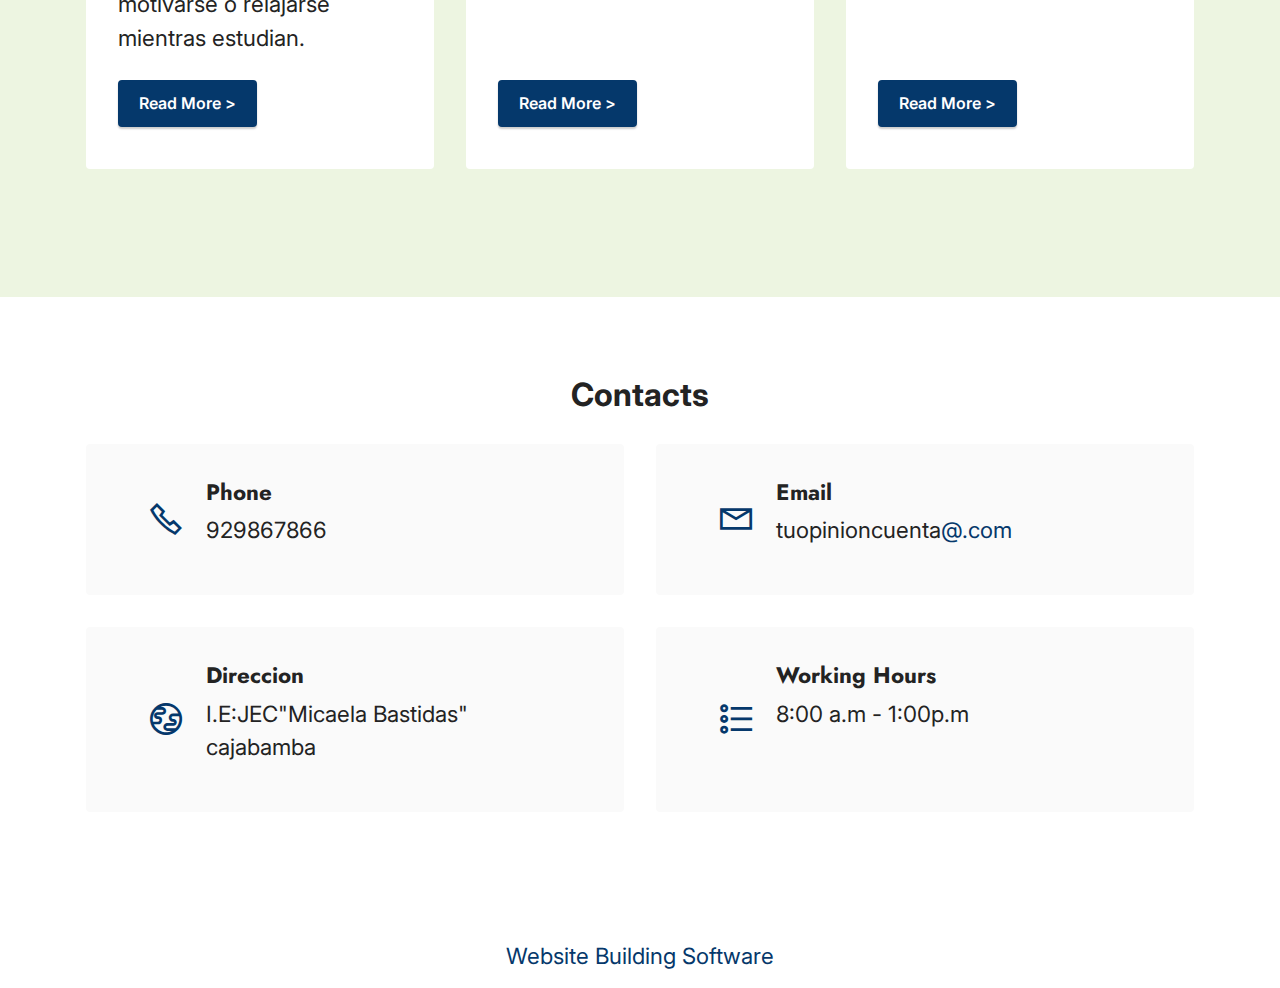
<file: rankingpro.html>
<!DOCTYPE html>
<html  >
<head>
  <!-- Site made with Mobirise Website Builder v6.1.4, https://mobirise.com -->
  <meta charset="UTF-8">
  <meta http-equiv="X-UA-Compatible" content="IE=edge">
  <meta name="generator" content="Mobirise v6.1.4, mobirise.com">
  <meta name="twitter:card" content="summary_large_image"/>
  <meta name="twitter:image:src" content="assets/images/rankingpro-meta.png">
  <meta property="og:image" content="assets/images/rankingpro-meta.png">
  <meta name="twitter:title" content="RiewMania UN SITIO DE RESEÑAS">
  <meta name="viewport" content="width=device-width, initial-scale=1, minimum-scale=1">
  <link rel="shortcut icon" href="assets/images/logo-mb-removebg-preview-96x96.png" type="image/x-icon">
  <meta name="description" content="Descubre RiewMania: tu portal educativo y cultural con reseñas de películas, libros, animes, historietas y apps educativas. Aprende, explora y comparte conocimiento con diversión.">
  
  
  <title>RiewMania UN SITIO DE RESEÑAS</title>
  <link rel="stylesheet" href="assets/web/assets/mobirise-icons2/mobirise2.css">
  <link rel="stylesheet" href="assets/bootstrap/css/bootstrap.min.css">
  <link rel="stylesheet" href="assets/dropdown/css/style.css">
  <link rel="stylesheet" href="assets/socicon/css/styles.css">
  <link rel="stylesheet" href="assets/theme/css/style.css">
  <link rel="preload" href="https://fonts.googleapis.com/css?family=Inter:100,200,300,400,500,600,700,800,900,100i,200i,300i,400i,500i,600i,700i,800i,900i&display=swap" as="style" onload="this.onload=null;this.rel='stylesheet'">
  <noscript><link rel="stylesheet" href="https://fonts.googleapis.com/css?family=Inter:100,200,300,400,500,600,700,800,900,100i,200i,300i,400i,500i,600i,700i,800i,900i&display=swap"></noscript>
  <link rel="preload" href="https://fonts.googleapis.com/css?family=Jost:100,200,300,400,500,600,700,800,900,100i,200i,300i,400i,500i,600i,700i,800i,900i&display=swap" as="style" onload="this.onload=null;this.rel='stylesheet'">
  <noscript><link rel="stylesheet" href="https://fonts.googleapis.com/css?family=Jost:100,200,300,400,500,600,700,800,900,100i,200i,300i,400i,500i,600i,700i,800i,900i&display=swap"></noscript>
  <link rel="preload" as="style" href="assets/mobirise/css/mbr-additional.css?v=mkU97R"><link rel="stylesheet" href="assets/mobirise/css/mbr-additional.css?v=mkU97R" type="text/css">

  
  
  
</head>
<body>
  
  <section data-bs-version="5.1" class="menu menu3 cid-sFAA5oUu2Y" once="menu" id="menu3-1">
    
    <nav class="navbar navbar-dropdown navbar-expand-lg">
        <div class="container">
            <div class="navbar-brand">
                <span class="navbar-logo">
                    <a href="https://mobiri.se">
                        <img src="assets/images/logo-mb-removebg-preview-96x96.png" alt="Mobirise Website Builder" style="height: 3rem;">
                    </a>
                </span>
                <span class="navbar-caption-wrap"><a class="navbar-caption text-primary display-1" href="https://mobiri.se">"TU OPINION CUENTA"<br>RiewManía<br></a></span>
            </div>
            <button class="navbar-toggler" type="button" data-toggle="collapse" data-bs-toggle="collapse" data-target="#navbarSupportedContent" data-bs-target="#navbarSupportedContent" aria-controls="navbarNavAltMarkup" aria-expanded="false" aria-label="Toggle navigation">
                <div class="hamburger">
                    <span></span>
                    <span></span>
                    <span></span>
                    <span></span>
                </div>
            </button>
            <div class="collapse navbar-collapse" id="navbarSupportedContent">
                <ul class="navbar-nav nav-dropdown" data-app-modern-menu="true"><li class="nav-item"><a class="nav-link link text-primary show display-7" href="httpsriewmania.mobirisesite.com.html#header1-i" aria-expanded="true">INICIO</a></li><li class="nav-item dropdown"><a class="nav-link link text-primary dropdown-toggle show display-7" href="page1.html" data-toggle="dropdown-submenu" data-bs-toggle="dropdown" data-bs-auto-close="outside" aria-expanded="false">RESEÑAS</a><div class="dropdown-menu show" aria-labelledby="dropdown-456" data-bs-popper="none"><a class="text-primary dropdown-item display-7" href="page1.html#header9-1">PELICULAS<br></a><a class="text-primary show dropdown-item display-7" href="page3.html#header1-p">ANIME</a><a class="text-primary show dropdown-item display-7" href="page4.html#header4-17">APPS EDUCATIVAS</a><a class="text-primary show dropdown-item display-7" href="page2.html#header3-u">LIBROS E HISTORIETAS</a></div></li>
                    <li class="nav-item"><a class="nav-link link text-primary display-7" href="index.html#content2-e">RECOMENDACIONES</a></li></ul>
                <div class="icons-menu">
                    <a class="iconfont-wrapper" href="https://mobiri.se" target="_blank">
                        <span class="p-2 mbr-iconfont socicon-facebook socicon" style="color: rgb(0, 0, 0); fill: rgb(0, 0, 0);"></span>
                    </a>
                    <a class="iconfont-wrapper" href="https://mobiri.se" target="_blank">
                        <span class="p-2 mbr-iconfont socicon-twitter socicon" style="color: rgb(0, 0, 0); fill: rgb(0, 0, 0);"></span>
                    </a>
                    <a class="iconfont-wrapper" href="https://mobiri.se" target="_blank">
                        <span class="p-2 mbr-iconfont socicon-instagram socicon" style="color: rgb(0, 0, 0); fill: rgb(0, 0, 0);"></span>
                    </a>
                    
                </div>
                <div class="navbar-buttons mbr-section-btn"><a class="btn btn-primary display-4" href="https://mobiri.se">
                        Shop Now</a></div>
            </div>
        </div>
    </nav>
</section>

<section data-bs-version="5.1" class="header1 cid-sFCAOqBTxa" id="header1-i">

    

    

    <div class="container">
        <div class="row justify-content-center">
            <div class="col-12 col-lg-8">
                <h1 class="mbr-section-title mbr-fonts-style mb-3 display-1"><strong>Bienbenidos a RiewManía</strong></h1>
                <h2 class="mbr-section-subtitle mbr-fonts-style mb-3 display-7">Misión
<div>Brinda un espacio digital accesible y dinámico donde los usuarios puedan descubrir, aprender y disfrutar de contenido sobre películas, anime, libros, historietas y aplicaciones educativas, fomentando la cultura, la creatividad y el aprendizaje de manera entretenida y enriquecedora.
</div><div>Visión
</div><div>Convertirnos en una plataforma referente a nivel educativo-cultural, reconocida por inspirar a nuevas generaciones a explorar el mundo del cine, la literatura, el anime y la tecnología educativa, promoviendo el conocimiento como herramienta de transformación personal y social.</div></h2>
                <p class="mbr-text mbr-fonts-style display-7"><br><br></p>
                
            </div>
        </div>
    </div>
</section>

<section data-bs-version="5.1" class="content4 cid-sFADQxFnEn" id="content4-5">
    
    
    <div class="container">
        <div class="row justify-content-center">
            <div class="title col-md-12 col-lg-10">
                <h3 class="mbr-section-title mbr-fonts-style align-center mb-4 display-2"><strong>¿QUÉ ES ESTE SITIO WEB?</strong></h3>
                <h4 class="mbr-section-subtitle align-center mbr-fonts-style mb-4 display-5">Este sitio web es un espacio digital innovador que conecta el mundo del entretenimiento y la educación en un solo lugar.Aquí no solo encontrarás reseñas y recomendaciones, sino también un punto de encuentro cultural para quienes aman:<div><span style="font-size: 1.2rem;">🎬 El cine y sus historias que inspiran.</span><br></div><div><span style="font-size: 1.2rem;">🎌 El anime, lleno de creatividad y mensajes únicos.</span><br></div><div><span style="font-size: 1.2rem;">📚 Los libros e historietas, que abren puertas a la imaginación.</span><br></div><div><span style="font-size: 1.2rem;">📱 Las apps educativas, que transforman la forma de aprender.</span><br></div><div><span style="font-size: 1.2rem;"><br></span></div><div><span style="font-size: 1.2rem;">Más que una página de reseñas, este portal busca ser una comunidad de aprendizaje y disfrute, donde cada visitante pueda:</span><br></div><div>-&nbsp;<span style="font-size: 1.2rem;">Descubrir nuevas historias.</span></div><div>- Encontrar recursos útiles para su educación.</div><div>- Compartir pasiones culturales.</div><div>&nbsp;-Conectar el ocio con el conocimiento.</div></h4>
                
            </div>
        </div>
    </div>
</section>

<section data-bs-version="5.1" class="features5 cid-sFACYYm0AQ" id="features6-3">

    

    
    <div class="container">
        <div class="row justify-content-center">
            <div class="card col-12 col-lg-6">
                <div class="card-wrapper mbr-flex">
                    <div class="card-box align-left">
                        <h6 class="card-subtitle mbr-fonts-style align-left mb-2 display-4">&nbsp;</h6>
                        <h5 class="card-title mbr-fonts-style align-left mb-3 display-5"><strong>Películas más destacadas o nuevas del año</strong></h5>
                        <p class="mbr-text mbr-fonts-style mb-3 display-4"><strong><em>- Acción y Aventura</em> – </strong>Estrenos llenos de adrenalina, superhéroes y viajes épicos.<br><strong>- </strong><em style="font-weight: bold;">Ciencia Ficción y Fantasía</em><strong> – </strong>Historias futuristas, mundos alternos, poderes y tecnología.<br><strong>- <em>Animación y Familiar </em>– </strong>Películas ideales para toda la familia, llenas de valores y diversión.<br><strong>-&nbsp;<em>Romance y Drama </em>–</strong> Estrenos que emocionan con historias de amor y reflexión.<br><strong>-<em> Documentales Modernos</em> – </strong>Producciones recientes que cuentan la realidad de manera impactante..</p>
                        <div class="mbr-section-btn"><a href="https://mobiri.se" class="btn btn-secondary display-4">Shop Now</a></div>
                    </div>
                    <div class="img-wrapper img1 align-center">
                        <span class="mbr-iconfont mobi-mbri-cart-full mobi-mbri"></span>
                    </div>
                </div>
            </div>

            <div class="card col-12 col-lg-6">
                <div class="card-wrapper mbr-flex">
                    <div class="card-box align-left">
                        <h6 class="card-subtitle mbr-fonts-style align-left mb-2 display-4"><br><br></h6>
                        <h5 class="card-title mbr-fonts-style align-left mb-3 display-5"><strong>Películas con mayor popularidad</strong></h5>
                        <p class="mbr-text mbr-fonts-style mb-3 display-4"><strong><em>- Clásicos del Cine</em></strong> – Películas inolvidables que nunca pasan de moda.<br><strong><em>-Populares en Streaming</em></strong> – Producciones más vistas en Netflix, Disney+, Prime Video, etc.<br><strong><em>-Favoritas del Público Joven</em></strong> – Películas de moda entre adolescentes y jóvenes.<br><strong><em>-Ganadoras de Premios</em></strong> – Películas reconocidas en Oscars, Globos de Oro o festivales.<br><strong><em>-Sagas y Franquicias Famosas</em></strong> – Películas de sagas como Harry Potter, Marvel, Star Wars, etc.</p>
                        <div class="mbr-section-btn"><a href="https://mobiri.se" class="btn btn-secondary display-4">Shop Now</a></div>
                    </div>
                    <div class="img-wrapper img2 align-center">
                        <span class="mbr-iconfont mobi-mbri-globe-2 mobi-mbri"></span>
                    </div>
                </div>
            </div>
        </div>
    </div>
</section>

<section data-bs-version="5.1" class="content4 cid-sFADQQfNeA" id="content4-6">
    
    
    <div class="container">
        <div class="row justify-content-center">
            <div class="title col-md-12 col-lg-10">
                <h3 class="mbr-section-title mbr-fonts-style align-center mb-4 display-1"><strong>Beneficios de nuestra página</strong></h3>
                <h4 class="mbr-section-subtitle align-center mbr-fonts-style mb-4 display-5">Nuestra página ofrece un espacio completo y organizado para quienes desean ampliar sus conocimientos y entretenimiento a través de películas, libros, historietas, anime y aplicaciones educativas</h4>
                
            </div>
        </div>
    </div>
</section>

<section data-bs-version="5.1" class="features8 cid-sFADMOwrhN" xmlns="http://www.w3.org/1999/html" id="features9-4">
    
    

    

    <div class="container">
        <div class="card">
            <div class="card-wrapper">
                <div class="row align-items-center">
                    <div class="col-12 col-md-4">
                        <div class="image-wrapper">
                            <img src="assets/images/imag6-696x500.jpg" alt="Mobirise Website Builder">
                        </div>
                    </div>
                    <div class="col-12 col-md">
                        <div class="card-box">
                            <div class="row">
                                <div class="col-md">
                                    <h6 class="card-title mbr-fonts-style display-2"><strong>Beneficios culturales y recreativos</strong></h6>
                                    <p class="mbr-text mbr-fonts-style display-7">Nuestra página te acerca a un mundo de historias y experiencias a través de reseñas de películas, libros, historietas y anime. Encontrarás recomendaciones pensadas para todos los gustos, desde lo clásico hasta lo más reciente, lo que convierte tu visita en un recorrido entretenido y enriquecedor.<br></p>
                                </div>
                                <div class="col-md-auto">
                                    <p class="price mbr-fonts-style display-2">$139</p>
                                    <div class="mbr-section-btn"><a href="https://mobiri.se" class="btn btn-secondary display-4">
                                            Buy Now
                                        </a></div>
                                </div>
                                <div></div>
                            </div>
                        </div>
                    </div>
                </div>
            </div>
        </div>
        <div class="card">
            <div class="card-wrapper">
                <div class="row align-items-center">
                    <div class="col-12 col-md-4">
                        <div class="image-wrapper">
                            <img src="assets/images/imagen4-696x522.jpg" alt="Mobirise Website Builder">
                        </div>
                    </div>
                    <div class="col-12 col-md">
                        <div class="card-box">
                            <div class="row">
                                <div class="col-md">
                                    <h6 class="card-title mbr-fonts-style display-2"><strong>Beneficios educativos</strong></h6>
                                    <p class="mbr-text mbr-fonts-style display-7">Además de la parte recreativa, ofrecemos un espacio dedicado a aplicaciones educativas que ayudan a mejorar el aprendizaje en áreas como idiomas, matemáticas, ciencias y lectura. Estas herramientas están seleccionadas para que aprender sea más accesible, práctico y dinámico, tanto para estudiantes como para cualquier persona interesada en seguir formándose.</p>
                                </div>
                                <div class="col-md-auto">
                                    <p class="price mbr-fonts-style display-2"></p>
                                    <div class="mbr-section-btn"><a href="https://mobiri.se" class="btn btn-secondary display-4">
                                            Buy Now
                                        </a></div>
                                </div>
                                <div></div>
                            </div>
                        </div>
                    </div>
                </div>
            </div>
        </div>
        <div class="card">
            <div class="card-wrapper">
                <div class="row align-items-center">
                    <div class="col-12 col-md-4">
                        <div class="image-wrapper">
                            <img src="assets/images/image7-275x183.jpg" alt="Mobirise Website Builder">
                        </div>
                    </div>
                    <div class="col-12 col-md">
                        <div class="card-box">
                            <div class="row">
                                <div class="col-md">
                                    <h6 class="card-title mbr-fonts-style display-2"><strong>Beneficios sociales y de comunidad</strong></h6>
                                    <p class="mbr-text mbr-fonts-style display-7">Este sitio no solo informa, también conecta. Buscamos crear un punto de encuentro para quienes disfrutan del cine, la lectura, el anime y las herramientas educativas. Aquí podrás descubrir nuevas tendencias, compartir intereses y mantenerte al día con las novedades más relevantes, fomentando así una comunidad activa y participativa.<br></p>
                                </div>
                                <div class="col-md-auto">
                                    <p class="price mbr-fonts-style display-2"></p>
                                    <div class="mbr-section-btn"><a href="https://mobiri.se" class="btn btn-secondary display-4">
                                            Buy Now
                                        </a></div>
                                </div>
                                <div></div>
                            </div>
                        </div>
                    </div>
                </div>
            </div>
        </div>
    </div>
</section>

<section data-bs-version="5.1" class="features15 cid-uVhLwYfV4C" id="features16-3">

    

    
    <div class="container">
        <div class="content-wrapper">
            <div class="row align-items-center">
                <div class="col-12 col-lg">
                    <div class="text-wrapper">
                        <h6 class="card-title mbr-fonts-style display-2"><strong>ANIMES</strong></h6>
                        <p class="mbr-text mbr-fonts-style mb-4 display-4"><strong><em>&nbsp;Top 10 animes más populares de 2025</em></strong><br>Solo Leveling T2.<br>The Apothecary Diaries T2.<br>- Dandadan T2.<br>-Gachiakuta<br>- Sakamoto Days T2.<br>- Fire Force T3.<br>- One Punch Man T3<br>- Demon Slayer.<br>- Devil May Cry (serie).<br>- Apocalypse Hotel.&nbsp;<br><br><strong>Animes más populares de años pasados&nbsp;</strong><br>- Fullmetal Alchemist: Brotherhood.<br>- Hunter x Hunter (2011).<br>- Pokémon.<br>- Shingeki no Kyojin (Attack on Titan).<br>- One Piece.<br>- Dragon Ball (serie original y DBZ)<br>- Death Note.<br>- Naruto / Naruto Shippuden.<br>- Neon Genesis Evangelion.<br>- Cowboy Bebop.<br></p>
                        <div class="mbr-section-btn mt-3"><a class="btn btn-primary display-4" href="https://mobiri.se">Learn more</a></div>
                    </div>
                </div>
                <div class="col-12 col-lg-6">
                    <div class="image-wrapper">
                        <img src="assets/images/imag10-736x1308.jpeg" alt="Mobirise Website Builder">
                    </div>
                </div>
            </div>
        </div>
    </div>
</section>

<section data-bs-version="5.1" class="features15 cid-uVQ0eNZvl1" id="features16-b">

    

    
    <div class="container">
        <div class="content-wrapper">
            <div class="row align-items-center">
                <div class="col-12 col-lg">
                    <div class="text-wrapper">
                        <h6 class="card-title mbr-fonts-style display-2"><strong>PELICULAS</strong></h6>
                        <p class="mbr-text mbr-fonts-style mb-4 display-4"><strong><em>&nbsp;Top 10 peliculas más populares de 2025</em></strong><br>-Duna: Parte Dos<br>-Intensamente 2<br>-Kung Fu Panda 4<br>-Deadpool 3<br>-Joker: Locura de Dos (Joker: Folie à Deux)<br>-Moana (acción real)<br>-Mufasa: El Rey León<br>-Gladiador 2<br>-Sonic 3: La Película<br>-Culpa Nuestra<br><br><strong>Peliculas más populares de años pasados&nbsp;</strong><br>-Avatar (2009)<br>-Titanic (1997)<br>-Avengers: Endgame (2019)<br>-Star Wars: El despertar de la Fuerza (2015)<br>-E.T., el Extraterrestre (1982)<br>-Lo que el viento se llevó (1939)<br>-El Padrino (1972)<br>-Casablanca (1942)<br>-El Mago de Oz (1939)<br>-El Rey León (1994)<br></p>
                        <div class="mbr-section-btn mt-3"><a class="btn btn-primary display-4" href="https://mobiri.se">Learn more</a></div>
                    </div>
                </div>
                <div class="col-12 col-lg-6">
                    <div class="image-wrapper">
                        <img src="assets/images/984fab964136bac1d06c607e8fb4be00-980x1227.jpeg" alt="Mobirise Website Builder">
                    </div>
                </div>
            </div>
        </div>
    </div>
</section>

<section data-bs-version="5.1" class="features15 cid-uVhIDSddY2" id="features16-2">

    

    
    <div class="container">
        <div class="content-wrapper">
            <div class="row align-items-center">
                <div class="col-12 col-lg">
                    <div class="text-wrapper">
                        <h6 class="card-title mbr-fonts-style display-2"><strong>LIBROS</strong></h6>
                        <p class="mbr-text mbr-fonts-style mb-4 display-4"><strong><em>Top 10 libros más populares de 2025 (según lectores y críticas)</em></strong><br>- Onyx Storm&nbsp;<br>- Sunrise on the Reaping .<br>- The Let Them Theory .<br>- Say You’ll Remember Me.<br>- Por si un día volvemos.<br>- El loco de Dios en el fin del mundo.<br>- La muy catastrófica visita al zoo.<br>- El amor y en la guerra.<br>- La asistenta&nbsp;<br>- Nuestro largo adiós.<br><strong>Libros más populares de años pasados&nbsp;</strong><br>- Don Quijote de la Mancha&nbsp;.<br>- 1984.<br>- El señor de los anillos .<br>- Orgullo y prejuicio .<br>- Crimen y castigo.<br>- Matar a un ruiseñor (To Kill a Mockingbird).<br>- El Principito.<br>- La Odisea.<br>- Los miserables.<br></p>
                        <div class="mbr-section-btn mt-3"><a class="btn btn-primary display-4" href="https://mobiri.se">Learn more</a></div>
                    </div>
                </div>
                <div class="col-12 col-lg-6">
                    <div class="image-wrapper">
                        <img src="assets/images/collage-980x887.jpg" alt="Mobirise Website Builder">
                    </div>
                </div>
            </div>
        </div>
    </div>
</section>

<section data-bs-version="5.1" class="features15 cid-uVhReu701V" id="features16-6">

    

    
    <div class="container">
        <div class="content-wrapper">
            <div class="row align-items-center">
                <div class="col-12 col-lg">
                    <div class="text-wrapper">
                        <h6 class="card-title mbr-fonts-style display-2"><strong>Historietas</strong></h6>
                        <p class="mbr-text mbr-fonts-style mb-4 display-4"><strong><em>Top 10 historietas más populares de 2025&nbsp;</em></strong><br>- Jujutsu Kaisen Vol. 26<br>- JoJo’s Bizarre Adventure: Steel Ball Run Vol. 2 (HC)<br>- Teenage Mutant Ninja Turtles: The Last Ronin II – Re-Evolution (HC)<br>- Chainsaw Man Vol. 18<br>- Solo Leveling Vol. 12<br>-Lore Olympus Vol. 8 (HC)<br>- The Summer Hikaru Died Vol. 1<br>- One Piece Vol. 109<br>- Ultimate Spider-Man Vol. 1: Married With Children<br>- Kagurabachi Vol. 3.<br><br><strong>Historietas más populares de años pasados&nbsp;</strong><br>- Tintín (1929)<br>- Astérix (1959)<br>- Mafalda (1964)<br>- Mortadelo y Filemón (1958)<br>- Condorito (1949)<br>- El Eternauta (1957)<br>- Corto Maltés (1967)<br>- Watchmen (1986)<br>- Batman: The Dark Knight Returns (1986)<br>- El Incal (1980)<br></p>
                        <div class="mbr-section-btn mt-3"><a class="btn btn-primary display-4" href="https://mobiri.se">Learn more</a></div>
                    </div>
                </div>
                <div class="col-12 col-lg-6">
                    <div class="image-wrapper">
                        <img src="assets/images/imagen12.webp" alt="Mobirise Website Builder">
                    </div>
                </div>
            </div>
        </div>
    </div>
</section>

<section data-bs-version="5.1" class="features15 cid-uVhTq3rvkP" id="features16-7">

    

    
    <div class="container">
        <div class="content-wrapper">
            <div class="row align-items-center">
                <div class="col-12 col-lg">
                    <div class="text-wrapper">
                        <h6 class="card-title mbr-fonts-style display-2"><strong>APPS EDUCATIVAS</strong></h6>
                        <p class="mbr-text mbr-fonts-style mb-4 display-4"><strong><em>Top 10 APPS Educativas más populares</em></strong><br>- Duolingo Max (2024).<br>- Quizlet AI (2024).<br>- Photomath+ (2024).<br>- Notion AI (2024).<br>- Grammarly EDU (2024).<br>- Reviewz Edu (2025).<br>- SmarterPedia (2025).<br>- QApps Learning (2025).<br>- Educación y Éxito (2025).<br>- School Poster Makers (2025).<br><br><strong>Historietas más populares de años pasados&nbsp;</strong><br>- Khan Academy (2008)
<br>- Duolingo (2011)
<br>- Coursera (2012)
<br>- Edmodo (2008)
<br>- Photomath (2014)
<br>- Quizlet (2005)
<br>- Udemy (2010)
<br>- Brainly (2009)
<br>- Google Classroom (2014)
<br>- SoloLearn (2014)&nbsp;<br></p>
                        <div class="mbr-section-btn mt-3"><a class="btn btn-primary display-4" href="https://mobiri.se">Learn more</a></div>
                    </div>
                </div>
                <div class="col-12 col-lg-6">
                    <div class="image-wrapper">
                        <img src="assets/images/54ab521ef67cda6be87cf021d1d325f0-800x2000.jpeg" alt="Mobirise Website Builder">
                    </div>
                </div>
            </div>
        </div>
    </div>
</section>

<section data-bs-version="5.1" class="content2 cid-sFAOw5Fdod" id="content2-e">
    
    
    <div class="container">
        <div class="mbr-section-head">
            <h4 class="mbr-section-title mbr-fonts-style align-center mb-0 display-2"><strong>Recomendaciones</strong></h4>
            <h5 class="mbr-section-subtitle mbr-fonts-style align-center mb-0 mt-2 display-5">Que te interesaran aun más</h5>
        </div>
        <div class="row mt-4">
            <div class="item features-image col-12 col-md-6 col-lg-4">
                <div class="item-wrapper">
                    <div class="item-img">
                        <img src="assets/images/44b898a2ffc57f32f78e63d844f1323e-474x842.jpg" alt="Mobirise Website Builder" title="">
                    </div>
                    <div class="item-content">
                        <h5 class="item-title mbr-fonts-style display-5"><strong>Música para estudiar</strong></h5>
                        
                        <p class="mbr-text mbr-fonts-style mt-3 display-7">Descubre playlists y géneros musicales que ayudan a la concentración, la creatividad y el aprendizaje. Ideal para estudiantes que buscan motivarse o relajarse mientras estudian.</p>
                    </div>
                    <div class="mbr-section-btn item-footer mt-2"><a href="" class="btn item-btn btn-primary display-4" target="_blank">Read More
                            &gt;</a></div>
                </div>
            </div>
            <div class="item features-image col-12 col-md-6 col-lg-4">
                <div class="item-wrapper">
                    <div class="item-img">
                        <img src="assets/images/777262eb2e210907cd72a14db54cc0ac-2-696x911.jpeg" alt="Mobirise Website Builder" title="">
                    </div>
                    <div class="item-content">
                        <h5 class="item-title mbr-fonts-style display-5"><strong>Tendencias en moda juvenil</strong></h5>
                        
                        <p class="mbr-text mbr-fonts-style mt-3 display-7">Un espacio para descubrir estilos de ropa, accesorios y combinaciones que están marcando tendencia entre adolescentes y jóvenes. <br>
                        </p>
                    </div>
                    <div class="mbr-section-btn item-footer mt-2"><a href="" class="btn item-btn btn-primary display-4" target="_blank">Read More
                            &gt;</a></div>
                </div>
            </div>
            <div class="item features-image col-12 col-md-6 col-lg-4">
                <div class="item-wrapper">
                    <div class="item-img">
                        <img src="assets/images/39092b1b2c2245089f2851e6c59d6146-696x696.jpeg" alt="Mobirise Website Builder" title="">
                    </div>
                    <div class="item-content">
                        <h5 class="item-title mbr-fonts-style display-5"><strong>Deportes y vida activa</strong></h5>
                        
                        <p class="mbr-text mbr-fonts-style mt-3 display-7">Información y consejos sobre deportes populares, rutinas de ejercicio fáciles y actividades al aire libre que ayudan a mantenerse en forma y saludable </p>
                    </div>
                    <div class="mbr-section-btn item-footer mt-2"><a href="" class="btn item-btn btn-primary display-4" target="_blank">Read More
                            &gt;</a></div>
                </div>
            </div>

        </div>
    </div>
</section>

<section data-bs-version="5.1" class="contacts2 cid-uVi0oxshll" id="contacts2-8">
    <!---->
    

    
    
    <div class="container">
        <div class="mbr-section-head">
            <h3 class="mbr-section-title mbr-fonts-style align-center mb-0 display-2">
                <strong>Contacts</strong>
            </h3>
            
        </div>
        <div class="row justify-content-center mt-4">
            <div class="card col-12 col-md-6">
                <div class="card-wrapper">
                    <div class="image-wrapper">
                        <span class="mbr-iconfont mobi-mbri-phone mobi-mbri"></span>
                    </div>
                    <div class="text-wrapper">
                        <h6 class="card-title mbr-fonts-style mb-1 display-5">
                            <strong>Phone</strong>
                        </h6>
                        <p class="mbr-text mbr-fonts-style display-7">929867866</p>
                    </div>
                </div>
            </div>
            <div class="card col-12 col-md-6">
                <div class="card-wrapper">
                    <div class="image-wrapper">
                        <span class="mbr-iconfont mobi-mbri-letter mobi-mbri"></span>
                    </div>
                    <div class="text-wrapper">
                        <h6 class="card-title mbr-fonts-style mb-1 display-5">
                            <strong>Email</strong>
                        </h6>
                        <p class="mbr-text mbr-fonts-style display-7">tuopinioncuenta<a href="mailto:info@site.com" class="text-primary">@.com</a>
                        </p>
                    </div>
                </div>
            </div>
            <div class="card col-12 col-md-6">
                <div class="card-wrapper">
                    <div class="image-wrapper">
                        <span class="mbr-iconfont mobi-mbri-globe mobi-mbri"></span>
                    </div>
                    <div class="text-wrapper">
                        <h6 class="card-title mbr-fonts-style mb-1 display-5">
                            <strong>Direccion</strong></h6>
                        <p class="mbr-text mbr-fonts-style display-7">I.E:JEC"Micaela Bastidas" cajabamba</p>
                    </div>
                </div>
            </div>
            <div class="card col-12 col-md-6">
                <div class="card-wrapper">
                    <div class="image-wrapper">
                        <span class="mbr-iconfont mobi-mbri-bulleted-list mobi-mbri"></span>
                    </div>
                    <div class="text-wrapper">
                        <h6 class="card-title mbr-fonts-style mb-1 display-5">
                            <strong>Working Hours</strong>
                        </h6>
                        <p class="mbr-text mbr-fonts-style display-7">8:00 a.m - 1:00p.m</p>
                    </div>
                </div>
            </div>
        </div>
    </div>
</section><section class="display-7" style="padding: 0;align-items: center;justify-content: center;flex-wrap: wrap;    align-content: center;display: flex;position: relative;height: 4rem;"><a href="https://mobiri.se/4164927" style="flex: 1 1;height: 4rem;position: absolute;width: 100%;z-index: 1;"><img alt="" style="height: 4rem;" src="[data-uri]"></a><p style="margin: 0;text-align: center;" class="display-7">&#8204;</p><a style="z-index:1" href="https://mobirise.com"> Website Building Software</a></section><script src="assets/bootstrap/js/bootstrap.bundle.min.js"></script>  <script src="assets/smoothscroll/smooth-scroll.js"></script>  <script src="assets/ytplayer/index.js"></script>  <script src="assets/dropdown/js/navbar-dropdown.js"></script>  <script src="assets/theme/js/script.js"></script>  
  
  
</body>
</html>
</file>
<file: assets/web/assets/mobirise-icons2/mobirise2.css>
@font-face {
  font-family: 'Moririse2';
  font-display: swap;
  src:  url('mobirise2.eot?f2bix4');
  src:  url('mobirise2.eot?f2bix4#iefix') format('embedded-opentype'),
    url('mobirise2.ttf?f2bix4') format('truetype'),
    url('mobirise2.woff?f2bix4') format('woff'),
    url('mobirise2.svg?f2bix4#mobirise2') format('svg');
  font-weight: normal;
  font-style: normal;
}

[class^="mobi-"], [class*=" mobi-"] {
  /* use !important to prevent issues with browser extensions that change fonts */
  font-family: 'Moririse2' !important;
  speak: none;
  font-style: normal;
  font-weight: normal;
  font-variant: normal;
  text-transform: none;
  line-height: 1;

  /* Better Font Rendering =========== */
  -webkit-font-smoothing: antialiased;
  -moz-osx-font-smoothing: grayscale;
}

.mobi-mbri-add-submenu:before {
  content: "\e900";
}
.mobi-mbri-alert:before {
  content: "\e901";
}
.mobi-mbri-align-center:before {
  content: "\e902";
}
.mobi-mbri-align-justify:before {
  content: "\e903";
}
.mobi-mbri-align-left:before {
  content: "\e904";
}
.mobi-mbri-align-right:before {
  content: "\e905";
}
.mobi-mbri-android:before {
  content: "\e906";
}
.mobi-mbri-apple:before {
  content: "\e907";
}
.mobi-mbri-arrow-down:before {
  content: "\e908";
}
.mobi-mbri-arrow-next:before {
  content: "\e909";
}
.mobi-mbri-arrow-prev:before {
  content: "\e90a";
}
.mobi-mbri-arrow-up:before {
  content: "\e90b";
}
.mobi-mbri-bold:before {
  content: "\e90c";
}
.mobi-mbri-bookmark:before {
  content: "\e90d";
}
.mobi-mbri-bootstrap:before {
  content: "\e90e";
}
.mobi-mbri-briefcase:before {
  content: "\e90f";
}
.mobi-mbri-browse:before {
  content: "\e910";
}
.mobi-mbri-bulleted-list:before {
  content: "\e911";
}
.mobi-mbri-calendar:before {
  content: "\e912";
}
.mobi-mbri-camera:before {
  content: "\e913";
}
.mobi-mbri-cart-add:before {
  content: "\e914";
}
.mobi-mbri-cart-full:before {
  content: "\e915";
}
.mobi-mbri-cash:before {
  content: "\e916";
}
.mobi-mbri-change-style:before {
  content: "\e917";
}
.mobi-mbri-chat:before {
  content: "\e918";
}
.mobi-mbri-clock:before {
  content: "\e919";
}
.mobi-mbri-close:before {
  content: "\e91a";
}
.mobi-mbri-cloud:before {
  content: "\e91b";
}
.mobi-mbri-code:before {
  content: "\e91c";
}
.mobi-mbri-contact-form:before {
  content: "\e91d";
}
.mobi-mbri-credit-card:before {
  content: "\e91e";
}
.mobi-mbri-cursor-click:before {
  content: "\e91f";
}
.mobi-mbri-cust-feedback:before {
  content: "\e920";
}
.mobi-mbri-database:before {
  content: "\e921";
}
.mobi-mbri-delivery:before {
  content: "\e922";
}
.mobi-mbri-desktop:before {
  content: "\e923";
}
.mobi-mbri-devices:before {
  content: "\e924";
}
.mobi-mbri-down:before {
  content: "\e925";
}
.mobi-mbri-download-2:before {
  content: "\e926";
}
.mobi-mbri-download:before {
  content: "\e927";
}
.mobi-mbri-drag-n-drop-2:before {
  content: "\e928";
}
.mobi-mbri-drag-n-drop:before {
  content: "\e929";
}
.mobi-mbri-edit-2:before {
  content: "\e92a";
}
.mobi-mbri-edit:before {
  content: "\e92b";
}
.mobi-mbri-error:before {
  content: "\e92c";
}
.mobi-mbri-extension:before {
  content: "\e92d";
}
.mobi-mbri-features:before {
  content: "\e92e";
}
.mobi-mbri-file:before {
  content: "\e92f";
}
.mobi-mbri-flag:before {
  content: "\e930";
}
.mobi-mbri-folder:before {
  content: "\e931";
}
.mobi-mbri-gift:before {
  content: "\e932";
}
.mobi-mbri-github:before {
  content: "\e933";
}
.mobi-mbri-globe-2:before {
  content: "\e934";
}
.mobi-mbri-globe:before {
  content: "\e935";
}
.mobi-mbri-growing-chart:before {
  content: "\e936";
}
.mobi-mbri-hearth:before {
  content: "\e937";
}
.mobi-mbri-help:before {
  content: "\e938";
}
.mobi-mbri-home:before {
  content: "\e939";
}
.mobi-mbri-hot-cup:before {
  content: "\e93a";
}
.mobi-mbri-idea:before {
  content: "\e93b";
}
.mobi-mbri-image-gallery:before {
  content: "\e93c";
}
.mobi-mbri-image-slider:before {
  content: "\e93d";
}
.mobi-mbri-info:before {
  content: "\e93e";
}
.mobi-mbri-italic:before {
  content: "\e93f";
}
.mobi-mbri-key:before {
  content: "\e940";
}
.mobi-mbri-laptop:before {
  content: "\e941";
}
.mobi-mbri-layers:before {
  content: "\e942";
}
.mobi-mbri-left-right:before {
  content: "\e943";
}
.mobi-mbri-left:before {
  content: "\e944";
}
.mobi-mbri-letter:before {
  content: "\e945";
}
.mobi-mbri-like:before {
  content: "\e946";
}
.mobi-mbri-link:before {
  content: "\e947";
}
.mobi-mbri-lock:before {
  content: "\e948";
}
.mobi-mbri-login:before {
  content: "\e949";
}
.mobi-mbri-logout:before {
  content: "\e94a";
}
.mobi-mbri-magic-stick:before {
  content: "\e94b";
}
.mobi-mbri-map-pin:before {
  content: "\e94c";
}
.mobi-mbri-menu:before {
  content: "\e94d";
}
.mobi-mbri-mobile-2:before {
  content: "\e94e";
}
.mobi-mbri-mobile-horizontal:before {
  content: "\e94f";
}
.mobi-mbri-mobile:before {
  content: "\e950";
}
.mobi-mbri-mobirise:before {
  content: "\e951";
}
.mobi-mbri-more-horizontal:before {
  content: "\e952";
}
.mobi-mbri-more-vertical:before {
  content: "\e953";
}
.mobi-mbri-music:before {
  content: "\e954";
}
.mobi-mbri-new-file:before {
  content: "\e955";
}
.mobi-mbri-numbered-list:before {
  content: "\e956";
}
.mobi-mbri-opened-folder:before {
  content: "\e957";
}
.mobi-mbri-pages:before {
  content: "\e958";
}
.mobi-mbri-paper-plane:before {
  content: "\e959";
}
.mobi-mbri-paperclip:before {
  content: "\e95a";
}
.mobi-mbri-phone:before {
  content: "\e95b";
}
.mobi-mbri-photo:before {
  content: "\e95c";
}
.mobi-mbri-photos:before {
  content: "\e95d";
}
.mobi-mbri-pin:before {
  content: "\e95e";
}
.mobi-mbri-play:before {
  content: "\e95f";
}
.mobi-mbri-plus:before {
  content: "\e960";
}
.mobi-mbri-preview:before {
  content: "\e961";
}
.mobi-mbri-print:before {
  content: "\e962";
}
.mobi-mbri-protect:before {
  content: "\e963";
}
.mobi-mbri-question:before {
  content: "\e964";
}
.mobi-mbri-quote-left:before {
  content: "\e965";
}
.mobi-mbri-quote-right:before {
  content: "\e966";
}
.mobi-mbri-redo:before {
  content: "\e967";
}
.mobi-mbri-refresh:before {
  content: "\e968";
}
.mobi-mbri-responsive-2:before {
  content: "\e969";
}
.mobi-mbri-responsive:before {
  content: "\e96a";
}
.mobi-mbri-right:before {
  content: "\e96b";
}
.mobi-mbri-rocket:before {
  content: "\e96c";
}
.mobi-mbri-sad-face:before {
  content: "\e96d";
}
.mobi-mbri-sale:before {
  content: "\e96e";
}
.mobi-mbri-save:before {
  content: "\e96f";
}
.mobi-mbri-search:before {
  content: "\e970";
}
.mobi-mbri-setting-2:before {
  content: "\e971";
}
.mobi-mbri-setting-3:before {
  content: "\e972";
}
.mobi-mbri-setting:before {
  content: "\e973";
}
.mobi-mbri-share:before {
  content: "\e974";
}
.mobi-mbri-shopping-bag:before {
  content: "\e975";
}
.mobi-mbri-shopping-basket:before {
  content: "\e976";
}
.mobi-mbri-shopping-cart:before {
  content: "\e977";
}
.mobi-mbri-sites:before {
  content: "\e978";
}
.mobi-mbri-smile-face:before {
  content: "\e979";
}
.mobi-mbri-speed:before {
  content: "\e97a";
}
.mobi-mbri-star:before {
  content: "\e97b";
}
.mobi-mbri-success:before {
  content: "\e97c";
}
.mobi-mbri-sun:before {
  content: "\e97d";
}
.mobi-mbri-sun2:before {
  content: "\e97e";
}
.mobi-mbri-tablet-vertical:before {
  content: "\e97f";
}
.mobi-mbri-tablet:before {
  content: "\e980";
}
.mobi-mbri-target:before {
  content: "\e981";
}
.mobi-mbri-timer:before {
  content: "\e982";
}
.mobi-mbri-to-ftp:before {
  content: "\e983";
}
.mobi-mbri-to-local-drive:before {
  content: "\e984";
}
.mobi-mbri-touch-swipe:before {
  content: "\e985";
}
.mobi-mbri-touch:before {
  content: "\e986";
}
.mobi-mbri-trash:before {
  content: "\e987";
}
.mobi-mbri-underline:before {
  content: "\e988";
}
.mobi-mbri-undo:before {
  content: "\e989";
}
.mobi-mbri-unlink:before {
  content: "\e98a";
}
.mobi-mbri-unlock:before {
  content: "\e98b";
}
.mobi-mbri-up-down:before {
  content: "\e98c";
}
.mobi-mbri-up:before {
  content: "\e98d";
}
.mobi-mbri-update:before {
  content: "\e98e";
}
.mobi-mbri-upload-2:before {
  content: "\e98f";
}
.mobi-mbri-upload:before {
  content: "\e990";
}
.mobi-mbri-user-2:before {
  content: "\e991";
}
.mobi-mbri-user:before {
  content: "\e992";
}
.mobi-mbri-users:before {
  content: "\e993";
}
.mobi-mbri-video-play:before {
  content: "\e994";
}
.mobi-mbri-video:before {
  content: "\e995";
}
.mobi-mbri-watch:before {
  content: "\e996";
}
.mobi-mbri-website-theme-2:before {
  content: "\e997";
}
.mobi-mbri-website-theme:before {
  content: "\e998";
}
.mobi-mbri-wifi:before {
  content: "\e999";
}
.mobi-mbri-windows:before {
  content: "\e99a";
}
.mobi-mbri-zoom-in:before {
  content: "\e99b";
}
.mobi-mbri-zoom-out:before {
  content: "\e99c";
}
</file>
<file: assets/dropdown/css/style.css>
.navbar-dropdown {
  left: 0;
  padding: 0;
  position: absolute;
  right: 0;
  top: 0;
  transition: all 0.45s ease;
  z-index: 1030;
  background: #282828; }
  .navbar-dropdown .navbar-logo {
    margin-right: 0.8rem;
    transition: margin 0.3s ease-in-out;
    vertical-align: middle; }
    .navbar-dropdown .navbar-logo img {
      height: 3.125rem;
      transition: all 0.3s ease-in-out; }
    .navbar-dropdown .navbar-logo.mbr-iconfont {
      font-size: 3.125rem;
      line-height: 3.125rem; }
  .navbar-dropdown .navbar-caption {
    font-weight: 700;
    white-space: normal;
    vertical-align: -4px;
    line-height: 3.125rem !important; }
    .navbar-dropdown .navbar-caption, .navbar-dropdown .navbar-caption:hover {
      color: inherit;
      text-decoration: none; }
  .navbar-dropdown .mbr-iconfont + .navbar-caption {
    vertical-align: -1px; }
  .navbar-dropdown.navbar-fixed-top {
    position: fixed; }
  .navbar-dropdown .navbar-brand span {
    vertical-align: -4px; }
  .navbar-dropdown.bg-color.transparent {
    background: none; }
  .navbar-dropdown.navbar-short .navbar-brand {
    padding: 0.625rem 0; }
    .navbar-dropdown.navbar-short .navbar-brand span {
      vertical-align: -1px; }
  .navbar-dropdown.navbar-short .navbar-caption {
    line-height: 2.375rem !important;
    vertical-align: -2px; }
  .navbar-dropdown.navbar-short .navbar-logo {
    margin-right: 0.5rem; }
    .navbar-dropdown.navbar-short .navbar-logo img {
      height: 2.375rem; }
    .navbar-dropdown.navbar-short .navbar-logo.mbr-iconfont {
      font-size: 2.375rem;
      line-height: 2.375rem; }
  .navbar-dropdown.navbar-short .mbr-table-cell {
    height: 3.625rem; }
  .navbar-dropdown .navbar-close {
    left: 0.6875rem;
    position: fixed;
    top: 0.75rem;
    z-index: 1000; }
  .navbar-dropdown .hamburger-icon {
    content: "";
    display: inline-block;
    vertical-align: middle;
    width: 16px;
    -webkit-box-shadow: 0 -6px 0 1px #282828,0 0 0 1px #282828,0 6px 0 1px #282828;
    -moz-box-shadow: 0 -6px 0 1px #282828,0 0 0 1px #282828,0 6px 0 1px #282828;
    box-shadow: 0 -6px 0 1px #282828,0 0 0 1px #282828,0 6px 0 1px #282828; }

.dropdown-menu .dropdown-toggle[data-toggle="dropdown-submenu"]::after {
  border-bottom: 0.35em solid transparent;
  border-left: 0.35em solid;
  border-right: 0;
  border-top: 0.35em solid transparent;
  margin-left: 0.3rem; }

.dropdown-menu .dropdown-item:focus {
  outline: 0; }

.nav-dropdown {
  font-size: 0.75rem;
  font-weight: 500;
  height: auto !important; }
  .nav-dropdown .nav-btn {
    padding-left: 1rem; }
  .nav-dropdown .link {
    margin: .667em 1.667em;
    font-weight: 500;
    padding: 0;
    transition: color .2s ease-in-out; }
    .nav-dropdown .link.dropdown-toggle {
      margin-right: 2.583em; }
      .nav-dropdown .link.dropdown-toggle::after {
        margin-left: .25rem;
        border-top: 0.35em solid;
        border-right: 0.35em solid transparent;
        border-left: 0.35em solid transparent;
        border-bottom: 0; }
      .nav-dropdown .link.dropdown-toggle[aria-expanded="true"] {
        margin: 0;
        padding: 0.667em 3.263em  0.667em 1.667em; }
  .nav-dropdown .link::after,
  .nav-dropdown .dropdown-item::after {
    color: inherit; }
  .nav-dropdown .btn {
    font-size: 0.75rem;
    font-weight: 700;
    letter-spacing: 0;
    margin-bottom: 0;
    padding-left: 1.25rem;
    padding-right: 1.25rem; }
  .nav-dropdown .dropdown-menu {
    border-radius: 0;
    border: 0;
    left: 0;
    margin: 0;
    padding-bottom: 1.25rem;
    padding-top: 1.25rem;
    position: relative; }
  .nav-dropdown .dropdown-submenu {
    margin-left: 0.125rem;
    top: 0; }
  .nav-dropdown .dropdown-item {
    font-weight: 500;
    line-height: 2;
    padding: 0.3846em 4.615em 0.3846em 1.5385em;
    position: relative;
    transition: color .2s ease-in-out, background-color .2s ease-in-out; }
    .nav-dropdown .dropdown-item::after {
      margin-top: -0.3077em;
      position: absolute;
      right: 1.1538em;
      top: 50%; }
    .nav-dropdown .dropdown-item:focus, .nav-dropdown .dropdown-item:hover {
      background: none; }

@media (max-width: 767px) {
  .nav-dropdown.navbar-toggleable-sm {
    bottom: 0;
    display: none;
    left: 0;
    overflow-x: hidden;
    position: fixed;
    top: 0;
    transform: translateX(-100%);
    -ms-transform: translateX(-100%);
    -webkit-transform: translateX(-100%);
    width: 18.75rem;
    z-index: 999; } }
.nav-dropdown.navbar-toggleable-xl {
  bottom: 0;
  display: none;
  left: 0;
  overflow-x: hidden;
  position: fixed;
  top: 0;
  transform: translateX(-100%);
  -ms-transform: translateX(-100%);
  -webkit-transform: translateX(-100%);
  width: 18.75rem;
  z-index: 999; }

.nav-dropdown-sm {
  display: block !important;
  overflow-x: hidden;
  overflow: auto;
  padding-top: 3.875rem; }
  .nav-dropdown-sm::after {
    content: "";
    display: block;
    height: 3rem;
    width: 100%; }
  .nav-dropdown-sm.collapse.in ~ .navbar-close {
    display: block !important; }
  .nav-dropdown-sm.collapsing, .nav-dropdown-sm.collapse.in {
    transform: translateX(0);
    -ms-transform: translateX(0);
    -webkit-transform: translateX(0);
    transition: all 0.25s ease-out;
    -webkit-transition: all 0.25s ease-out;
    background: #282828; }
  .nav-dropdown-sm.collapsing[aria-expanded="false"] {
    transform: translateX(-100%);
    -ms-transform: translateX(-100%);
    -webkit-transform: translateX(-100%); }
  .nav-dropdown-sm .nav-item {
    display: block;
    margin-left: 0 !important;
    padding-left: 0; }
  .nav-dropdown-sm .link,
  .nav-dropdown-sm .dropdown-item {
    border-top: 1px dotted rgba(255, 255, 255, 0.1);
    font-size: 0.8125rem;
    line-height: 1.6;
    margin: 0 !important;
    padding: 0.875rem 2.4rem 0.875rem 1.5625rem !important;
    position: relative;
    white-space: normal; }
    .nav-dropdown-sm .link:focus, .nav-dropdown-sm .link:hover,
    .nav-dropdown-sm .dropdown-item:focus,
    .nav-dropdown-sm .dropdown-item:hover {
      background: rgba(0, 0, 0, 0.2) !important;
      color: #c0a375; }
  .nav-dropdown-sm .nav-btn {
    position: relative;
    padding: 1.5625rem 1.5625rem 0 1.5625rem; }
    .nav-dropdown-sm .nav-btn::before {
      border-top: 1px dotted rgba(255, 255, 255, 0.1);
      content: "";
      left: 0;
      position: absolute;
      top: 0;
      width: 100%; }
    .nav-dropdown-sm .nav-btn + .nav-btn {
      padding-top: 0.625rem; }
      .nav-dropdown-sm .nav-btn + .nav-btn::before {
        display: none; }
  .nav-dropdown-sm .btn {
    padding: 0.625rem 0; }
  .nav-dropdown-sm .dropdown-toggle[data-toggle="dropdown-submenu"]::after {
    margin-left: .25rem;
    border-top: 0.35em solid;
    border-right: 0.35em solid transparent;
    border-left: 0.35em solid transparent;
    border-bottom: 0; }
  .nav-dropdown-sm .dropdown-toggle[data-toggle="dropdown-submenu"][aria-expanded="true"]::after {
    border-top: 0;
    border-right: 0.35em solid transparent;
    border-left: 0.35em solid transparent;
    border-bottom: 0.35em solid; }
  .nav-dropdown-sm .dropdown-menu {
    margin: 0;
    padding: 0;
    position: relative;
    top: 0;
    left: 0;
    width: 100%;
    border: 0;
    float: none;
    border-radius: 0;
    background: none; }
  .nav-dropdown-sm .dropdown-submenu {
    left: 100%;
    margin-left: 0.125rem;
    margin-top: -1.25rem;
    top: 0; }

.navbar-toggleable-sm .nav-dropdown .dropdown-menu {
  position: absolute; }

.navbar-toggleable-sm .nav-dropdown .dropdown-submenu {
  left: 100%;
  margin-left: 0.125rem;
  margin-top: -1.25rem;
  top: 0; }

.navbar-toggleable-sm.opened .nav-dropdown .dropdown-menu {
  position: relative; }

.navbar-toggleable-sm.opened .nav-dropdown .dropdown-submenu {
  left: 0;
  margin-left: 00rem;
  margin-top: 0rem;
  top: 0; }

.is-builder .nav-dropdown.collapsing {
  transition: none !important; }
</file>
<file: assets/socicon/css/styles.css>
@charset "UTF-8";

@font-face {
  font-family: 'Socicon';
  src:  url('../fonts/socicon.eot');
  src:  url('../fonts/socicon.eot?#iefix') format('embedded-opentype'),
    url('../fonts/socicon.woff2') format('woff2'),
    url('../fonts/socicon.ttf') format('truetype'),
    url('../fonts/socicon.woff') format('woff'),
    url('../fonts/socicon.svg#socicon') format('svg');
  font-weight: normal;
  font-style: normal;
  font-display: swap;
}

[data-icon]:before {
  font-family: "socicon" !important;
  content: attr(data-icon);
  font-style: normal !important;
  font-weight: normal !important;
  font-variant: normal !important;
  text-transform: none !important;
  speak: none;
  line-height: 1;
  -webkit-font-smoothing: antialiased;
  -moz-osx-font-smoothing: grayscale;
}

[class^="socicon-"], [class*=" socicon-"] {
  /* use !important to prevent issues with browser extensions that change fonts */
  font-family: 'Socicon' !important;
  speak: none;
  font-style: normal;
  font-weight: normal;
  font-variant: normal;
  text-transform: none;
  line-height: 1;

  /* Better Font Rendering =========== */
  -webkit-font-smoothing: antialiased;
  -moz-osx-font-smoothing: grayscale;
}

.socicon-500px:before {
  content: "\e000";
}
.socicon-8tracks:before {
  content: "\e001";
}
.socicon-airbnb:before {
  content: "\e002";
}
.socicon-alliance:before {
  content: "\e003";
}
.socicon-amazon:before {
  content: "\e004";
}
.socicon-amplement:before {
  content: "\e005";
}
.socicon-android:before {
  content: "\e006";
}
.socicon-angellist:before {
  content: "\e007";
}
.socicon-apple:before {
  content: "\e008";
}
.socicon-appnet:before {
  content: "\e009";
}
.socicon-baidu:before {
  content: "\e00a";
}
.socicon-bandcamp:before {
  content: "\e00b";
}
.socicon-battlenet:before {
  content: "\e00c";
}
.socicon-mixer:before {
  content: "\e00d";
}
.socicon-bebee:before {
  content: "\e00e";
}
.socicon-bebo:before {
  content: "\e00f";
}
.socicon-behance:before {
  content: "\e010";
}
.socicon-blizzard:before {
  content: "\e011";
}
.socicon-blogger:before {
  content: "\e012";
}
.socicon-buffer:before {
  content: "\e013";
}
.socicon-chrome:before {
  content: "\e014";
}
.socicon-coderwall:before {
  content: "\e015";
}
.socicon-curse:before {
  content: "\e016";
}
.socicon-dailymotion:before {
  content: "\e017";
}
.socicon-deezer:before {
  content: "\e018";
}
.socicon-delicious:before {
  content: "\e019";
}
.socicon-deviantart:before {
  content: "\e01a";
}
.socicon-diablo:before {
  content: "\e01b";
}
.socicon-digg:before {
  content: "\e01c";
}
.socicon-discord:before {
  content: "\e01d";
}
.socicon-disqus:before {
  content: "\e01e";
}
.socicon-douban:before {
  content: "\e01f";
}
.socicon-draugiem:before {
  content: "\e020";
}
.socicon-dribbble:before {
  content: "\e021";
}
.socicon-drupal:before {
  content: "\e022";
}
.socicon-ebay:before {
  content: "\e023";
}
.socicon-ello:before {
  content: "\e024";
}
.socicon-endomodo:before {
  content: "\e025";
}
.socicon-envato:before {
  content: "\e026";
}
.socicon-etsy:before {
  content: "\e027";
}
.socicon-facebook:before {
  content: "\e028";
}
.socicon-feedburner:before {
  content: "\e029";
}
.socicon-filmweb:before {
  content: "\e02a";
}
.socicon-firefox:before {
  content: "\e02b";
}
.socicon-flattr:before {
  content: "\e02c";
}
.socicon-flickr:before {
  content: "\e02d";
}
.socicon-formulr:before {
  content: "\e02e";
}
.socicon-forrst:before {
  content: "\e02f";
}
.socicon-foursquare:before {
  content: "\e030";
}
.socicon-friendfeed:before {
  content: "\e031";
}
.socicon-github:before {
  content: "\e032";
}
.socicon-goodreads:before {
  content: "\e033";
}
.socicon-google:before {
  content: "\e034";
}
.socicon-googlescholar:before {
  content: "\e035";
}
.socicon-googlegroups:before {
  content: "\e036";
}
.socicon-googlephotos:before {
  content: "\e037";
}
.socicon-googleplus:before {
  content: "\e038";
}
.socicon-grooveshark:before {
  content: "\e039";
}
.socicon-hackerrank:before {
  content: "\e03a";
}
.socicon-hearthstone:before {
  content: "\e03b";
}
.socicon-hellocoton:before {
  content: "\e03c";
}
.socicon-heroes:before {
  content: "\e03d";
}
.socicon-smashcast:before {
  content: "\e03e";
}
.socicon-horde:before {
  content: "\e03f";
}
.socicon-houzz:before {
  content: "\e040";
}
.socicon-icq:before {
  content: "\e041";
}
.socicon-identica:before {
  content: "\e042";
}
.socicon-imdb:before {
  content: "\e043";
}
.socicon-instagram:before {
  content: "\e044";
}
.socicon-issuu:before {
  content: "\e045";
}
.socicon-istock:before {
  content: "\e046";
}
.socicon-itunes:before {
  content: "\e047";
}
.socicon-keybase:before {
  content: "\e048";
}
.socicon-lanyrd:before {
  content: "\e049";
}
.socicon-lastfm:before {
  content: "\e04a";
}
.socicon-line:before {
  content: "\e04b";
}
.socicon-linkedin:before {
  content: "\e04c";
}
.socicon-livejournal:before {
  content: "\e04d";
}
.socicon-lyft:before {
  content: "\e04e";
}
.socicon-macos:before {
  content: "\e04f";
}
.socicon-mail:before {
  content: "\e050";
}
.socicon-medium:before {
  content: "\e051";
}
.socicon-meetup:before {
  content: "\e052";
}
.socicon-mixcloud:before {
  content: "\e053";
}
.socicon-modelmayhem:before {
  content: "\e054";
}
.socicon-mumble:before {
  content: "\e055";
}
.socicon-myspace:before {
  content: "\e056";
}
.socicon-newsvine:before {
  content: "\e057";
}
.socicon-nintendo:before {
  content: "\e058";
}
.socicon-npm:before {
  content: "\e059";
}
.socicon-odnoklassniki:before {
  content: "\e05a";
}
.socicon-openid:before {
  content: "\e05b";
}
.socicon-opera:before {
  content: "\e05c";
}
.socicon-outlook:before {
  content: "\e05d";
}
.socicon-overwatch:before {
  content: "\e05e";
}
.socicon-patreon:before {
  content: "\e05f";
}
.socicon-paypal:before {
  content: "\e060";
}
.socicon-periscope:before {
  content: "\e061";
}
.socicon-persona:before {
  content: "\e062";
}
.socicon-pinterest:before {
  content: "\e063";
}
.socicon-play:before {
  content: "\e064";
}
.socicon-player:before {
  content: "\e065";
}
.socicon-playstation:before {
  content: "\e066";
}
.socicon-pocket:before {
  content: "\e067";
}
.socicon-qq:before {
  content: "\e068";
}
.socicon-quora:before {
  content: "\e069";
}
.socicon-raidcall:before {
  content: "\e06a";
}
.socicon-ravelry:before {
  content: "\e06b";
}
.socicon-reddit:before {
  content: "\e06c";
}
.socicon-renren:before {
  content: "\e06d";
}
.socicon-researchgate:before {
  content: "\e06e";
}
.socicon-residentadvisor:before {
  content: "\e06f";
}
.socicon-reverbnation:before {
  content: "\e070";
}
.socicon-rss:before {
  content: "\e071";
}
.socicon-sharethis:before {
  content: "\e072";
}
.socicon-skype:before {
  content: "\e073";
}
.socicon-slideshare:before {
  content: "\e074";
}
.socicon-smugmug:before {
  content: "\e075";
}
.socicon-snapchat:before {
  content: "\e076";
}
.socicon-songkick:before {
  content: "\e077";
}
.socicon-soundcloud:before {
  content: "\e078";
}
.socicon-spotify:before {
  content: "\e079";
}
.socicon-stackexchange:before {
  content: "\e07a";
}
.socicon-stackoverflow:before {
  content: "\e07b";
}
.socicon-starcraft:before {
  content: "\e07c";
}
.socicon-stayfriends:before {
  content: "\e07d";
}
.socicon-steam:before {
  content: "\e07e";
}
.socicon-storehouse:before {
  content: "\e07f";
}
.socicon-strava:before {
  content: "\e080";
}
.socicon-streamjar:before {
  content: "\e081";
}
.socicon-stumbleupon:before {
  content: "\e082";
}
.socicon-swarm:before {
  content: "\e083";
}
.socicon-teamspeak:before {
  content: "\e084";
}
.socicon-teamviewer:before {
  content: "\e085";
}
.socicon-technorati:before {
  content: "\e086";
}
.socicon-telegram:before {
  content: "\e087";
}
.socicon-tripadvisor:before {
  content: "\e088";
}
.socicon-tripit:before {
  content: "\e089";
}
.socicon-triplej:before {
  content: "\e08a";
}
.socicon-tumblr:before {
  content: "\e08b";
}
.socicon-twitch:before {
  content: "\e08c";
}
.socicon-twitter:before {
  content: "\e08d";
}
.socicon-uber:before {
  content: "\e08e";
}
.socicon-ventrilo:before {
  content: "\e08f";
}
.socicon-viadeo:before {
  content: "\e090";
}
.socicon-viber:before {
  content: "\e091";
}
.socicon-viewbug:before {
  content: "\e092";
}
.socicon-vimeo:before {
  content: "\e093";
}
.socicon-vine:before {
  content: "\e094";
}
.socicon-vkontakte:before {
  content: "\e095";
}
.socicon-warcraft:before {
  content: "\e096";
}
.socicon-wechat:before {
  content: "\e097";
}
.socicon-weibo:before {
  content: "\e098";
}
.socicon-whatsapp:before {
  content: "\e099";
}
.socicon-wikipedia:before {
  content: "\e09a";
}
.socicon-windows:before {
  content: "\e09b";
}
.socicon-wordpress:before {
  content: "\e09c";
}
.socicon-wykop:before {
  content: "\e09d";
}
.socicon-xbox:before {
  content: "\e09e";
}
.socicon-xing:before {
  content: "\e09f";
}
.socicon-yahoo:before {
  content: "\e0a0";
}
.socicon-yammer:before {
  content: "\e0a1";
}
.socicon-yandex:before {
  content: "\e0a2";
}
.socicon-yelp:before {
  content: "\e0a3";
}
.socicon-younow:before {
  content: "\e0a4";
}
.socicon-youtube:before {
  content: "\e0a5";
}
.socicon-zapier:before {
  content: "\e0a6";
}
.socicon-zerply:before {
  content: "\e0a7";
}
.socicon-zomato:before {
  content: "\e0a8";
}
.socicon-zynga:before {
  content: "\e0a9";
}
.socicon-bluesky:before {
  content: "\e0aa";
}
.socicon-threads:before {
  content: "\e0ab";
}
.socicon-spreadshirt:before {
  content: "\e901";
}
.socicon-gamejolt:before {
  content: "\e902";
}
.socicon-trello:before {
  content: "\e903";
}
.socicon-tunein:before {
  content: "\e904";
}
.socicon-bloglovin:before {
  content: "\e905";
}
.socicon-gamewisp:before {
  content: "\e906";
}
.socicon-messenger:before {
  content: "\e907";
}
.socicon-pandora:before {
  content: "\e908";
}
.socicon-augment:before {
  content: "\e909";
}
.socicon-bitbucket:before {
  content: "\e90a";
}
.socicon-fyuse:before {
  content: "\e90b";
}
.socicon-yt-gaming:before {
  content: "\e90c";
}
.socicon-sketchfab:before {
  content: "\e90d";
}
.socicon-mobcrush:before {
  content: "\e90e";
}
.socicon-microsoft:before {
  content: "\e90f";
}
.socicon-realtor:before {
  content: "\e910";
}
.socicon-tidal:before {
  content: "\e911";
}
.socicon-qobuz:before {
  content: "\e912";
}
.socicon-natgeo:before {
  content: "\e913";
}
.socicon-mastodon:before {
  content: "\e914";
}
.socicon-unsplash:before {
  content: "\e915";
}
.socicon-homeadvisor:before {
  content: "\e916";
}
.socicon-angieslist:before {
  content: "\e917";
}
.socicon-codepen:before {
  content: "\e918";
}
.socicon-slack:before {
  content: "\e919";
}
.socicon-openaigym:before {
  content: "\e91a";
}
.socicon-logmein:before {
  content: "\e91b";
}
.socicon-fiverr:before {
  content: "\e91c";
}
.socicon-gotomeeting:before {
  content: "\e91d";
}
.socicon-aliexpress:before {
  content: "\e91e";
}
.socicon-guru:before {
  content: "\e91f";
}
.socicon-appstore:before {
  content: "\e920";
}
.socicon-homes:before {
  content: "\e921";
}
.socicon-zoom:before {
  content: "\e922";
}
.socicon-alibaba:before {
  content: "\e923";
}
.socicon-craigslist:before {
  content: "\e924";
}
.socicon-wix:before {
  content: "\e925";
}
.socicon-redfin:before {
  content: "\e926";
}
.socicon-googlecalendar:before {
  content: "\e927";
}
.socicon-shopify:before {
  content: "\e928";
}
.socicon-freelancer:before {
  content: "\e929";
}
.socicon-seedrs:before {
  content: "\e92a";
}
.socicon-bing:before {
  content: "\e92b";
}
.socicon-doodle:before {
  content: "\e92c";
}
.socicon-bonanza:before {
  content: "\e92d";
}
.socicon-squarespace:before {
  content: "\e92e";
}
.socicon-toptal:before {
  content: "\e92f";
}
.socicon-gust:before {
  content: "\e930";
}
.socicon-ask:before {
  content: "\e931";
}
.socicon-trulia:before {
  content: "\e932";
}
.socicon-loomly:before {
  content: "\e933";
}
.socicon-ghost:before {
  content: "\e934";
}
.socicon-upwork:before {
  content: "\e935";
}
.socicon-fundable:before {
  content: "\e936";
}
.socicon-booking:before {
  content: "\e937";
}
.socicon-googlemaps:before {
  content: "\e938";
}
.socicon-zillow:before {
  content: "\e939";
}
.socicon-niconico:before {
  content: "\e93a";
}
.socicon-toneden:before {
  content: "\e93b";
}
.socicon-crunchbase:before {
  content: "\e93c";
}
.socicon-homefy:before {
  content: "\e93d";
}
.socicon-calendly:before {
  content: "\e93e";
}
.socicon-livemaster:before {
  content: "\e93f";
}
.socicon-udemy:before {
  content: "\e940";
}
.socicon-codered:before {
  content: "\e941";
}
.socicon-origin:before {
  content: "\e942";
}
.socicon-nextdoor:before {
  content: "\e943";
}
.socicon-portfolio:before {
  content: "\e944";
}
.socicon-instructables:before {
  content: "\e945";
}
.socicon-gitlab:before {
  content: "\e946";
}
.socicon-hackernews:before {
  content: "\e947";
}
.socicon-smashwords:before {
  content: "\e948";
}
.socicon-kobo:before {
  content: "\e949";
}
.socicon-bookbub:before {
  content: "\e94a";
}
.socicon-mailru:before {
  content: "\e94b";
}
.socicon-moddb:before {
  content: "\e94c";
}
.socicon-indiedb:before {
  content: "\e94d";
}
.socicon-traxsource:before {
  content: "\e94e";
}
.socicon-gamefor:before {
  content: "\e94f";
}
.socicon-pixiv:before {
  content: "\e950";
}
.socicon-myanimelist:before {
  content: "\e951";
}
.socicon-blackberry:before {
  content: "\e952";
}
.socicon-wickr:before {
  content: "\e953";
}
.socicon-spip:before {
  content: "\e954";
}
.socicon-napster:before {
  content: "\e955";
}
.socicon-beatport:before {
  content: "\e956";
}
.socicon-hackerone:before {
  content: "\e957";
}
.socicon-internet:before {
  content: "\e958";
}
.socicon-ubuntu:before {
  content: "\e959";
}
.socicon-artstation:before {
  content: "\e95a";
}
.socicon-invision:before {
  content: "\e95b";
}
.socicon-torial:before {
  content: "\e95c";
}
.socicon-collectorz:before {
  content: "\e95d";
}
.socicon-seenthis:before {
  content: "\e95e";
}
.socicon-googleplaymusic:before {
  content: "\e95f";
}
.socicon-debian:before {
  content: "\e960";
}
.socicon-filmfreeway:before {
  content: "\e961";
}
.socicon-gnome:before {
  content: "\e962";
}
.socicon-itchio:before {
  content: "\e963";
}
.socicon-jamendo:before {
  content: "\e964";
}
.socicon-mix:before {
  content: "\e965";
}
.socicon-sharepoint:before {
  content: "\e966";
}
.socicon-tinder:before {
  content: "\e967";
}
.socicon-windguru:before {
  content: "\e968";
}
.socicon-cdbaby:before {
  content: "\e969";
}
.socicon-elementaryos:before {
  content: "\e96a";
}
.socicon-stage32:before {
  content: "\e96b";
}
.socicon-tiktok:before {
  content: "\e96c";
}
.socicon-gitter:before {
  content: "\e96d";
}
.socicon-letterboxd:before {
  content: "\e96e";
}
.socicon-threema:before {
  content: "\e96f";
}
.socicon-splice:before {
  content: "\e970";
}
.socicon-metapop:before {
  content: "\e971";
}
.socicon-naver:before {
  content: "\e972";
}
.socicon-remote:before {
  content: "\e973";
}
.socicon-flipboard:before {
  content: "\e974";
}
.socicon-googlehangouts:before {
  content: "\e975";
}
.socicon-dlive:before {
  content: "\e976";
}
.socicon-vsco:before {
  content: "\e977";
}
.socicon-stitcher:before {
  content: "\e978";
}
.socicon-avvo:before {
  content: "\e979";
}
.socicon-redbubble:before {
  content: "\e97a";
}
.socicon-society6:before {
  content: "\e97b";
}
.socicon-zazzle:before {
  content: "\e97c";
}
.socicon-eitaa:before {
  content: "\e97d";
}
.socicon-soroush:before {
  content: "\e97e";
}
.socicon-bale:before {
  content: "\e97f";
}
</file>
<file: assets/theme/css/style.css>
@charset "UTF-8";
section {
  background-color: #ffffff;
}

body {
  font-style: normal;
  line-height: 1.5;
  font-weight: 400;
  color: #232323;
  position: relative;
}

button {
  background-color: transparent;
  border-color: transparent;
}

section,
.container,
.container-fluid {
  position: relative;
  word-wrap: break-word;
}

a.mbr-iconfont:hover {
  text-decoration: none;
}

.article .lead p,
.article .lead ul,
.article .lead ol,
.article .lead pre,
.article .lead blockquote {
  margin-bottom: 0;
}

a {
  font-style: normal;
  font-weight: 400;
  cursor: pointer;
}
a, a:hover {
  text-decoration: none;
}

.mbr-section-title {
  font-style: normal;
  line-height: 1.3;
}

.mbr-section-subtitle {
  line-height: 1.3;
}

.mbr-text {
  font-style: normal;
  line-height: 1.7;
}

h1,
h2,
h3,
h4,
h5,
h6,
.display-1,
.display-2,
.display-4,
.display-5,
.display-7,
span,
p,
a {
  line-height: 1;
  word-break: break-word;
  word-wrap: break-word;
  font-weight: 400;
}

b,
strong {
  font-weight: bold;
}

input:-webkit-autofill, input:-webkit-autofill:hover, input:-webkit-autofill:focus, input:-webkit-autofill:active {
  transition-delay: 9999s;
  -webkit-transition-property: background-color, color;
  transition-property: background-color, color;
}

textarea[type=hidden] {
  display: none;
}

section {
  background-position: 50% 50%;
  background-repeat: no-repeat;
  background-size: cover;
}
section .mbr-background-video,
section .mbr-background-video-preview {
  position: absolute;
  bottom: 0;
  left: 0;
  right: 0;
  top: 0;
}

.hidden {
  visibility: hidden;
}

.mbr-z-index20 {
  z-index: 20;
}

/*! Base colors */
.mbr-white {
  color: #ffffff;
}

.mbr-black {
  color: #111111;
}

.mbr-bg-white {
  background-color: #ffffff;
}

.mbr-bg-black {
  background-color: #000000;
}

/*! Text-aligns */
.align-left {
  text-align: left;
}

.align-center {
  text-align: center;
}

.align-right {
  text-align: right;
}

/*! Font-weight  */
.mbr-light {
  font-weight: 300;
}

.mbr-regular {
  font-weight: 400;
}

.mbr-semibold {
  font-weight: 500;
}

.mbr-bold {
  font-weight: 700;
}

/*! Media  */
.media-content {
  flex-basis: 100%;
}

.media-container-row {
  display: flex;
  flex-direction: row;
  flex-wrap: wrap;
  justify-content: center;
  align-content: center;
  align-items: start;
}
.media-container-row .media-size-item {
  width: 400px;
}

.media-container-column {
  display: flex;
  flex-direction: column;
  flex-wrap: wrap;
  justify-content: center;
  align-content: center;
  align-items: stretch;
}
.media-container-column > * {
  width: 100%;
}

@media (min-width: 992px) {
  .media-container-row {
    flex-wrap: nowrap;
  }
}
figure {
  margin-bottom: 0;
  overflow: hidden;
}

figure[mbr-media-size] {
  transition: width 0.1s;
}

img,
iframe {
  display: block;
  width: 100%;
}

.card {
  background-color: transparent;
  border: none;
}

.card-box {
  width: 100%;
}

.card-img {
  text-align: center;
  flex-shrink: 0;
  -webkit-flex-shrink: 0;
}

.media {
  max-width: 100%;
  margin: 0 auto;
}

.mbr-figure {
  align-self: center;
}

.media-container > div {
  max-width: 100%;
}

.mbr-figure img,
.card-img img {
  width: 100%;
}

@media (max-width: 991px) {
  .media-size-item {
    width: auto !important;
  }

  .media {
    width: auto;
  }

  .mbr-figure {
    width: 100% !important;
  }
}
/*! Buttons */
.mbr-section-btn {
  margin-left: -0.6rem;
  margin-right: -0.6rem;
  font-size: 0;
}

.btn {
  font-weight: 600;
  border-width: 1px;
  font-style: normal;
  margin: 0.6rem 0.6rem;
  white-space: normal;
  transition: all 0.2s ease-in-out;
  display: inline-flex;
  align-items: center;
  justify-content: center;
  word-break: break-word;
}

.btn-sm {
  font-weight: 600;
  letter-spacing: 0px;
  transition: all 0.3s ease-in-out;
}

.btn-md {
  font-weight: 600;
  letter-spacing: 0px;
  transition: all 0.3s ease-in-out;
}

.btn-lg {
  font-weight: 600;
  letter-spacing: 0px;
  transition: all 0.3s ease-in-out;
}

.btn-form {
  margin: 0;
}
.btn-form:hover {
  cursor: pointer;
}

nav .mbr-section-btn {
  margin-left: 0rem;
  margin-right: 0rem;
}

/*! Btn icon margin */
.btn .mbr-iconfont,
.btn.btn-sm .mbr-iconfont {
  order: 1;
  cursor: pointer;
  margin-left: 0.5rem;
  vertical-align: sub;
}

.btn.btn-md .mbr-iconfont,
.btn.btn-md .mbr-iconfont {
  margin-left: 0.8rem;
}

.mbr-regular {
  font-weight: 400;
}

.mbr-semibold {
  font-weight: 500;
}

.mbr-bold {
  font-weight: 700;
}

[type=submit] {
  -webkit-appearance: none;
}

/*! Full-screen */
.mbr-fullscreen .mbr-overlay {
  min-height: 100vh;
}

.mbr-fullscreen {
  display: flex;
  display: -moz-flex;
  display: -ms-flex;
  display: -o-flex;
  align-items: center;
  min-height: 100vh;
  padding-top: 3rem;
  padding-bottom: 3rem;
}

/*! Map */
.map {
  height: 25rem;
  position: relative;
}
.map iframe {
  width: 100%;
  height: 100%;
}

/*! Scroll to top arrow */
.mbr-arrow-up {
  bottom: 25px;
  right: 90px;
  position: fixed;
  text-align: right;
  z-index: 5000;
  color: #ffffff;
  font-size: 22px;
}

.mbr-arrow-up a {
  background: rgba(0, 0, 0, 0.2);
  border-radius: 50%;
  color: #fff;
  display: inline-block;
  height: 60px;
  width: 60px;
  border: 2px solid #fff;
  outline-style: none !important;
  position: relative;
  text-decoration: none;
  transition: all 0.3s ease-in-out;
  cursor: pointer;
  text-align: center;
}
.mbr-arrow-up a:hover {
  background-color: rgba(0, 0, 0, 0.4);
}
.mbr-arrow-up a i {
  line-height: 60px;
}

.mbr-arrow-up-icon {
  display: block;
  color: #fff;
}

.mbr-arrow-up-icon::before {
  content: "›";
  display: inline-block;
  font-family: serif;
  font-size: 22px;
  line-height: 1;
  font-style: normal;
  position: relative;
  top: 6px;
  left: -4px;
  transform: rotate(-90deg);
}

/*! Arrow Down */
.mbr-arrow {
  position: absolute;
  bottom: 45px;
  left: 50%;
  width: 60px;
  height: 60px;
  cursor: pointer;
  background-color: rgba(80, 80, 80, 0.5);
  border-radius: 50%;
  transform: translateX(-50%);
}
@media (max-width: 767px) {
  .mbr-arrow {
    display: none;
  }
}
.mbr-arrow > a {
  display: inline-block;
  text-decoration: none;
  outline-style: none;
  -webkit-animation: arrowdown 1.7s ease-in-out infinite;
          animation: arrowdown 1.7s ease-in-out infinite;
  color: #ffffff;
}
.mbr-arrow > a > i {
  position: absolute;
  top: -2px;
  left: 15px;
  font-size: 2rem;
}

#scrollToTop a i::before {
  content: "";
  position: absolute;
  display: block;
  border-bottom: 2.5px solid #fff;
  border-left: 2.5px solid #fff;
  width: 27.8%;
  height: 27.8%;
  left: 50%;
  top: 51%;
  transform: translateY(-30%) translateX(-50%) rotate(135deg);
}

@keyframes arrowdown {
  0% {
    transform: translateY(0px);
  }
  50% {
    transform: translateY(-5px);
  }
  100% {
    transform: translateY(0px);
  }
}
@-webkit-keyframes arrowdown {
  0% {
    transform: translateY(0px);
  }
  50% {
    transform: translateY(-5px);
  }
  100% {
    transform: translateY(0px);
  }
}
@media (max-width: 500px) {
  .mbr-arrow-up {
    left: 0;
    right: 0;
    text-align: center;
  }
}
/*Gradients animation*/
@keyframes gradient-animation {
  from {
    background-position: 0% 100%;
    -webkit-animation-timing-function: ease-in-out;
            animation-timing-function: ease-in-out;
  }
  to {
    background-position: 100% 0%;
    -webkit-animation-timing-function: ease-in-out;
            animation-timing-function: ease-in-out;
  }
}
@-webkit-keyframes gradient-animation {
  from {
    background-position: 0% 100%;
    -webkit-animation-timing-function: ease-in-out;
            animation-timing-function: ease-in-out;
  }
  to {
    background-position: 100% 0%;
    -webkit-animation-timing-function: ease-in-out;
            animation-timing-function: ease-in-out;
  }
}
.bg-gradient {
  background-size: 200% 200%;
  animation: gradient-animation 5s infinite alternate;
  -webkit-animation: gradient-animation 5s infinite alternate;
}

.menu .navbar-brand {
  display: -webkit-flex;
}
.menu .navbar-brand span {
  display: flex;
  display: -webkit-flex;
}
.menu .navbar-brand .navbar-caption-wrap {
  display: -webkit-flex;
}
.menu .navbar-brand .navbar-logo img {
  display: -webkit-flex;
  width: auto;
}
@media (min-width: 768px) and (max-width: 991px) {
  .menu .navbar-toggleable-sm .navbar-nav {
    display: -ms-flexbox;
  }
}
@media (max-width: 991px) {
  .menu .navbar-collapse {
    max-height: 93.5vh;
  }
  .menu .navbar-collapse.show {
    overflow: auto;
  }
}
@media (min-width: 992px) {
  .menu .navbar-nav.nav-dropdown {
    display: -webkit-flex;
  }
  .menu .navbar-toggleable-sm .navbar-collapse {
    display: -webkit-flex !important;
  }
  .menu .collapsed .navbar-collapse {
    max-height: 93.5vh;
  }
  .menu .collapsed .navbar-collapse.show {
    overflow: auto;
  }
}
@media (max-width: 767px) {
  .menu .navbar-collapse {
    max-height: 80vh;
  }
}

.nav-link .mbr-iconfont {
  margin-right: 0.5rem;
}

.navbar {
  display: -webkit-flex;
  -webkit-flex-wrap: wrap;
  -webkit-align-items: center;
  -webkit-justify-content: space-between;
}

.navbar-collapse {
  -webkit-flex-basis: 100%;
  -webkit-flex-grow: 1;
  -webkit-align-items: center;
}

.nav-dropdown .link {
  padding: 0.667em 1.667em !important;
  margin: 0 !important;
}

.nav {
  display: -webkit-flex;
  -webkit-flex-wrap: wrap;
}

.row {
  display: -webkit-flex;
  -webkit-flex-wrap: wrap;
}

.justify-content-center {
  -webkit-justify-content: center;
}

.form-inline {
  display: -webkit-flex;
}

.card-wrapper {
  -webkit-flex: 1;
}

.carousel-control {
  z-index: 10;
  display: -webkit-flex;
}

.carousel-controls {
  display: -webkit-flex;
}

.media {
  display: -webkit-flex;
}

.form-group:focus {
  outline: none;
}

.jq-selectbox__select {
  padding: 7px 0;
  position: relative;
}

.jq-selectbox__dropdown {
  overflow: hidden;
  border-radius: 10px;
  position: absolute;
  top: 100%;
  left: 0 !important;
  width: 100% !important;
}

.jq-selectbox__trigger-arrow {
  right: 0;
  transform: translateY(-50%);
}

.jq-selectbox li {
  padding: 1.07em 0.5em;
}

input[type=range] {
  padding-left: 0 !important;
  padding-right: 0 !important;
}

.modal-dialog,
.modal-content {
  height: 100%;
}

.modal-dialog .carousel-inner {
  height: calc(100vh - 1.75rem);
}
@media (max-width: 575px) {
  .modal-dialog .carousel-inner {
    height: calc(100vh - 1rem);
  }
}

.carousel-item {
  text-align: center;
}

.carousel-item img {
  margin: auto;
}

.navbar-toggler {
  align-self: flex-start;
  padding: 0.25rem 0.75rem;
  font-size: 1.25rem;
  line-height: 1;
  background: transparent;
  border: 1px solid transparent;
  border-radius: 0.25rem;
}

.navbar-toggler:focus,
.navbar-toggler:hover {
  text-decoration: none;
  box-shadow: none;
}

.navbar-toggler-icon {
  display: inline-block;
  width: 1.5em;
  height: 1.5em;
  vertical-align: middle;
  content: "";
  background: no-repeat center center;
  background-size: 100% 100%;
}

.navbar-toggler-left {
  position: absolute;
  left: 1rem;
}

.navbar-toggler-right {
  position: absolute;
  right: 1rem;
}

.card-img {
  width: auto;
}

.menu .navbar.collapsed:not(.beta-menu) {
  flex-direction: column;
}

.carousel-item.active,
.carousel-item-next,
.carousel-item-prev {
  display: flex;
}

.note-air-layout .dropup .dropdown-menu,
.note-air-layout .navbar-fixed-bottom .dropdown .dropdown-menu {
  bottom: initial !important;
}

html,
body {
  height: auto;
  min-height: 100vh;
}

.dropup .dropdown-toggle::after {
  display: none;
}

.form-asterisk {
  font-family: initial;
  position: absolute;
  top: -2px;
  font-weight: normal;
}

.form-control-label {
  position: relative;
  cursor: pointer;
  margin-bottom: 0.357em;
  padding: 0;
}

.alert {
  color: #ffffff;
  border-radius: 0;
  border: 0;
  font-size: 1.1rem;
  line-height: 1.5;
  margin-bottom: 1.875rem;
  padding: 1.25rem;
  position: relative;
  text-align: center;
}
.alert.alert-form::after {
  background-color: inherit;
  bottom: -7px;
  content: "";
  display: block;
  height: 14px;
  left: 50%;
  margin-left: -7px;
  position: absolute;
  transform: rotate(45deg);
  width: 14px;
}

.form-control {
  background-color: #ffffff;
  background-clip: border-box;
  color: #232323;
  line-height: 1rem !important;
  height: auto;
  padding: 0.6rem 1.2rem;
  transition: border-color 0.25s ease 0s;
  border: 1px solid transparent !important;
  border-radius: 4px;
  box-shadow: rgba(0, 0, 0, 0.07) 0px 1px 1px 0px, rgba(0, 0, 0, 0.07) 0px 1px 3px 0px, rgba(0, 0, 0, 0.03) 0px 0px 0px 1px;
}
.form-active .form-control:invalid {
  border-color: red;
}

form .row {
  margin-left: -0.6rem;
  margin-right: -0.6rem;
}
form .row [class*=col] {
  padding-left: 0.6rem;
  padding-right: 0.6rem;
}

form .mbr-section-btn {
  margin: 0;
  padding-left: 0.6rem;
  padding-right: 0.6rem;
}

form .btn {
  display: flex;
  padding: 0.6rem 1.2rem;
  margin: 0;
}

form .form-check-input {
  margin-top: 0.5;
}

textarea.form-control {
  line-height: 1.5rem !important;
}

.form-group {
  margin-bottom: 1.2rem;
}

.form-control,
form .btn {
  min-height: 48px;
}

.gdpr-block label span.textGDPR input[name=gdpr] {
  top: 7px;
}

.form-control:focus {
  box-shadow: none;
}

:focus {
  outline: none;
}

.mbr-overlay {
  background-color: #000;
  bottom: 0;
  left: 0;
  opacity: 0.5;
  position: absolute;
  right: 0;
  top: 0;
  z-index: 0;
  pointer-events: none;
}

blockquote {
  font-style: italic;
  padding: 3rem;
  font-size: 1.09rem;
  position: relative;
  border-left: 3px solid;
}

ul,
ol,
pre,
blockquote {
  margin-bottom: 2.3125rem;
}

.mt-4 {
  margin-top: 2rem !important;
}

.mb-4 {
  margin-bottom: 2rem !important;
}

@media (min-width: 992px) {
  .container {
    padding-left: 16px;
    padding-right: 16px;
  }

  .row {
    margin-left: -16px;
    margin-right: -16px;
  }
  .row > [class*=col] {
    padding-left: 16px;
    padding-right: 16px;
  }
}
@media (min-width: 768px) {
  .container-fluid {
    padding-left: 32px;
    padding-right: 32px;
  }
}
@media (min-width: 768px) and (max-width: 991px) {
  .mbr-container {
    padding-left: 32px;
    padding-right: 32px;
  }
}
@media (max-width: 767px) {
  .mbr-container {
    padding-left: 16px;
    padding-right: 16px;
  }
}
.card-wrapper,
.item-wrapper {
  overflow: hidden;
}

.app-video-wrapper > img {
  opacity: 1;
}

.item {
  position: relative;
}

.dropdown-menu .dropdown-menu {
  left: 100%;
}

.dropdown-item + .dropdown-menu {
  display: none;
}

.dropdown-item:hover + .dropdown-menu,
.dropdown-menu:hover {
  display: block;
}

@media (min-aspect-ratio: 16/9) {
  .mbr-video-foreground {
    height: 300% !important;
    top: -100% !important;
  }
}
@media (max-aspect-ratio: 16/9) {
  .mbr-video-foreground {
    width: 300% !important;
    left: -100% !important;
  }
}.engine {
	position: absolute;
	text-indent: -2400px;
	text-align: center;
	padding: 0;
	top: 0;
	left: -2400px;
}
</file>
<file: assets/mobirise/css/mbr-additional.css>
.btn {
  border-width: 2px;
}
body {
  font-family: Jost;
}
.display-1 {
  font-family: 'Inter', sans-serif;
  font-size: 3.8rem;
  line-height: 1.1;
}
.display-1 > .mbr-iconfont {
  font-size: 4.75rem;
}
.display-2 {
  font-family: 'Inter', sans-serif;
  font-size: 2rem;
  line-height: 1.1;
}
.display-2 > .mbr-iconfont {
  font-size: 2.5rem;
}
.display-4 {
  font-family: 'Inter', sans-serif;
  font-size: 1rem;
  line-height: 1.5;
}
.display-4 > .mbr-iconfont {
  font-size: 1.25rem;
}
.display-5 {
  font-family: 'Jost', sans-serif;
  font-size: 1.4rem;
  line-height: 1.5;
}
.display-5 > .mbr-iconfont {
  font-size: 1.75rem;
}
.display-7 {
  font-family: 'Inter', sans-serif;
  font-size: 1.4rem;
  line-height: 1.5;
}
.display-7 > .mbr-iconfont {
  font-size: 1.75rem;
}
/* ---- Fluid typography for mobile devices ---- */
/* 1.4 - font scale ratio ( bootstrap == 1.42857 ) */
/* 100vw - current viewport width */
/* (48 - 20)  48 == 48rem == 768px, 20 == 20rem == 320px(minimal supported viewport) */
/* 0.65 - min scale variable, may vary */
@media (max-width: 992px) {
  .display-1 {
    font-size: 3.04rem;
  }
}
@media (max-width: 768px) {
  .display-1 {
    font-size: 2.66rem;
    font-size: calc( 1.98rem + (3.8 - 1.98) * ((100vw - 20rem) / (48 - 20)));
    line-height: calc( 1.1 * (1.98rem + (3.8 - 1.98) * ((100vw - 20rem) / (48 - 20))));
  }
  .display-2 {
    font-size: 1.6rem;
    font-size: calc( 1.35rem + (2 - 1.35) * ((100vw - 20rem) / (48 - 20)));
    line-height: calc( 1.3 * (1.35rem + (2 - 1.35) * ((100vw - 20rem) / (48 - 20))));
  }
  .display-4 {
    font-size: 0.8rem;
    font-size: calc( 1rem + (1 - 1) * ((100vw - 20rem) / (48 - 20)));
    line-height: calc( 1.4 * (1rem + (1 - 1) * ((100vw - 20rem) / (48 - 20))));
  }
  .display-5 {
    font-size: 1.12rem;
    font-size: calc( 1.14rem + (1.4 - 1.14) * ((100vw - 20rem) / (48 - 20)));
    line-height: calc( 1.4 * (1.14rem + (1.4 - 1.14) * ((100vw - 20rem) / (48 - 20))));
  }
  .display-7 {
    font-size: 1.12rem;
    font-size: calc( 1.14rem + (1.4 - 1.14) * ((100vw - 20rem) / (48 - 20)));
    line-height: calc( 1.4 * (1.14rem + (1.4 - 1.14) * ((100vw - 20rem) / (48 - 20))));
  }
}
/* Buttons */
.btn {
  padding: 0.6rem 1.2rem;
  border-radius: 4px;
}
.btn-sm {
  padding: 0.6rem 1.2rem;
  border-radius: 4px;
}
.btn-md {
  padding: 0.6rem 1.2rem;
  border-radius: 4px;
}
.btn-lg {
  padding: 1rem 2.6rem;
  border-radius: 4px;
}
.bg-primary {
  background-color: #05386b !important;
}
.bg-success {
  background-color: #40b0bf !important;
}
.bg-info {
  background-color: #47b5ed !important;
}
.bg-warning {
  background-color: #ffe161 !important;
}
.bg-danger {
  background-color: #ff9966 !important;
}
.btn-primary,
.btn-primary:active {
  background-color: #05386b !important;
  border-color: #05386b !important;
  color: #ffffff !important;
  box-shadow: 0 2px 2px 0 rgba(0, 0, 0, 0.2);
}
.btn-primary:hover,
.btn-primary:focus,
.btn-primary.focus,
.btn-primary.active {
  color: #ffffff !important;
  background-color: #010d18 !important;
  border-color: #010d18 !important;
  box-shadow: 0 2px 5px 0 rgba(0, 0, 0, 0.2);
}
.btn-primary.disabled,
.btn-primary:disabled {
  color: #ffffff !important;
  background-color: #010d18 !important;
  border-color: #010d18 !important;
}
.btn-secondary,
.btn-secondary:active {
  background-color: #5cdb95 !important;
  border-color: #5cdb95 !important;
  color: #ffffff !important;
  box-shadow: 0 2px 2px 0 rgba(0, 0, 0, 0.2);
}
.btn-secondary:hover,
.btn-secondary:focus,
.btn-secondary.focus,
.btn-secondary.active {
  color: #ffffff !important;
  background-color: #29b869 !important;
  border-color: #29b869 !important;
  box-shadow: 0 2px 5px 0 rgba(0, 0, 0, 0.2);
}
.btn-secondary.disabled,
.btn-secondary:disabled {
  color: #ffffff !important;
  background-color: #29b869 !important;
  border-color: #29b869 !important;
}
.btn-info,
.btn-info:active {
  background-color: #47b5ed !important;
  border-color: #47b5ed !important;
  color: #ffffff !important;
  box-shadow: 0 2px 2px 0 rgba(0, 0, 0, 0.2);
}
.btn-info:hover,
.btn-info:focus,
.btn-info.focus,
.btn-info.active {
  color: #ffffff !important;
  background-color: #148cca !important;
  border-color: #148cca !important;
  box-shadow: 0 2px 5px 0 rgba(0, 0, 0, 0.2);
}
.btn-info.disabled,
.btn-info:disabled {
  color: #ffffff !important;
  background-color: #148cca !important;
  border-color: #148cca !important;
}
.btn-success,
.btn-success:active {
  background-color: #40b0bf !important;
  border-color: #40b0bf !important;
  color: #ffffff !important;
  box-shadow: 0 2px 2px 0 rgba(0, 0, 0, 0.2);
}
.btn-success:hover,
.btn-success:focus,
.btn-success.focus,
.btn-success.active {
  color: #ffffff !important;
  background-color: #2a747e !important;
  border-color: #2a747e !important;
  box-shadow: 0 2px 5px 0 rgba(0, 0, 0, 0.2);
}
.btn-success.disabled,
.btn-success:disabled {
  color: #ffffff !important;
  background-color: #2a747e !important;
  border-color: #2a747e !important;
}
.btn-warning,
.btn-warning:active {
  background-color: #ffe161 !important;
  border-color: #ffe161 !important;
  color: #614f00 !important;
  box-shadow: 0 2px 2px 0 rgba(0, 0, 0, 0.2);
}
.btn-warning:hover,
.btn-warning:focus,
.btn-warning.focus,
.btn-warning.active {
  color: #0a0800 !important;
  background-color: #ffd10a !important;
  border-color: #ffd10a !important;
  box-shadow: 0 2px 5px 0 rgba(0, 0, 0, 0.2);
}
.btn-warning.disabled,
.btn-warning:disabled {
  color: #614f00 !important;
  background-color: #ffd10a !important;
  border-color: #ffd10a !important;
}
.btn-danger,
.btn-danger:active {
  background-color: #ff9966 !important;
  border-color: #ff9966 !important;
  color: #ffffff !important;
  box-shadow: 0 2px 2px 0 rgba(0, 0, 0, 0.2);
}
.btn-danger:hover,
.btn-danger:focus,
.btn-danger.focus,
.btn-danger.active {
  color: #ffffff !important;
  background-color: #ff5f0f !important;
  border-color: #ff5f0f !important;
  box-shadow: 0 2px 5px 0 rgba(0, 0, 0, 0.2);
}
.btn-danger.disabled,
.btn-danger:disabled {
  color: #ffffff !important;
  background-color: #ff5f0f !important;
  border-color: #ff5f0f !important;
}
.btn-white,
.btn-white:active {
  background-color: #fafafa !important;
  border-color: #fafafa !important;
  color: #7a7a7a !important;
  box-shadow: 0 2px 2px 0 rgba(0, 0, 0, 0.2);
}
.btn-white:hover,
.btn-white:focus,
.btn-white.focus,
.btn-white.active {
  color: #4f4f4f !important;
  background-color: #cfcfcf !important;
  border-color: #cfcfcf !important;
  box-shadow: 0 2px 5px 0 rgba(0, 0, 0, 0.2);
}
.btn-white.disabled,
.btn-white:disabled {
  color: #7a7a7a !important;
  background-color: #cfcfcf !important;
  border-color: #cfcfcf !important;
}
.btn-black,
.btn-black:active {
  background-color: #232323 !important;
  border-color: #232323 !important;
  color: #ffffff !important;
  box-shadow: 0 2px 2px 0 rgba(0, 0, 0, 0.2);
}
.btn-black:hover,
.btn-black:focus,
.btn-black.focus,
.btn-black.active {
  color: #ffffff !important;
  background-color: #000000 !important;
  border-color: #000000 !important;
  box-shadow: 0 2px 5px 0 rgba(0, 0, 0, 0.2);
}
.btn-black.disabled,
.btn-black:disabled {
  color: #ffffff !important;
  background-color: #000000 !important;
  border-color: #000000 !important;
}
.btn-primary-outline,
.btn-primary-outline:active {
  background-color: transparent !important;
  border-color: #05386b;
  color: #05386b;
}
.btn-primary-outline:hover,
.btn-primary-outline:focus,
.btn-primary-outline.focus,
.btn-primary-outline.active {
  color: #010d18 !important;
  background-color: transparent!important;
  border-color: #010d18 !important;
  box-shadow: none!important;
}
.btn-primary-outline.disabled,
.btn-primary-outline:disabled {
  color: #ffffff !important;
  background-color: #05386b !important;
  border-color: #05386b !important;
}
.btn-secondary-outline,
.btn-secondary-outline:active {
  background-color: transparent !important;
  border-color: #5cdb95;
  color: #5cdb95;
}
.btn-secondary-outline:hover,
.btn-secondary-outline:focus,
.btn-secondary-outline.focus,
.btn-secondary-outline.active {
  color: #29b869 !important;
  background-color: transparent!important;
  border-color: #29b869 !important;
  box-shadow: none!important;
}
.btn-secondary-outline.disabled,
.btn-secondary-outline:disabled {
  color: #ffffff !important;
  background-color: #5cdb95 !important;
  border-color: #5cdb95 !important;
}
.btn-info-outline,
.btn-info-outline:active {
  background-color: transparent !important;
  border-color: #47b5ed;
  color: #47b5ed;
}
.btn-info-outline:hover,
.btn-info-outline:focus,
.btn-info-outline.focus,
.btn-info-outline.active {
  color: #148cca !important;
  background-color: transparent!important;
  border-color: #148cca !important;
  box-shadow: none!important;
}
.btn-info-outline.disabled,
.btn-info-outline:disabled {
  color: #ffffff !important;
  background-color: #47b5ed !important;
  border-color: #47b5ed !important;
}
.btn-success-outline,
.btn-success-outline:active {
  background-color: transparent !important;
  border-color: #40b0bf;
  color: #40b0bf;
}
.btn-success-outline:hover,
.btn-success-outline:focus,
.btn-success-outline.focus,
.btn-success-outline.active {
  color: #2a747e !important;
  background-color: transparent!important;
  border-color: #2a747e !important;
  box-shadow: none!important;
}
.btn-success-outline.disabled,
.btn-success-outline:disabled {
  color: #ffffff !important;
  background-color: #40b0bf !important;
  border-color: #40b0bf !important;
}
.btn-warning-outline,
.btn-warning-outline:active {
  background-color: transparent !important;
  border-color: #ffe161;
  color: #ffe161;
}
.btn-warning-outline:hover,
.btn-warning-outline:focus,
.btn-warning-outline.focus,
.btn-warning-outline.active {
  color: #ffd10a !important;
  background-color: transparent!important;
  border-color: #ffd10a !important;
  box-shadow: none!important;
}
.btn-warning-outline.disabled,
.btn-warning-outline:disabled {
  color: #614f00 !important;
  background-color: #ffe161 !important;
  border-color: #ffe161 !important;
}
.btn-danger-outline,
.btn-danger-outline:active {
  background-color: transparent !important;
  border-color: #ff9966;
  color: #ff9966;
}
.btn-danger-outline:hover,
.btn-danger-outline:focus,
.btn-danger-outline.focus,
.btn-danger-outline.active {
  color: #ff5f0f !important;
  background-color: transparent!important;
  border-color: #ff5f0f !important;
  box-shadow: none!important;
}
.btn-danger-outline.disabled,
.btn-danger-outline:disabled {
  color: #ffffff !important;
  background-color: #ff9966 !important;
  border-color: #ff9966 !important;
}
.btn-black-outline,
.btn-black-outline:active {
  background-color: transparent !important;
  border-color: #232323;
  color: #232323;
}
.btn-black-outline:hover,
.btn-black-outline:focus,
.btn-black-outline.focus,
.btn-black-outline.active {
  color: #000000 !important;
  background-color: transparent!important;
  border-color: #000000 !important;
  box-shadow: none!important;
}
.btn-black-outline.disabled,
.btn-black-outline:disabled {
  color: #ffffff !important;
  background-color: #232323 !important;
  border-color: #232323 !important;
}
.btn-white-outline,
.btn-white-outline:active {
  background-color: transparent !important;
  border-color: #fafafa;
  color: #fafafa;
}
.btn-white-outline:hover,
.btn-white-outline:focus,
.btn-white-outline.focus,
.btn-white-outline.active {
  color: #cfcfcf !important;
  background-color: transparent!important;
  border-color: #cfcfcf !important;
  box-shadow: none!important;
}
.btn-white-outline.disabled,
.btn-white-outline:disabled {
  color: #7a7a7a !important;
  background-color: #fafafa !important;
  border-color: #fafafa !important;
}
.text-primary {
  color: #05386b !important;
}
.text-secondary {
  color: #5cdb95 !important;
}
.text-success {
  color: #40b0bf !important;
}
.text-info {
  color: #47b5ed !important;
}
.text-warning {
  color: #ffe161 !important;
}
.text-danger {
  color: #ff9966 !important;
}
.text-white {
  color: #fafafa !important;
}
.text-black {
  color: #232323 !important;
}
a.text-primary:hover,
a.text-primary:focus,
a.text-primary.active {
  color: #00050a !important;
}
a.text-secondary:hover,
a.text-secondary:focus,
a.text-secondary.active {
  color: #26ab62 !important;
}
a.text-success:hover,
a.text-success:focus,
a.text-success.active {
  color: #266a73 !important;
}
a.text-info:hover,
a.text-info:focus,
a.text-info.active {
  color: #1283bc !important;
}
a.text-warning:hover,
a.text-warning:focus,
a.text-warning.active {
  color: #facb00 !important;
}
a.text-danger:hover,
a.text-danger:focus,
a.text-danger.active {
  color: #ff5500 !important;
}
a.text-white:hover,
a.text-white:focus,
a.text-white.active {
  color: #c7c7c7 !important;
}
a.text-black:hover,
a.text-black:focus,
a.text-black.active {
  color: #000000 !important;
}
a[class*="text-"]:not(.nav-link):not(.dropdown-item):not([role]):not(.navbar-caption) {
  position: relative;
  background-image: transparent;
  background-size: 10000px 2px;
  background-repeat: no-repeat;
  background-position: 0px 1.2em;
  background-position: -10000px 1.2em;
}
a[class*="text-"]:not(.nav-link):not(.dropdown-item):not([role]):not(.navbar-caption):hover {
  transition: background-position 2s ease-in-out;
  background-image: linear-gradient(currentColor 50%, currentColor 50%);
  background-position: 0px 1.2em;
}
.nav-tabs .nav-link.active {
  color: #05386b;
}
.nav-tabs .nav-link:not(.active) {
  color: #232323;
}
.alert-success {
  background-color: #70c770;
}
.alert-info {
  background-color: #47b5ed;
}
.alert-warning {
  background-color: #ffe161;
}
.alert-danger {
  background-color: #ff9966;
}
.mbr-gallery-filter li.active .btn {
  background-color: #05386b;
  border-color: #05386b;
  color: #ffffff;
}
.mbr-gallery-filter li.active .btn:focus {
  box-shadow: none;
}
a,
a:hover {
  color: #05386b;
}
.mbr-plan-header.bg-primary .mbr-plan-subtitle,
.mbr-plan-header.bg-primary .mbr-plan-price-desc {
  color: #0b78e5;
}
.mbr-plan-header.bg-success .mbr-plan-subtitle,
.mbr-plan-header.bg-success .mbr-plan-price-desc {
  color: #a0d8df;
}
.mbr-plan-header.bg-info .mbr-plan-subtitle,
.mbr-plan-header.bg-info .mbr-plan-price-desc {
  color: #ffffff;
}
.mbr-plan-header.bg-warning .mbr-plan-subtitle,
.mbr-plan-header.bg-warning .mbr-plan-price-desc {
  color: #ffffff;
}
.mbr-plan-header.bg-danger .mbr-plan-subtitle,
.mbr-plan-header.bg-danger .mbr-plan-price-desc {
  color: #ffffff;
}
/* Scroll to top button*/
.scrollToTop_wraper {
  display: none;
}
.form-control {
  font-family: 'Inter', sans-serif;
  font-size: 1rem;
  line-height: 1.5;
  font-weight: 400;
}
.form-control > .mbr-iconfont {
  font-size: 1.25rem;
}
.form-control:hover,
.form-control:focus {
  box-shadow: rgba(0, 0, 0, 0.07) 0px 1px 1px 0px, rgba(0, 0, 0, 0.07) 0px 1px 3px 0px, rgba(0, 0, 0, 0.03) 0px 0px 0px 1px;
  border-color: #05386b !important;
}
.form-control:-webkit-input-placeholder {
  font-family: 'Inter', sans-serif;
  font-size: 1rem;
  line-height: 1.5;
  font-weight: 400;
}
.form-control:-webkit-input-placeholder > .mbr-iconfont {
  font-size: 1.25rem;
}
blockquote {
  border-color: #05386b;
}
/* Forms */
.jq-selectbox li:hover,
.jq-selectbox li.selected {
  background-color: #05386b;
  color: #ffffff;
}
.jq-number__spin {
  transition: 0.25s ease;
}
.jq-number__spin:hover {
  border-color: #05386b;
}
.jq-selectbox .jq-selectbox__trigger-arrow,
.jq-number__spin.minus:after,
.jq-number__spin.plus:after {
  transition: 0.4s;
  border-top-color: #353535;
  border-bottom-color: #353535;
}
.jq-selectbox:hover .jq-selectbox__trigger-arrow,
.jq-number__spin.minus:hover:after,
.jq-number__spin.plus:hover:after {
  border-top-color: #05386b;
  border-bottom-color: #05386b;
}
.xdsoft_datetimepicker .xdsoft_calendar td.xdsoft_default,
.xdsoft_datetimepicker .xdsoft_calendar td.xdsoft_current,
.xdsoft_datetimepicker .xdsoft_timepicker .xdsoft_time_box > div > div.xdsoft_current {
  color: #ffffff !important;
  background-color: #05386b !important;
  box-shadow: none !important;
}
.xdsoft_datetimepicker .xdsoft_calendar td:hover,
.xdsoft_datetimepicker .xdsoft_timepicker .xdsoft_time_box > div > div:hover {
  color: #000000 !important;
  background: #5cdb95 !important;
  box-shadow: none !important;
}
.lazy-bg {
  background-image: none !important;
}
.lazy-placeholder:not(section),
.lazy-none {
  display: block;
  position: relative;
  padding-bottom: 56.25%;
  width: 100%;
  height: auto;
}
iframe.lazy-placeholder,
.lazy-placeholder:after {
  content: '';
  position: absolute;
  width: 200px;
  height: 200px;
  background: transparent no-repeat center;
  background-size: contain;
  top: 50%;
  left: 50%;
  transform: translateX(-50%) translateY(-50%);
  background-image: url("data:image/svg+xml;charset=UTF-8,%3csvg width='32' height='32' viewBox='0 0 64 64' xmlns='http://www.w3.org/2000/svg' stroke='%2305386b' %3e%3cg fill='none' fill-rule='evenodd'%3e%3cg transform='translate(16 16)' stroke-width='2'%3e%3ccircle stroke-opacity='.5' cx='16' cy='16' r='16'/%3e%3cpath d='M32 16c0-9.94-8.06-16-16-16'%3e%3canimateTransform attributeName='transform' type='rotate' from='0 16 16' to='360 16 16' dur='1s' repeatCount='indefinite'/%3e%3c/path%3e%3c/g%3e%3c/g%3e%3c/svg%3e");
}
section.lazy-placeholder:after {
  opacity: 0.5;
}
body {
  overflow-x: hidden;
}
a {
  transition: color 0.6s;
}
*:focus-visible {
  outline: red solid 2px !important;
  outline-offset: 2px !important;
  transition: outline 0.2s ease-in-out;
}
.cid-sFHpMqcXGj .navbar-dropdown {
  position: relative !important;
}
.cid-sFHpMqcXGj .navbar-dropdown {
  position: absolute !important;
}
.cid-sFHpMqcXGj .dropdown-item:before {
  font-family: Moririse2 !important;
  content: "\e966";
  display: inline-block;
  width: 0;
  position: absolute;
  left: 1rem;
  top: 0.5rem;
  margin-right: 0.5rem;
  line-height: 1;
  font-size: inherit;
  vertical-align: middle;
  text-align: center;
  overflow: hidden;
  transform: scale(0, 1);
  transition: all 0.25s ease-in-out;
}
.cid-sFHpMqcXGj .dropdown-menu {
  padding: 0;
  border-radius: 4px;
  box-shadow: 0 1px 3px 0 rgba(0, 0, 0, 0.1);
}
.cid-sFHpMqcXGj .dropdown-item {
  border-bottom: 1px solid #e6e6e6;
}
.cid-sFHpMqcXGj .dropdown-item:hover,
.cid-sFHpMqcXGj .dropdown-item:focus {
  background: #05386b !important;
  color: white !important;
}
.cid-sFHpMqcXGj .dropdown-item:first-child {
  border-top-left-radius: 4px;
  border-top-right-radius: 4px;
}
.cid-sFHpMqcXGj .dropdown-item:last-child {
  border-bottom: none;
  border-bottom-left-radius: 4px;
  border-bottom-right-radius: 4px;
}
.cid-sFHpMqcXGj .nav-dropdown .link {
  padding: 0 0.3em !important;
  margin: 0.667em 1em !important;
}
.cid-sFHpMqcXGj .nav-dropdown .link.dropdown-toggle::after {
  margin-left: 0.5rem;
  margin-top: 0.2rem;
}
.cid-sFHpMqcXGj .nav-link {
  position: relative;
}
.cid-sFHpMqcXGj .container {
  display: flex;
  margin: auto;
}
.cid-sFHpMqcXGj .iconfont-wrapper {
  color: #000000 !important;
  font-size: 1.5rem;
  padding-right: 0.5rem;
}
.cid-sFHpMqcXGj .dropdown-menu,
.cid-sFHpMqcXGj .navbar.opened {
  background: #d2fdff !important;
}
.cid-sFHpMqcXGj .nav-item:focus,
.cid-sFHpMqcXGj .nav-link:focus {
  outline: none;
}
.cid-sFHpMqcXGj .dropdown .dropdown-menu .dropdown-item {
  width: auto;
  transition: all 0.25s ease-in-out;
}
.cid-sFHpMqcXGj .dropdown .dropdown-menu .dropdown-item::after {
  right: 0.5rem;
}
.cid-sFHpMqcXGj .dropdown .dropdown-menu .dropdown-item .mbr-iconfont {
  margin-right: 0.5rem;
  vertical-align: sub;
}
.cid-sFHpMqcXGj .dropdown .dropdown-menu .dropdown-item .mbr-iconfont:before {
  display: inline-block;
  transform: scale(1, 1);
  transition: all 0.25s ease-in-out;
}
.cid-sFHpMqcXGj .collapsed .dropdown-menu .dropdown-item:before {
  display: none;
}
.cid-sFHpMqcXGj .collapsed .dropdown .dropdown-menu .dropdown-item {
  padding: 0.235em 1.5em 0.235em 1.5em !important;
  transition: none;
  margin: 0 !important;
}
.cid-sFHpMqcXGj .navbar {
  min-height: 70px;
  transition: all 0.3s;
  border-bottom: 1px solid transparent;
  position: absolute;
  background: rgba(210, 253, 255, 0);
}
.cid-sFHpMqcXGj .navbar.opened {
  transition: all 0.3s;
}
.cid-sFHpMqcXGj .navbar .dropdown-item {
  padding: 0.5rem 1.8rem;
}
.cid-sFHpMqcXGj .navbar .navbar-logo img {
  width: auto;
}
.cid-sFHpMqcXGj .navbar .navbar-collapse {
  justify-content: flex-end;
  z-index: 1;
}
.cid-sFHpMqcXGj .navbar.collapsed {
  justify-content: center;
}
.cid-sFHpMqcXGj .navbar.collapsed .nav-item .nav-link::before {
  display: none;
}
.cid-sFHpMqcXGj .navbar.collapsed.opened .dropdown-menu {
  top: 0;
}
.cid-sFHpMqcXGj .navbar.collapsed .dropdown-menu .dropdown-submenu {
  left: 0 !important;
}
.cid-sFHpMqcXGj .navbar.collapsed .dropdown-menu .dropdown-item:after {
  right: auto;
}
.cid-sFHpMqcXGj .navbar.collapsed .dropdown-menu .dropdown-toggle[data-toggle="dropdown-submenu"]:after {
  margin-left: 0.5rem;
  margin-top: 0.2rem;
  border-top: 0.35em solid;
  border-right: 0.35em solid transparent;
  border-left: 0.35em solid transparent;
  border-bottom: 0;
  top: 41%;
}
.cid-sFHpMqcXGj .navbar.collapsed ul.navbar-nav li {
  margin: auto;
}
.cid-sFHpMqcXGj .navbar.collapsed .dropdown-menu .dropdown-item {
  padding: 0.25rem 1.5rem;
  text-align: center;
}
.cid-sFHpMqcXGj .navbar.collapsed .icons-menu {
  padding-left: 0;
  padding-right: 0;
  padding-top: 0.5rem;
  padding-bottom: 0.5rem;
}
@media (max-width: 991px) {
  .cid-sFHpMqcXGj .navbar .nav-item .nav-link::before {
    display: none;
  }
  .cid-sFHpMqcXGj .navbar.opened .dropdown-menu {
    top: 0;
  }
  .cid-sFHpMqcXGj .navbar .dropdown-menu .dropdown-submenu {
    left: 0 !important;
  }
  .cid-sFHpMqcXGj .navbar .dropdown-menu .dropdown-item:after {
    right: auto;
  }
  .cid-sFHpMqcXGj .navbar .dropdown-menu .dropdown-toggle[data-toggle="dropdown-submenu"]:after {
    margin-left: 0.5rem;
    margin-top: 0.2rem;
    border-top: 0.35em solid;
    border-right: 0.35em solid transparent;
    border-left: 0.35em solid transparent;
    border-bottom: 0;
    top: 40%;
  }
  .cid-sFHpMqcXGj .navbar .navbar-logo img {
    height: 3rem !important;
  }
  .cid-sFHpMqcXGj .navbar ul.navbar-nav li {
    margin: auto;
  }
  .cid-sFHpMqcXGj .navbar .dropdown-menu .dropdown-item {
    padding: 0.25rem 1.5rem !important;
    text-align: center;
  }
  .cid-sFHpMqcXGj .navbar .navbar-brand {
    flex-shrink: initial;
    flex-basis: auto;
    word-break: break-word;
    padding-right: 2rem;
  }
  .cid-sFHpMqcXGj .navbar .navbar-toggler {
    flex-basis: auto;
  }
  .cid-sFHpMqcXGj .navbar .icons-menu {
    padding-left: 0;
    padding-top: 0.5rem;
    padding-bottom: 0.5rem;
  }
}
.cid-sFHpMqcXGj .navbar.navbar-short {
  min-height: 60px;
}
.cid-sFHpMqcXGj .navbar.navbar-short .navbar-logo img {
  height: 2.5rem !important;
}
.cid-sFHpMqcXGj .navbar.navbar-short .navbar-brand {
  min-height: 60px;
  padding: 0;
}
.cid-sFHpMqcXGj .navbar-brand {
  min-height: 70px;
  flex-shrink: 0;
  align-items: center;
  margin-right: 0;
  padding: 10px 0;
  transition: all 0.3s;
  word-break: break-word;
  z-index: 1;
}
.cid-sFHpMqcXGj .navbar-brand .navbar-caption {
  line-height: inherit !important;
}
.cid-sFHpMqcXGj .navbar-brand .navbar-logo a {
  outline: none;
}
.cid-sFHpMqcXGj .dropdown-item.active,
.cid-sFHpMqcXGj .dropdown-item:active {
  background-color: transparent;
}
.cid-sFHpMqcXGj .navbar-expand-lg .navbar-nav .nav-link {
  padding: 0;
}
.cid-sFHpMqcXGj .nav-dropdown .link.dropdown-toggle {
  margin-right: 1.667em;
}
.cid-sFHpMqcXGj .nav-dropdown .link.dropdown-toggle[aria-expanded="true"] {
  margin-right: 0;
  padding: 0.667em 1.667em;
}
.cid-sFHpMqcXGj .navbar.navbar-expand-lg .dropdown .dropdown-menu {
  background: #d2fdff;
}
.cid-sFHpMqcXGj .navbar.navbar-expand-lg .dropdown .dropdown-menu .dropdown-submenu {
  margin: 0;
  left: 100%;
}
.cid-sFHpMqcXGj .navbar .dropdown.open > .dropdown-menu {
  display: block;
}
.cid-sFHpMqcXGj ul.navbar-nav {
  flex-wrap: wrap;
}
.cid-sFHpMqcXGj .navbar-buttons {
  text-align: center;
  min-width: 170px;
}
.cid-sFHpMqcXGj button.navbar-toggler {
  outline: none;
  width: 31px;
  height: 20px;
  cursor: pointer;
  transition: all 0.2s;
  position: relative;
  align-self: center;
}
.cid-sFHpMqcXGj button.navbar-toggler .hamburger span {
  position: absolute;
  right: 0;
  width: 30px;
  height: 2px;
  border-right: 5px;
  background-color: #000000;
}
.cid-sFHpMqcXGj button.navbar-toggler .hamburger span:nth-child(1) {
  top: 0;
  transition: all 0.2s;
}
.cid-sFHpMqcXGj button.navbar-toggler .hamburger span:nth-child(2) {
  top: 8px;
  transition: all 0.15s;
}
.cid-sFHpMqcXGj button.navbar-toggler .hamburger span:nth-child(3) {
  top: 8px;
  transition: all 0.15s;
}
.cid-sFHpMqcXGj button.navbar-toggler .hamburger span:nth-child(4) {
  top: 16px;
  transition: all 0.2s;
}
.cid-sFHpMqcXGj nav.opened .hamburger span:nth-child(1) {
  top: 8px;
  width: 0;
  opacity: 0;
  right: 50%;
  transition: all 0.2s;
}
.cid-sFHpMqcXGj nav.opened .hamburger span:nth-child(2) {
  transform: rotate(45deg);
  transition: all 0.25s;
}
.cid-sFHpMqcXGj nav.opened .hamburger span:nth-child(3) {
  transform: rotate(-45deg);
  transition: all 0.25s;
}
.cid-sFHpMqcXGj nav.opened .hamburger span:nth-child(4) {
  top: 8px;
  width: 0;
  opacity: 0;
  right: 50%;
  transition: all 0.2s;
}
.cid-sFHpMqcXGj .navbar-dropdown {
  padding: 0 1rem;
}
.cid-sFHpMqcXGj a.nav-link {
  display: flex;
  align-items: center;
  justify-content: center;
}
.cid-sFHpMqcXGj .icons-menu {
  flex-wrap: nowrap;
  display: flex;
  justify-content: center;
  padding-left: 1rem;
  padding-right: 1rem;
  padding-top: 0.3rem;
  text-align: center;
}
@media screen and (-ms-high-contrast: active), (-ms-high-contrast: none) {
  .cid-sFHpMqcXGj .navbar {
    height: 70px;
  }
  .cid-sFHpMqcXGj .navbar.opened {
    height: auto;
  }
  .cid-sFHpMqcXGj .nav-item .nav-link:hover::before {
    width: 175%;
    max-width: calc(100% + 2rem);
    left: -1rem;
  }
}
.cid-sFHoAfPmXB {
  padding-top: 21rem;
  padding-bottom: 16rem;
  background-image: url("../../../assets/images/nic3b1o20ciervo-736x552.jpg");
}
.cid-sFHoAfPmXB .image-wrap img {
  width: 100%;
}
@media (min-width: 992px) {
  .cid-sFHoAfPmXB .image-wrap img {
    display: block;
    margin: auto;
    width: 100%;
  }
}
.cid-sFHvmoQ5Jg {
  padding-top: 6rem;
  padding-bottom: 6rem;
  background-image: url("../../../assets/images/imag.1-1046x1494.jpeg");
}
.cid-sFHvmoQ5Jg .row {
  align-items: center;
}
@media (max-width: 991px) {
  .cid-sFHvmoQ5Jg .row {
    flex-direction: column-reverse;
  }
  .cid-sFHvmoQ5Jg .image-wrapper {
    margin-bottom: 2rem;
  }
  .cid-sFHvmoQ5Jg .card-wrapper {
    padding: 0 1rem;
  }
}
@media (min-width: 992px) {
  .cid-sFHvmoQ5Jg .card-wrapper {
    padding-right: 2rem;
  }
}
.cid-sFHvmoQ5Jg .image-wrapper img {
  width: 100%;
  object-fit: cover;
}
.cid-uZNCeHqZUz {
  padding-top: 6rem;
  padding-bottom: 6rem;
  background-image: url("../../../assets/images/imag.1-1046x1494.jpeg");
}
.cid-uZNCeHqZUz .row {
  align-items: center;
}
@media (max-width: 991px) {
  .cid-uZNCeHqZUz .row {
    flex-direction: column-reverse;
  }
  .cid-uZNCeHqZUz .image-wrapper {
    margin-bottom: 2rem;
  }
  .cid-uZNCeHqZUz .card-wrapper {
    padding: 0 1rem;
  }
}
@media (min-width: 992px) {
  .cid-uZNCeHqZUz .card-wrapper {
    padding-right: 2rem;
  }
}
.cid-uZNCeHqZUz .image-wrapper img {
  width: 100%;
  object-fit: cover;
}
.cid-uZNx5tw7g4 {
  padding-top: 6rem;
  padding-bottom: 6rem;
  background-color: #ffffff;
}
.cid-uZNx5tw7g4 img,
.cid-uZNx5tw7g4 .item-img {
  width: 100%;
}
.cid-uZNx5tw7g4 .item:focus,
.cid-uZNx5tw7g4 span:focus {
  outline: none;
}
.cid-uZNx5tw7g4 .item {
  cursor: pointer;
  margin-bottom: 2rem;
  position: relative;
}
.cid-uZNx5tw7g4 .row {
  margin-left: 0;
  margin-right: 0;
}
.cid-uZNx5tw7g4 .item {
  padding: 0;
  margin: 0;
}
.cid-uZNx5tw7g4 .item-wrapper {
  position: unset;
  border-radius: 4px;
  background: #fafafa;
  height: 100%;
  display: flex;
  flex-flow: column nowrap;
}
@media (min-width: 992px) {
  .cid-uZNx5tw7g4 .item-wrapper .item-content {
    padding: 2rem;
  }
}
@media (max-width: 991px) {
  .cid-uZNx5tw7g4 .item-wrapper .item-content {
    padding: 1rem;
  }
}
.cid-uZNx5tw7g4 .mbr-section-btn {
  margin-top: auto !important;
}
.cid-uZNx5tw7g4 .mbr-section-title {
  color: #232323;
}
.cid-sFHu2wLoQp {
  padding-top: 30px;
  padding-bottom: 30px;
  background-color: #ffffff;
  overflow: hidden;
}
.cid-sFHu2wLoQp .row .mbr-text {
  color: #232323;
}
.cid-uZNNLoNEKH {
  background-image: url("../../../assets/images/cccc-736x981.jpg");
}
.cid-uZNNLoNEKH .mbr-fallback-image.disabled {
  display: none;
}
.cid-uZNNLoNEKH .mbr-fallback-image {
  display: block;
  background-size: cover;
  background-position: center center;
  width: 100%;
  height: 100%;
  position: absolute;
  top: 0;
}
.cid-uZNNLoNEKH .mbr-text,
.cid-uZNNLoNEKH .mbr-section-btn {
  color: #000000;
}
.cid-sFGGxz3b6J {
  padding-top: 6rem;
  padding-bottom: 6rem;
  background-color: #232323;
}
.cid-sFGGxz3b6J .row {
  align-items: center;
}
@media (max-width: 991px) {
  .cid-sFGGxz3b6J .row {
    flex-direction: column-reverse;
  }
  .cid-sFGGxz3b6J .image-wrapper {
    margin-bottom: 2rem;
  }
  .cid-sFGGxz3b6J .card-wrapper {
    padding: 0 1rem;
  }
}
@media (min-width: 992px) {
  .cid-sFGGxz3b6J .card-wrapper {
    padding-right: 2rem;
  }
}
.cid-sFGGxz3b6J .image-wrapper img {
  width: 100%;
  object-fit: cover;
}
.cid-sFGGxz3b6J .mbr-text,
.cid-sFGGxz3b6J .mbr-section-btn {
  color: #bbbbbb;
}
.cid-sFGGxz3b6J .card-title {
  color: #379683;
}
.cid-uZNODTHW4U {
  padding-top: 5rem;
  padding-bottom: 5rem;
  background-color: #ffffff;
}
.cid-uZNODTHW4U .mbr-fallback-image.disabled {
  display: none;
}
.cid-uZNODTHW4U .mbr-fallback-image {
  display: block;
  background-size: cover;
  background-position: center center;
  width: 100%;
  height: 100%;
  position: absolute;
  top: 0;
}
@media (min-width: 992px) {
  .cid-uZNODTHW4U .text-wrapper {
    padding: 2rem;
  }
}
.cid-uZNODTHW4U .image-wrapper img {
  width: 100%;
  object-fit: cover;
}
@media (max-width: 767px) {
  .cid-uZNODTHW4U .image-wrapper {
    margin-bottom: 2rem;
  }
}
.cid-uZNKA6Yo7v {
  z-index: 1000;
  width: 100%;
  position: relative;
  min-height: 60px;
}
.cid-uZNKA6Yo7v nav.navbar {
  position: fixed;
}
.cid-uZNKA6Yo7v .dropdown-item:before {
  font-family: Moririse2 !important;
  content: "\e966";
  display: inline-block;
  width: 0;
  position: absolute;
  left: 1rem;
  top: 0.5rem;
  margin-right: 0.5rem;
  line-height: 1;
  font-size: inherit;
  vertical-align: middle;
  text-align: center;
  overflow: hidden;
  transform: scale(0, 1);
  transition: all 0.25s ease-in-out;
}
.cid-uZNKA6Yo7v .dropdown-menu {
  padding: 0;
  border-radius: 4px;
  box-shadow: 0 1px 3px 0 rgba(0, 0, 0, 0.1);
}
.cid-uZNKA6Yo7v .dropdown-item {
  border-bottom: 1px solid #e6e6e6;
}
.cid-uZNKA6Yo7v .dropdown-item:hover,
.cid-uZNKA6Yo7v .dropdown-item:focus {
  background: #05386b !important;
  color: white !important;
}
.cid-uZNKA6Yo7v .dropdown-item:hover span {
  color: white;
}
.cid-uZNKA6Yo7v .dropdown-item:first-child {
  border-top-left-radius: 4px;
  border-top-right-radius: 4px;
}
.cid-uZNKA6Yo7v .dropdown-item:last-child {
  border-bottom: none;
  border-bottom-left-radius: 4px;
  border-bottom-right-radius: 4px;
}
.cid-uZNKA6Yo7v .nav-dropdown .link {
  padding: 0 0.3em !important;
  margin: 0.667em 1em !important;
}
.cid-uZNKA6Yo7v .nav-dropdown .link.dropdown-toggle::after {
  margin-left: 0.5rem;
  margin-top: 0.2rem;
}
.cid-uZNKA6Yo7v .nav-link {
  position: relative;
}
.cid-uZNKA6Yo7v .container {
  display: flex;
  margin: auto;
}
@media (min-width: 992px) {
  .cid-uZNKA6Yo7v .container {
    flex-wrap: nowrap;
  }
}
.cid-uZNKA6Yo7v .iconfont-wrapper {
  color: #000000 !important;
  font-size: 1.5rem;
  padding-right: 0.5rem;
}
.cid-uZNKA6Yo7v .dropdown-menu,
.cid-uZNKA6Yo7v .navbar.opened {
  background: #ffffff !important;
}
.cid-uZNKA6Yo7v .nav-item:focus,
.cid-uZNKA6Yo7v .nav-link:focus {
  outline: none;
}
.cid-uZNKA6Yo7v .dropdown .dropdown-menu .dropdown-item {
  width: auto;
  transition: all 0.25s ease-in-out;
}
.cid-uZNKA6Yo7v .dropdown .dropdown-menu .dropdown-item::after {
  right: 0.5rem;
}
.cid-uZNKA6Yo7v .dropdown .dropdown-menu .dropdown-item .mbr-iconfont {
  margin-right: 0.5rem;
  vertical-align: sub;
}
.cid-uZNKA6Yo7v .dropdown .dropdown-menu .dropdown-item .mbr-iconfont:before {
  display: inline-block;
  transform: scale(1, 1);
  transition: all 0.25s ease-in-out;
}
.cid-uZNKA6Yo7v .collapsed .dropdown-menu .dropdown-item:before {
  display: none;
}
.cid-uZNKA6Yo7v .collapsed .dropdown .dropdown-menu .dropdown-item {
  padding: 0.235em 1.5em 0.235em 1.5em !important;
  transition: none;
  margin: 0 !important;
}
.cid-uZNKA6Yo7v .navbar {
  min-height: 70px;
  transition: all 0.3s;
  border-bottom: 1px solid transparent;
  box-shadow: 0 1px 3px 0 rgba(0, 0, 0, 0.1);
  background: #ffffff;
}
.cid-uZNKA6Yo7v .navbar.opened {
  transition: all 0.3s;
}
.cid-uZNKA6Yo7v .navbar .dropdown-item {
  padding: 0.5rem 1.8rem;
}
.cid-uZNKA6Yo7v .navbar .navbar-logo img {
  width: auto;
}
.cid-uZNKA6Yo7v .navbar .navbar-collapse {
  justify-content: flex-end;
  z-index: 1;
}
.cid-uZNKA6Yo7v .navbar.collapsed {
  justify-content: center;
}
.cid-uZNKA6Yo7v .navbar.collapsed .nav-item .nav-link::before {
  display: none;
}
.cid-uZNKA6Yo7v .navbar.collapsed.opened .dropdown-menu {
  top: 0;
}
.cid-uZNKA6Yo7v .navbar.collapsed .dropdown-menu .dropdown-submenu {
  left: 0 !important;
}
.cid-uZNKA6Yo7v .navbar.collapsed .dropdown-menu .dropdown-item:after {
  right: auto;
}
.cid-uZNKA6Yo7v .navbar.collapsed .dropdown-menu .dropdown-toggle[data-toggle="dropdown-submenu"]:after {
  margin-left: 0.5rem;
  margin-top: 0.2rem;
  border-top: 0.35em solid;
  border-right: 0.35em solid transparent;
  border-left: 0.35em solid transparent;
  border-bottom: 0;
  top: 41%;
}
.cid-uZNKA6Yo7v .navbar.collapsed ul.navbar-nav li {
  margin: auto;
}
.cid-uZNKA6Yo7v .navbar.collapsed .dropdown-menu .dropdown-item {
  padding: 0.25rem 1.5rem;
  text-align: center;
}
.cid-uZNKA6Yo7v .navbar.collapsed .icons-menu {
  padding-left: 0;
  padding-right: 0;
  padding-top: 0.5rem;
  padding-bottom: 0.5rem;
}
@media (max-width: 991px) {
  .cid-uZNKA6Yo7v .navbar .nav-item .nav-link::before {
    display: none;
  }
  .cid-uZNKA6Yo7v .navbar.opened .dropdown-menu {
    top: 0;
  }
  .cid-uZNKA6Yo7v .navbar .dropdown-menu .dropdown-submenu {
    left: 0 !important;
  }
  .cid-uZNKA6Yo7v .navbar .dropdown-menu .dropdown-item:after {
    right: auto;
  }
  .cid-uZNKA6Yo7v .navbar .dropdown-menu .dropdown-toggle[data-toggle="dropdown-submenu"]:after {
    margin-left: 0.5rem;
    margin-top: 0.2rem;
    border-top: 0.35em solid;
    border-right: 0.35em solid transparent;
    border-left: 0.35em solid transparent;
    border-bottom: 0;
    top: 40%;
  }
  .cid-uZNKA6Yo7v .navbar .navbar-logo img {
    height: 3rem !important;
  }
  .cid-uZNKA6Yo7v .navbar ul.navbar-nav li {
    margin: auto;
  }
  .cid-uZNKA6Yo7v .navbar .dropdown-menu .dropdown-item {
    padding: 0.25rem 1.5rem !important;
    text-align: center;
  }
  .cid-uZNKA6Yo7v .navbar .navbar-brand {
    flex-shrink: initial;
    flex-basis: auto;
    word-break: break-word;
    padding-right: 2rem;
  }
  .cid-uZNKA6Yo7v .navbar .navbar-toggler {
    flex-basis: auto;
  }
  .cid-uZNKA6Yo7v .navbar .icons-menu {
    padding-left: 0;
    padding-top: 0.5rem;
    padding-bottom: 0.5rem;
  }
}
@media (max-width: 991px) and (max-width: 767px) {
  .cid-uZNKA6Yo7v .navbar .navbar-brand {
    width: calc(100% - 31px);
  }
}
.cid-uZNKA6Yo7v .navbar.navbar-short {
  min-height: 60px;
}
.cid-uZNKA6Yo7v .navbar.navbar-short .navbar-logo img {
  height: 2.5rem !important;
}
.cid-uZNKA6Yo7v .navbar.navbar-short .navbar-brand {
  min-height: 60px;
  padding: 0;
}
.cid-uZNKA6Yo7v .navbar-brand {
  min-height: 70px;
  flex-shrink: 0;
  align-items: center;
  margin-right: 0;
  padding: 10px 0;
  transition: all 0.3s;
  word-break: break-word;
  z-index: 1;
}
.cid-uZNKA6Yo7v .navbar-brand .navbar-caption {
  line-height: inherit !important;
}
.cid-uZNKA6Yo7v .navbar-brand .navbar-logo a {
  outline: none;
}
.cid-uZNKA6Yo7v .dropdown-item.active,
.cid-uZNKA6Yo7v .dropdown-item:active {
  background-color: transparent;
}
.cid-uZNKA6Yo7v .navbar-expand-lg .navbar-nav .nav-link {
  padding: 0;
}
.cid-uZNKA6Yo7v .nav-dropdown .link.dropdown-toggle {
  margin-right: 1.667em;
}
.cid-uZNKA6Yo7v .nav-dropdown .link.dropdown-toggle[aria-expanded="true"] {
  margin-right: 0;
  padding: 0.667em 1.667em;
}
.cid-uZNKA6Yo7v .navbar.navbar-expand-lg .dropdown .dropdown-menu {
  background: #ffffff;
}
.cid-uZNKA6Yo7v .navbar.navbar-expand-lg .dropdown .dropdown-menu .dropdown-submenu {
  margin: 0;
  left: 100%;
}
.cid-uZNKA6Yo7v .navbar .dropdown.open > .dropdown-menu {
  display: block;
}
.cid-uZNKA6Yo7v ul.navbar-nav {
  flex-wrap: wrap;
}
.cid-uZNKA6Yo7v .navbar-buttons {
  text-align: center;
  min-width: 170px;
}
.cid-uZNKA6Yo7v button.navbar-toggler {
  outline: none;
  width: 31px;
  height: 20px;
  cursor: pointer;
  transition: all 0.2s;
  position: relative;
  align-self: center;
}
.cid-uZNKA6Yo7v button.navbar-toggler .hamburger span {
  position: absolute;
  right: 0;
  width: 30px;
  height: 2px;
  border-right: 5px;
  background-color: #000000;
}
.cid-uZNKA6Yo7v button.navbar-toggler .hamburger span:nth-child(1) {
  top: 0;
  transition: all 0.2s;
}
.cid-uZNKA6Yo7v button.navbar-toggler .hamburger span:nth-child(2) {
  top: 8px;
  transition: all 0.15s;
}
.cid-uZNKA6Yo7v button.navbar-toggler .hamburger span:nth-child(3) {
  top: 8px;
  transition: all 0.15s;
}
.cid-uZNKA6Yo7v button.navbar-toggler .hamburger span:nth-child(4) {
  top: 16px;
  transition: all 0.2s;
}
.cid-uZNKA6Yo7v nav.opened .hamburger span:nth-child(1) {
  top: 8px;
  width: 0;
  opacity: 0;
  right: 50%;
  transition: all 0.2s;
}
.cid-uZNKA6Yo7v nav.opened .hamburger span:nth-child(2) {
  transform: rotate(45deg);
  transition: all 0.25s;
}
.cid-uZNKA6Yo7v nav.opened .hamburger span:nth-child(3) {
  transform: rotate(-45deg);
  transition: all 0.25s;
}
.cid-uZNKA6Yo7v nav.opened .hamburger span:nth-child(4) {
  top: 8px;
  width: 0;
  opacity: 0;
  right: 50%;
  transition: all 0.2s;
}
.cid-uZNKA6Yo7v .navbar-dropdown {
  padding: 0 1rem;
  position: fixed;
}
.cid-uZNKA6Yo7v a.nav-link {
  display: flex;
  align-items: center;
  justify-content: center;
}
.cid-uZNKA6Yo7v .icons-menu {
  flex-wrap: nowrap;
  display: flex;
  justify-content: center;
  padding-left: 1rem;
  padding-right: 1rem;
  padding-top: 0.3rem;
  text-align: center;
}
@media screen and (-ms-high-contrast: active), (-ms-high-contrast: none) {
  .cid-uZNKA6Yo7v .navbar {
    height: 70px;
  }
  .cid-uZNKA6Yo7v .navbar.opened {
    height: auto;
  }
  .cid-uZNKA6Yo7v .nav-item .nav-link:hover::before {
    width: 175%;
    max-width: calc(100% + 2rem);
    left: -1rem;
  }
}
.cid-uZNHmFmPK7 {
  background-image: url("../../../assets/images/vv-1170x1458.jpeg");
}
.cid-uZNHmFmPK7 .mbr-fallback-image.disabled {
  display: none;
}
.cid-uZNHmFmPK7 .mbr-fallback-image {
  display: block;
  background-size: cover;
  background-position: center center;
  width: 100%;
  height: 100%;
  position: absolute;
  top: 0;
}
.cid-sFGGxz3b6J {
  padding-top: 6rem;
  padding-bottom: 6rem;
  background-color: #232323;
}
.cid-sFGGxz3b6J .row {
  align-items: center;
}
@media (max-width: 991px) {
  .cid-sFGGxz3b6J .row {
    flex-direction: column-reverse;
  }
  .cid-sFGGxz3b6J .image-wrapper {
    margin-bottom: 2rem;
  }
  .cid-sFGGxz3b6J .card-wrapper {
    padding: 0 1rem;
  }
}
@media (min-width: 992px) {
  .cid-sFGGxz3b6J .card-wrapper {
    padding-right: 2rem;
  }
}
.cid-sFGGxz3b6J .image-wrapper img {
  width: 100%;
  object-fit: cover;
}
.cid-sFGGxz3b6J .mbr-text,
.cid-sFGGxz3b6J .mbr-section-btn {
  color: #bbbbbb;
}
.cid-sFGGxz3b6J .card-title {
  color: #379683;
}
.cid-uZNGDpfJcg {
  padding-top: 6rem;
  padding-bottom: 6rem;
  background-color: #232323;
}
.cid-uZNGDpfJcg .row {
  align-items: center;
}
@media (max-width: 991px) {
  .cid-uZNGDpfJcg .row {
    flex-direction: column-reverse;
  }
  .cid-uZNGDpfJcg .image-wrapper {
    margin-bottom: 2rem;
  }
  .cid-uZNGDpfJcg .card-wrapper {
    padding: 0 1rem;
  }
}
@media (min-width: 992px) {
  .cid-uZNGDpfJcg .card-wrapper {
    padding-right: 2rem;
  }
}
.cid-uZNGDpfJcg .image-wrapper img {
  width: 100%;
  object-fit: cover;
}
.cid-uZNGDpfJcg .mbr-text,
.cid-uZNGDpfJcg .mbr-section-btn {
  color: #bbbbbb;
}
.cid-uZNGDpfJcg .card-title {
  color: #379683;
}
.cid-uZNKVtvLgD {
  padding-top: 6rem;
  padding-bottom: 6rem;
  background-color: #ffffff;
}
.cid-uZNKVtvLgD img,
.cid-uZNKVtvLgD .item-img {
  width: 100%;
}
.cid-uZNKVtvLgD .item:focus,
.cid-uZNKVtvLgD span:focus {
  outline: none;
}
.cid-uZNKVtvLgD .item {
  cursor: pointer;
  margin-bottom: 2rem;
  position: relative;
}
.cid-uZNKVtvLgD .row {
  margin-left: 0;
  margin-right: 0;
}
.cid-uZNKVtvLgD .item {
  padding: 0;
  margin: 0;
}
.cid-uZNKVtvLgD .item-wrapper {
  position: unset;
  border-radius: 4px;
  background: #fafafa;
  height: 100%;
  display: flex;
  flex-flow: column nowrap;
}
@media (min-width: 992px) {
  .cid-uZNKVtvLgD .item-wrapper .item-content {
    padding: 2rem;
  }
}
@media (max-width: 991px) {
  .cid-uZNKVtvLgD .item-wrapper .item-content {
    padding: 1rem;
  }
}
.cid-uZNKVtvLgD .mbr-section-btn {
  margin-top: auto !important;
}
.cid-uZNKVtvLgD .mbr-section-title {
  color: #232323;
}
.cid-uZUp8LExzQ {
  display: flex;
  background-image: url("../../../assets/images/zzz-2-675x1200.jpeg");
}
.cid-uZUp8LExzQ .mbr-overlay {
  background-color: #353535;
  opacity: 0.5;
}
.cid-uZUp8LExzQ .content-wrap {
  padding: 5rem 1rem;
}
@media (min-width: 768px) {
  .cid-uZUp8LExzQ {
    align-items: flex-end;
  }
  .cid-uZUp8LExzQ .row {
    justify-content: flex-start;
  }
  .cid-uZUp8LExzQ .content-wrap {
    width: 51%;
  }
}
@media (max-width: 991px) and (min-width: 768px) {
  .cid-uZUp8LExzQ .content-wrap {
    min-width: 50%;
  }
}
@media (max-width: 767px) {
  .cid-uZUp8LExzQ {
    -webkit-align-items: center;
    align-items: center;
  }
  .cid-uZUp8LExzQ .mbr-row {
    -webkit-justify-content: center;
    justify-content: center;
  }
  .cid-uZUp8LExzQ .content-wrap {
    width: 100%;
  }
}
.cid-uZUp8LExzQ .mbr-section-title {
  color: #000000;
}
.cid-uZUp8LExzQ .mbr-text,
.cid-uZUp8LExzQ .mbr-section-btn {
  color: #000000;
}
.cid-sFANq99njx {
  padding-top: 9rem;
  padding-bottom: 8rem;
  background-color: #edf5e1;
}
.cid-sFANq99njx .content-wrapper {
  background: #ffffff;
}
@media (max-width: 991px) {
  .cid-sFANq99njx .content-wrapper .row {
    flex-direction: column-reverse;
  }
  .cid-sFANq99njx .content-wrapper .image-wrapper {
    margin-bottom: 2rem;
  }
}
@media (max-width: 767px) {
  .cid-sFANq99njx .content-wrapper {
    padding: 1rem;
  }
}
@media (min-width: 768px) and (max-width: 991px) {
  .cid-sFANq99njx .content-wrapper {
    padding: 2rem;
  }
}
@media (min-width: 992px) {
  .cid-sFANq99njx .content-wrapper {
    padding: 5rem 3rem;
  }
  .cid-sFANq99njx .content-wrapper .text-wrapper {
    padding-right: 2rem;
  }
}
.cid-sFANq99njx .image-wrapper img {
  width: 100%;
  object-fit: cover;
}
.cid-sFANq99njx .card-title {
  color: #05386b;
}
.cid-sFANq99njx .mbr-text,
.cid-sFANq99njx .mbr-section-btn {
  color: #05386b;
}
.cid-sFAA5oUu2Y .navbar-dropdown {
  position: relative !important;
}
.cid-sFAA5oUu2Y .navbar-dropdown {
  position: absolute !important;
}
.cid-sFAA5oUu2Y .dropdown-item:before {
  font-family: Moririse2 !important;
  content: "\e966";
  display: inline-block;
  width: 0;
  position: absolute;
  left: 1rem;
  top: 0.5rem;
  margin-right: 0.5rem;
  line-height: 1;
  font-size: inherit;
  vertical-align: middle;
  text-align: center;
  overflow: hidden;
  transform: scale(0, 1);
  transition: all 0.25s ease-in-out;
}
.cid-sFAA5oUu2Y .dropdown-menu {
  padding: 0;
  border-radius: 4px;
  box-shadow: 0 1px 3px 0 rgba(0, 0, 0, 0.1);
}
.cid-sFAA5oUu2Y .dropdown-item {
  border-bottom: 1px solid #e6e6e6;
}
.cid-sFAA5oUu2Y .dropdown-item:hover,
.cid-sFAA5oUu2Y .dropdown-item:focus {
  background: #05386b !important;
  color: white !important;
}
.cid-sFAA5oUu2Y .dropdown-item:first-child {
  border-top-left-radius: 4px;
  border-top-right-radius: 4px;
}
.cid-sFAA5oUu2Y .dropdown-item:last-child {
  border-bottom: none;
  border-bottom-left-radius: 4px;
  border-bottom-right-radius: 4px;
}
.cid-sFAA5oUu2Y .nav-dropdown .link {
  padding: 0 0.3em !important;
  margin: 0.667em 1em !important;
}
.cid-sFAA5oUu2Y .nav-dropdown .link.dropdown-toggle::after {
  margin-left: 0.5rem;
  margin-top: 0.2rem;
}
.cid-sFAA5oUu2Y .nav-link {
  position: relative;
}
.cid-sFAA5oUu2Y .container {
  display: flex;
  margin: auto;
}
.cid-sFAA5oUu2Y .iconfont-wrapper {
  color: #05386b !important;
  font-size: 1.5rem;
  padding-right: 0.5rem;
}
.cid-sFAA5oUu2Y .dropdown-menu,
.cid-sFAA5oUu2Y .navbar.opened {
  background: #edf5e1 !important;
}
.cid-sFAA5oUu2Y .nav-item:focus,
.cid-sFAA5oUu2Y .nav-link:focus {
  outline: none;
}
.cid-sFAA5oUu2Y .dropdown .dropdown-menu .dropdown-item {
  width: auto;
  transition: all 0.25s ease-in-out;
}
.cid-sFAA5oUu2Y .dropdown .dropdown-menu .dropdown-item::after {
  right: 0.5rem;
}
.cid-sFAA5oUu2Y .dropdown .dropdown-menu .dropdown-item .mbr-iconfont {
  margin-right: 0.5rem;
  vertical-align: sub;
}
.cid-sFAA5oUu2Y .dropdown .dropdown-menu .dropdown-item .mbr-iconfont:before {
  display: inline-block;
  transform: scale(1, 1);
  transition: all 0.25s ease-in-out;
}
.cid-sFAA5oUu2Y .collapsed .dropdown-menu .dropdown-item:before {
  display: none;
}
.cid-sFAA5oUu2Y .collapsed .dropdown .dropdown-menu .dropdown-item {
  padding: 0.235em 1.5em 0.235em 1.5em !important;
  transition: none;
  margin: 0 !important;
}
.cid-sFAA5oUu2Y .navbar {
  min-height: 70px;
  transition: all 0.3s;
  border-bottom: 1px solid transparent;
  background: rgba(237, 245, 225, 0.8);
}
.cid-sFAA5oUu2Y .navbar.opened {
  transition: all 0.3s;
}
.cid-sFAA5oUu2Y .navbar .dropdown-item {
  padding: 0.5rem 1.8rem;
}
.cid-sFAA5oUu2Y .navbar .navbar-logo img {
  width: auto;
}
.cid-sFAA5oUu2Y .navbar .navbar-collapse {
  justify-content: flex-end;
  z-index: 1;
}
.cid-sFAA5oUu2Y .navbar.collapsed {
  justify-content: center;
}
.cid-sFAA5oUu2Y .navbar.collapsed .nav-item .nav-link::before {
  display: none;
}
.cid-sFAA5oUu2Y .navbar.collapsed.opened .dropdown-menu {
  top: 0;
}
@media (min-width: 992px) {
  .cid-sFAA5oUu2Y .navbar.collapsed.opened:not(.navbar-short) .navbar-collapse {
    max-height: calc(98.5vh - 3rem);
  }
}
.cid-sFAA5oUu2Y .navbar.collapsed .dropdown-menu .dropdown-submenu {
  left: 0 !important;
}
.cid-sFAA5oUu2Y .navbar.collapsed .dropdown-menu .dropdown-item:after {
  right: auto;
}
.cid-sFAA5oUu2Y .navbar.collapsed .dropdown-menu .dropdown-toggle[data-toggle="dropdown-submenu"]:after {
  margin-left: 0.5rem;
  margin-top: 0.2rem;
  border-top: 0.35em solid;
  border-right: 0.35em solid transparent;
  border-left: 0.35em solid transparent;
  border-bottom: 0;
  top: 41%;
}
.cid-sFAA5oUu2Y .navbar.collapsed ul.navbar-nav li {
  margin: auto;
}
.cid-sFAA5oUu2Y .navbar.collapsed .dropdown-menu .dropdown-item {
  padding: 0.25rem 1.5rem;
  text-align: center;
}
.cid-sFAA5oUu2Y .navbar.collapsed .icons-menu {
  padding-left: 0;
  padding-right: 0;
  padding-top: 0.5rem;
  padding-bottom: 0.5rem;
}
@media (max-width: 991px) {
  .cid-sFAA5oUu2Y .navbar .nav-item .nav-link::before {
    display: none;
  }
  .cid-sFAA5oUu2Y .navbar.opened .dropdown-menu {
    top: 0;
  }
  .cid-sFAA5oUu2Y .navbar .dropdown-menu .dropdown-submenu {
    left: 0 !important;
  }
  .cid-sFAA5oUu2Y .navbar .dropdown-menu .dropdown-item:after {
    right: auto;
  }
  .cid-sFAA5oUu2Y .navbar .dropdown-menu .dropdown-toggle[data-toggle="dropdown-submenu"]:after {
    margin-left: 0.5rem;
    margin-top: 0.2rem;
    border-top: 0.35em solid;
    border-right: 0.35em solid transparent;
    border-left: 0.35em solid transparent;
    border-bottom: 0;
    top: 40%;
  }
  .cid-sFAA5oUu2Y .navbar .navbar-logo img {
    height: 3rem !important;
  }
  .cid-sFAA5oUu2Y .navbar ul.navbar-nav li {
    margin: auto;
  }
  .cid-sFAA5oUu2Y .navbar .dropdown-menu .dropdown-item {
    padding: 0.25rem 1.5rem !important;
    text-align: center;
  }
  .cid-sFAA5oUu2Y .navbar .navbar-brand {
    flex-shrink: initial;
    flex-basis: auto;
    word-break: break-word;
    padding-right: 2rem;
  }
  .cid-sFAA5oUu2Y .navbar .navbar-toggler {
    flex-basis: auto;
  }
  .cid-sFAA5oUu2Y .navbar .icons-menu {
    padding-left: 0;
    padding-top: 0.5rem;
    padding-bottom: 0.5rem;
  }
}
.cid-sFAA5oUu2Y .navbar.navbar-short {
  min-height: 60px;
}
.cid-sFAA5oUu2Y .navbar.navbar-short .navbar-logo img {
  height: 2.5rem !important;
}
.cid-sFAA5oUu2Y .navbar.navbar-short .navbar-brand {
  min-height: 60px;
  padding: 0;
}
.cid-sFAA5oUu2Y .navbar-brand {
  min-height: 70px;
  flex-shrink: 0;
  align-items: center;
  margin-right: 0;
  padding: 10px 0;
  transition: all 0.3s;
  word-break: break-word;
  z-index: 1;
}
.cid-sFAA5oUu2Y .navbar-brand .navbar-caption {
  line-height: inherit !important;
}
.cid-sFAA5oUu2Y .navbar-brand .navbar-logo a {
  outline: none;
}
.cid-sFAA5oUu2Y .dropdown-item.active,
.cid-sFAA5oUu2Y .dropdown-item:active {
  background-color: transparent;
}
.cid-sFAA5oUu2Y .navbar-expand-lg .navbar-nav .nav-link {
  padding: 0;
}
.cid-sFAA5oUu2Y .nav-dropdown .link.dropdown-toggle {
  margin-right: 1.667em;
}
.cid-sFAA5oUu2Y .nav-dropdown .link.dropdown-toggle[aria-expanded="true"] {
  margin-right: 0;
  padding: 0.667em 1.667em;
}
.cid-sFAA5oUu2Y .navbar.navbar-expand-lg .dropdown .dropdown-menu {
  background: #edf5e1;
}
.cid-sFAA5oUu2Y .navbar.navbar-expand-lg .dropdown .dropdown-menu .dropdown-submenu {
  margin: 0;
  left: 100%;
}
.cid-sFAA5oUu2Y .navbar .dropdown.open > .dropdown-menu {
  display: block;
}
.cid-sFAA5oUu2Y ul.navbar-nav {
  flex-wrap: wrap;
}
.cid-sFAA5oUu2Y .navbar-buttons {
  text-align: center;
  min-width: 170px;
}
.cid-sFAA5oUu2Y button.navbar-toggler {
  outline: none;
  width: 31px;
  height: 20px;
  cursor: pointer;
  transition: all 0.2s;
  position: relative;
  align-self: center;
}
.cid-sFAA5oUu2Y button.navbar-toggler .hamburger span {
  position: absolute;
  right: 0;
  width: 30px;
  height: 2px;
  border-right: 5px;
  background-color: #05386b;
}
.cid-sFAA5oUu2Y button.navbar-toggler .hamburger span:nth-child(1) {
  top: 0;
  transition: all 0.2s;
}
.cid-sFAA5oUu2Y button.navbar-toggler .hamburger span:nth-child(2) {
  top: 8px;
  transition: all 0.15s;
}
.cid-sFAA5oUu2Y button.navbar-toggler .hamburger span:nth-child(3) {
  top: 8px;
  transition: all 0.15s;
}
.cid-sFAA5oUu2Y button.navbar-toggler .hamburger span:nth-child(4) {
  top: 16px;
  transition: all 0.2s;
}
.cid-sFAA5oUu2Y nav.opened .hamburger span:nth-child(1) {
  top: 8px;
  width: 0;
  opacity: 0;
  right: 50%;
  transition: all 0.2s;
}
.cid-sFAA5oUu2Y nav.opened .hamburger span:nth-child(2) {
  transform: rotate(45deg);
  transition: all 0.25s;
}
.cid-sFAA5oUu2Y nav.opened .hamburger span:nth-child(3) {
  transform: rotate(-45deg);
  transition: all 0.25s;
}
.cid-sFAA5oUu2Y nav.opened .hamburger span:nth-child(4) {
  top: 8px;
  width: 0;
  opacity: 0;
  right: 50%;
  transition: all 0.2s;
}
.cid-sFAA5oUu2Y .navbar-dropdown {
  padding: 0 1rem;
}
.cid-sFAA5oUu2Y a.nav-link {
  display: flex;
  align-items: center;
  justify-content: center;
}
.cid-sFAA5oUu2Y .icons-menu {
  flex-wrap: nowrap;
  display: flex;
  justify-content: center;
  padding-left: 1rem;
  padding-right: 1rem;
  padding-top: 0.3rem;
  text-align: center;
}
@media screen and (-ms-high-contrast: active), (-ms-high-contrast: none) {
  .cid-sFAA5oUu2Y .navbar {
    height: 70px;
  }
  .cid-sFAA5oUu2Y .navbar.opened {
    height: auto;
  }
  .cid-sFAA5oUu2Y .nav-item .nav-link:hover::before {
    width: 175%;
    max-width: calc(100% + 2rem);
    left: -1rem;
  }
}
.cid-sFCAOqBTxa {
  padding-top: 15rem;
  padding-bottom: 12rem;
  background-image: url("../../../assets/images/chatgpt20image20420sept2020252008-42-19-1024x1536.png");
}
.cid-sFCAOqBTxa .mbr-section-title {
  color: #05386b;
  text-align: center;
}
.cid-sFCAOqBTxa .mbr-text,
.cid-sFCAOqBTxa .mbr-section-btn {
  color: #05386b;
  text-align: center;
}
.cid-sFCAOqBTxa .mbr-section-subtitle {
  text-align: center;
  color: #fafafa;
}
.cid-sFADQxFnEn {
  padding-top: 7rem;
  padding-bottom: 0rem;
  background-color: #edf5e1;
}
.cid-sFADQxFnEn .mbr-section-title {
  color: #05386b;
}
.cid-sFADQxFnEn .mbr-section-subtitle {
  color: #05386b;
  text-align: left;
}
.cid-sFADQxFnEn .mbr-section-subtitle DIV {
  text-align: left;
}
.cid-sFACYYm0AQ {
  padding-top: 2rem;
  padding-bottom: 10rem;
  background-image: url("../../../assets/images/background3.jpg");
}
.cid-sFACYYm0AQ .card-box {
  padding: 2rem;
  width: 58.33%;
}
.cid-sFACYYm0AQ .img-wrapper {
  width: 41.66%;
  display: flex;
  justify-content: center;
  align-items: center;
}
.cid-sFACYYm0AQ .img1 {
  background: #05386b;
}
.cid-sFACYYm0AQ .img2 {
  background: #05386b;
}
.cid-sFACYYm0AQ .mbr-iconfont {
  display: block;
  font-size: 8rem;
  color: #ffffff;
  margin-bottom: 2rem;
}
.cid-sFACYYm0AQ .card {
  margin: auto;
  min-height: 280px;
  transition: all 0.3s;
}
.cid-sFACYYm0AQ .card-wrapper {
  background: #ffffff;
  border-radius: 4px;
  display: flex;
  overflow: hidden;
  justify-content: space-between;
}
@media (max-width: 992px) {
  .cid-sFACYYm0AQ .card-wrapper {
    margin-bottom: 2rem;
  }
}
@media (max-width: 767px) {
  .cid-sFACYYm0AQ .card-wrapper {
    flex-direction: column;
  }
  .cid-sFACYYm0AQ .card-box {
    padding: 1rem;
  }
  .cid-sFACYYm0AQ .card-box,
  .cid-sFACYYm0AQ .img-wrapper {
    width: 100%;
  }
  .cid-sFACYYm0AQ .img-wrapper {
    padding: 4rem 1rem;
  }
  .cid-sFACYYm0AQ .mbr-flex {
    flex-direction: column-reverse;
  }
}
.cid-sFACYYm0AQ .card-subtitle {
  color: #05386b;
}
.cid-sFACYYm0AQ .mbr-text,
.cid-sFACYYm0AQ .link-wrap {
  color: #555555;
}
.cid-sFACYYm0AQ .card-title,
.cid-sFACYYm0AQ .card-box {
  color: #05386b;
  text-align: center;
}
.cid-sFACYYm0AQ .mbr-text,
.cid-sFACYYm0AQ .mbr-section-btn {
  color: #000000;
  text-align: left;
}
.cid-sFADQQfNeA {
  padding-top: 7rem;
  padding-bottom: 0rem;
  background-color: #ffffff;
}
.cid-sFADQQfNeA .mbr-section-title {
  color: #05386b;
}
.cid-sFADQQfNeA .mbr-section-subtitle {
  color: #05386b;
}
.cid-sFADMOwrhN {
  padding-top: 1rem;
  padding-bottom: 8rem;
  background-color: #ffffff;
}
@media (max-width: 767px) {
  .cid-sFADMOwrhN .card-box {
    padding: 1rem;
  }
}
@media (min-width: 768px) {
  .cid-sFADMOwrhN .card-box {
    padding-right: 2rem;
  }
}
@media (min-width: 992px) {
  .cid-sFADMOwrhN .card-box {
    padding-left: 2rem;
    padding-right: 4rem;
  }
}
.cid-sFADMOwrhN .card-wrapper {
  border-radius: 4px;
  background-color: #edf5e1;
}
.cid-sFADMOwrhN .image-wrapper img {
  width: 100%;
  object-fit: cover;
}
.cid-sFADMOwrhN .card:not(:nth-last-child(1)) {
  margin-bottom: 2rem;
}
.cid-sFADMOwrhN .mbr-text {
  color: #05386b;
}
.cid-sFADMOwrhN .card-title {
  color: #05386b;
  text-align: center;
}
.cid-sFADMOwrhN .price {
  color: #05386b;
}
.cid-uVhLwYfV4C {
  padding-top: 9rem;
  padding-bottom: 8rem;
  background-color: #edf5e1;
}
.cid-uVhLwYfV4C .content-wrapper {
  background: #ffffff;
}
@media (max-width: 991px) {
  .cid-uVhLwYfV4C .content-wrapper .row {
    flex-direction: column-reverse;
  }
  .cid-uVhLwYfV4C .content-wrapper .image-wrapper {
    margin-bottom: 2rem;
  }
}
@media (max-width: 767px) {
  .cid-uVhLwYfV4C .content-wrapper {
    padding: 1rem;
  }
}
@media (min-width: 768px) and (max-width: 991px) {
  .cid-uVhLwYfV4C .content-wrapper {
    padding: 2rem;
  }
}
@media (min-width: 992px) {
  .cid-uVhLwYfV4C .content-wrapper {
    padding: 5rem 3rem;
  }
  .cid-uVhLwYfV4C .content-wrapper .text-wrapper {
    padding-right: 2rem;
  }
}
.cid-uVhLwYfV4C .image-wrapper img {
  width: 100%;
  object-fit: cover;
}
.cid-uVhLwYfV4C .card-title {
  color: #05386b;
}
.cid-uVhLwYfV4C .mbr-text,
.cid-uVhLwYfV4C .mbr-section-btn {
  color: #05386b;
}
.cid-uVQ0eNZvl1 {
  padding-top: 9rem;
  padding-bottom: 8rem;
  background-color: #edf5e1;
}
.cid-uVQ0eNZvl1 .content-wrapper {
  background: #ffffff;
}
@media (max-width: 991px) {
  .cid-uVQ0eNZvl1 .content-wrapper .row {
    flex-direction: column-reverse;
  }
  .cid-uVQ0eNZvl1 .content-wrapper .image-wrapper {
    margin-bottom: 2rem;
  }
}
@media (max-width: 767px) {
  .cid-uVQ0eNZvl1 .content-wrapper {
    padding: 1rem;
  }
}
@media (min-width: 768px) and (max-width: 991px) {
  .cid-uVQ0eNZvl1 .content-wrapper {
    padding: 2rem;
  }
}
@media (min-width: 992px) {
  .cid-uVQ0eNZvl1 .content-wrapper {
    padding: 5rem 3rem;
  }
  .cid-uVQ0eNZvl1 .content-wrapper .text-wrapper {
    padding-right: 2rem;
  }
}
.cid-uVQ0eNZvl1 .image-wrapper img {
  width: 100%;
  object-fit: cover;
}
.cid-uVQ0eNZvl1 .card-title {
  color: #05386b;
}
.cid-uVQ0eNZvl1 .mbr-text,
.cid-uVQ0eNZvl1 .mbr-section-btn {
  color: #05386b;
}
.cid-uVhIDSddY2 {
  padding-top: 9rem;
  padding-bottom: 8rem;
  background-color: #edf5e1;
}
.cid-uVhIDSddY2 .content-wrapper {
  background: #ffffff;
}
@media (max-width: 991px) {
  .cid-uVhIDSddY2 .content-wrapper .row {
    flex-direction: column-reverse;
  }
  .cid-uVhIDSddY2 .content-wrapper .image-wrapper {
    margin-bottom: 2rem;
  }
}
@media (max-width: 767px) {
  .cid-uVhIDSddY2 .content-wrapper {
    padding: 1rem;
  }
}
@media (min-width: 768px) and (max-width: 991px) {
  .cid-uVhIDSddY2 .content-wrapper {
    padding: 2rem;
  }
}
@media (min-width: 992px) {
  .cid-uVhIDSddY2 .content-wrapper {
    padding: 5rem 3rem;
  }
  .cid-uVhIDSddY2 .content-wrapper .text-wrapper {
    padding-right: 2rem;
  }
}
.cid-uVhIDSddY2 .image-wrapper img {
  width: 100%;
  object-fit: cover;
}
.cid-uVhIDSddY2 .card-title {
  color: #05386b;
}
.cid-uVhIDSddY2 .mbr-text,
.cid-uVhIDSddY2 .mbr-section-btn {
  color: #05386b;
}
.cid-uVhReu701V {
  padding-top: 9rem;
  padding-bottom: 8rem;
  background-color: #edf5e1;
}
.cid-uVhReu701V .content-wrapper {
  background: #ffffff;
}
@media (max-width: 991px) {
  .cid-uVhReu701V .content-wrapper .row {
    flex-direction: column-reverse;
  }
  .cid-uVhReu701V .content-wrapper .image-wrapper {
    margin-bottom: 2rem;
  }
}
@media (max-width: 767px) {
  .cid-uVhReu701V .content-wrapper {
    padding: 1rem;
  }
}
@media (min-width: 768px) and (max-width: 991px) {
  .cid-uVhReu701V .content-wrapper {
    padding: 2rem;
  }
}
@media (min-width: 992px) {
  .cid-uVhReu701V .content-wrapper {
    padding: 5rem 3rem;
  }
  .cid-uVhReu701V .content-wrapper .text-wrapper {
    padding-right: 2rem;
  }
}
.cid-uVhReu701V .image-wrapper img {
  width: 100%;
  object-fit: cover;
}
.cid-uVhReu701V .card-title {
  color: #05386b;
}
.cid-uVhReu701V .mbr-text,
.cid-uVhReu701V .mbr-section-btn {
  color: #05386b;
}
.cid-uVhTq3rvkP {
  padding-top: 9rem;
  padding-bottom: 8rem;
  background-color: #edf5e1;
}
.cid-uVhTq3rvkP .content-wrapper {
  background: #ffffff;
}
@media (max-width: 991px) {
  .cid-uVhTq3rvkP .content-wrapper .row {
    flex-direction: column-reverse;
  }
  .cid-uVhTq3rvkP .content-wrapper .image-wrapper {
    margin-bottom: 2rem;
  }
}
@media (max-width: 767px) {
  .cid-uVhTq3rvkP .content-wrapper {
    padding: 1rem;
  }
}
@media (min-width: 768px) and (max-width: 991px) {
  .cid-uVhTq3rvkP .content-wrapper {
    padding: 2rem;
  }
}
@media (min-width: 992px) {
  .cid-uVhTq3rvkP .content-wrapper {
    padding: 5rem 3rem;
  }
  .cid-uVhTq3rvkP .content-wrapper .text-wrapper {
    padding-right: 2rem;
  }
}
.cid-uVhTq3rvkP .image-wrapper img {
  width: 100%;
  object-fit: cover;
}
.cid-uVhTq3rvkP .card-title {
  color: #05386b;
}
.cid-uVhTq3rvkP .mbr-text,
.cid-uVhTq3rvkP .mbr-section-btn {
  color: #05386b;
}
.cid-sFAOw5Fdod {
  padding-top: 6rem;
  padding-bottom: 6rem;
  background-color: #edf5e1;
}
.cid-sFAOw5Fdod img,
.cid-sFAOw5Fdod .item-img {
  height: 100%;
  height: 300px;
  object-fit: cover;
}
.cid-sFAOw5Fdod .item:focus,
.cid-sFAOw5Fdod span:focus {
  outline: none;
}
.cid-sFAOw5Fdod .item {
  cursor: pointer;
  margin-bottom: 2rem;
}
.cid-sFAOw5Fdod .item-wrapper {
  position: relative;
  border-radius: 4px;
  background: #ffffff;
  height: 100%;
  display: flex;
  flex-flow: column nowrap;
}
@media (min-width: 992px) {
  .cid-sFAOw5Fdod .item-wrapper .item-content {
    padding: 2rem 2rem 0;
  }
  .cid-sFAOw5Fdod .item-wrapper .item-footer {
    padding: 0 2rem 2rem;
  }
}
@media (max-width: 991px) {
  .cid-sFAOw5Fdod .item-wrapper .item-content {
    padding: 1rem 1rem 0;
  }
  .cid-sFAOw5Fdod .item-wrapper .item-footer {
    padding: 0 1rem 1rem;
  }
}
.cid-sFAOw5Fdod .mbr-section-btn {
  margin-top: auto !important;
}
.cid-sFAOw5Fdod .mbr-section-title {
  color: #05386b;
}
.cid-sFAOw5Fdod .mbr-text,
.cid-sFAOw5Fdod .mbr-section-btn {
  text-align: left;
}
.cid-sFAOw5Fdod .item-title {
  text-align: left;
  color: #05386b;
}
.cid-sFAOw5Fdod .item-subtitle {
  text-align: left;
  color: #232323;
}
.cid-sFAOw5Fdod .mbr-section-subtitle {
  color: #05386b;
}
.cid-uVi0oxshll {
  padding-top: 5rem;
  padding-bottom: 5rem;
  background-color: #ffffff;
}
.cid-uVi0oxshll .mbr-fallback-image.disabled {
  display: none;
}
.cid-uVi0oxshll .mbr-fallback-image {
  display: block;
  background-size: cover;
  background-position: center center;
  width: 100%;
  height: 100%;
  position: absolute;
  top: 0;
}
.cid-uVi0oxshll .image-wrapper {
  display: flex;
  align-items: center;
}
.cid-uVi0oxshll .card-wrapper {
  margin-bottom: 2rem;
  display: flex;
  border-radius: 4px;
  background: #fafafa;
}
@media (max-width: 991px) {
  .cid-uVi0oxshll .card-wrapper {
    padding: 1rem 2rem;
  }
}
@media (min-width: 992px) {
  .cid-uVi0oxshll .card-wrapper {
    padding: 2rem 4rem;
  }
}
.cid-uVi0oxshll .mbr-iconfont {
  font-size: 2rem;
  padding-right: 1.5rem;
  color: #05386b;
}
</file>
